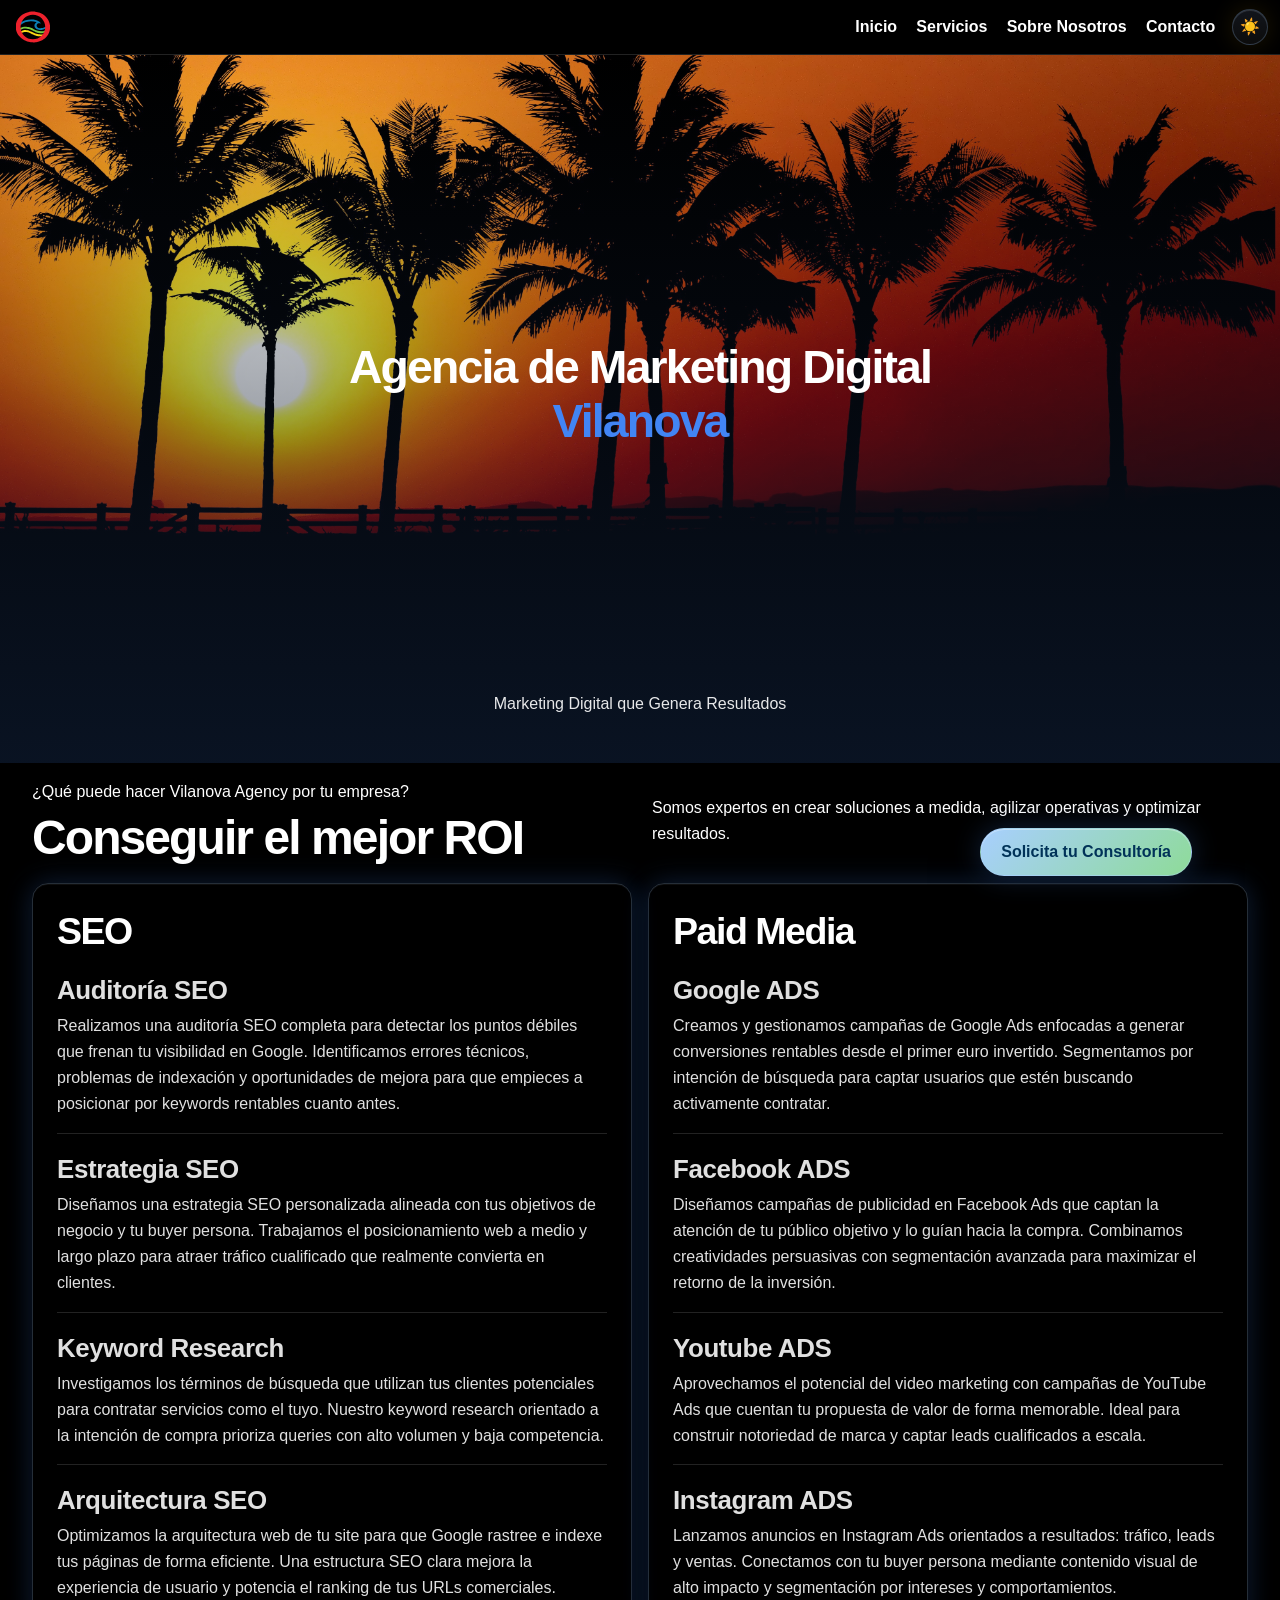
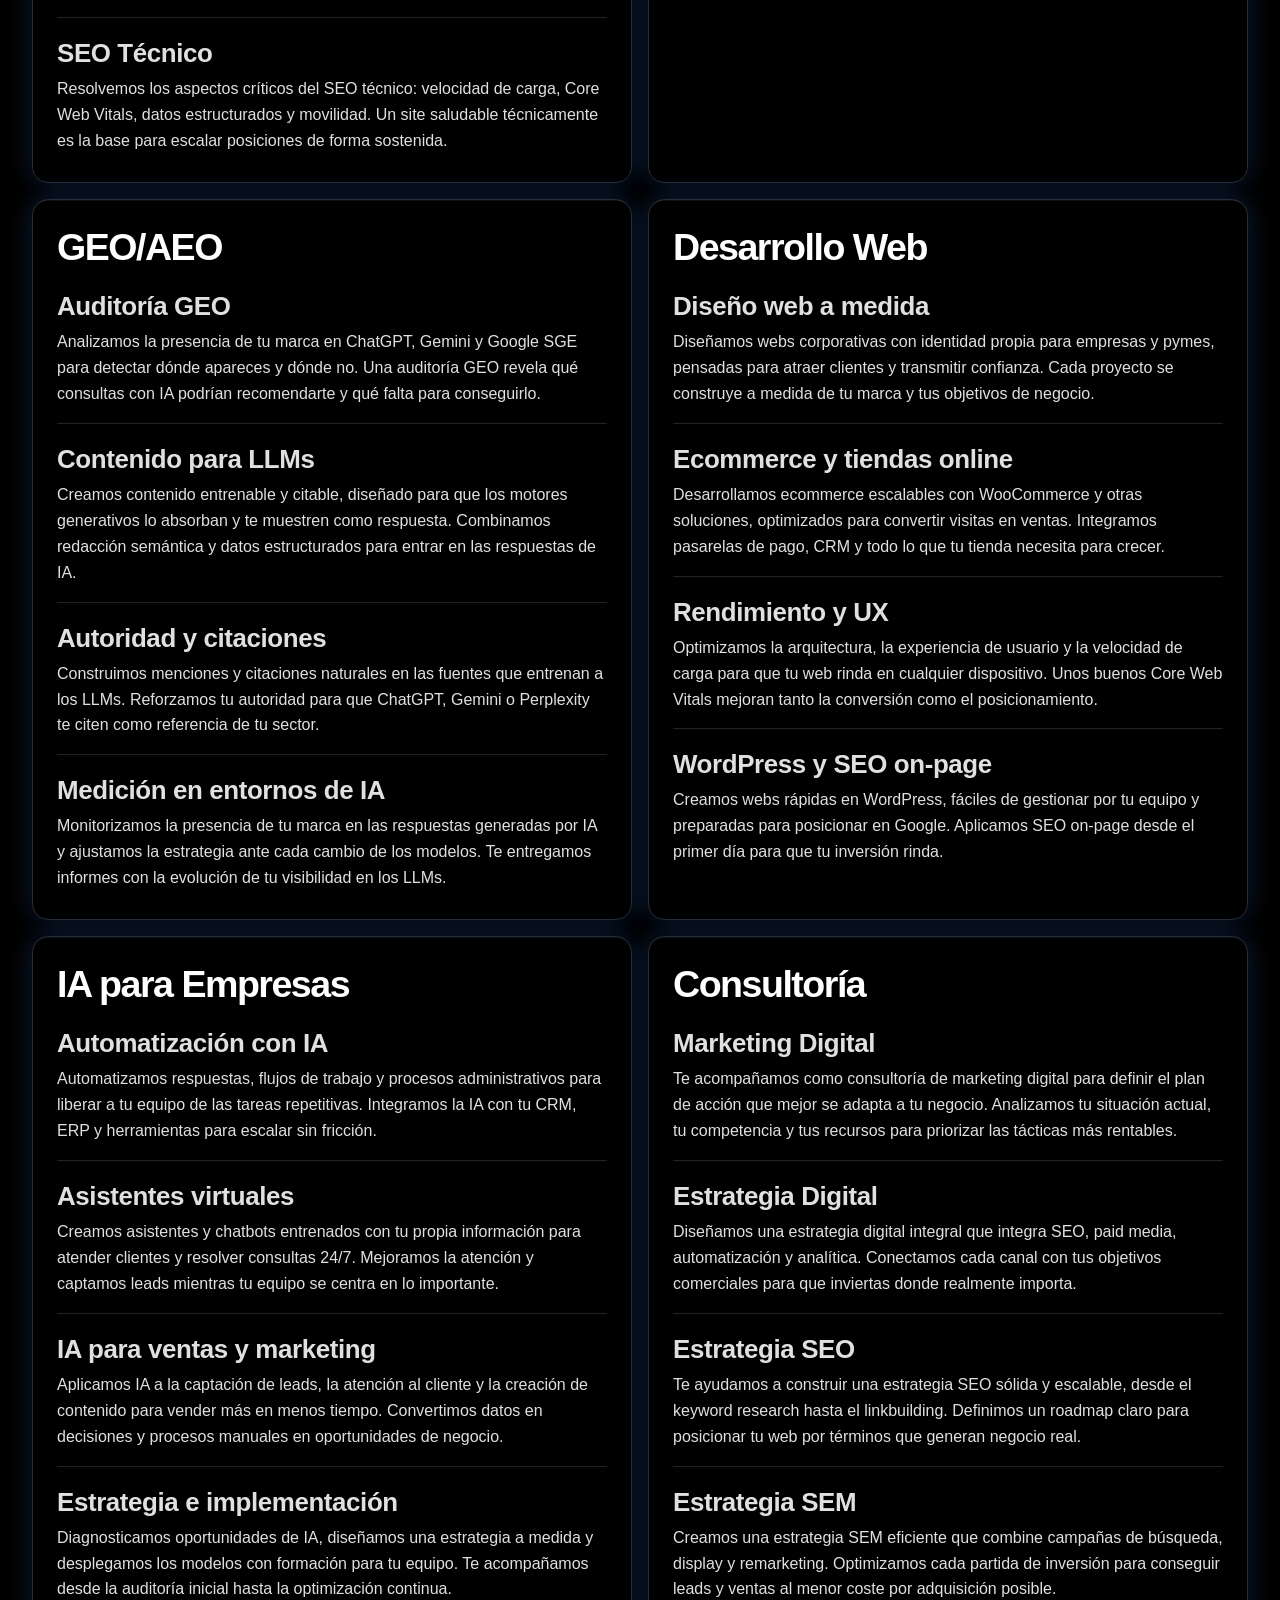
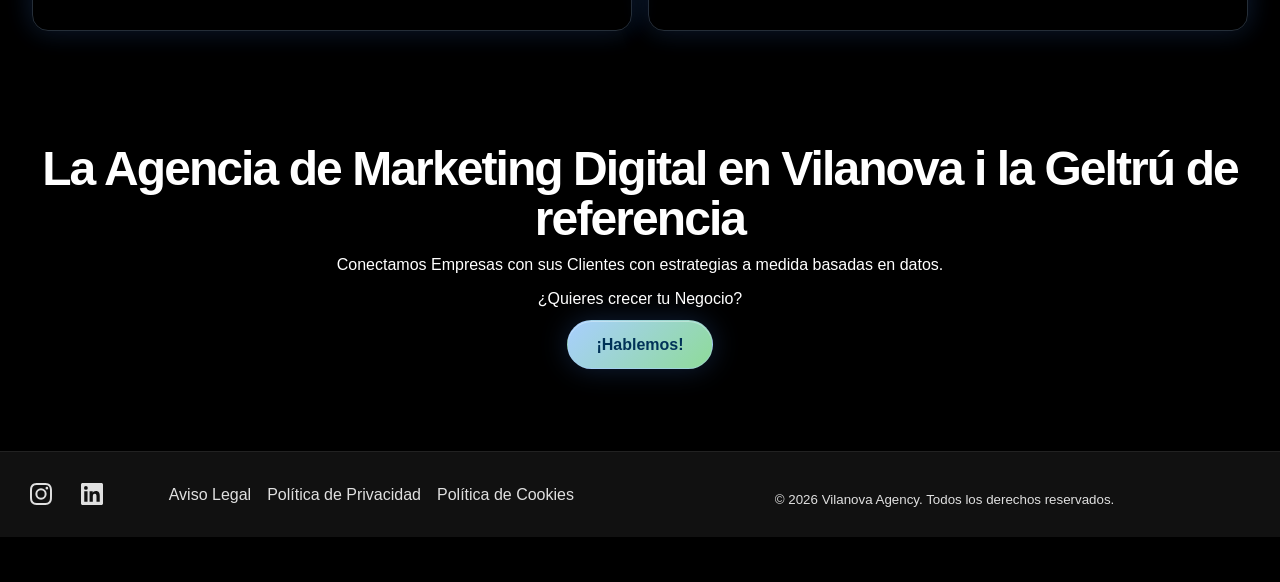
<file: index.html>
<!doctype html>
<html lang="es" data-theme="dark">
  <head>
    <meta charset="UTF-8" />
    <meta name="viewport" content="width=device-width, initial-scale=1.0" />
    <meta
      name="robots"
      content="index, follow, max-image-preview:large, max-snippet:-1, max-video-preview:-1"
    />
    <title>Agencia Digital en Vilanova i la Geltrú | Vilanova Agency</title>
    <meta
      name="description"
      content="Agencia de marketing digital en Vilanova i la Geltrú especializada en SEO, SEM, GEO/AEO, desarrollo web e IA para empresas locales del Garraf."
    />
    <link rel="canonical" href="index.html" />
    <meta
      property="og:title"
      content="Agencia Digital en Vilanova i la Geltrú | Vilanova Agency"
    />
    <meta
      property="og:description"
      content="Agencia de marketing digital en Vilanova i la Geltrú especializada en SEO, SEM, GEO/AEO, desarrollo web e IA para empresas locales del Garraf."
    />
    <meta property="og:type" content="website" />
    <meta property="og:site_name" content="Vilanova Agency" />
    <meta property="og:url" content="index.html" />
    <meta property="og:image" content="assets/img/layout/og-image.png" />
    <meta name="twitter:card" content="summary" />
    <meta
      name="twitter:title"
      content="Agencia Digital en Vilanova i la Geltrú | Vilanova Agency"
    />
    <meta
      name="twitter:description"
      content="Agencia de marketing digital en Vilanova i la Geltrú especializada en SEO, SEM, GEO/AEO, desarrollo web e IA para empresas locales del Garraf."
    />
    <script type="application/ld+json">
      {
        "@context": "https://schema.org",
        "@type": "Organization",
        "name": "Vilanova Agency",
        "url": "index.html",
        "logo": "logo_vilanova-agency.png",
        "description": "Agencia de marketing digital en Vilanova i la Geltrú especializada en SEO, SEM, GEO/AEO, desarrollo web e IA para empresas locales del Garraf.",
        "areaServed": [
          { "@type": "City", "name": "Vilanova i la Geltrú" },
          { "@type": "AdministrativeArea", "name": "Comarca del Garraf" }
        ],
        "email": "hola@vilanovaagency.com",
        "contactPoint": [
          {
            "@type": "ContactPoint",
            "telephone": "+34938141234",
            "contactType": "customer service"
          },
          {
            "@type": "ContactPoint",
            "telephone": "+34612345789",
            "contactType": "sales"
          }
        ],
        "sameAs": []
      }
    </script>
    <link rel="icon" href="assets/img/layout/favicon.svg" type="image/svg+xml">
    <link rel="icon" type="image/png" sizes="32x32" href="assets/img/layout/favicon-32x32.png">
    <link rel="icon" type="image/png" sizes="16x16" href="assets/img/layout/favicon-16x16.png">
    <link rel="apple-touch-icon" sizes="180x180" href="assets/img/layout/favicon-180x180.png"><script>
      (function () {
        try {
          var t = localStorage.getItem("vilanova-theme");
          if (t === "light" || t === "dark") {
            document.documentElement.setAttribute("data-theme", t);
          }
        } catch (e) {}
      })();
    </script>
    <link rel="stylesheet" href="css/style.css" />
  </head>

  <body>
    <a class="skip-link" href="#main-content">Saltar al contenido</a>
    <header>
      <a href="index.html" class="logo-link">
        <img src="assets/img/layout/favicon.svg" alt="Vilanova Agency" />
      </a>
      <button
        type="button"
        class="menu-toggle menu-icon"
        aria-label="Abrir menú"
        aria-expanded="false"
        aria-controls="main-nav"
      >
        ☰
      </button>
      <nav id="main-nav" aria-label="Menú principal">
        <ul>
          <li><a href="index.html" aria-current="page">Inicio</a></li>
          <li>
            <button
              type="button"
              class="nav-toggle"
              aria-expanded="false"
              aria-haspopup="true"
            >
              Servicios
            </button>
            <ul class="submenu">
              <li><a href="seo.html">SEO</a></li>
              <li><a href="sem.html">SEM</a></li>
              <li><a href="geo-aeo.html">GEO/AEO</a></li>
              <li><a href="desarrollo-web.html">Desarrollo Web</a></li>
              <li><a href="ia-empresas.html">IA para Empresas</a></li>
            </ul>
          </li>
          <li><a href="sobre-nosotros.html">Sobre Nosotros</a></li>
          <li><a href="contacto.html">Contacto</a></li>
        </ul>
      </nav>
      <button
        id="theme-toggle"
        class="theme-toggle"
        aria-label="Cambiar a tema claro"
        type="button"
      >
        ☀️
      </button>
    </header>
    <main id="main-content" tabindex="-1">
      <section class="hero-index">
        <h1 class="hero-title">
          Agencia de Marketing Digital <span class="vng">Vilanova</span>
        </h1>
        <p class="false-hero-title">Marketing Digital que Genera Resultados</p>
        <a href="contacto.html#formulario-contacto" class="btn hero-floating-cta"
          >Solicita tu Consultoría</a
        >
      </section>
      <section class="section-split">
        <div class="split-col">
          <p>¿Qué puede hacer Vilanova Agency por tu empresa?</p>
          <h2>Conseguir el mejor ROI</h2>
        </div>
        <div class="split-col">
          <p>
            Somos expertos en crear soluciones a medida, agilizar operativas y
            optimizar resultados.
          </p>
        </div>
      </section>
      <section class="services-index-card">
        <article class="seo-card card">
          <h2>
            <a href="seo.html">SEO</a>
          </h2>
          <ul>
            <li>
              <h3>Auditoría SEO</h3>
              <p>
                Realizamos una auditoría SEO completa para detectar los puntos
                débiles que frenan tu visibilidad en Google. Identificamos
                errores técnicos, problemas de indexación y oportunidades de
                mejora para que empieces a posicionar por keywords rentables
                cuanto antes.
              </p>
            </li>
            <li>
              <h3>Estrategia SEO</h3>
              <p>
                Diseñamos una estrategia SEO personalizada alineada con tus
                objetivos de negocio y tu buyer persona. Trabajamos el
                posicionamiento web a medio y largo plazo para atraer tráfico
                cualificado que realmente convierta en clientes.
              </p>
            </li>
            <li>
              <h3>Keyword Research</h3>
              <p>
                Investigamos los términos de búsqueda que utilizan tus clientes
                potenciales para contratar servicios como el tuyo. Nuestro
                keyword research orientado a la intención de compra prioriza
                queries con alto volumen y baja competencia.
              </p>
            </li>
            <li>
              <h3>Arquitectura SEO</h3>
              <p>
                Optimizamos la arquitectura web de tu site para que Google
                rastree e indexe tus páginas de forma eficiente. Una estructura
                SEO clara mejora la experiencia de usuario y potencia el ranking
                de tus URLs comerciales.
              </p>
            </li>
            <li>
              <h3>SEO Técnico</h3>
              <p>
                Resolvemos los aspectos críticos del SEO técnico: velocidad de
                carga, Core Web Vitals, datos estructurados y movilidad. Un site
                saludable técnicamente es la base para escalar posiciones de
                forma sostenida.
              </p>
            </li>
          </ul>
        </article>
        <article class="paid-card card">
          <h2>
            <a href="sem.html">Paid Media</a>
          </h2>
          <ul>
            <li>
              <h3>Google ADS</h3>
              <p>
                Creamos y gestionamos campañas de Google Ads enfocadas a generar
                conversiones rentables desde el primer euro invertido.
                Segmentamos por intención de búsqueda para captar usuarios que
                estén buscando activamente contratar.
              </p>
            </li>
            <li>
              <h3>Facebook ADS</h3>
              <p>
                Diseñamos campañas de publicidad en Facebook Ads que captan la
                atención de tu público objetivo y lo guían hacia la compra.
                Combinamos creatividades persuasivas con segmentación avanzada
                para maximizar el retorno de la inversión.
              </p>
            </li>
            <li>
              <h3>Youtube ADS</h3>
              <p>
                Aprovechamos el potencial del video marketing con campañas de
                YouTube Ads que cuentan tu propuesta de valor de forma
                memorable. Ideal para construir notoriedad de marca y captar
                leads cualificados a escala.
              </p>
            </li>
            <li>
              <h3>Instagram ADS</h3>
              <p>
                Lanzamos anuncios en Instagram Ads orientados a resultados:
                tráfico, leads y ventas. Conectamos con tu buyer persona
                mediante contenido visual de alto impacto y segmentación por
                intereses y comportamientos.
              </p>
            </li>
          </ul>
        </article>
        <article class="geo-card card">
          <h2>
            <a href="geo-aeo.html">GEO/AEO</a>
          </h2>
          <ul>
            <li>
              <h3>Auditoría GEO</h3>
              <p>
                Analizamos la presencia de tu marca en ChatGPT, Gemini y Google
                SGE para detectar dónde apareces y dónde no. Una auditoría GEO
                revela qué consultas con IA podrían recomendarte y qué falta
                para conseguirlo.
              </p>
            </li>
            <li>
              <h3>Contenido para LLMs</h3>
              <p>
                Creamos contenido entrenable y citable, diseñado para que los
                motores generativos lo absorban y te muestren como respuesta.
                Combinamos redacción semántica y datos estructurados para entrar
                en las respuestas de IA.
              </p>
            </li>
            <li>
              <h3>Autoridad y citaciones</h3>
              <p>
                Construimos menciones y citaciones naturales en las fuentes que
                entrenan a los LLMs. Reforzamos tu autoridad para que ChatGPT,
                Gemini o Perplexity te citen como referencia de tu sector.
              </p>
            </li>
            <li>
              <h3>Medición en entornos de IA</h3>
              <p>
                Monitorizamos la presencia de tu marca en las respuestas
                generadas por IA y ajustamos la estrategia ante cada cambio de
                los modelos. Te entregamos informes con la evolución de tu
                visibilidad en los LLMs.
              </p>
            </li>
          </ul>
        </article>
        <article class="web-card card">
          <h2>
            <a href="desarrollo-web.html">Desarrollo Web</a>
          </h2>
          <ul>
            <li>
              <h3>Diseño web a medida</h3>
              <p>
                Diseñamos webs corporativas con identidad propia para empresas y
                pymes, pensadas para atraer clientes y transmitir confianza.
                Cada proyecto se construye a medida de tu marca y tus objetivos
                de negocio.
              </p>
            </li>
            <li>
              <h3>Ecommerce y tiendas online</h3>
              <p>
                Desarrollamos ecommerce escalables con WooCommerce y otras
                soluciones, optimizados para convertir visitas en ventas.
                Integramos pasarelas de pago, CRM y todo lo que tu tienda
                necesita para crecer.
              </p>
            </li>
            <li>
              <h3>Rendimiento y UX</h3>
              <p>
                Optimizamos la arquitectura, la experiencia de usuario y la
                velocidad de carga para que tu web rinda en cualquier
                dispositivo. Unos buenos Core Web Vitals mejoran tanto la
                conversión como el posicionamiento.
              </p>
            </li>
            <li>
              <h3>WordPress y SEO on-page</h3>
              <p>
                Creamos webs rápidas en WordPress, fáciles de gestionar por tu
                equipo y preparadas para posicionar en Google. Aplicamos SEO
                on-page desde el primer día para que tu inversión rinda.
              </p>
            </li>
          </ul>
        </article>
        <article class="ia-card card">
          <h2>
            <a href="ia-empresas.html">IA para Empresas</a>
          </h2>
          <ul>
            <li>
              <h3>Automatización con IA</h3>
              <p>
                Automatizamos respuestas, flujos de trabajo y procesos
                administrativos para liberar a tu equipo de las tareas
                repetitivas. Integramos la IA con tu CRM, ERP y herramientas
                para escalar sin fricción.
              </p>
            </li>
            <li>
              <h3>Asistentes virtuales</h3>
              <p>
                Creamos asistentes y chatbots entrenados con tu propia
                información para atender clientes y resolver consultas 24/7.
                Mejoramos la atención y captamos leads mientras tu equipo se
                centra en lo importante.
              </p>
            </li>
            <li>
              <h3>IA para ventas y marketing</h3>
              <p>
                Aplicamos IA a la captación de leads, la atención al cliente y
                la creación de contenido para vender más en menos tiempo.
                Convertimos datos en decisiones y procesos manuales en
                oportunidades de negocio.
              </p>
            </li>
            <li>
              <h3>Estrategia e implementación</h3>
              <p>
                Diagnosticamos oportunidades de IA, diseñamos una estrategia a
                medida y desplegamos los modelos con formación para tu equipo.
                Te acompañamos desde la auditoría inicial hasta la optimización
                continua.
              </p>
            </li>
          </ul>
        </article>
        <article class="consulting-card card">
          <h2>
            <a href="contacto.html#formulario-contacto">Consultoría</a>
          </h2>
          <ul>
            <li>
              <h3>Marketing Digital</h3>
              <p>
                Te acompañamos como consultoría de marketing digital para
                definir el plan de acción que mejor se adapta a tu negocio.
                Analizamos tu situación actual, tu competencia y tus recursos
                para priorizar las tácticas más rentables.
              </p>
            </li>
            <li>
              <h3>Estrategia Digital</h3>
              <p>
                Diseñamos una estrategia digital integral que integra SEO, paid
                media, automatización y analítica. Conectamos cada canal con tus
                objetivos comerciales para que inviertas donde realmente
                importa.
              </p>
            </li>
            <li>
              <h3>Estrategia SEO</h3>
              <p>
                Te ayudamos a construir una estrategia SEO sólida y escalable,
                desde el keyword research hasta el linkbuilding. Definimos un
                roadmap claro para posicionar tu web por términos que generan
                negocio real.
              </p>
            </li>
            <li>
              <h3>Estrategia SEM</h3>
              <p>
                Creamos una estrategia SEM eficiente que combine campañas de
                búsqueda, display y remarketing. Optimizamos cada partida de
                inversión para conseguir leads y ventas al menor coste por
                adquisición posible.
              </p>
            </li>
          </ul>
        </article>
      </section>
      <section data-floating-cta-stop>
        <h2>
          La Agencia de Marketing Digital en Vilanova i la Geltrú de referencia
        </h2>
        <p>
          Conectamos Empresas con sus Clientes con estrategias a medida basadas
          en datos.
        </p>
        <p>¿Quieres crecer tu Negocio?</p>
        <a href="contacto.html#formulario-contacto" class="btn">¡Hablemos!</a>
      </section>
    </main>
    <footer>
      <nav aria-label="Social">
        <ul>
          <li>
            <a
              href="https://instagram.com" aria-label="Instagram"
              target="_blank"
              rel="noopener noreferrer"
              ><svg xmlns="http://www.w3.org/2000/svg" viewBox="0 0 24 24" width="22" height="22" fill="currentColor" aria-hidden="true"><path d="M12 2.163c3.204 0 3.584.012 4.85.07 3.252.148 4.771 1.691 4.919 4.919.058 1.265.069 1.645.069 4.849 0 3.205-.012 3.584-.069 4.849-.149 3.225-1.664 4.771-4.919 4.919-1.266.058-1.644.07-4.85.07-3.204 0-3.584-.012-4.849-.07-3.26-.149-4.771-1.699-4.919-4.92-.058-1.265-.07-1.644-.07-4.849 0-3.204.013-3.583.07-4.849.149-3.227 1.664-4.771 4.919-4.919 1.266-.057 1.645-.069 4.849-.069zM12 0C8.741 0 8.333.014 7.053.072 2.695.272.273 2.69.073 7.052.014 8.333 0 8.741 0 12c0 3.259.014 3.668.072 4.948.2 4.358 2.618 6.78 6.98 6.98C8.333 23.986 8.741 24 12 24c3.259 0 3.668-.014 4.948-.072 4.354-.2 6.782-2.618 6.979-6.98.059-1.28.073-1.689.073-4.948 0-3.259-.014-3.667-.072-4.947-.196-4.354-2.617-6.78-6.979-6.98C15.668.014 15.259 0 12 0zm0 5.838a6.162 6.162 0 100 12.324 6.162 6.162 0 000-12.324zM12 16a4 4 0 110-8 4 4 0 010 8zm6.406-11.845a1.44 1.44 0 100 2.881 1.44 1.44 0 000-2.881z"/></svg></a
            >
          </li>
          <li>
            <a
              href="https://linkedin.com" aria-label="LinkedIn"
              target="_blank"
              rel="noopener noreferrer"
              ><svg xmlns="http://www.w3.org/2000/svg" viewBox="0 0 24 24" width="22" height="22" fill="currentColor" aria-hidden="true"><path d="M20.447 20.452h-3.554v-5.569c0-1.328-.027-3.037-1.852-3.037-1.853 0-2.136 1.445-2.136 2.939v5.667H9.351V9h3.414v1.561h.046c.477-.9 1.637-1.85 3.37-1.85 3.601 0 4.267 2.37 4.267 5.455v6.286zM5.337 7.433a2.062 2.062 0 01-2.063-2.065 2.064 2.064 0 112.063 2.065zm1.782 13.019H3.555V9h3.564v11.452zM22.225 0H1.771C.792 0 0 .774 0 1.729v20.542C0 23.227.792 24 1.771 24h20.451C23.2 24 24 23.227 24 22.271V1.729C24 .774 23.2 0 22.222 0h.003z"/></svg></a
            >
          </li>
        </ul>
      </nav>
      <nav aria-label="Legal">
        <ul>
          <li><a href="aviso-legal.html">Aviso Legal</a></li>
          <li><a href="politica-privacidad.html">Política de Privacidad</a></li>
          <li><a href="politica-cookies.html">Política de Cookies</a></li>
        </ul>
      </nav>
      <p>
        <small
          >&copy <span id="year"></span> Vilanova Agency. Todos los derechos
          reservados.</small
        >
      </p>
    </footer>
    <script src="js/main.js"></script>
  </body>
</html>
</file>
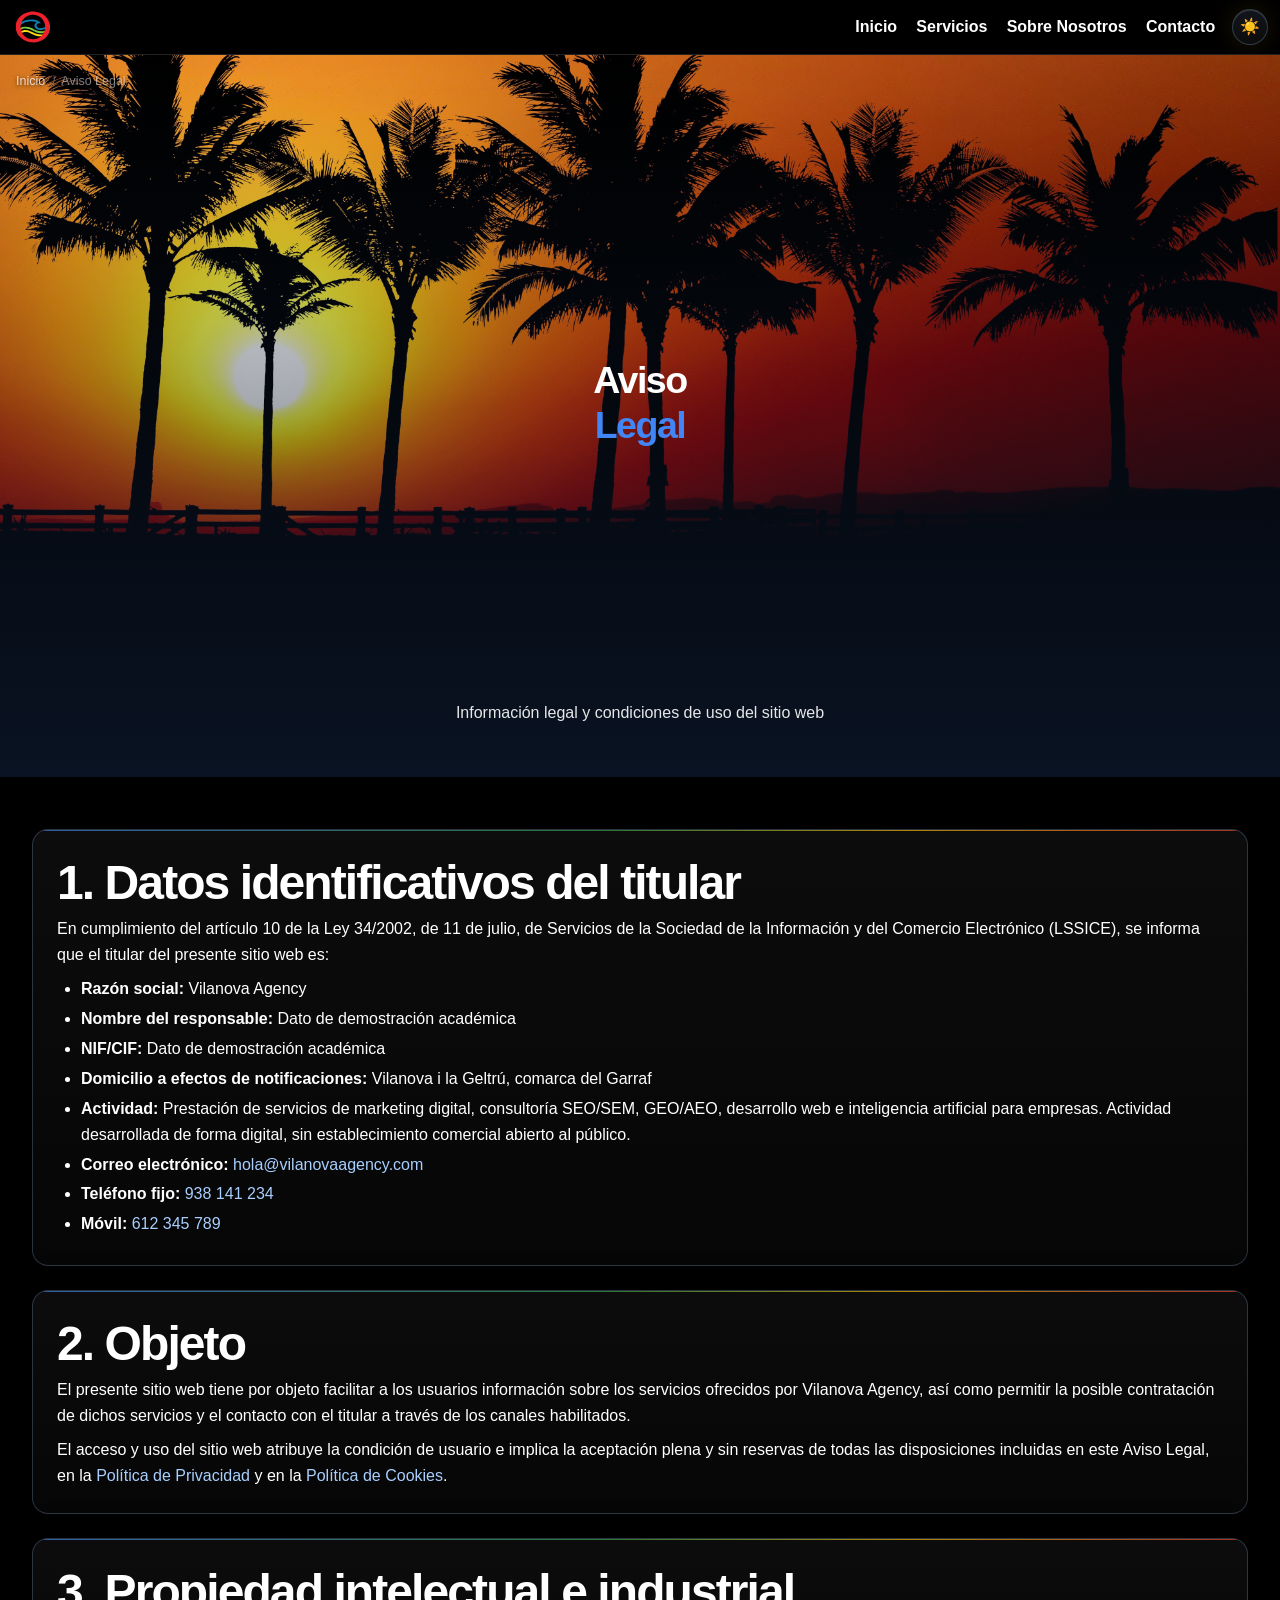
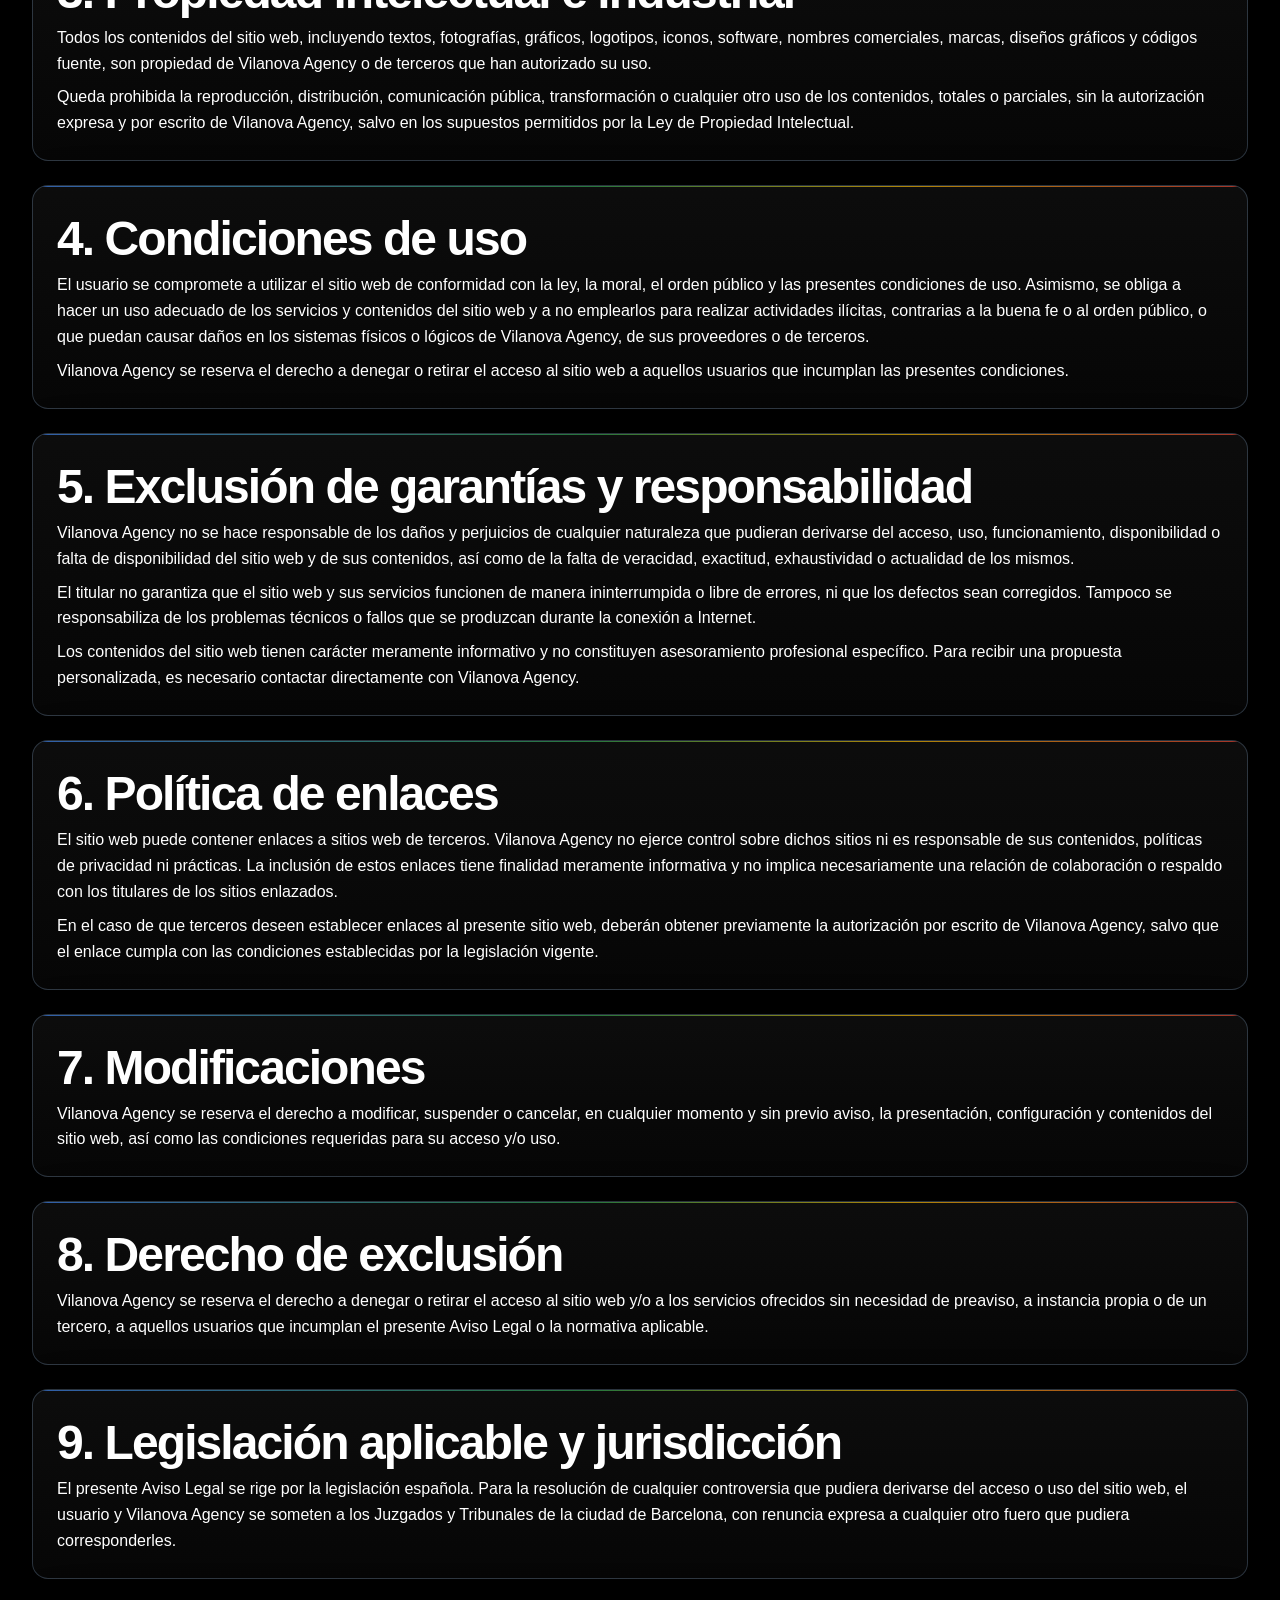
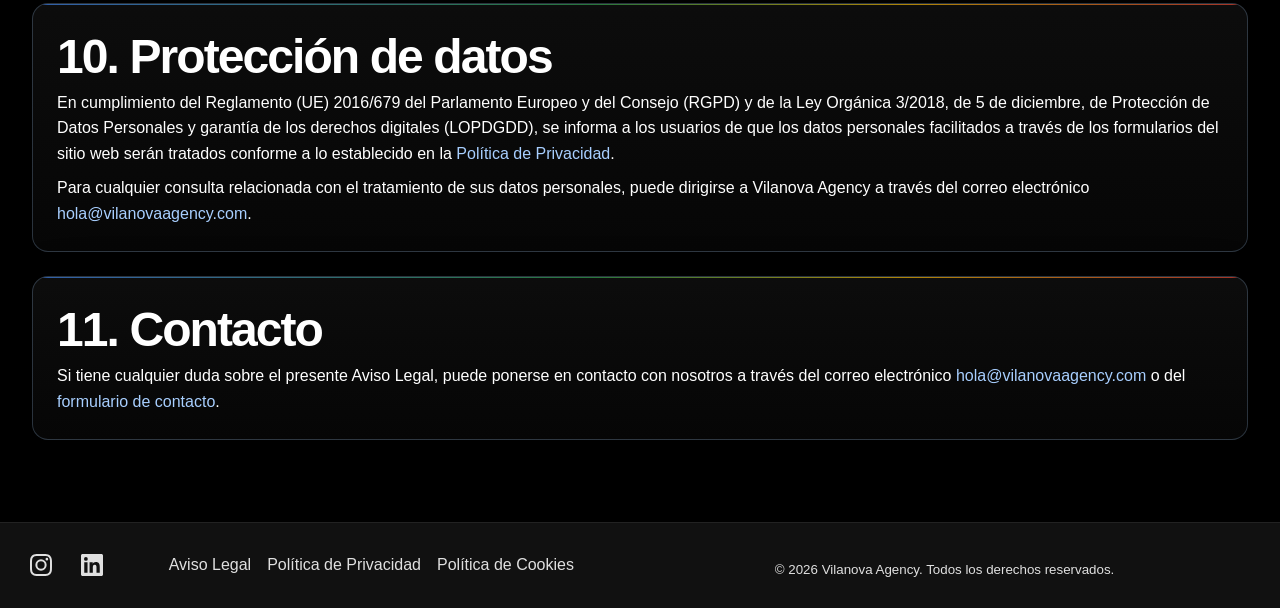
<file: aviso-legal.html>
<!DOCTYPE html>
<html lang="es" data-theme="dark">

<head>
  <meta charset="UTF-8">
  <meta name="viewport" content="width=device-width, initial-scale=1.0">
  <meta name='robots' content='index, follow, max-image-preview:large, max-snippet:-1, max-video-preview:-1' />
  <title>Aviso Legal | Vilanova Agency</title>
  <meta name="description"
    content="Aviso legal de Vilanova Agency. Información sobre el titular de la web, propiedad intelectual, condiciones de uso y legislación aplicable." />
  <link rel="canonical" href="aviso-legal.html">
  <meta property="og:title" content="Aviso Legal | Vilanova Agency">
  <meta property="og:description" content="Aviso legal de Vilanova Agency. Información sobre el titular de la web, propiedad intelectual, condiciones de uso y legislación aplicable.">
  <meta property="og:type" content="website">
  <meta property="og:site_name" content="Vilanova Agency">
  <meta property="og:url" content="aviso-legal.html">
  <meta property="og:image" content="assets/img/layout/og-image.png">
  <meta name="twitter:card" content="summary">
  <meta name="twitter:title" content="Aviso Legal | Vilanova Agency">
  <meta name="twitter:description" content="Aviso legal de Vilanova Agency. Información sobre el titular de la web, propiedad intelectual, condiciones de uso y legislación aplicable.">
    <link rel="icon" href="assets/img/layout/favicon.svg" type="image/svg+xml">
    <link rel="icon" type="image/png" sizes="32x32" href="assets/img/layout/favicon-32x32.png">
    <link rel="icon" type="image/png" sizes="16x16" href="assets/img/layout/favicon-16x16.png">
    <link rel="apple-touch-icon" sizes="180x180" href="assets/img/layout/favicon-180x180.png"><script>(function(){try{var t=localStorage.getItem('vilanova-theme');if(t==='light'||t==='dark'){document.documentElement.setAttribute('data-theme',t);}}catch(e){}})();</script>
  <link rel="stylesheet" href="css/style.css">
    <script type="application/ld+json">
      {"@context": "https://schema.org", "@type": "BreadcrumbList", "itemListElement": [{"@type": "ListItem", "position": 1, "name": "Inicio", "item": "index.html"}, {"@type": "ListItem", "position": 2, "name": "Aviso Legal", "item": "aviso-legal.html"}]}
    </script>
</head>

<body>
  <a class="skip-link" href="#main-content">Saltar al contenido</a>
  <header>
    <a href="index.html" class="logo-link">
      <img src="assets/img/layout/favicon.svg" alt="Vilanova Agency">
    </a>
    <button type="button" class="menu-toggle menu-icon" aria-label="Abrir menú" aria-expanded="false" aria-controls="main-nav">☰</button>
    <nav id="main-nav" aria-label="Menú principal">
      <ul>
        <li><a href="index.html">Inicio</a></li>
        <li><button type="button" class="nav-toggle" aria-expanded="false" aria-haspopup="true">Servicios</button>
          <ul class="submenu">
            <li><a href="seo.html">SEO</a></li>
            <li><a href="sem.html">SEM</a></li>
            <li><a href="geo-aeo.html">GEO/AEO</a></li>
            <li><a href="desarrollo-web.html">Desarrollo Web</a></li>
            <li><a href="ia-empresas.html">IA para Empresas</a></li>
          </ul>
        </li>
        <li><a href="sobre-nosotros.html">Sobre Nosotros</a></li>
        <li><a href="contacto.html">Contacto</a></li>
      </ul>
      </nav>
    <button id="theme-toggle" class="theme-toggle" aria-label="Cambiar a tema claro" type="button">☀️</button>

    </header>

  <main id="main-content" tabindex="-1" class="legal">
    <section class="hero-legal">
      <nav class="breadcrumb" aria-label="Migas de pan">
        <ul>
          <li><a href="index.html">Inicio</a></li>
          <li aria-current="page">Aviso Legal</li>
        </ul>
      </nav>

      <h1 class="hero-title">Aviso <span class="vng">Legal</span></h1>
      <p class="false-hero-title">Información legal y condiciones de uso del sitio web</p>
    </section>

    <section class="contenido-legal">
      <article class="content-block">
        <h2>1. Datos identificativos del titular</h2>
        <p>En cumplimiento del artículo 10 de la Ley 34/2002, de 11 de julio, de Servicios de la Sociedad de la
          Información y del Comercio Electrónico (LSSICE), se informa que el titular del presente sitio web es:</p>
        <ul>
          <li><strong>Razón social:</strong> Vilanova Agency</li>
          <li><strong>Nombre del responsable:</strong> Dato de demostración académica</li>
          <li><strong>NIF/CIF:</strong> Dato de demostración académica</li>
          <li><strong>Domicilio a efectos de notificaciones:</strong> Vilanova i la Geltrú, comarca del Garraf</li>
          <li><strong>Actividad:</strong> Prestación de servicios de marketing digital, consultoría SEO/SEM, GEO/AEO, desarrollo web e inteligencia artificial para empresas. Actividad desarrollada de forma digital, sin establecimiento comercial abierto al público.</li>
          <li><strong>Correo electrónico:</strong> <a href="mailto:hola@vilanovaagency.com">hola@vilanovaagency.com</a></li>
          <li><strong>Teléfono fijo:</strong> <a href="tel:+34938141234">938 141 234</a></li>
          <li><strong>Móvil:</strong> <a href="tel:+34612345789">612 345 789</a></li>
        </ul>
      </article>

      <article class="content-block">
        <h2>2. Objeto</h2>
        <p>El presente sitio web tiene por objeto facilitar a los usuarios información sobre los servicios ofrecidos por Vilanova Agency, así como permitir la posible contratación de dichos servicios y el contacto con el titular a través de los canales habilitados.</p>
        <p>El acceso y uso del sitio web atribuye la condición de usuario e implica la aceptación plena y sin reservas de todas las disposiciones incluidas en este Aviso Legal, en la <a href="politica-privacidad.html">Política de Privacidad</a> y en la <a href="politica-cookies.html">Política de Cookies</a>.</p>
      </article>

      <article class="content-block">
        <h2>3. Propiedad intelectual e industrial</h2>
        <p>Todos los contenidos del sitio web, incluyendo textos, fotografías, gráficos, logotipos, iconos, software, nombres comerciales, marcas, diseños gráficos y códigos fuente, son propiedad de Vilanova Agency o de terceros que han autorizado su uso.</p>
        <p>Queda prohibida la reproducción, distribución, comunicación pública, transformación o cualquier otro uso de los contenidos, totales o parciales, sin la autorización expresa y por escrito de Vilanova Agency, salvo en los supuestos permitidos por la Ley de Propiedad Intelectual.</p>
      </article>

      <article class="content-block">
        <h2>4. Condiciones de uso</h2>
        <p>El usuario se compromete a utilizar el sitio web de conformidad con la ley, la moral, el orden público y las presentes condiciones de uso. Asimismo, se obliga a hacer un uso adecuado de los servicios y contenidos del sitio web y a no emplearlos para realizar actividades ilícitas, contrarias a la buena fe o al orden público, o que puedan causar daños en los sistemas físicos o lógicos de Vilanova Agency, de sus proveedores o de terceros.</p>
        <p>Vilanova Agency se reserva el derecho a denegar o retirar el acceso al sitio web a aquellos usuarios que incumplan las presentes condiciones.</p>
      </article>

      <article class="content-block">
        <h2>5. Exclusión de garantías y responsabilidad</h2>
        <p>Vilanova Agency no se hace responsable de los daños y perjuicios de cualquier naturaleza que pudieran derivarse del acceso, uso, funcionamiento, disponibilidad o falta de disponibilidad del sitio web y de sus contenidos, así como de la falta de veracidad, exactitud, exhaustividad o actualidad de los mismos.</p>
        <p>El titular no garantiza que el sitio web y sus servicios funcionen de manera ininterrumpida o libre de errores, ni que los defectos sean corregidos. Tampoco se responsabiliza de los problemas técnicos o fallos que se produzcan durante la conexión a Internet.</p>
        <p>Los contenidos del sitio web tienen carácter meramente informativo y no constituyen asesoramiento profesional específico. Para recibir una propuesta personalizada, es necesario contactar directamente con Vilanova Agency.</p>
      </article>

      <article class="content-block">
        <h2>6. Política de enlaces</h2>
        <p>El sitio web puede contener enlaces a sitios web de terceros. Vilanova Agency no ejerce control sobre dichos sitios ni es responsable de sus contenidos, políticas de privacidad ni prácticas. La inclusión de estos enlaces tiene finalidad meramente informativa y no implica necesariamente una relación de colaboración o respaldo con los titulares de los sitios enlazados.</p>
        <p>En el caso de que terceros deseen establecer enlaces al presente sitio web, deberán obtener previamente la autorización por escrito de Vilanova Agency, salvo que el enlace cumpla con las condiciones establecidas por la legislación vigente.</p>
      </article>

      <article class="content-block">
        <h2>7. Modificaciones</h2>
        <p>Vilanova Agency se reserva el derecho a modificar, suspender o cancelar, en cualquier momento y sin previo aviso, la presentación, configuración y contenidos del sitio web, así como las condiciones requeridas para su acceso y/o uso.</p>
      </article>

      <article class="content-block">
        <h2>8. Derecho de exclusión</h2>
        <p>Vilanova Agency se reserva el derecho a denegar o retirar el acceso al sitio web y/o a los servicios ofrecidos sin necesidad de preaviso, a instancia propia o de un tercero, a aquellos usuarios que incumplan el presente Aviso Legal o la normativa aplicable.</p>
      </article>

      <article class="content-block">
        <h2>9. Legislación aplicable y jurisdicción</h2>
        <p>El presente Aviso Legal se rige por la legislación española. Para la resolución de cualquier controversia que pudiera derivarse del acceso o uso del sitio web, el usuario y Vilanova Agency se someten a los Juzgados y Tribunales de la ciudad de Barcelona, con renuncia expresa a cualquier otro fuero que pudiera corresponderles.</p>
      </article>

      <article class="content-block">
        <h2>10. Protección de datos</h2>
        <p>En cumplimiento del Reglamento (UE) 2016/679 del Parlamento Europeo y del Consejo (RGPD) y de la Ley Orgánica 3/2018, de 5 de diciembre, de Protección de Datos Personales y garantía de los derechos digitales (LOPDGDD), se informa a los usuarios de que los datos personales facilitados a través de los formularios del sitio web serán tratados conforme a lo establecido en la <a href="politica-privacidad.html">Política de Privacidad</a>.</p>
        <p>Para cualquier consulta relacionada con el tratamiento de sus datos personales, puede dirigirse a Vilanova Agency a través del correo electrónico <a href="mailto:hola@vilanovaagency.com">hola@vilanovaagency.com</a>.</p>
      </article>

      <article class="content-block">
        <h2>11. Contacto</h2>
        <p>Si tiene cualquier duda sobre el presente Aviso Legal, puede ponerse en contacto con nosotros a través del correo electrónico <a href="mailto:hola@vilanovaagency.com">hola@vilanovaagency.com</a> o del <a href="contacto.html#formulario-contacto">formulario de contacto</a>.</p>
      </article>
    </section>
  </main>

  <footer>
    <nav aria-label="Social">
      <ul>
        <li><a href="https://instagram.com" aria-label="Instagram" target="_blank" rel="noopener noreferrer"><svg xmlns="http://www.w3.org/2000/svg" viewBox="0 0 24 24" width="22" height="22" fill="currentColor" aria-hidden="true"><path d="M12 2.163c3.204 0 3.584.012 4.85.07 3.252.148 4.771 1.691 4.919 4.919.058 1.265.069 1.645.069 4.849 0 3.205-.012 3.584-.069 4.849-.149 3.225-1.664 4.771-4.919 4.919-1.266.058-1.644.07-4.85.07-3.204 0-3.584-.012-4.849-.07-3.26-.149-4.771-1.699-4.919-4.92-.058-1.265-.07-1.644-.07-4.849 0-3.204.013-3.583.07-4.849.149-3.227 1.664-4.771 4.919-4.919 1.266-.057 1.645-.069 4.849-.069zM12 0C8.741 0 8.333.014 7.053.072 2.695.272.273 2.69.073 7.052.014 8.333 0 8.741 0 12c0 3.259.014 3.668.072 4.948.2 4.358 2.618 6.78 6.98 6.98C8.333 23.986 8.741 24 12 24c3.259 0 3.668-.014 4.948-.072 4.354-.2 6.782-2.618 6.979-6.98.059-1.28.073-1.689.073-4.948 0-3.259-.014-3.667-.072-4.947-.196-4.354-2.617-6.78-6.979-6.98C15.668.014 15.259 0 12 0zm0 5.838a6.162 6.162 0 100 12.324 6.162 6.162 0 000-12.324zM12 16a4 4 0 110-8 4 4 0 010 8zm6.406-11.845a1.44 1.44 0 100 2.881 1.44 1.44 0 000-2.881z"/></svg></a></li>
        <li><a href="https://linkedin.com" aria-label="LinkedIn" target="_blank" rel="noopener noreferrer"><svg xmlns="http://www.w3.org/2000/svg" viewBox="0 0 24 24" width="22" height="22" fill="currentColor" aria-hidden="true"><path d="M20.447 20.452h-3.554v-5.569c0-1.328-.027-3.037-1.852-3.037-1.853 0-2.136 1.445-2.136 2.939v5.667H9.351V9h3.414v1.561h.046c.477-.9 1.637-1.85 3.37-1.85 3.601 0 4.267 2.37 4.267 5.455v6.286zM5.337 7.433a2.062 2.062 0 01-2.063-2.065 2.064 2.064 0 112.063 2.065zm1.782 13.019H3.555V9h3.564v11.452zM22.225 0H1.771C.792 0 0 .774 0 1.729v20.542C0 23.227.792 24 1.771 24h20.451C23.2 24 24 23.227 24 22.271V1.729C24 .774 23.2 0 22.222 0h.003z"/></svg></a></li>
      </ul>
    </nav>
    <nav aria-label="Legal">
      <ul>
        <li><a href="aviso-legal.html" aria-current="page">Aviso Legal</a></li>
        <li><a href="politica-privacidad.html">Política de Privacidad</a></li>
        <li><a href="politica-cookies.html">Política de Cookies</a></li>
      </ul>
    </nav>
    <p><small>&copy <span id="year"></span> Vilanova Agency. Todos los derechos reservados.</small></p>
  </footer>
  <script src="js/main.js"></script>
</body>

</html>
</file>
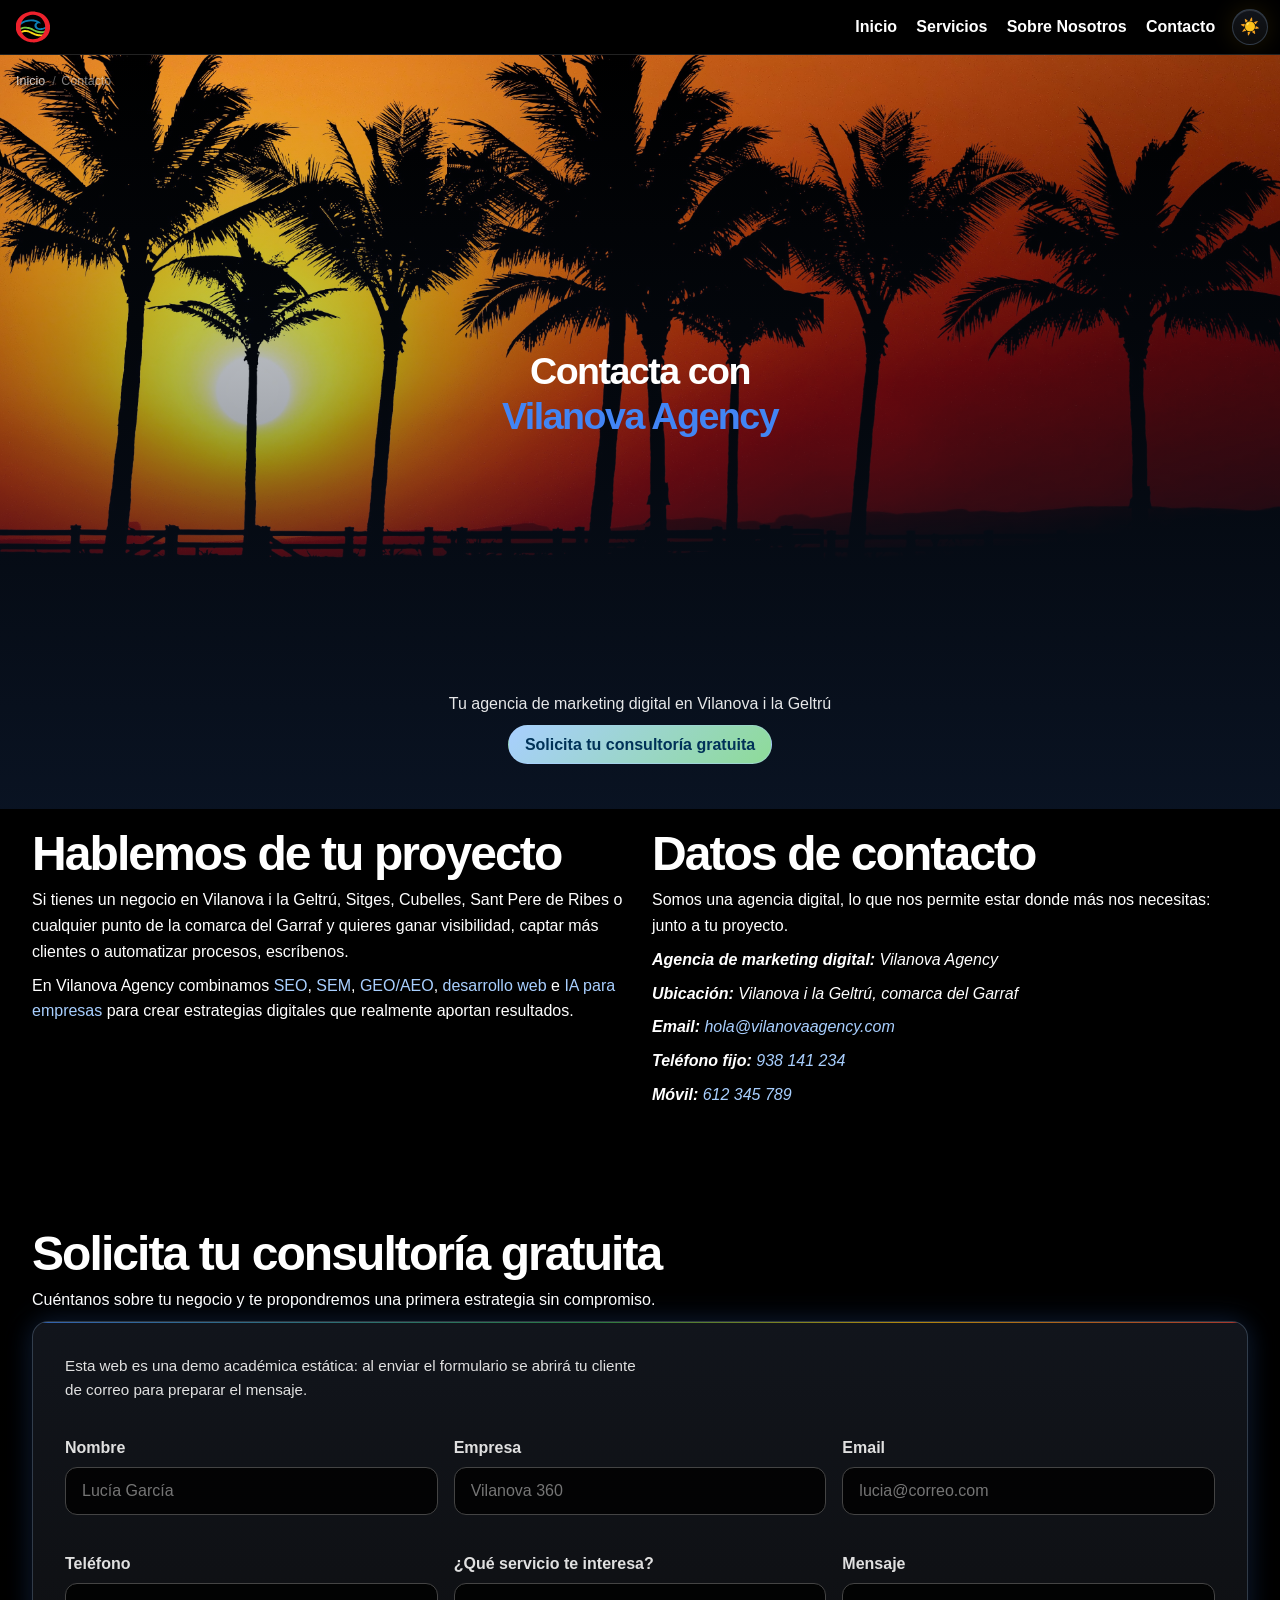
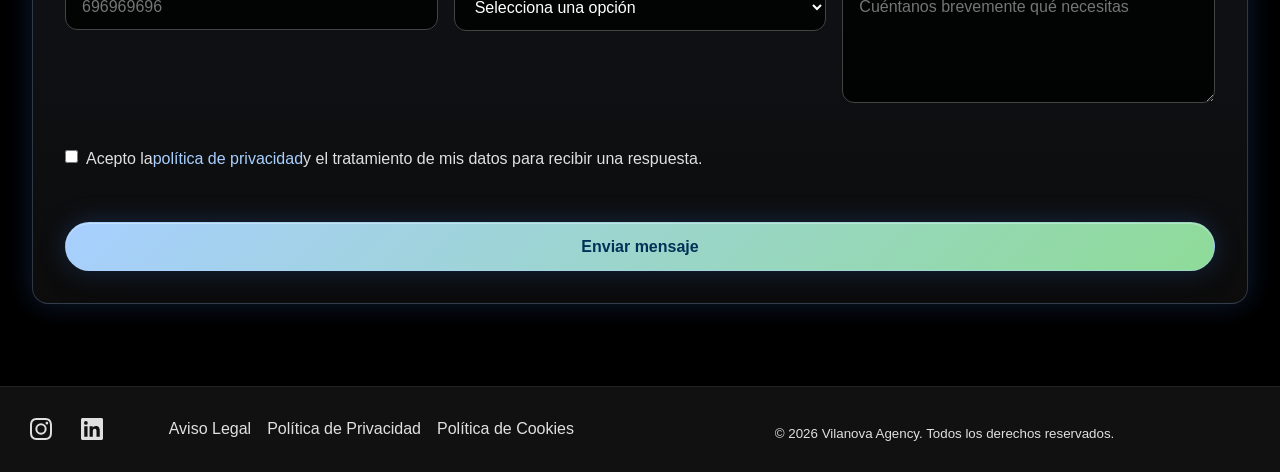
<file: contacto.html>
<!doctype html>
<html lang="es" data-theme="dark">
  <head>
    <meta charset="UTF-8" />
    <meta name="viewport" content="width=device-width, initial-scale=1.0" />
    <meta
      name="robots"
      content="index, follow, max-image-preview:large, max-snippet:-1, max-video-preview:-1"
    />
    <title>Contacto | Vilanova Agency</title>
    <meta
      name="description"
      content="Contacta con Vilanova Agency para SEO, SEM, GEO/AEO, desarrollo web e IA para empresas locales de Vilanova i la Geltrú y el Garraf."
    />
    <link rel="canonical" href="contacto.html" />
    <meta property="og:title" content="Contacto | Vilanova Agency" />
    <meta
      property="og:description"
      content="Contacta con Vilanova Agency para SEO, SEM, GEO/AEO, desarrollo web e IA para empresas locales de Vilanova i la Geltrú y el Garraf."
    />
    <meta property="og:type" content="website" />
    <meta property="og:site_name" content="Vilanova Agency" />
    <meta property="og:url" content="contacto.html" />
    <meta property="og:image" content="assets/img/layout/og-image.png" />
    <meta name="twitter:card" content="summary" />
    <meta name="twitter:title" content="Contacto | Vilanova Agency" />
    <meta
      name="twitter:description"
      content="Contacta con Vilanova Agency para SEO, SEM, GEO/AEO, desarrollo web e IA para empresas locales de Vilanova i la Geltrú y el Garraf."
    />
    <link rel="icon" href="assets/img/layout/favicon.svg" type="image/svg+xml">
    <link rel="icon" type="image/png" sizes="32x32" href="assets/img/layout/favicon-32x32.png">
    <link rel="icon" type="image/png" sizes="16x16" href="assets/img/layout/favicon-16x16.png">
    <link rel="apple-touch-icon" sizes="180x180" href="assets/img/layout/favicon-180x180.png"><script>
      (function () {
        try {
          var t = localStorage.getItem("vilanova-theme");
          if (t === "light" || t === "dark") {
            document.documentElement.setAttribute("data-theme", t);
          }
        } catch (e) {}
      })();
    </script>
    <link rel="stylesheet" href="css/style.css" />
    <script type="application/ld+json">
      {"@context": "https://schema.org", "@type": "BreadcrumbList", "itemListElement": [{"@type": "ListItem", "position": 1, "name": "Inicio", "item": "index.html"}, {"@type": "ListItem", "position": 2, "name": "Contacto", "item": "contacto.html"}]}
    </script>
  </head>

  <body>
    <a class="skip-link" href="#main-content">Saltar al contenido</a>
    <header>
      <a href="index.html" class="logo-link">
        <img src="assets/img/layout/favicon.svg" alt="Vilanova Agency" />
      </a>
      <button
        type="button"
        class="menu-toggle menu-icon"
        aria-label="Abrir menú"
        aria-expanded="false"
        aria-controls="main-nav"
      >
        ☰
      </button>
      <nav id="main-nav" aria-label="Menú principal">
        <ul>
          <li><a href="index.html">Inicio</a></li>
          <li>
            <button
              type="button"
              class="nav-toggle"
              aria-expanded="false"
              aria-haspopup="true"
            >
              Servicios
            </button>
            <ul class="submenu">
              <li><a href="seo.html">SEO</a></li>
              <li><a href="sem.html">SEM</a></li>
              <li><a href="geo-aeo.html">GEO/AEO</a></li>
              <li><a href="desarrollo-web.html">Desarrollo Web</a></li>
              <li><a href="ia-empresas.html">IA para Empresas</a></li>
            </ul>
          </li>
          <li><a href="sobre-nosotros.html">Sobre Nosotros</a></li>
          <li><a href="contacto.html" aria-current="page">Contacto</a></li>
        </ul>
      </nav>
      <button
        id="theme-toggle"
        class="theme-toggle"
        aria-label="Cambiar a tema claro"
        type="button"
      >
        ☀️
      </button>
    </header>

    <main id="main-content" tabindex="-1">
      <section class="hero-contacto">
        <nav class="breadcrumb" aria-label="Migas de pan">
          <ul>
            <li><a href="index.html">Inicio</a></li>
            <li aria-current="page">Contacto</li>
          </ul>
        </nav>

        <h1 class="hero-title">
          Contacta con
          <span class="vng">Vilanova Agency</span>
        </h1>
        <p class="false-hero-title">
          Tu agencia de marketing digital en Vilanova i la Geltrú
        </p>
        <a href="#formulario-contacto" class="btn hero-floating-cta"
          >Solicita tu consultoría gratuita</a
        >
      </section>

      <div class="section-split contacto-split">
        <div class="split-col">
          <section class="contacto-intro">
            <h2>Hablemos de tu proyecto</h2>
            <p>
              Si tienes un negocio en Vilanova i la Geltrú, Sitges, Cubelles,
              Sant Pere de Ribes o cualquier punto de la comarca del Garraf y
              quieres ganar visibilidad, captar más clientes o automatizar
              procesos, escríbenos.
            </p>
            <p>
              En Vilanova Agency combinamos <a href="seo.html">SEO</a>,
              <a href="sem.html">SEM</a>, <a href="geo-aeo.html">GEO/AEO</a>,
              <a href="desarrollo-web.html">desarrollo web</a> e
              <a href="ia-empresas.html">IA para empresas</a> para crear
              estrategias digitales que realmente aportan resultados.
            </p>
          </section>
        </div>
        <div class="split-col">
          <section class="contacto-info" id="contacto">
            <h2>Datos de contacto</h2>
            <p>
              Somos una agencia digital, lo que nos permite estar donde más nos
              necesitas: junto a tu proyecto.
            </p>

            <address>
              <p>
                <strong>Agencia de marketing digital:</strong> Vilanova Agency
              </p>
              <p>
                <strong>Ubicación:</strong> Vilanova i la Geltrú, comarca del
                Garraf
              </p>
              <p>
                <strong>Email:</strong>
                <a href="mailto:hola@vilanovaagency.com"
                  >hola@vilanovaagency.com</a
                >
              </p>
              <p>
                <strong>Teléfono fijo:</strong>
                <a href="tel:+34938141234">938 141 234</a>
              </p>
              <p>
                <strong>Móvil:</strong>
                <a href="tel:+34612345789">612 345 789</a>
              </p>
            </address>
          </section>
        </div>
      </div>

      <section class="formulario-contacto" id="formulario-contacto" data-floating-cta-stop>
        <h2>Solicita tu consultoría gratuita</h2>
        <p>
          Cuéntanos sobre tu negocio y te propondremos una primera estrategia
          sin compromiso.
        </p>

        <form
          action="mailto:hola@vilanovaagency.com"
          method="POST"
          enctype="text/plain"
        >
          <div class="form-field form-field--full">
            <p class="form-static-note">
              Esta web es una demo académica estática: al enviar el formulario
              se abrirá tu cliente de correo para preparar el mensaje.
            </p>
          </div>

          <div class="form-field">
            <label for="nombre">Nombre</label>
            <input
              type="text"
              id="nombre"
              name="nombre"
              placeholder="Lucía García"
              required
              minlength="3"
              maxlength="50"
              pattern="[A-Za-zÀ-ÖØ-öø-ÿĀ-ſ' -]{3,50}"
              aria-describedby="nombre-error"
            />
            <p class="form-error" id="nombre-error"></p>
          </div>

          <div class="form-field">
            <label for="empresa">Empresa</label>
            <input
              type="text"
              id="empresa"
              name="empresa"
              placeholder="Vilanova 360"
              required
              minlength="2"
              maxlength="20"
              pattern="[A-Za-zÀ-ÖØ-öø-ÿĀ-ſ0-9 .&amp;-]{2,20}"
              aria-describedby="empresa-error"
            />
            <p class="form-error" id="empresa-error"></p>
          </div>

          <div class="form-field">
            <label for="email">Email</label>
            <input
              type="email"
              id="email"
              name="email"
              placeholder="lucia@correo.com"
              required
              maxlength="80"
              pattern="[A-Za-z0-9._%+-]{3,64}@[A-Za-z0-9.-]+\.[A-Za-z]{2,}"
              aria-describedby="email-error"
            />
            <p class="form-error" id="email-error"></p>
          </div>

          <div class="form-field">
            <label for="telefono">Teléfono</label>
            <input
              type="tel"
              id="telefono"
              name="telefono"
              placeholder="696969696"
              required
              minlength="9"
              maxlength="9"
              pattern="[0-9]{9}"
              inputmode="numeric"
              aria-describedby="telefono-error"
            />
            <p class="form-error" id="telefono-error"></p>
          </div>

          <div class="form-field">
            <label for="servicio">¿Qué servicio te interesa?</label>
            <select id="servicio" name="servicio">
              <option value="">Selecciona una opción</option>
              <option value="seo">SEO</option>
              <option value="sem">SEM / Publicidad pagada</option>
              <option value="geo-aeo">GEO / AEO</option>
              <option value="desarrollo-web">Desarrollo web</option>
              <option value="ia-empresas">IA para empresas</option>
              <option value="consultoria">Consultoría integral</option>
            </select>
          </div>

          <div class="form-field">
            <label for="mensaje">Mensaje</label>
            <textarea
              id="mensaje"
              name="mensaje"
              rows="5"
              placeholder="Cuéntanos brevemente qué necesitas"
              required
              minlength="10"
              maxlength="500"
              aria-describedby="mensaje-error"
            ></textarea>
            <p class="form-error" id="mensaje-error"></p>
          </div>

          <div class="form-field form-field--full">
            <label class="privacy-field">
              <input
                type="checkbox"
                id="privacidad"
                name="privacidad"
                required
                aria-describedby="privacidad-error"
              />Acepto la
              <a href="politica-privacidad.html">política de privacidad</a> y el
              tratamiento de mis datos para recibir una respuesta.
            </label>
            <p class="form-error" id="privacidad-error"></p>
          </div>

          <div class="form-field form-field--full">
            <button type="submit">Enviar mensaje</button>
          </div>
        </form>
      </section>
    </main>

    <footer>
      <nav aria-label="Social">
        <ul>
          <li>
            <a
              href="https://instagram.com" aria-label="Instagram"
              target="_blank"
              rel="noopener noreferrer"
              ><svg xmlns="http://www.w3.org/2000/svg" viewBox="0 0 24 24" width="22" height="22" fill="currentColor" aria-hidden="true"><path d="M12 2.163c3.204 0 3.584.012 4.85.07 3.252.148 4.771 1.691 4.919 4.919.058 1.265.069 1.645.069 4.849 0 3.205-.012 3.584-.069 4.849-.149 3.225-1.664 4.771-4.919 4.919-1.266.058-1.644.07-4.85.07-3.204 0-3.584-.012-4.849-.07-3.26-.149-4.771-1.699-4.919-4.92-.058-1.265-.07-1.644-.07-4.849 0-3.204.013-3.583.07-4.849.149-3.227 1.664-4.771 4.919-4.919 1.266-.057 1.645-.069 4.849-.069zM12 0C8.741 0 8.333.014 7.053.072 2.695.272.273 2.69.073 7.052.014 8.333 0 8.741 0 12c0 3.259.014 3.668.072 4.948.2 4.358 2.618 6.78 6.98 6.98C8.333 23.986 8.741 24 12 24c3.259 0 3.668-.014 4.948-.072 4.354-.2 6.782-2.618 6.979-6.98.059-1.28.073-1.689.073-4.948 0-3.259-.014-3.667-.072-4.947-.196-4.354-2.617-6.78-6.979-6.98C15.668.014 15.259 0 12 0zm0 5.838a6.162 6.162 0 100 12.324 6.162 6.162 0 000-12.324zM12 16a4 4 0 110-8 4 4 0 010 8zm6.406-11.845a1.44 1.44 0 100 2.881 1.44 1.44 0 000-2.881z"/></svg></a
            >
          </li>
          <li>
            <a
              href="https://linkedin.com" aria-label="LinkedIn"
              target="_blank"
              rel="noopener noreferrer"
              ><svg xmlns="http://www.w3.org/2000/svg" viewBox="0 0 24 24" width="22" height="22" fill="currentColor" aria-hidden="true"><path d="M20.447 20.452h-3.554v-5.569c0-1.328-.027-3.037-1.852-3.037-1.853 0-2.136 1.445-2.136 2.939v5.667H9.351V9h3.414v1.561h.046c.477-.9 1.637-1.85 3.37-1.85 3.601 0 4.267 2.37 4.267 5.455v6.286zM5.337 7.433a2.062 2.062 0 01-2.063-2.065 2.064 2.064 0 112.063 2.065zm1.782 13.019H3.555V9h3.564v11.452zM22.225 0H1.771C.792 0 0 .774 0 1.729v20.542C0 23.227.792 24 1.771 24h20.451C23.2 24 24 23.227 24 22.271V1.729C24 .774 23.2 0 22.222 0h.003z"/></svg></a
            >
          </li>
        </ul>
      </nav>
      <nav aria-label="Legal">
        <ul>
          <li><a href="aviso-legal.html">Aviso Legal</a></li>
          <li><a href="politica-privacidad.html">Política de Privacidad</a></li>
          <li><a href="politica-cookies.html">Política de Cookies</a></li>
        </ul>
      </nav>
      <p>
        <small
          >&copy <span id="year"></span> Vilanova Agency. Todos los derechos
          reservados.</small
        >
      </p>
    </footer>
    <script src="js/main.js"></script>
  </body>
</html>
</file>
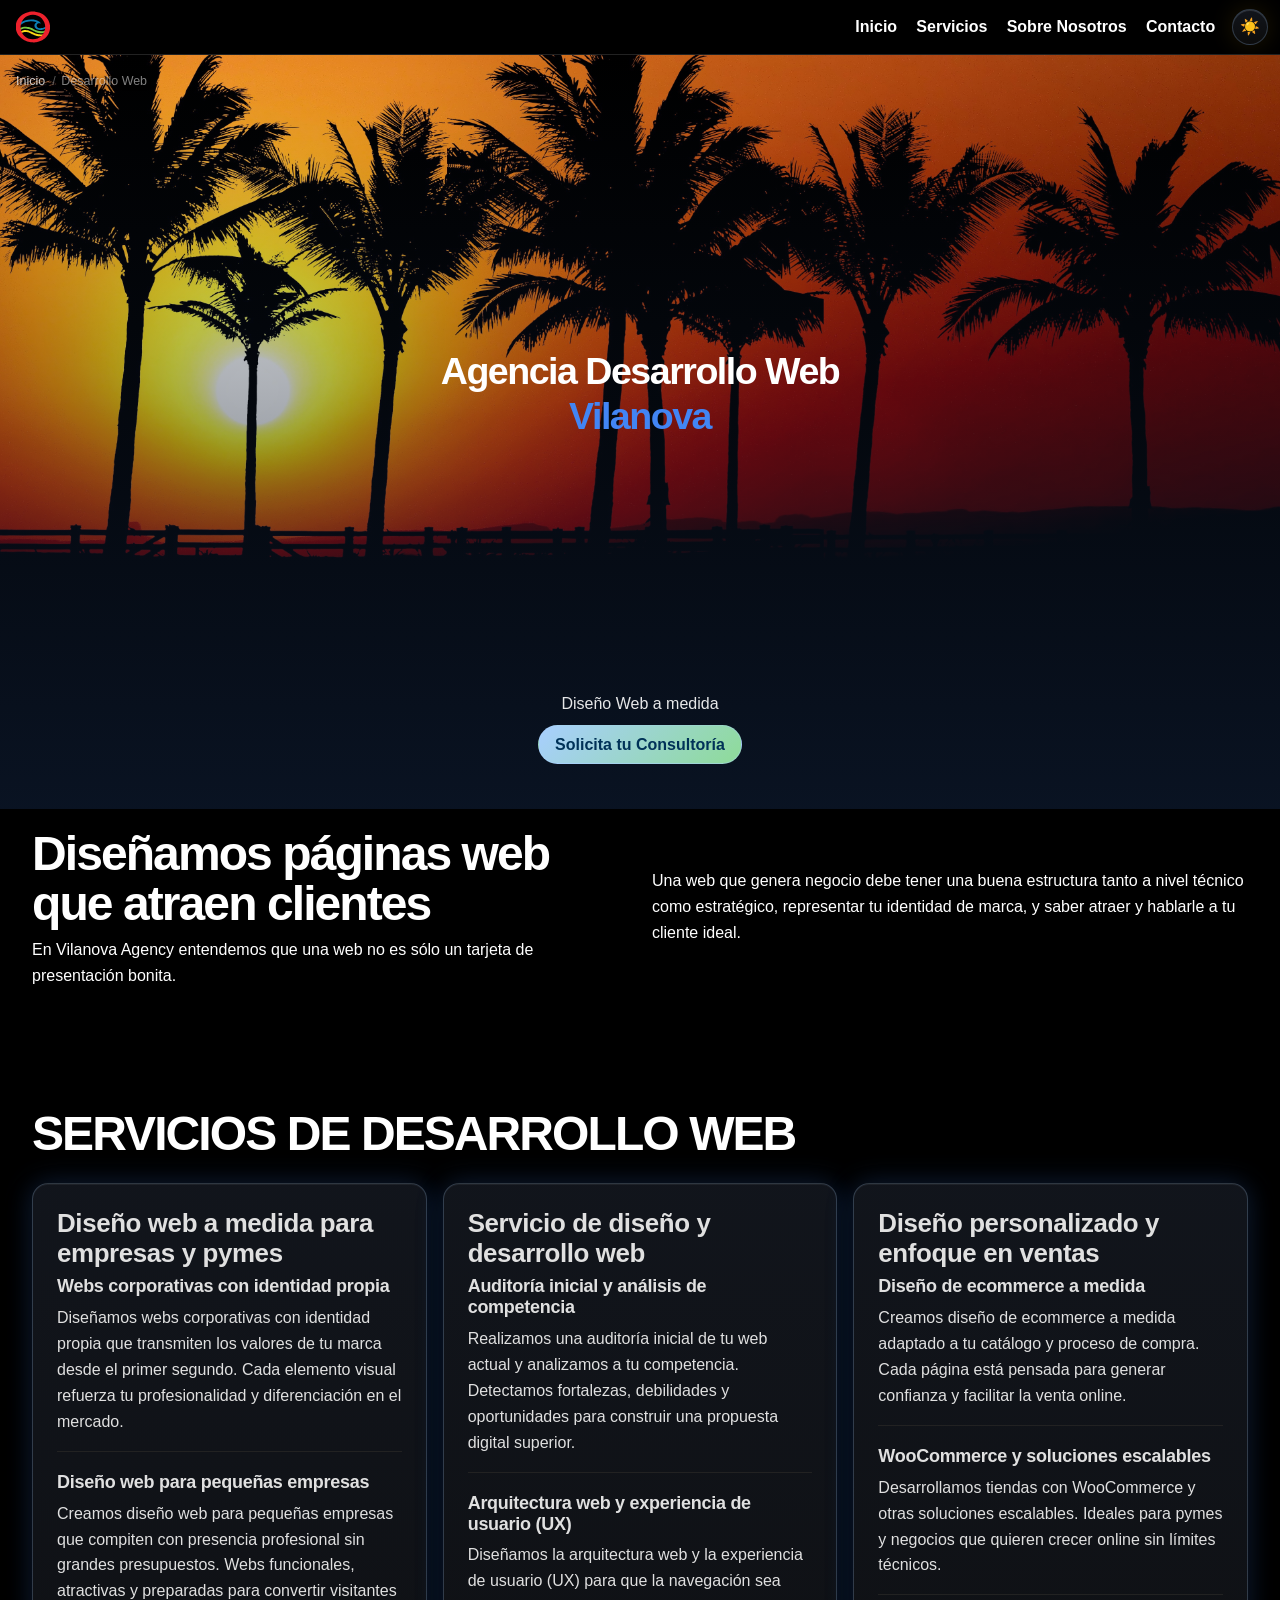
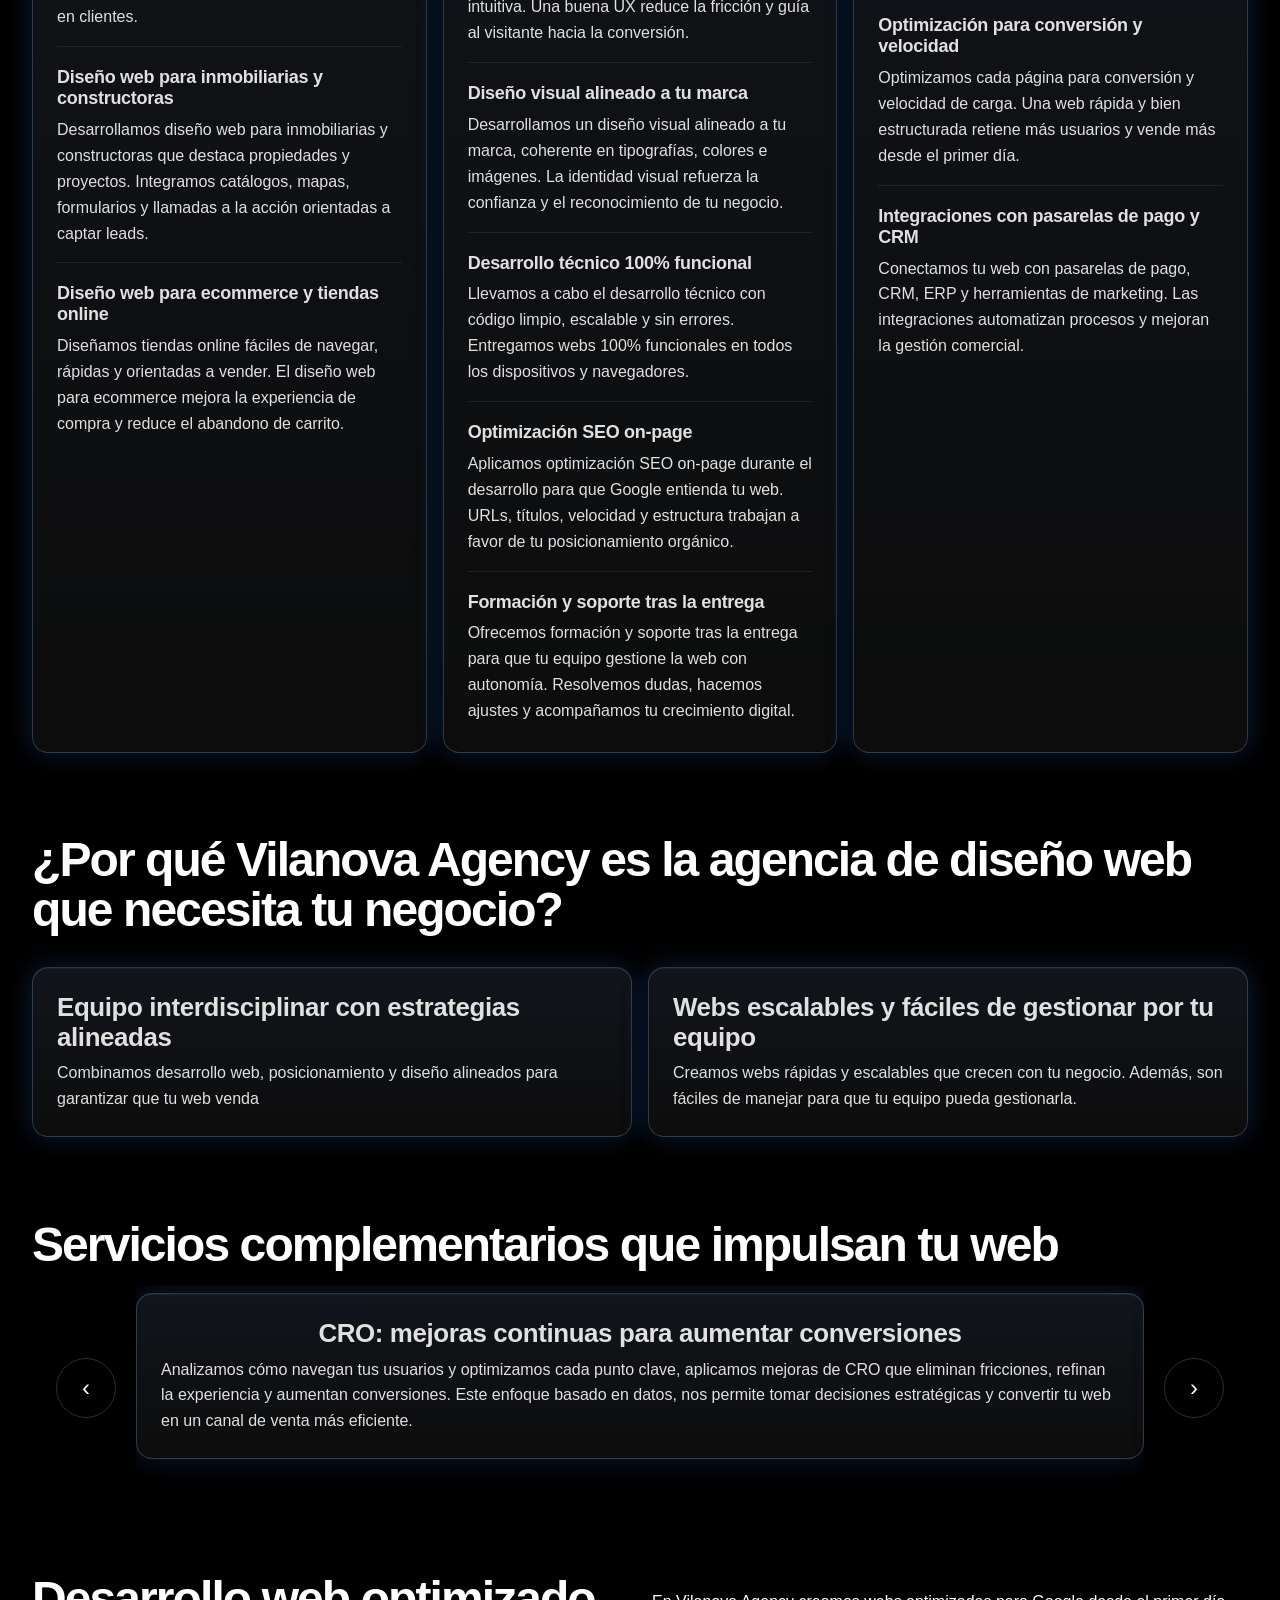
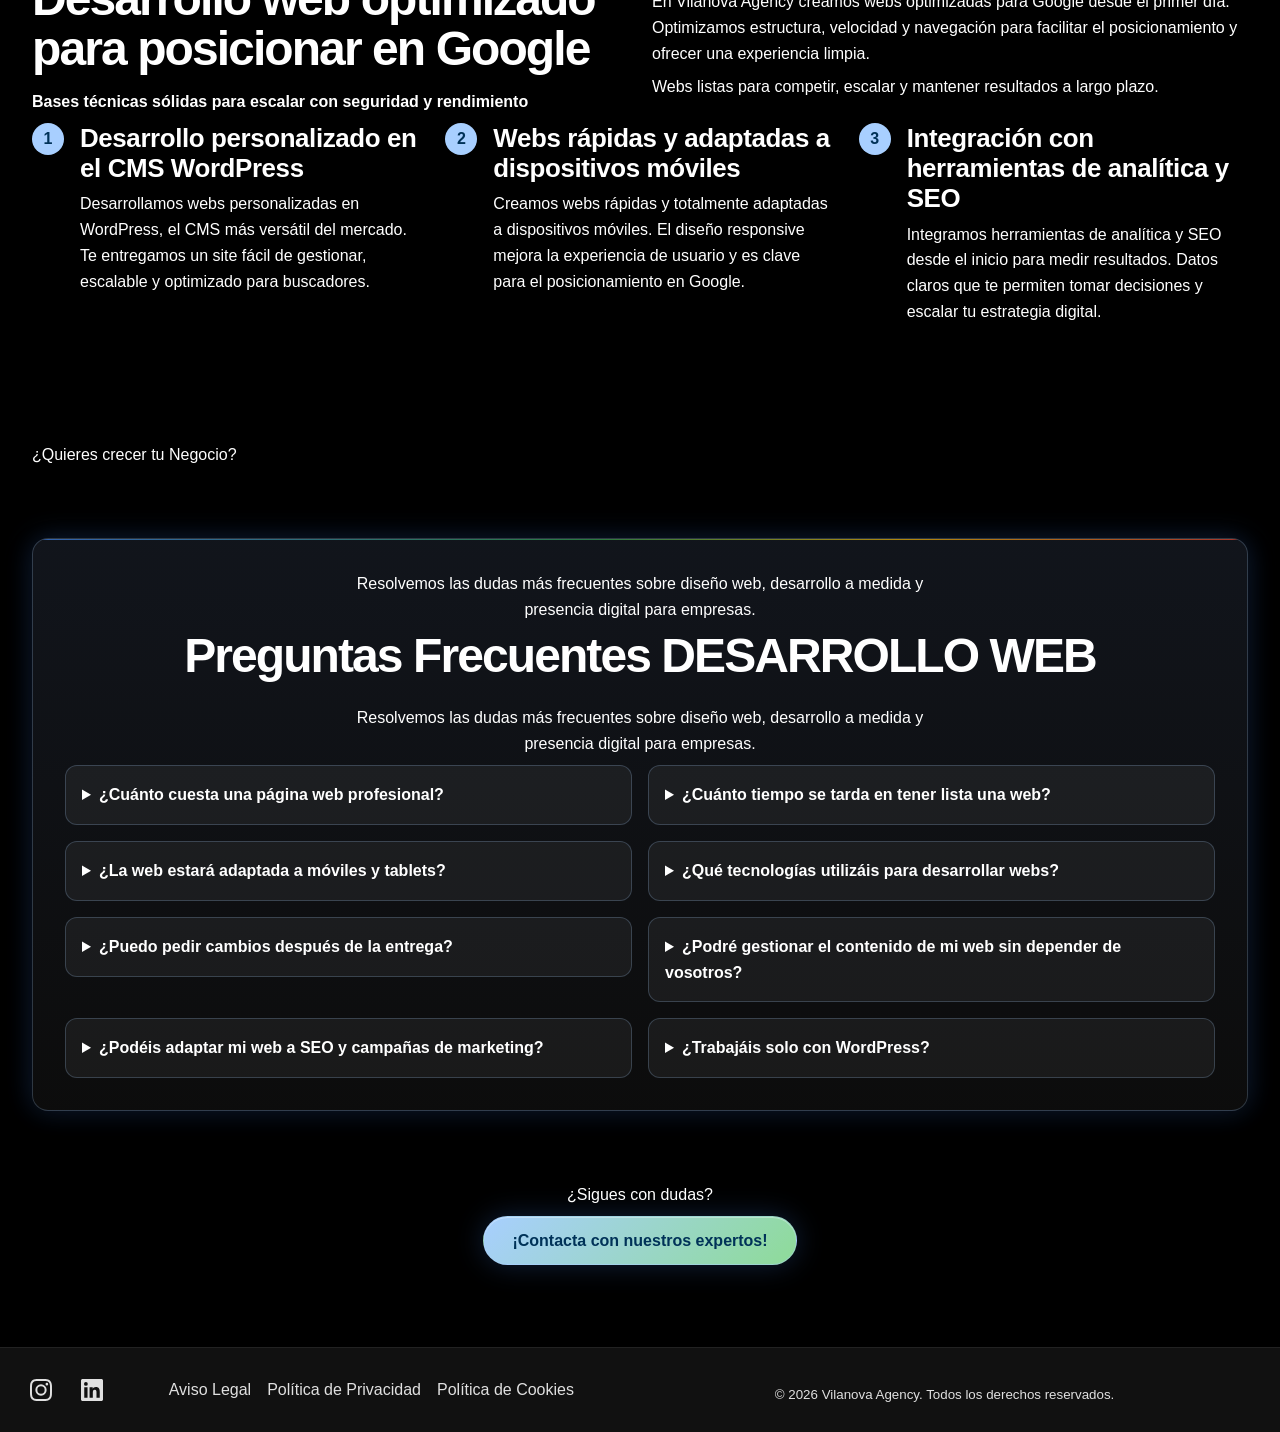
<file: desarrollo-web.html>
<!doctype html>
<html lang="es" data-theme="dark">
  <head>
    <meta charset="UTF-8" />
    <meta name="viewport" content="width=device-width, initial-scale=1.0" />
    <meta
      name="robots"
      content="index, follow, max-image-preview:large, max-snippet:-1, max-video-preview:-1"
    />
    <title>Desarrollo Web en Vilanova | Vilanova Agency</title>
    <meta
      name="description"
      content="Diseñamos webs corporativas y landing pages para empresas locales del Garraf, enfocadas en confianza, SEO, velocidad y conversión."
    />
    <link rel="canonical" href="desarrollo-web.html" />
    <meta
      property="og:title"
      content="Desarrollo Web en Vilanova | Vilanova Agency"
    />
    <meta
      property="og:description"
      content="Diseñamos webs corporativas y landing pages para empresas locales del Garraf, enfocadas en confianza, SEO, velocidad y conversión."
    />
    <meta property="og:type" content="website" />
    <meta property="og:site_name" content="Vilanova Agency" />
    <meta property="og:url" content="desarrollo-web.html" />
    <meta property="og:image" content="assets/img/layout/og-image.png" />
    <meta name="twitter:card" content="summary" />
    <meta
      name="twitter:title"
      content="Desarrollo Web en Vilanova | Vilanova Agency"
    />
    <meta
      name="twitter:description"
      content="Diseñamos webs corporativas y landing pages para empresas locales del Garraf, enfocadas en confianza, SEO, velocidad y conversión."
    />
    <link rel="icon" href="assets/img/layout/favicon.svg" type="image/svg+xml">
    <link rel="icon" type="image/png" sizes="32x32" href="assets/img/layout/favicon-32x32.png">
    <link rel="icon" type="image/png" sizes="16x16" href="assets/img/layout/favicon-16x16.png">
    <link rel="apple-touch-icon" sizes="180x180" href="assets/img/layout/favicon-180x180.png"><script>
      (function () {
        try {
          var t = localStorage.getItem("vilanova-theme");
          if (t === "light" || t === "dark") {
            document.documentElement.setAttribute("data-theme", t);
          }
        } catch (e) {}
      })();
    </script>
    <link rel="stylesheet" href="css/style.css" />
    <script type="application/ld+json">
      {"@context": "https://schema.org", "@type": "BreadcrumbList", "itemListElement": [{"@type": "ListItem", "position": 1, "name": "Inicio", "item": "index.html"}, {"@type": "ListItem", "position": 2, "name": "Desarrollo Web", "item": "desarrollo-web.html"}]}
    </script>
  </head>

  <body>
    <a class="skip-link" href="#main-content">Saltar al contenido</a>
    <header>
      <a href="index.html" class="logo-link">
        <img src="assets/img/layout/favicon.svg" alt="Vilanova Agency" />
      </a>
      <button
        type="button"
        class="menu-toggle menu-icon"
        aria-label="Abrir menú"
        aria-expanded="false"
        aria-controls="main-nav"
      >
        ☰
      </button>
      <nav id="main-nav" aria-label="Menú principal">
        <ul>
          <li><a href="index.html">Inicio</a></li>
          <li>
            <button
              type="button"
              class="nav-toggle"
              aria-expanded="false"
              aria-haspopup="true"
            >
              Servicios
            </button>
            <ul class="submenu">
              <li><a href="seo.html">SEO</a></li>
              <li><a href="sem.html">SEM</a></li>
              <li><a href="geo-aeo.html">GEO/AEO</a></li>
              <li>
                <a href="desarrollo-web.html" aria-current="page"
                  >Desarrollo Web</a
                >
              </li>
              <li><a href="ia-empresas.html">IA para Empresas</a></li>
            </ul>
          </li>
          <li><a href="sobre-nosotros.html">Sobre Nosotros</a></li>
          <li><a href="contacto.html">Contacto</a></li>
        </ul>
      </nav>
      <button
        id="theme-toggle"
        class="theme-toggle"
        aria-label="Cambiar a tema claro"
        type="button"
      >
        ☀️
      </button>
    </header>
    <main id="main-content" tabindex="-1">
      <section class="hero-desarrollo-web">
        <nav class="breadcrumb" aria-label="Migas de pan">
          <ul>
            <li><a href="index.html">Inicio</a></li>
            <li aria-current="page">Desarrollo Web</li>
          </ul>
        </nav>

        <h1 class="hero-title">
          Agencia Desarrollo Web <span class="vng">Vilanova</span>
        </h1>
        <p class="false-hero-title">Diseño Web a medida</p>
        <a href="contacto.html#formulario-contacto" class="btn hero-floating-cta"
          >Solicita tu Consultoría</a
        >
      </section>

      <section class="section-split">
        <div class="split-col">
          <h2>Diseñamos páginas web que atraen clientes</h2>
          <p>
            En Vilanova Agency entendemos que una web no es sólo un tarjeta de
            presentación bonita.
          </p>
        </div>
        <div class="split-col">
          <p>
            Una web que genera negocio debe tener una buena estructura tanto a
            nivel técnico como estratégico, representar tu identidad de marca, y
            saber atraer y hablarle a tu cliente ideal.
          </p>
        </div>
      </section>
      <section class="cards-3-col">
        <h2>SERVICIOS DE DESARROLLO WEB</h2>
        <article class="card">
          <h3>Diseño web a medida para empresas y pymes</h3>
          <ul>
            <li>
              <h4>Webs corporativas con identidad propia</h4>
              <p>
                Diseñamos webs corporativas con identidad propia que transmiten
                los valores de tu marca desde el primer segundo. Cada elemento
                visual refuerza tu profesionalidad y diferenciación en el
                mercado.
              </p>
            </li>
            <li>
              <h4>Diseño web para pequeñas empresas</h4>
              <p>
                Creamos diseño web para pequeñas empresas que compiten con
                presencia profesional sin grandes presupuestos. Webs
                funcionales, atractivas y preparadas para convertir visitantes
                en clientes.
              </p>
            </li>
            <li>
              <h4>Diseño web para inmobiliarias y constructoras</h4>
              <p>
                Desarrollamos diseño web para inmobiliarias y constructoras que
                destaca propiedades y proyectos. Integramos catálogos, mapas,
                formularios y llamadas a la acción orientadas a captar leads.
              </p>
            </li>
            <li>
              <h4>Diseño web para ecommerce y tiendas online</h4>
              <p>
                Diseñamos tiendas online fáciles de navegar, rápidas y
                orientadas a vender. El diseño web para ecommerce mejora la
                experiencia de compra y reduce el abandono de carrito.
              </p>
            </li>
          </ul>
        </article>

        <article class="card">
          <h3>Servicio de diseño y desarrollo web</h3>
          <ul>
            <li>
              <h4>Auditoría inicial y análisis de competencia</h4>
              <p>
                Realizamos una auditoría inicial de tu web actual y analizamos a
                tu competencia. Detectamos fortalezas, debilidades y
                oportunidades para construir una propuesta digital superior.
              </p>
            </li>
            <li>
              <h4>Arquitectura web y experiencia de usuario (UX)</h4>
              <p>
                Diseñamos la arquitectura web y la experiencia de usuario (UX)
                para que la navegación sea intuitiva. Una buena UX reduce la
                fricción y guía al visitante hacia la conversión.
              </p>
            </li>
            <li>
              <h4>Diseño visual alineado a tu marca</h4>
              <p>
                Desarrollamos un diseño visual alineado a tu marca, coherente en
                tipografías, colores e imágenes. La identidad visual refuerza la
                confianza y el reconocimiento de tu negocio.
              </p>
            </li>
            <li>
              <h4>Desarrollo técnico 100% funcional</h4>
              <p>
                Llevamos a cabo el desarrollo técnico con código limpio,
                escalable y sin errores. Entregamos webs 100% funcionales en
                todos los dispositivos y navegadores.
              </p>
            </li>
            <li>
              <h4>Optimización SEO on-page</h4>
              <p>
                Aplicamos optimización SEO on-page durante el desarrollo para
                que Google entienda tu web. URLs, títulos, velocidad y
                estructura trabajan a favor de tu posicionamiento orgánico.
              </p>
            </li>
            <li>
              <h4>Formación y soporte tras la entrega</h4>
              <p>
                Ofrecemos formación y soporte tras la entrega para que tu equipo
                gestione la web con autonomía. Resolvemos dudas, hacemos ajustes
                y acompañamos tu crecimiento digital.
              </p>
            </li>
          </ul>
        </article>

        <article class="card">
          <h3>Diseño personalizado y enfoque en ventas</h3>
          <ul>
            <li>
              <h4>Diseño de ecommerce a medida</h4>
              <p>
                Creamos diseño de ecommerce a medida adaptado a tu catálogo y
                proceso de compra. Cada página está pensada para generar
                confianza y facilitar la venta online.
              </p>
            </li>
            <li>
              <h4>WooCommerce y soluciones escalables</h4>
              <p>
                Desarrollamos tiendas con WooCommerce y otras soluciones
                escalables. Ideales para pymes y negocios que quieren crecer
                online sin límites técnicos.
              </p>
            </li>
            <li>
              <h4>Optimización para conversión y velocidad</h4>
              <p>
                Optimizamos cada página para conversión y velocidad de carga.
                Una web rápida y bien estructurada retiene más usuarios y vende
                más desde el primer día.
              </p>
            </li>
            <li>
              <h4>Integraciones con pasarelas de pago y CRM</h4>
              <p>
                Conectamos tu web con pasarelas de pago, CRM, ERP y herramientas
                de marketing. Las integraciones automatizan procesos y mejoran
                la gestión comercial.
              </p>
            </li>
          </ul>
        </article>
      </section>

      <section class="compact-heading-section">
        <h2>
          ¿Por qué Vilanova Agency es la agencia de diseño web que necesita tu
          negocio?
        </h2>
        <article class="card">
          <h3>Equipo interdisciplinar con estrategias alineadas</h3>
          <p>
            Combinamos desarrollo web, posicionamiento y diseño alineados para
            garantizar que tu web venda
          </p>
        </article>

        <article class="card">
          <h3>Webs escalables y fáciles de gestionar por tu equipo</h3>
          <p>
            Creamos webs rápidas y escalables que crecen con tu negocio. Además,
            son fáciles de manejar para que tu equipo pueda gestionarla.
          </p>
        </article>
      </section>

      <section class="compact-heading-section slider-section" aria-roledescription="carrusel" aria-label="Servicios complementarios que impulsan tu web">
        <h2>Servicios complementarios que impulsan tu web</h2>
        <div class="slider-wrapper">
          <div class="slider-track" role="list">
            <article class="card slider-slide" role="listitem" aria-label="Slide 1 de 4">
              <h3>CRO: mejoras continuas para aumentar conversiones</h3>
              <p>
                Analizamos cómo navegan tus usuarios y optimizamos cada punto clave,
                aplicamos mejoras de CRO que eliminan fricciones, refinan la
                experiencia y aumentan conversiones. Este enfoque basado en datos,
                nos permite tomar decisiones estratégicas y convertir tu web en un
                canal de venta más eficiente.
              </p>
            </article>

            <article class="card slider-slide" role="listitem" aria-label="Slide 2 de 4">
              <h3>Posicionamiento SEO para el diseño tu sitio web</h3>
              <p>
                Diseñamos webs con enfoque SEO desde el primer momento. Integramos
                arquitectura, contenido y rendimiento técnico para crear sitios que
                escalan con facilidad y que Google puede entender. Combinamos SEO y
                diseño web para construir páginas visibles para Google y fluidas
                para el usuario.
              </p>
            </article>

            <article class="card slider-slide" role="listitem" aria-label="Slide 3 de 4">
              <h3>Publicidad en Google y redes para atraer tráfico cualificado</h3>
              <p>
                Impulsamos tu negocio con campañas de pago diseñadas para atraer
                usuarios con intención real de compra. En Vilanova Agency entendemos
                que diseño y tráfico deben ir de la mano. Una web que convierte
                necesita visitas cualificadas, y las campañas necesitan una web
                lista para convertir. Al integrarlos potenciamos conversiones y
                aceleramos el retorno.
              </p>
            </article>

            <article class="card slider-slide" role="listitem" aria-label="Slide 4 de 4">
              <h3>Mantenimiento web y actualizaciones técnicas</h3>
              <p>
                Realizamos el mantenimiento para que tu web se mantenga segura,
                estable y en pleno rendimiento. Gestionamos actualizaciones, mejoras
                técnicas y monitorización continua para evitar problemas y
                garantizar que tu sitio siga creciendo. Tu web mantendrá la calidad
                que necesita para posicionar y seguir generando negocio.
              </p>
            </article>
          </div>
          <div class="slider-controls">
            <button type="button" class="slider-btn slider-prev" aria-label="Slide anterior">‹</button>
            <button type="button" class="slider-btn slider-next" aria-label="Slide siguiente">›</button>
          </div>
        </div>
      </section>

      <section class="compact-heading-section">
        <div class="section-split">
          <div class="split-col">
            <h2>Desarrollo web optimizado para posicionar en Google</h2>
            <p>
              <strong
                >Bases técnicas sólidas para escalar con seguridad y
                rendimiento</strong
              >
            </p>
          </div>
          <div class="split-col">
            <p>
              En Vilanova Agency creamos webs optimizadas para Google desde el
              primer día. Optimizamos estructura, velocidad y navegación para
              facilitar el posicionamiento y ofrecer una experiencia limpia.
            </p>
            <p>
              Webs listas para competir, escalar y mantener resultados a largo
              plazo.
            </p>
          </div>
        </div>
        <ol class="steps">
          <li class="li-card">
            <h3>Desarrollo personalizado en el CMS WordPress</h3>
            <p>
              Desarrollamos webs personalizadas en WordPress, el CMS más
              versátil del mercado. Te entregamos un site fácil de gestionar,
              escalable y optimizado para buscadores.
            </p>
          </li>

          <li class="li-card">
            <h3>Webs rápidas y adaptadas a dispositivos móviles</h3>
            <p>
              Creamos webs rápidas y totalmente adaptadas a dispositivos
              móviles. El diseño responsive mejora la experiencia de usuario y
              es clave para el posicionamiento en Google.
            </p>
          </li>

          <li class="li-card">
            <h3>Integración con herramientas de analítica y SEO</h3>
            <p>
              Integramos herramientas de analítica y SEO desde el inicio para
              medir resultados. Datos claros que te permiten tomar decisiones y
              escalar tu estrategia digital.
            </p>
          </li>
        </ol>
      </section>

      <section>
        <p>¿Quieres crecer tu Negocio?</p>
      </section>

      <section id="faqs-dev" class="faqs">
        <p>
          Resolvemos las dudas más frecuentes sobre diseño web, desarrollo a
          medida y presencia digital para empresas.
        </p>
        <h2>Preguntas Frecuentes DESARROLLO WEB</h2>
        <p>
          Resolvemos las dudas más frecuentes sobre diseño web, desarrollo a
          medida y presencia digital para empresas.
        </p>

        <div class="faq-grid">
          <details class="faqs-card">
            <summary>¿Cuánto cuesta una página web profesional?</summary>
            <p>
              El precio depende del tipo de web, páginas y funcionalidades. En
              Vilanova Agency hacemos presupuestos a medida para pymes y
              empresas de Vilanova i la Geltrú, sin sorpresas ni costes ocultos.
            </p>
          </details>

          <details class="faqs-card">
            <summary>¿Cuánto tiempo se tarda en tener lista una web?</summary>
            <p>
              Una web corporativa básica puede estar lista en 2 a 4 semanas.
              Proyectos más complejos, como tiendas online o diseño web a
              medida, pueden necesitar entre 6 y 10 semanas.
            </p>
          </details>

          <details class="faqs-card">
            <summary>¿La web estará adaptada a móviles y tablets?</summary>
            <p>
              Sí, desarrollamos webs responsive para que se vean correctamente
              en móviles, tablets y ordenadores. También cuidamos la velocidad,
              la navegación y la experiencia de usuario en cada dispositivo.
            </p>
          </details>

          <details class="faqs-card">
            <summary>¿Qué tecnologías utilizáis para desarrollar webs?</summary>
            <p>
              Trabajamos con WordPress, WooCommerce, HTML, CSS y JavaScript.
              Elegimos la tecnología que mejor se adapte a tus objetivos,
              presupuesto y escalabilidad.
            </p>
          </details>

          <details class="faqs-card">
            <summary>¿Puedo pedir cambios después de la entrega?</summary>
            <p>
              Sí, ofrecemos soporte y mantenimiento web tras la entrega. También
              puedes contratar revisiones puntuales para actualizar contenidos,
              imágenes o funcionalidades.
            </p>
          </details>

          <details class="faqs-card">
            <summary>
              ¿Podré gestionar el contenido de mi web sin depender de vosotros?
            </summary>
            <p>
              Sí, cuando el proyecto lo requiere preparamos la web para que
              puedas editar textos, imágenes, páginas o entradas de forma
              sencilla. Además, te explicamos cómo gestionarla sin
              complicaciones.
            </p>
          </details>

          <details class="faqs-card">
            <summary>
              ¿Podéis adaptar mi web a SEO y campañas de marketing?
            </summary>
            <p>
              Sí, diseñamos webs con SEO técnico desde el inicio y las
              preparamos para campañas de SEM, CRO y marketing digital. Así tu
              web no solo es bonita, también genera resultados.
            </p>
          </details>

          <details class="faqs-card">
            <summary>¿Trabajáis solo con WordPress?</summary>
            <p>
              No, aunque WordPress es una de nuestras opciones más demandadas.
              También desarrollamos webs a medida, tiendas online con
              WooCommerce y soluciones personalizadas según las necesidades de
              tu negocio.
            </p>
          </details>
        </div>
      </section>

      <section data-floating-cta-stop>
        <p>¿Sigues con dudas?</p>
        <a href="contacto.html#formulario-contacto" class="btn"
          >¡Contacta con nuestros expertos!</a
        >
      </section>
    </main>

    <footer>
      <nav aria-label="Social">
        <ul>
          <li>
            <a
              href="https://instagram.com" aria-label="Instagram"
              target="_blank"
              rel="noopener noreferrer"
              ><svg xmlns="http://www.w3.org/2000/svg" viewBox="0 0 24 24" width="22" height="22" fill="currentColor" aria-hidden="true"><path d="M12 2.163c3.204 0 3.584.012 4.85.07 3.252.148 4.771 1.691 4.919 4.919.058 1.265.069 1.645.069 4.849 0 3.205-.012 3.584-.069 4.849-.149 3.225-1.664 4.771-4.919 4.919-1.266.058-1.644.07-4.85.07-3.204 0-3.584-.012-4.849-.07-3.26-.149-4.771-1.699-4.919-4.92-.058-1.265-.07-1.644-.07-4.849 0-3.204.013-3.583.07-4.849.149-3.227 1.664-4.771 4.919-4.919 1.266-.057 1.645-.069 4.849-.069zM12 0C8.741 0 8.333.014 7.053.072 2.695.272.273 2.69.073 7.052.014 8.333 0 8.741 0 12c0 3.259.014 3.668.072 4.948.2 4.358 2.618 6.78 6.98 6.98C8.333 23.986 8.741 24 12 24c3.259 0 3.668-.014 4.948-.072 4.354-.2 6.782-2.618 6.979-6.98.059-1.28.073-1.689.073-4.948 0-3.259-.014-3.667-.072-4.947-.196-4.354-2.617-6.78-6.979-6.98C15.668.014 15.259 0 12 0zm0 5.838a6.162 6.162 0 100 12.324 6.162 6.162 0 000-12.324zM12 16a4 4 0 110-8 4 4 0 010 8zm6.406-11.845a1.44 1.44 0 100 2.881 1.44 1.44 0 000-2.881z"/></svg></a
            >
          </li>
          <li>
            <a
              href="https://linkedin.com" aria-label="LinkedIn"
              target="_blank"
              rel="noopener noreferrer"
              ><svg xmlns="http://www.w3.org/2000/svg" viewBox="0 0 24 24" width="22" height="22" fill="currentColor" aria-hidden="true"><path d="M20.447 20.452h-3.554v-5.569c0-1.328-.027-3.037-1.852-3.037-1.853 0-2.136 1.445-2.136 2.939v5.667H9.351V9h3.414v1.561h.046c.477-.9 1.637-1.85 3.37-1.85 3.601 0 4.267 2.37 4.267 5.455v6.286zM5.337 7.433a2.062 2.062 0 01-2.063-2.065 2.064 2.064 0 112.063 2.065zm1.782 13.019H3.555V9h3.564v11.452zM22.225 0H1.771C.792 0 0 .774 0 1.729v20.542C0 23.227.792 24 1.771 24h20.451C23.2 24 24 23.227 24 22.271V1.729C24 .774 23.2 0 22.222 0h.003z"/></svg></a
            >
          </li>
        </ul>
      </nav>
      <nav aria-label="Legal">
        <ul>
          <li><a href="aviso-legal.html">Aviso Legal</a></li>
          <li><a href="politica-privacidad.html">Política de Privacidad</a></li>
          <li><a href="politica-cookies.html">Política de Cookies</a></li>
        </ul>
      </nav>
      <p>
        <small
          >&copy <span id="year"></span> Vilanova Agency. Todos los derechos
          reservados.</small
        >
      </p>
    </footer>
    <script src="js/main.js"></script>
  </body>
</html>
</file>
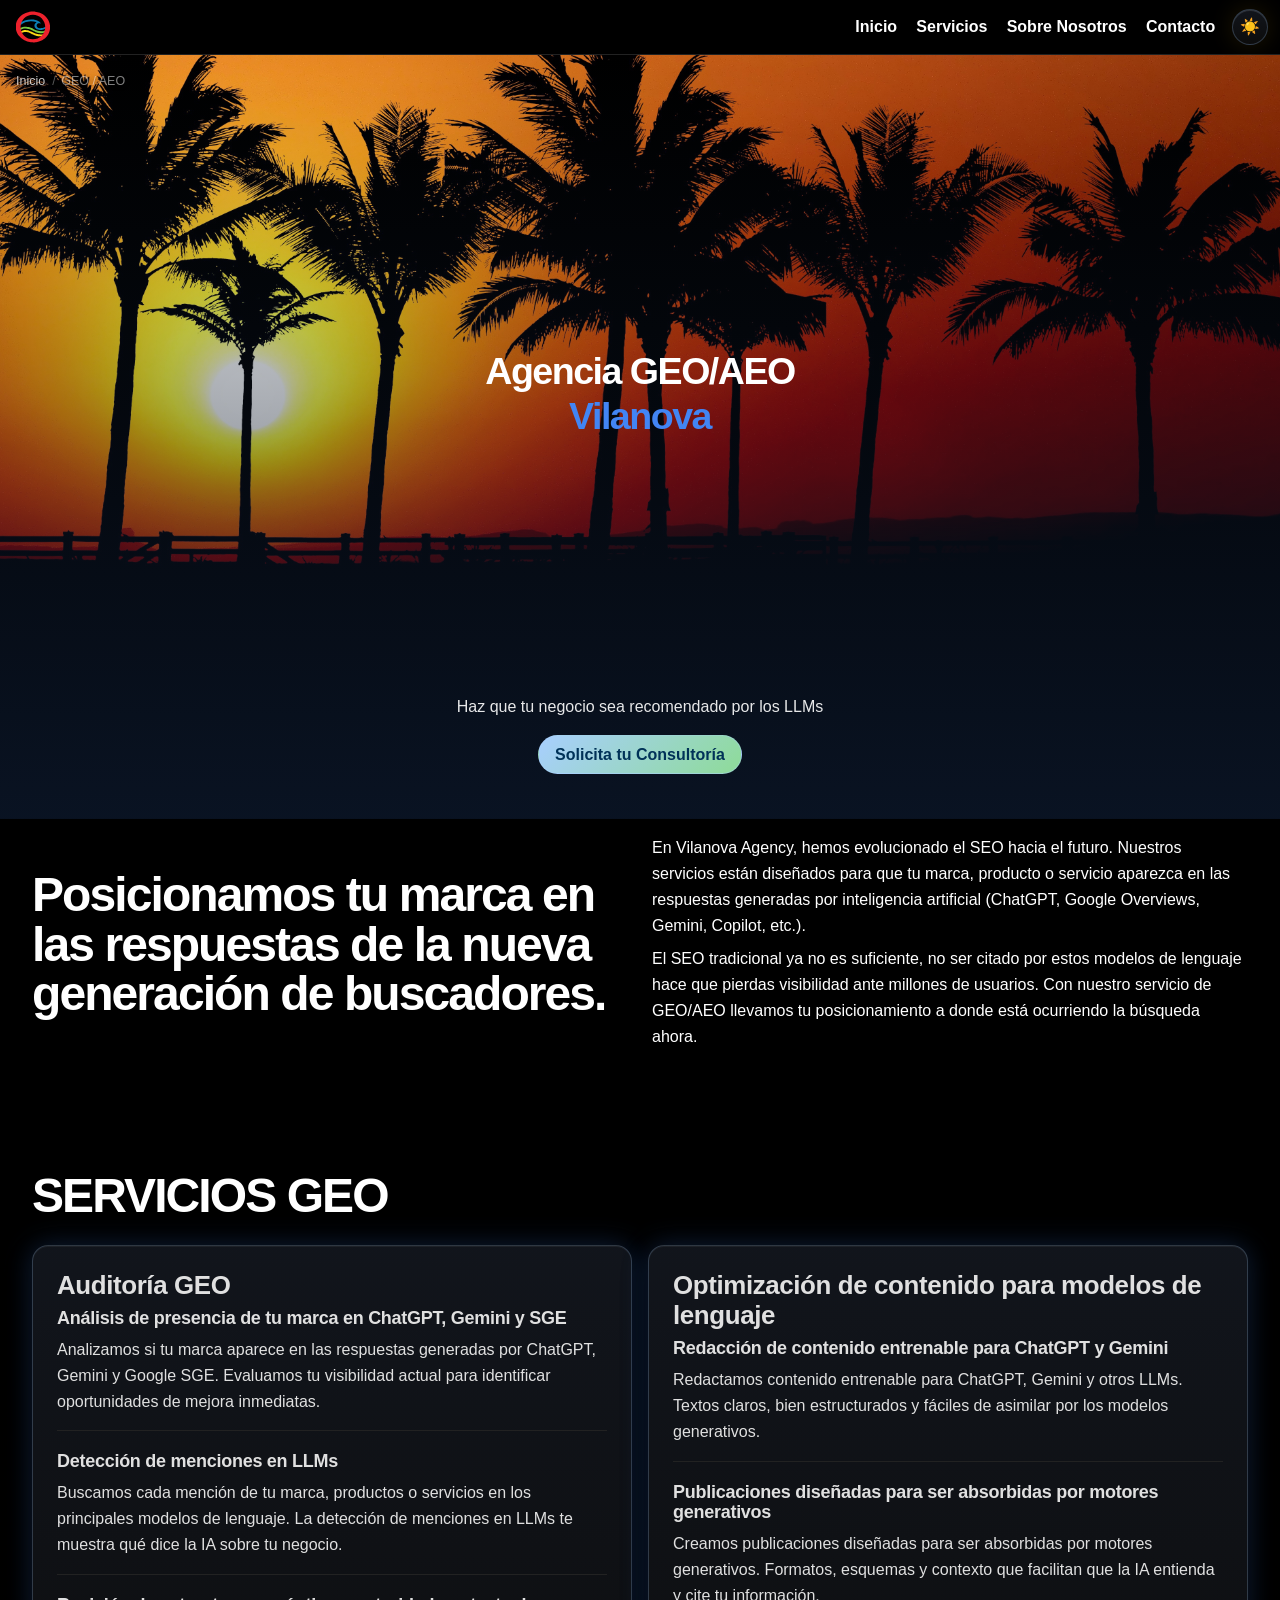
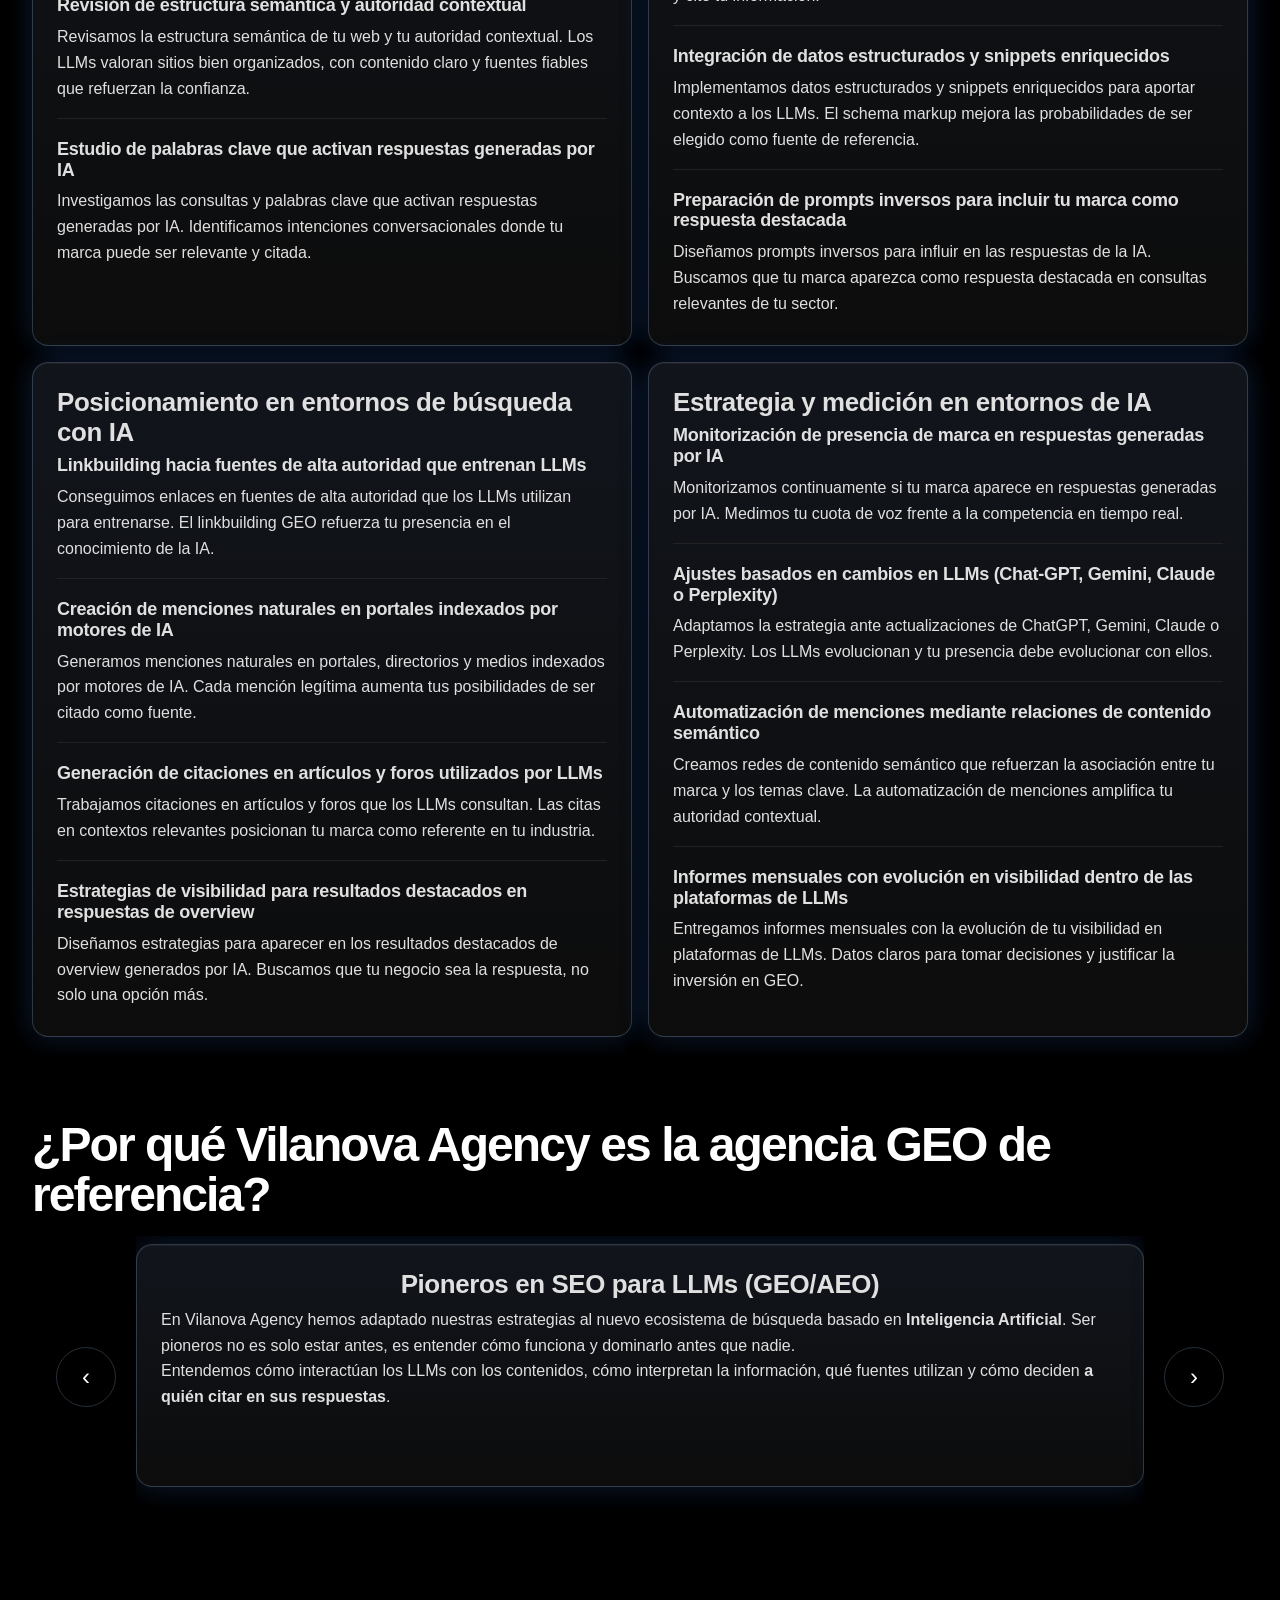
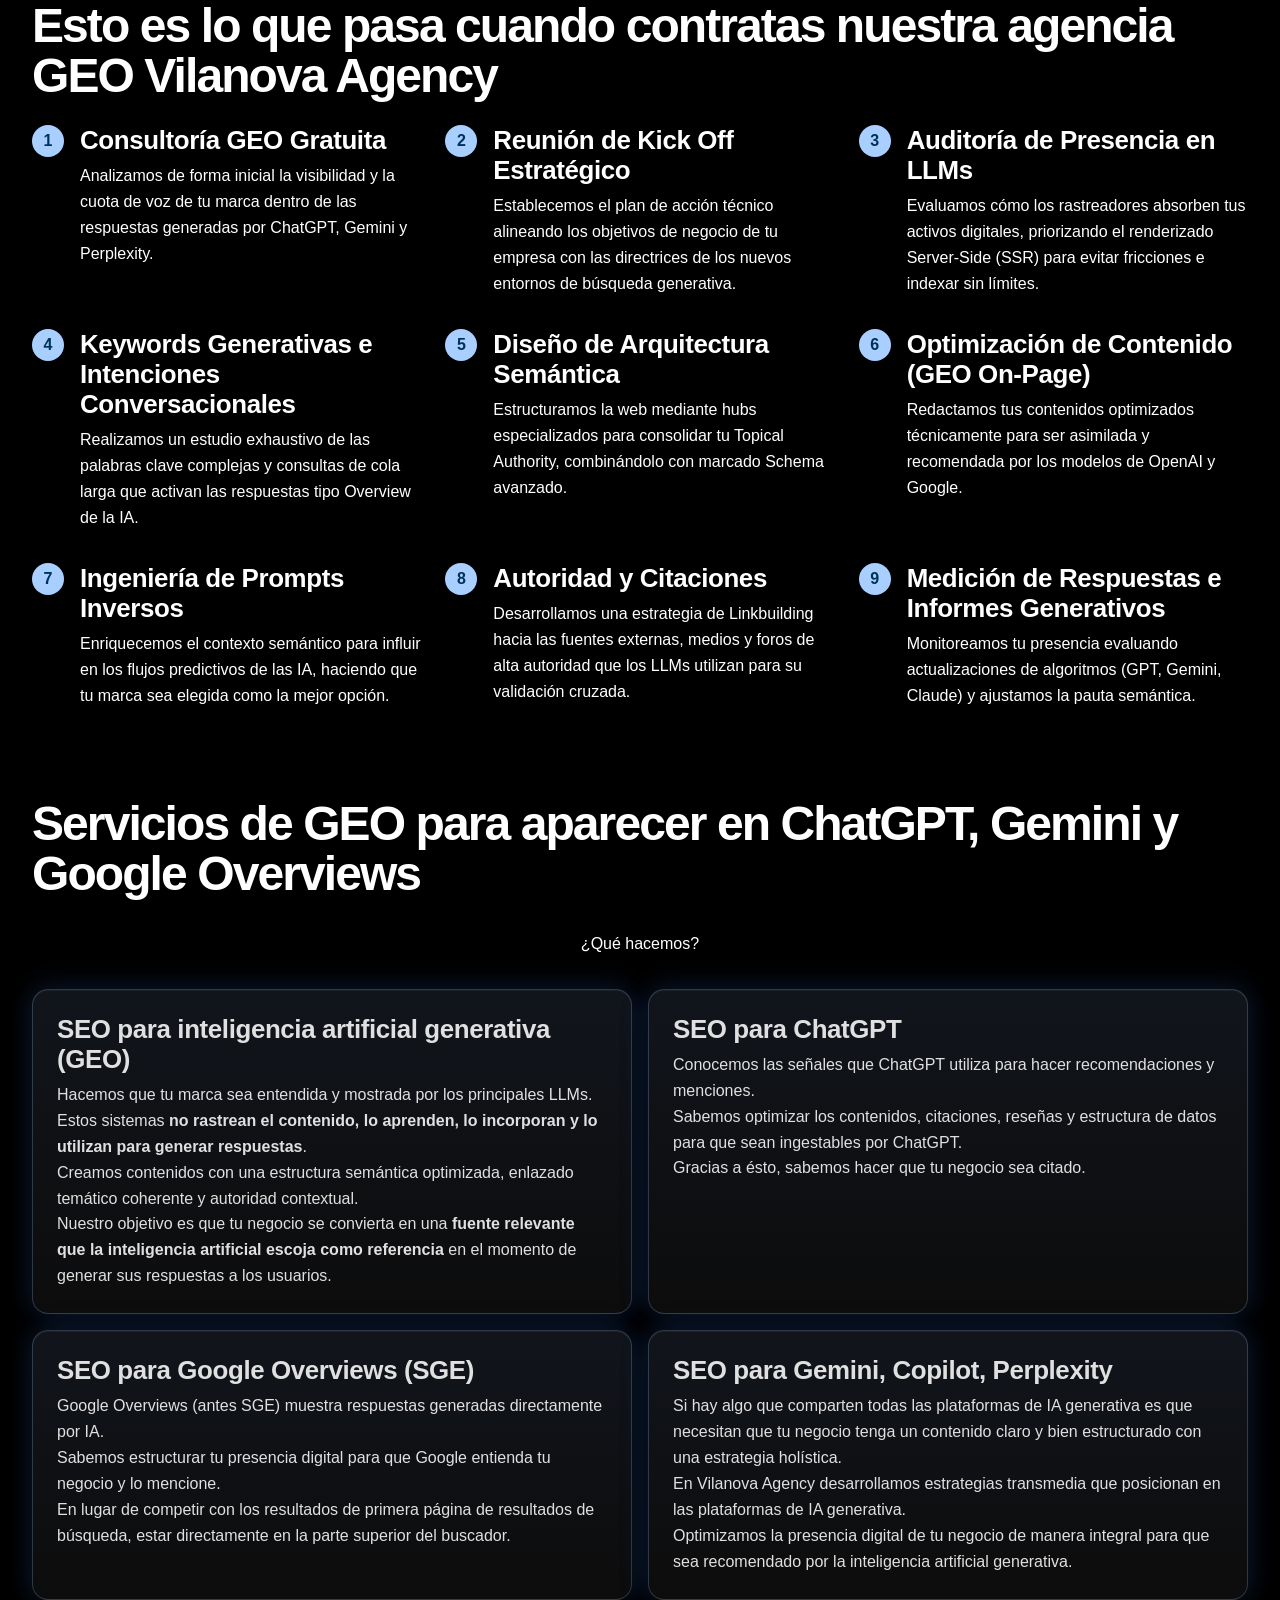
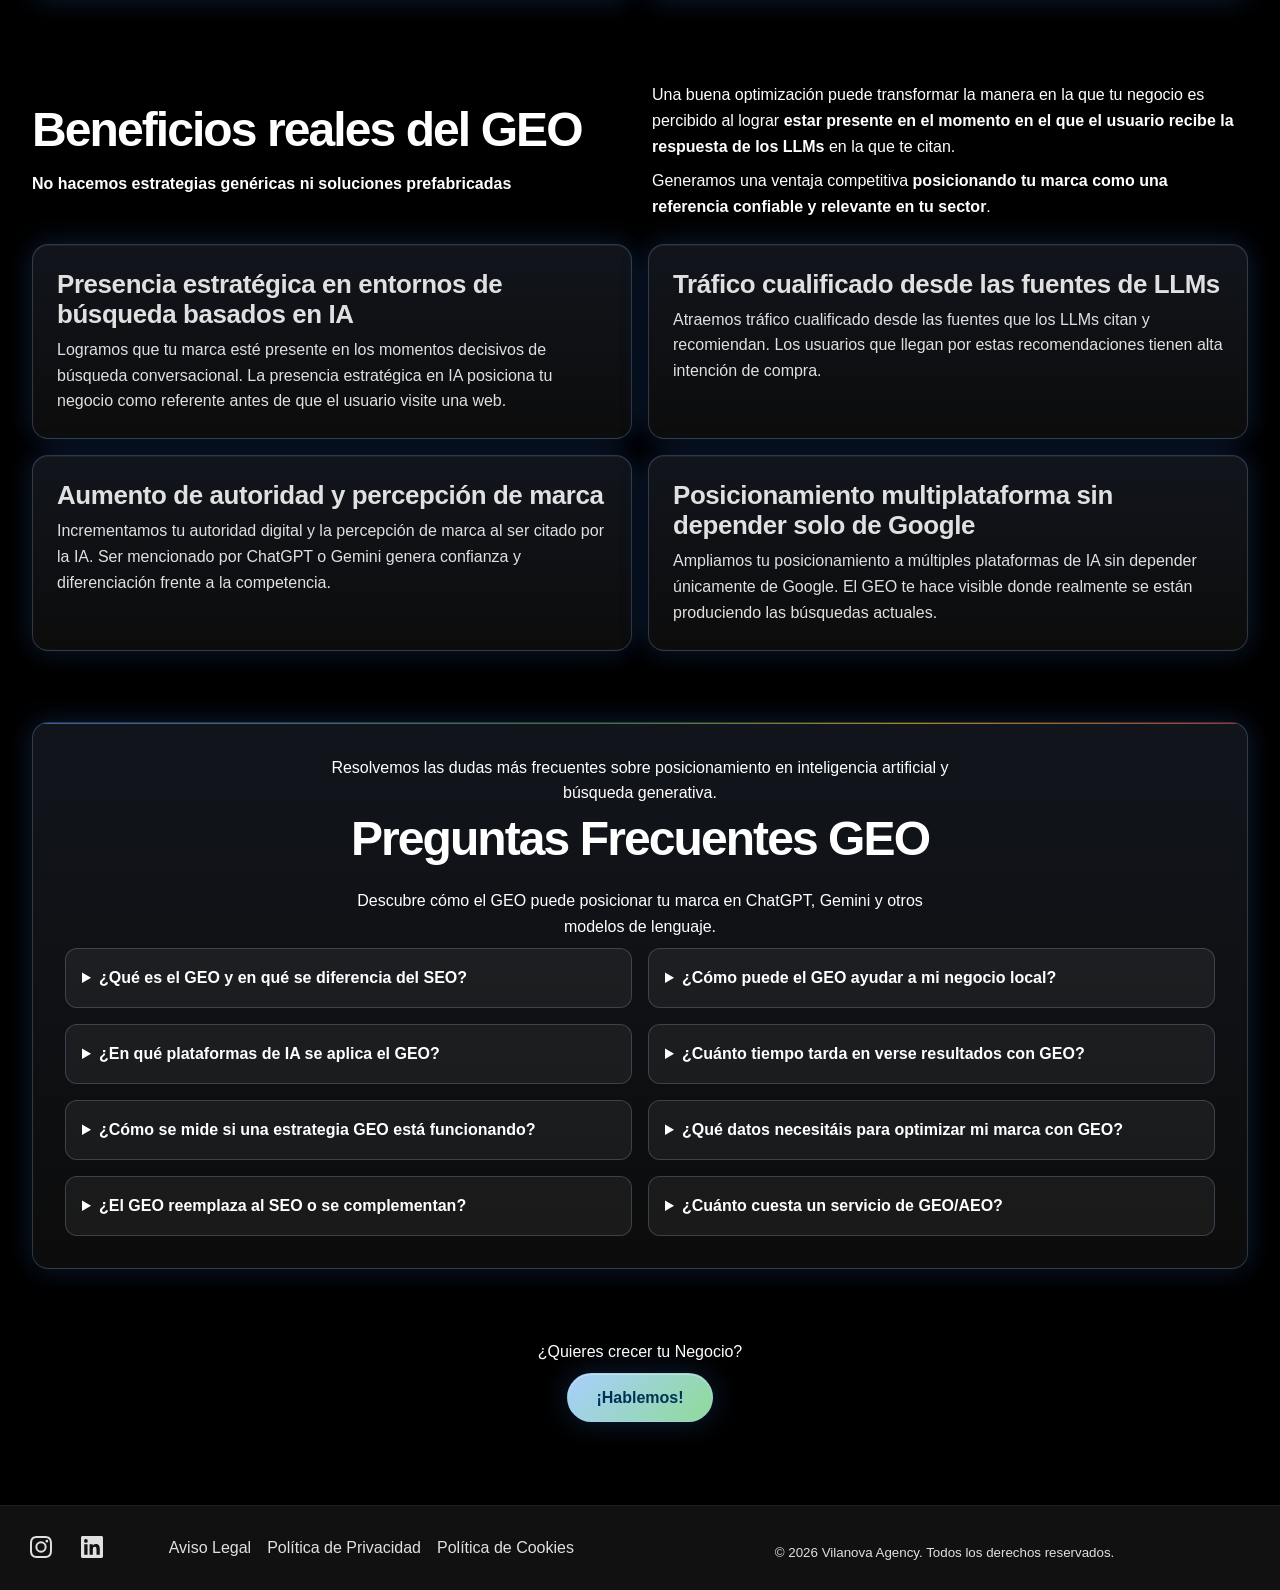
<file: geo-aeo.html>
<!doctype html>
<html lang="es" data-theme="dark">
  <head>
    <meta charset="UTF-8" />
    <meta name="viewport" content="width=device-width, initial-scale=1.0" />
    <meta
      name="robots"
      content="index, follow, max-image-preview:large, max-snippet:-1, max-video-preview:-1"
    />
    <title>Agencia GEO/AEO en Vilanova | Vilanova Agency</title>
    <meta
      name="description"
      content="Mejora la visibilidad de tu negocio en respuestas de IA, buscadores generativos y consultas locales con estrategias GEO/AEO para el Garraf."
    />
    <link rel="canonical" href="geo-aeo.html" />
    <meta
      property="og:title"
      content="Agencia GEO/AEO en Vilanova | Vilanova Agency"
    />
    <meta
      property="og:description"
      content="Mejora la visibilidad de tu negocio en respuestas de IA, buscadores generativos y consultas locales con estrategias GEO/AEO para el Garraf."
    />
    <meta property="og:type" content="website" />
    <meta property="og:site_name" content="Vilanova Agency" />
    <meta property="og:url" content="geo-aeo.html" />
    <meta property="og:image" content="assets/img/layout/og-image.png" />
    <meta name="twitter:card" content="summary" />
    <meta
      name="twitter:title"
      content="Agencia GEO/AEO en Vilanova | Vilanova Agency"
    />
    <meta
      name="twitter:description"
      content="Mejora la visibilidad de tu negocio en respuestas de IA, buscadores generativos y consultas locales con estrategias GEO/AEO para el Garraf."
    />
    <link rel="icon" href="assets/img/layout/favicon.svg" type="image/svg+xml">
    <link rel="icon" type="image/png" sizes="32x32" href="assets/img/layout/favicon-32x32.png">
    <link rel="icon" type="image/png" sizes="16x16" href="assets/img/layout/favicon-16x16.png">
    <link rel="apple-touch-icon" sizes="180x180" href="assets/img/layout/favicon-180x180.png"><script>
      (function () {
        try {
          var t = localStorage.getItem("vilanova-theme");
          if (t === "light" || t === "dark") {
            document.documentElement.setAttribute("data-theme", t);
          }
        } catch (e) {}
      })();
    </script>
    <link rel="stylesheet" href="css/style.css" />
    <script type="application/ld+json">
      {"@context": "https://schema.org", "@type": "BreadcrumbList", "itemListElement": [{"@type": "ListItem", "position": 1, "name": "Inicio", "item": "index.html"}, {"@type": "ListItem", "position": 2, "name": "GEO / AEO", "item": "geo-aeo.html"}]}
    </script>
  </head>

  <body>
    <a class="skip-link" href="#main-content">Saltar al contenido</a>
    <header>
      <a href="index.html" class="logo-link">
        <img src="assets/img/layout/favicon.svg" alt="Vilanova Agency" />
      </a>
      <button
        type="button"
        class="menu-toggle menu-icon"
        aria-label="Abrir menú"
        aria-expanded="false"
        aria-controls="main-nav"
      >
        ☰
      </button>
      <nav id="main-nav" aria-label="Menú principal">
        <ul>
          <li><a href="index.html">Inicio</a></li>
          <li>
            <button
              type="button"
              class="nav-toggle"
              aria-expanded="false"
              aria-haspopup="true"
            >
              Servicios
            </button>
            <ul class="submenu">
              <li><a href="seo.html">SEO</a></li>
              <li><a href="sem.html">SEM</a></li>
              <li><a href="geo-aeo.html" aria-current="page">GEO/AEO</a></li>
              <li><a href="desarrollo-web.html">Desarrollo Web</a></li>
              <li><a href="ia-empresas.html">IA para Empresas</a></li>
            </ul>
          </li>
          <li><a href="sobre-nosotros.html">Sobre Nosotros</a></li>
          <li><a href="contacto.html">Contacto</a></li>
        </ul>
      </nav>
      <button
        id="theme-toggle"
        class="theme-toggle"
        aria-label="Cambiar a tema claro"
        type="button"
      >
        ☀️
      </button>
    </header>
    <main id="main-content" tabindex="-1">
      <section class="hero-geo-aeo">
        <nav class="breadcrumb" aria-label="Migas de pan">
          <ul>
            <li><a href="index.html">Inicio</a></li>
            <li aria-current="page">GEO / AEO</li>
          </ul>
        </nav>

        <h1 class="hero-title">
          Agencia GEO/AEO <span class="vng">Vilanova</span>
        </h1>
        <p>Haz que tu negocio sea recomendado por los LLMs</p>
        <a href="contacto.html#formulario-contacto" class="btn hero-floating-cta"
          >Solicita tu Consultoría</a
        >
      </section>
      <section class="section-split">
        <div class="split-col">
          <h2>
            Posicionamos tu marca en las respuestas de la nueva generación de
            buscadores.
          </h2>
        </div>
        <div class="split-col">
          <p>
            En Vilanova Agency, hemos evolucionado el SEO hacia el futuro.
            Nuestros servicios están diseñados para que tu marca, producto o
            servicio aparezca en las respuestas generadas por inteligencia
            artificial (ChatGPT, Google Overviews, Gemini, Copilot, etc.).
          </p>
          <p>
            El SEO tradicional ya no es suficiente, no ser citado por estos
            modelos de lenguaje hace que pierdas visibilidad ante millones de
            usuarios. Con nuestro servicio de GEO/AEO llevamos tu
            posicionamiento a donde está ocurriendo la búsqueda ahora.
          </p>
        </div>
      </section>
      <section>
        <h2 class="services-title">SERVICIOS GEO</h2>
        <article class="card">
          <h3>Auditoría GEO</h3>
          <ul>
            <li>
              <h4>
                Análisis de presencia de tu marca en ChatGPT, Gemini y SGE
              </h4>
              <p>
                Analizamos si tu marca aparece en las respuestas generadas por
                ChatGPT, Gemini y Google SGE. Evaluamos tu visibilidad actual
                para identificar oportunidades de mejora inmediatas.
              </p>
            </li>
            <li>
              <h4>Detección de menciones en LLMs</h4>
              <p>
                Buscamos cada mención de tu marca, productos o servicios en los
                principales modelos de lenguaje. La detección de menciones en
                LLMs te muestra qué dice la IA sobre tu negocio.
              </p>
            </li>
            <li>
              <h4>Revisión de estructura semántica y autoridad contextual</h4>
              <p>
                Revisamos la estructura semántica de tu web y tu autoridad
                contextual. Los LLMs valoran sitios bien organizados, con
                contenido claro y fuentes fiables que refuerzan la confianza.
              </p>
            </li>
            <li>
              <h4>
                Estudio de palabras clave que activan respuestas generadas por
                IA
              </h4>
              <p>
                Investigamos las consultas y palabras clave que activan
                respuestas generadas por IA. Identificamos intenciones
                conversacionales donde tu marca puede ser relevante y citada.
              </p>
            </li>
          </ul>
        </article>

        <article class="card">
          <h3>Optimización de contenido para modelos de lenguaje</h3>
          <ul>
            <li>
              <h4>Redacción de contenido entrenable para ChatGPT y Gemini</h4>
              <p>
                Redactamos contenido entrenable para ChatGPT, Gemini y otros
                LLMs. Textos claros, bien estructurados y fáciles de asimilar
                por los modelos generativos.
              </p>
            </li>
            <li>
              <h4>
                Publicaciones diseñadas para ser absorbidas por motores
                generativos
              </h4>
              <p>
                Creamos publicaciones diseñadas para ser absorbidas por motores
                generativos. Formatos, esquemas y contexto que facilitan que la
                IA entienda y cite tu información.
              </p>
            </li>
            <li>
              <h4>
                Integración de datos estructurados y snippets enriquecidos
              </h4>
              <p>
                Implementamos datos estructurados y snippets enriquecidos para
                aportar contexto a los LLMs. El schema markup mejora las
                probabilidades de ser elegido como fuente de referencia.
              </p>
            </li>
            <li>
              <h4>
                Preparación de prompts inversos para incluir tu marca como
                respuesta destacada
              </h4>
              <p>
                Diseñamos prompts inversos para influir en las respuestas de la
                IA. Buscamos que tu marca aparezca como respuesta destacada en
                consultas relevantes de tu sector.
              </p>
            </li>
          </ul>
        </article>

        <article class="card">
          <h3>Posicionamiento en entornos de búsqueda con IA</h3>
          <ul>
            <li>
              <h4>
                Linkbuilding hacia fuentes de alta autoridad que entrenan LLMs
              </h4>
              <p>
                Conseguimos enlaces en fuentes de alta autoridad que los LLMs
                utilizan para entrenarse. El linkbuilding GEO refuerza tu
                presencia en el conocimiento de la IA.
              </p>
            </li>
            <li>
              <h4>
                Creación de menciones naturales en portales indexados por
                motores de IA
              </h4>
              <p>
                Generamos menciones naturales en portales, directorios y medios
                indexados por motores de IA. Cada mención legítima aumenta tus
                posibilidades de ser citado como fuente.
              </p>
            </li>
            <li>
              <h4>
                Generación de citaciones en artículos y foros utilizados por
                LLMs
              </h4>
              <p>
                Trabajamos citaciones en artículos y foros que los LLMs
                consultan. Las citas en contextos relevantes posicionan tu marca
                como referente en tu industria.
              </p>
            </li>
            <li>
              <h4>
                Estrategias de visibilidad para resultados destacados en
                respuestas de overview
              </h4>
              <p>
                Diseñamos estrategias para aparecer en los resultados destacados
                de overview generados por IA. Buscamos que tu negocio sea la
                respuesta, no solo una opción más.
              </p>
            </li>
          </ul>
        </article>

        <article class="card">
          <h3>Estrategia y medición en entornos de IA</h3>
          <ul>
            <li>
              <h4>
                Monitorización de presencia de marca en respuestas generadas por
                IA
              </h4>
              <p>
                Monitorizamos continuamente si tu marca aparece en respuestas
                generadas por IA. Medimos tu cuota de voz frente a la
                competencia en tiempo real.
              </p>
            </li>
            <li>
              <h4>
                Ajustes basados en cambios en LLMs (Chat-GPT, Gemini, Claude o
                Perplexity)
              </h4>
              <p>
                Adaptamos la estrategia ante actualizaciones de ChatGPT, Gemini,
                Claude o Perplexity. Los LLMs evolucionan y tu presencia debe
                evolucionar con ellos.
              </p>
            </li>
            <li>
              <h4>
                Automatización de menciones mediante relaciones de contenido
                semántico
              </h4>
              <p>
                Creamos redes de contenido semántico que refuerzan la asociación
                entre tu marca y los temas clave. La automatización de menciones
                amplifica tu autoridad contextual.
              </p>
            </li>
            <li>
              <h4>
                Informes mensuales con evolución en visibilidad dentro de las
                plataformas de LLMs
              </h4>
              <p>
                Entregamos informes mensuales con la evolución de tu visibilidad
                en plataformas de LLMs. Datos claros para tomar decisiones y
                justificar la inversión en GEO.
              </p>
            </li>
          </ul>
        </article>
      </section>

      <section class="compact-heading-section slider-section" aria-roledescription="carrusel" aria-label="Por qué Vilanova Agency es la agencia GEO de referencia">
        <h2>¿Por qué Vilanova Agency es la agencia GEO de referencia?</h2>
        <div class="slider-wrapper">
          <div class="slider-track" role="list">
            <article class="card slider-slide" role="listitem" aria-label="Slide 1 de 4">
              <h3>Pioneros en SEO para LLMs (GEO/AEO)</h3>
              <p>
                En Vilanova Agency hemos adaptado nuestras estrategias al nuevo
                ecosistema de búsqueda basado en
                <strong>Inteligencia Artificial</strong>. Ser pioneros no es solo
                estar antes, es entender cómo funciona y dominarlo antes que nadie.
              </p>
              <p>
                Entendemos cómo interactúan los LLMs con los contenidos, cómo
                interpretan la información, qué fuentes utilizan y cómo deciden
                <strong>a quién citar en sus respuestas</strong>.
              </p>
            </article>

            <article class="card slider-slide" role="listitem" aria-label="Slide 2 de 4">
              <h3>Expertos en visibilidad en ecosistemas de IA generativa</h3>
              <p>
                Cuando un usuario realiza una búsqueda en un LLM no espera encontrar
                una web sino
                <strong>una respuesta directa, confiable y actualizada</strong>. Si
                tu negocio aparece en esa respuesta, lo que has conseguido no es
                sólo una visita, has ganado autoridad
              </p>
              <p>
                En Vilanova Agency nos enfocamos en que
                <strong
                  >tu marca, producto o servicio estén presentes en las respuestas
                  generadas por IA</strong
                >.
              </p>
              <p>
                Somos expertos en la aplicación de técnicas de optimización
                semántica, contexto enriquecido, estructuras y enlazado de contenido
                que aumentan tus posibilidades de ser citado como fuente.
              </p>
              <p>No se trata de estar posicionado, se trata de ser la respuesta.</p>
            </article>

            <article class="card slider-slide" role="listitem" aria-label="Slide 3 de 4">
              <h3>Planes GEO personalizados según tipo de negocio.</h3>
              <p>Cada modelo de IA procesa el contenido de forma distinta.</p>
              <p>Por eso en Vilanova Agency no aplicamos estrategias genéricas.</p>
              <p>
                Analizamos tu tipo de producto o servicio, tu cliente ideal, y tu
                expertise, y diseñamos un plan GEO específico para aparecer en los
                entornos de IA generativa más relevantes para tu negocio
              </p>
              <p>
                Nuestro objetivo es que
                <strong
                  >la inteligencia artificial te entienda, te cite y te
                  recomiende</strong
                >.
              </p>
            </article>

            <article class="card slider-slide" role="listitem" aria-label="Slide 4 de 4">
              <h3>
                Enfoque en resultados: presencia en LLMs, no solo en buscadores.
              </h3>
              <p>
                En el SEO tradicional, las mediciones básicas son las impresiones,
                clics...
              </p>
              <p>Por eso en Vilanova Agency no aplicamos estrategias genéricas.</p>
              <p>
                En el GEO lo que importa es
                <strong>estar presente en las respuestas a sus búsquedas</strong>.
              </p>
              <p>
                Por eso no buscamos solo atraer visitas, sino hacer que tu marca sea
                vista como referente en las respuestas generadas por IA.
              </p>
            </article>
          </div>
          <div class="slider-controls">
            <button type="button" class="slider-btn slider-prev" aria-label="Slide anterior">‹</button>
            <button type="button" class="slider-btn slider-next" aria-label="Slide siguiente">›</button>
          </div>
        </div>
      </section>

      <section class="compact-heading-section">
        <h2>
          Esto es lo que pasa cuando contratas nuestra agencia GEO Vilanova
          Agency
        </h2>
        <ol class="steps">
          <li class="li-card">
            <h3>Consultoría GEO Gratuita</h3>
            <p>
              Analizamos de forma inicial la visibilidad y la cuota de voz de tu
              marca dentro de las respuestas generadas por ChatGPT, Gemini y
              Perplexity.
            </p>
          </li>

          <li class="li-card">
            <h3>Reunión de Kick Off Estratégico</h3>
            <p>
              Establecemos el plan de acción técnico alineando los objetivos de
              negocio de tu empresa con las directrices de los nuevos entornos
              de búsqueda generativa.
            </p>
          </li>

          <li class="li-card">
            <h3>Auditoría de Presencia en LLMs</h3>
            <p>
              Evaluamos cómo los rastreadores absorben tus activos digitales,
              priorizando el renderizado Server-Side (SSR) para evitar
              fricciones e indexar sin límites.
            </p>
          </li>

          <li class="li-card">
            <h3>Keywords Generativas e Intenciones Conversacionales</h3>
            <p>
              Realizamos un estudio exhaustivo de las palabras clave complejas y
              consultas de cola larga que activan las respuestas tipo Overview
              de la IA.
            </p>
          </li>

          <li class="li-card">
            <h3>Diseño de Arquitectura Semántica</h3>
            <p>
              Estructuramos la web mediante hubs especializados para consolidar
              tu Topical Authority, combinándolo con marcado Schema avanzado.
            </p>
          </li>

          <li class="li-card">
            <h3>Optimización de Contenido (GEO On-Page)</h3>
            <p>
              Redactamos tus contenidos optimizados técnicamente para ser
              asimilada y recomendada por los modelos de OpenAI y Google.
            </p>
          </li>

          <li class="li-card">
            <h3>Ingeniería de Prompts Inversos</h3>
            <p>
              Enriquecemos el contexto semántico para influir en los flujos
              predictivos de las IA, haciendo que tu marca sea elegida como la
              mejor opción.
            </p>
          </li>

          <li class="li-card">
            <h3>Autoridad y Citaciones</h3>
            <p>
              Desarrollamos una estrategia de Linkbuilding hacia las fuentes
              externas, medios y foros de alta autoridad que los LLMs utilizan
              para su validación cruzada.
            </p>
          </li>

          <li class="li-card">
            <h3>Medición de Respuestas e Informes Generativos</h3>
            <p>
              Monitoreamos tu presencia evaluando actualizaciones de algoritmos
              (GPT, Gemini, Claude) y ajustamos la pauta semántica.
            </p>
          </li>
        </ol>
      </section>

      <section class="compact-heading-section">
        <h2>
          Servicios de GEO para aparecer en ChatGPT, Gemini y Google Overviews
        </h2>
        <p class="section-intro">¿Qué hacemos?</p>
        <article class="card">
          <h3>SEO para inteligencia artificial generativa (GEO)</h3>
          <p>
            Hacemos que tu marca sea entendida y mostrada por los principales
            LLMs. Estos sistemas
            <strong
              >no rastrean el contenido, lo aprenden, lo incorporan y lo
              utilizan para generar respuestas</strong
            >.
          </p>
          <p>
            Creamos contenidos con una estructura semántica optimizada, enlazado
            temático coherente y autoridad contextual.
          </p>
          <p>
            Nuestro objetivo es que tu negocio se convierta en una
            <strong
              >fuente relevante que la inteligencia artificial escoja como
              referencia</strong
            >
            en el momento de generar sus respuestas a los usuarios.
          </p>
        </article>

        <article class="card">
          <h3>SEO para ChatGPT</h3>
          <p>
            Conocemos las señales que ChatGPT utiliza para hacer recomendaciones
            y menciones.
          </p>
          <p>
            Sabemos optimizar los contenidos, citaciones, reseñas y estructura
            de datos para que sean ingestables por ChatGPT.
          </p>
          <p>Gracias a ésto, sabemos hacer que tu negocio sea citado.</p>
        </article>

        <article class="card">
          <h3>SEO para Google Overviews (SGE)</h3>
          <p>
            Google Overviews (antes SGE) muestra respuestas generadas
            directamente por IA.
          </p>
          <p>
            Sabemos estructurar tu presencia digital para que Google entienda tu
            negocio y lo mencione.
          </p>
          <p>
            En lugar de competir con los resultados de primera página de
            resultados de búsqueda, estar directamente en la parte superior del
            buscador.
          </p>
        </article>

        <article class="card">
          <h3>SEO para Gemini, Copilot, Perplexity</h3>
          <p>
            Si hay algo que comparten todas las plataformas de IA generativa es
            que necesitan que tu negocio tenga un contenido claro y bien
            estructurado con una estrategia holística.
          </p>
          <p>
            En Vilanova Agency desarrollamos estrategias transmedia que
            posicionan en las plataformas de IA generativa.
          </p>
          <p>
            Optimizamos la presencia digital de tu negocio de manera integral
            para que sea recomendado por la inteligencia artificial generativa.
          </p>
        </article>
      </section>

      <section class="compact-heading-section">
        <div class="section-split">
          <div class="split-col">
            <h2>Beneficios reales del GEO</h2>
            <p>
              <strong
                >No hacemos estrategias genéricas ni soluciones
                prefabricadas</strong
              >
            </p>
          </div>
          <div class="split-col">
            <p>
              Una buena optimización puede transformar la manera en la que tu
              negocio es percibido al lograr
              <strong
                >estar presente en el momento en el que el usuario recibe la
                respuesta de los LLMs</strong
              >
              en la que te citan.
            </p>
            <p>
              Generamos una ventaja competitiva
              <strong
                >posicionando tu marca como una referencia confiable y relevante
                en tu sector</strong
              >.
            </p>
          </div>
        </div>
        <article class="card">
          <h3>Presencia estratégica en entornos de búsqueda basados en IA</h3>
          <p>
            Logramos que tu marca esté presente en los momentos decisivos de
            búsqueda conversacional. La presencia estratégica en IA posiciona tu
            negocio como referente antes de que el usuario visite una web.
          </p>
        </article>
        <article class="card">
          <h3>Tráfico cualificado desde las fuentes de LLMs</h3>
          <p>
            Atraemos tráfico cualificado desde las fuentes que los LLMs citan y
            recomiendan. Los usuarios que llegan por estas recomendaciones
            tienen alta intención de compra.
          </p>
        </article>
        <article class="card">
          <h3>Aumento de autoridad y percepción de marca</h3>
          <p>
            Incrementamos tu autoridad digital y la percepción de marca al ser
            citado por la IA. Ser mencionado por ChatGPT o Gemini genera
            confianza y diferenciación frente a la competencia.
          </p>
        </article>
        <article class="card">
          <h3>Posicionamiento multiplataforma sin depender solo de Google</h3>
          <p>
            Ampliamos tu posicionamiento a múltiples plataformas de IA sin
            depender únicamente de Google. El GEO te hace visible donde
            realmente se están produciendo las búsquedas actuales.
          </p>
        </article>
      </section>

      <section id="faqs-geo" class="faqs">
        <p>
          Resolvemos las dudas más frecuentes sobre posicionamiento en
          inteligencia artificial y búsqueda generativa.
        </p>
        <h2>Preguntas Frecuentes GEO</h2>
        <p>
          Descubre cómo el GEO puede posicionar tu marca en ChatGPT, Gemini y
          otros modelos de lenguaje.
        </p>

        <div class="faq-grid">
          <details class="faqs-card">
            <summary>¿Qué es el GEO y en qué se diferencia del SEO?</summary>
            <p>
              El SEO busca posicionar tu web en buscadores como Google, mientras
              que el GEO optimiza tu marca para que los modelos de lenguaje
              (ChatGPT, Gemini, Copilot) la citen y recomienden en sus
              respuestas.
            </p>
          </details>

          <details class="faqs-card">
            <summary>¿Cómo puede el GEO ayudar a mi negocio local?</summary>
            <p>
              Los usuarios preguntan a la IA por recomendaciones de negocios
              cercanos. Un buen GEO hace que tu empresa aparezca como opción
              relevante cuando alguien busca servicios en Vilanova i la Geltrú o
              tu zona.
            </p>
          </details>

          <details class="faqs-card">
            <summary>¿En qué plataformas de IA se aplica el GEO?</summary>
            <p>
              Trabajamos la visibilidad en ChatGPT, Gemini, Copilot, Perplexity
              y otros asistentes de IA, además de motores de búsqueda con
              respuestas generativas.
            </p>
          </details>

          <details class="faqs-card">
            <summary>¿Cuánto tiempo tarda en verse resultados con GEO?</summary>
            <p>
              Depende del sector y la autoridad actual de tu marca. Lo normal es
              empezar a observar mejoras en citaciones y visibilidad a partir de
              las 8-12 semanas de trabajo.
            </p>
          </details>

          <details class="faqs-card">
            <summary>¿Cómo se mide si una estrategia GEO está funcionando?</summary>
            <p>
              Medimos la presencia de tu marca en respuestas de IA, citaciones,
              recomendaciones, búsquedas de marca y tráfico cualificado. También
              revisamos qué fuentes mencionan tu negocio y cómo evoluciona tu
              autoridad digital.
            </p>
          </details>

          <details class="faqs-card">
            <summary>
              ¿Qué datos necesitáis para optimizar mi marca con GEO?
            </summary>
            <p>
              Analizamos tu web, perfiles digitales, reseñas, contenidos y datos
              estructurados. También revisamos cómo te mencionan otras fuentes
              para reforzar la autoridad de tu negocio.
            </p>
          </details>

          <details class="faqs-card">
            <summary>¿El GEO reemplaza al SEO o se complementan?</summary>
            <p>
              Se complementan. El SEO sigue siendo esencial para tu web, y el
              GEO añade una capa de optimización para que la IA te reconozca,
              cite y recomiende.
            </p>
          </details>

          <details class="faqs-card">
            <summary>¿Cuánto cuesta un servicio de GEO/AEO?</summary>
            <p>
              El precio varía según el tamaño de tu negocio y el alcance de la
              estrategia. Realizamos un diagnóstico inicial y te presentamos un
              presupuesto cerrado sin sorpresas.
            </p>
          </details>
        </div>
      </section>

      <section data-floating-cta-stop>
        <p>¿Quieres crecer tu Negocio?</p>
        <a href="contacto.html#formulario-contacto" class="btn">¡Hablemos!</a>
      </section>
    </main>

    <footer>
      <nav aria-label="Social">
        <ul>
          <li>
            <a
              href="https://instagram.com" aria-label="Instagram"
              target="_blank"
              rel="noopener noreferrer"
              ><svg xmlns="http://www.w3.org/2000/svg" viewBox="0 0 24 24" width="22" height="22" fill="currentColor" aria-hidden="true"><path d="M12 2.163c3.204 0 3.584.012 4.85.07 3.252.148 4.771 1.691 4.919 4.919.058 1.265.069 1.645.069 4.849 0 3.205-.012 3.584-.069 4.849-.149 3.225-1.664 4.771-4.919 4.919-1.266.058-1.644.07-4.85.07-3.204 0-3.584-.012-4.849-.07-3.26-.149-4.771-1.699-4.919-4.92-.058-1.265-.07-1.644-.07-4.849 0-3.204.013-3.583.07-4.849.149-3.227 1.664-4.771 4.919-4.919 1.266-.057 1.645-.069 4.849-.069zM12 0C8.741 0 8.333.014 7.053.072 2.695.272.273 2.69.073 7.052.014 8.333 0 8.741 0 12c0 3.259.014 3.668.072 4.948.2 4.358 2.618 6.78 6.98 6.98C8.333 23.986 8.741 24 12 24c3.259 0 3.668-.014 4.948-.072 4.354-.2 6.782-2.618 6.979-6.98.059-1.28.073-1.689.073-4.948 0-3.259-.014-3.667-.072-4.947-.196-4.354-2.617-6.78-6.979-6.98C15.668.014 15.259 0 12 0zm0 5.838a6.162 6.162 0 100 12.324 6.162 6.162 0 000-12.324zM12 16a4 4 0 110-8 4 4 0 010 8zm6.406-11.845a1.44 1.44 0 100 2.881 1.44 1.44 0 000-2.881z"/></svg></a
            >
          </li>
          <li>
            <a
              href="https://linkedin.com" aria-label="LinkedIn"
              target="_blank"
              rel="noopener noreferrer"
              ><svg xmlns="http://www.w3.org/2000/svg" viewBox="0 0 24 24" width="22" height="22" fill="currentColor" aria-hidden="true"><path d="M20.447 20.452h-3.554v-5.569c0-1.328-.027-3.037-1.852-3.037-1.853 0-2.136 1.445-2.136 2.939v5.667H9.351V9h3.414v1.561h.046c.477-.9 1.637-1.85 3.37-1.85 3.601 0 4.267 2.37 4.267 5.455v6.286zM5.337 7.433a2.062 2.062 0 01-2.063-2.065 2.064 2.064 0 112.063 2.065zm1.782 13.019H3.555V9h3.564v11.452zM22.225 0H1.771C.792 0 0 .774 0 1.729v20.542C0 23.227.792 24 1.771 24h20.451C23.2 24 24 23.227 24 22.271V1.729C24 .774 23.2 0 22.222 0h.003z"/></svg></a
            >
          </li>
        </ul>
      </nav>
      <nav aria-label="Legal">
        <ul>
          <li><a href="aviso-legal.html">Aviso Legal</a></li>
          <li><a href="politica-privacidad.html">Política de Privacidad</a></li>
          <li><a href="politica-cookies.html">Política de Cookies</a></li>
        </ul>
      </nav>
      <p>
        <small
          >&copy <span id="year"></span> Vilanova Agency. Todos los derechos
          reservados.</small
        >
      </p>
    </footer>
    <script src="js/main.js"></script>
  </body>
</html>
</file>
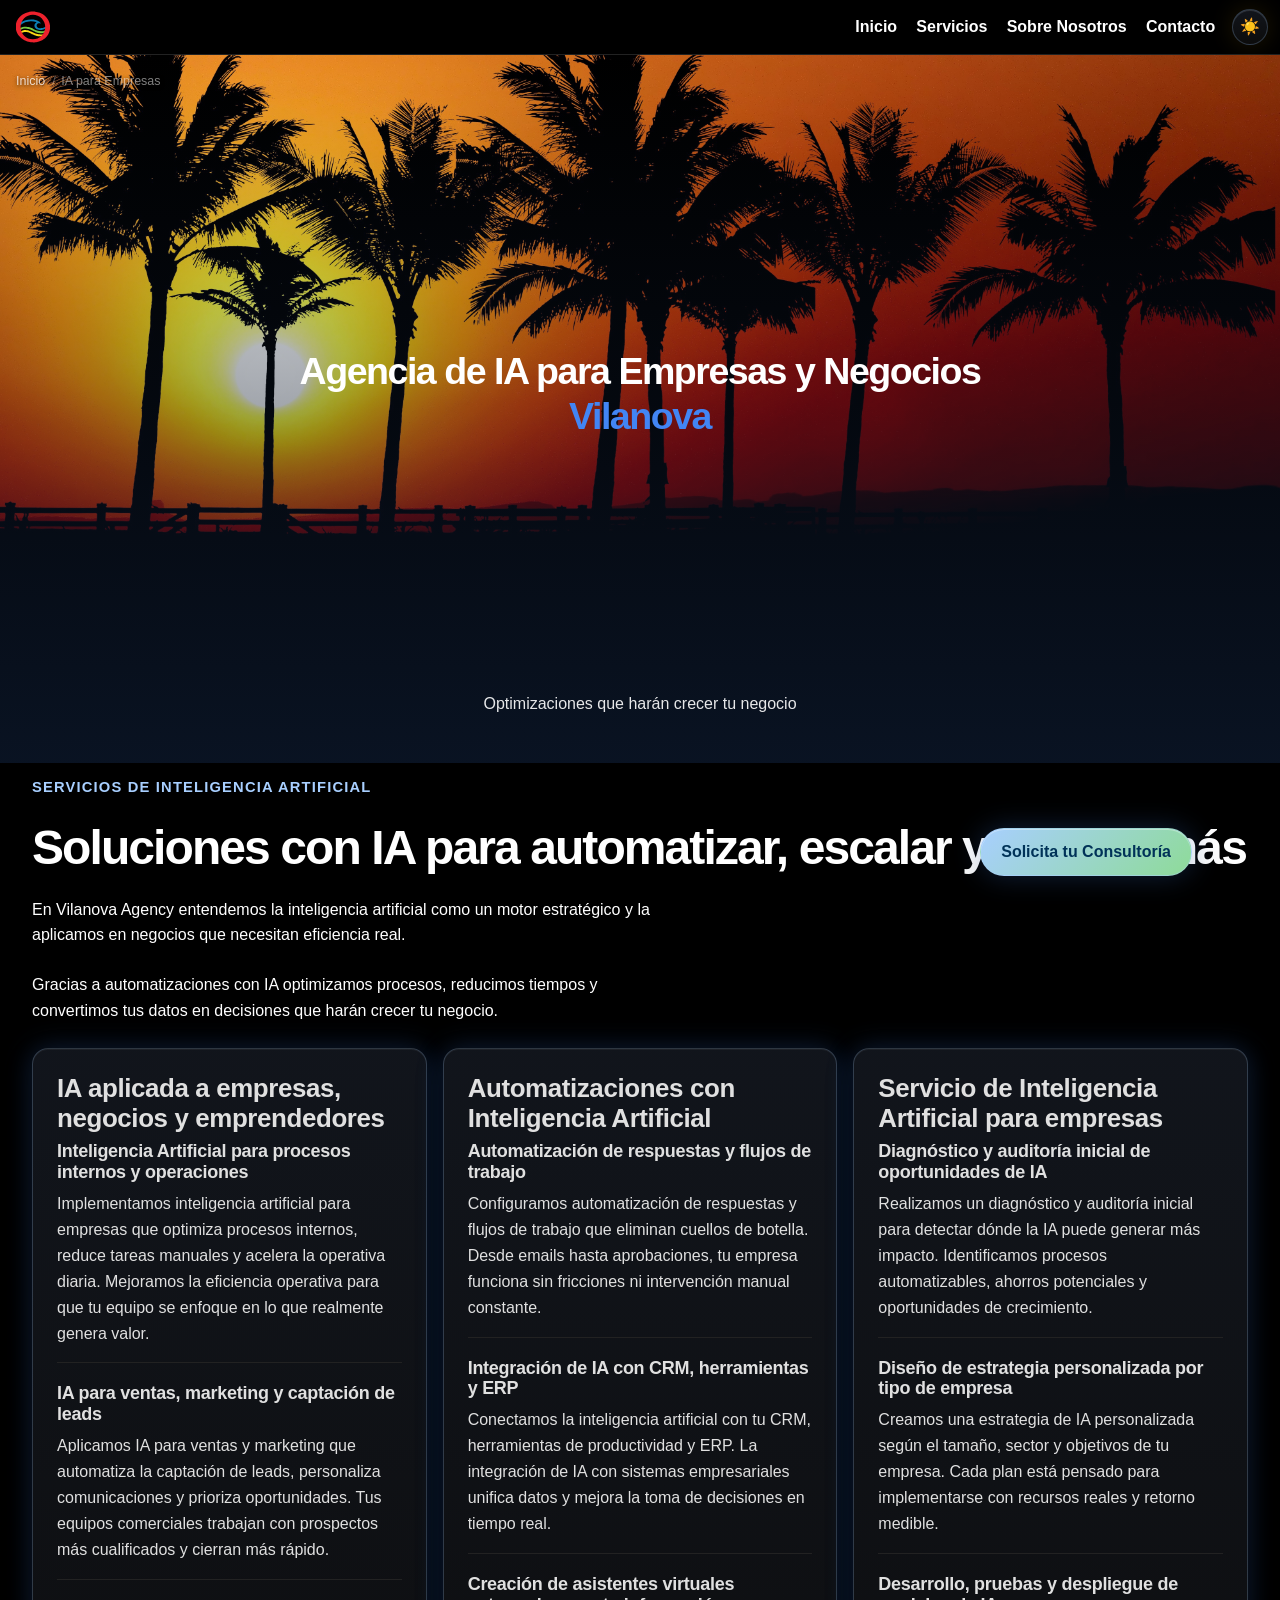
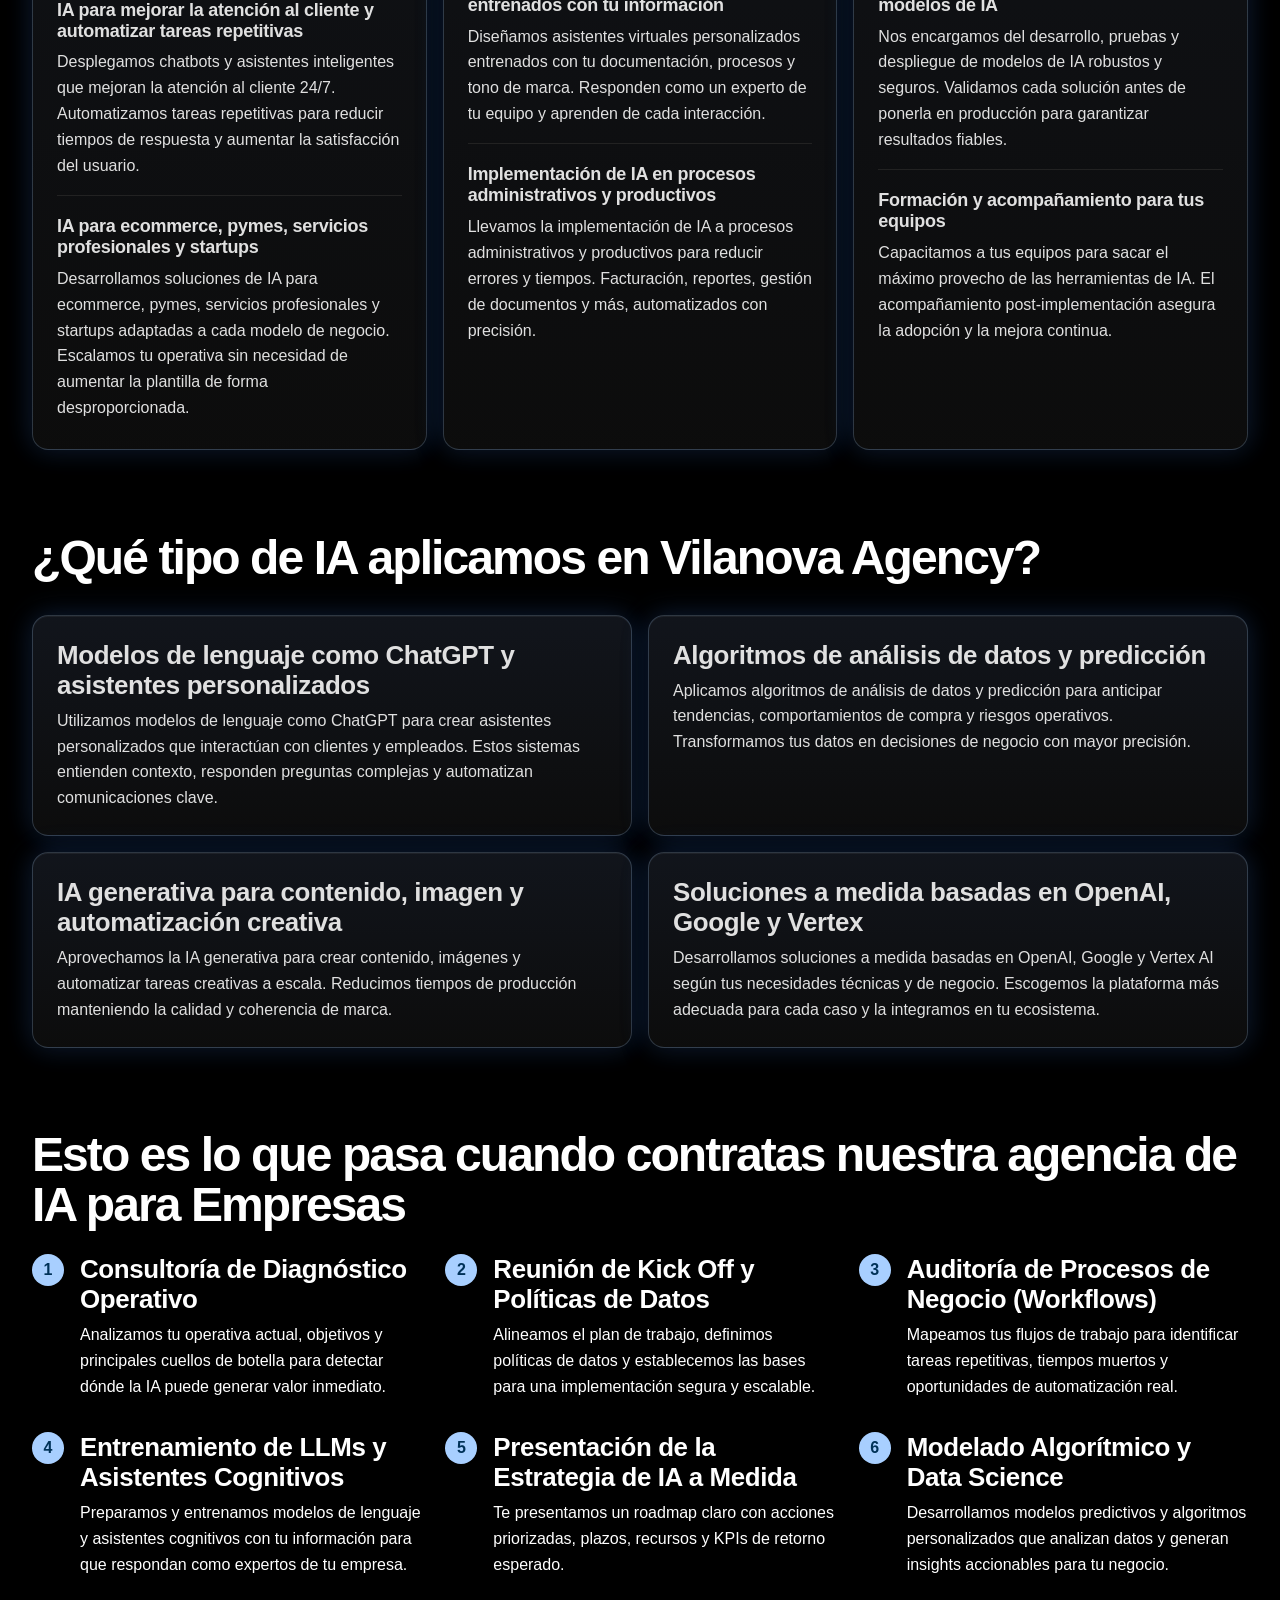
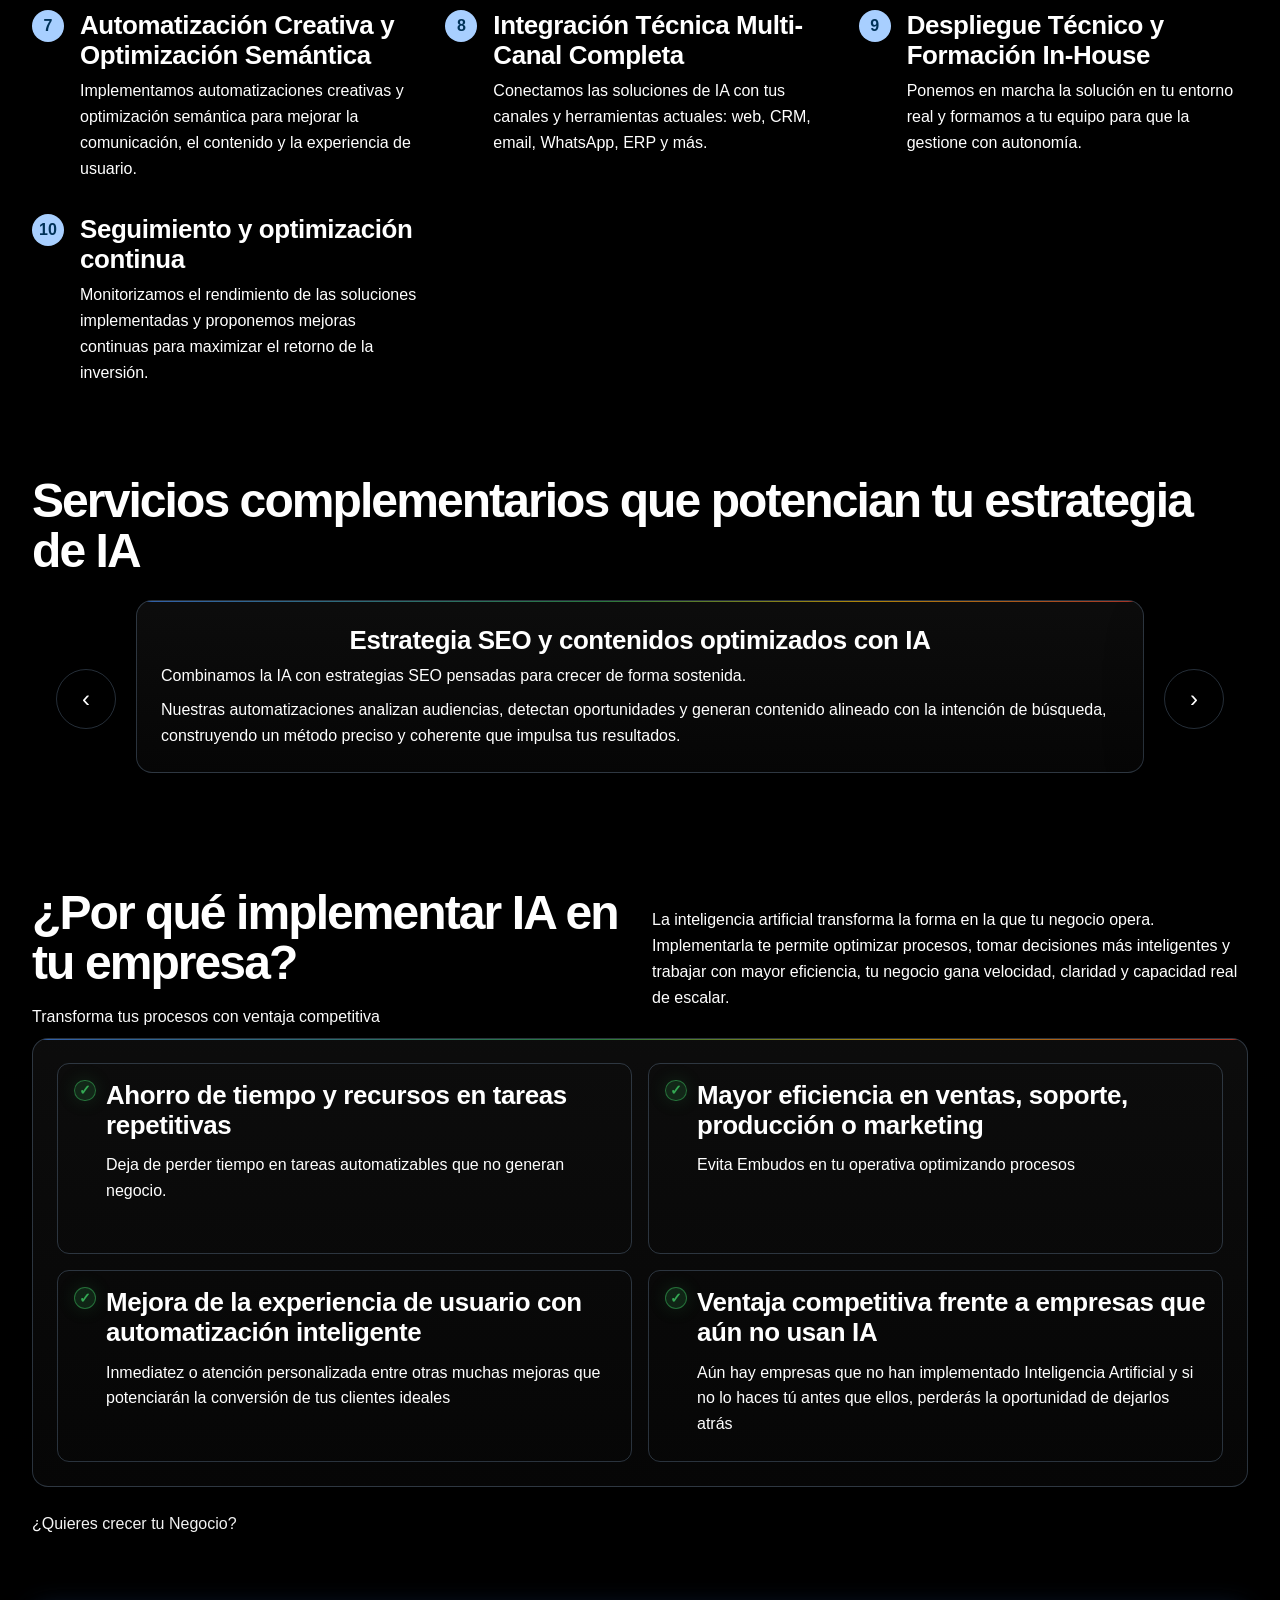
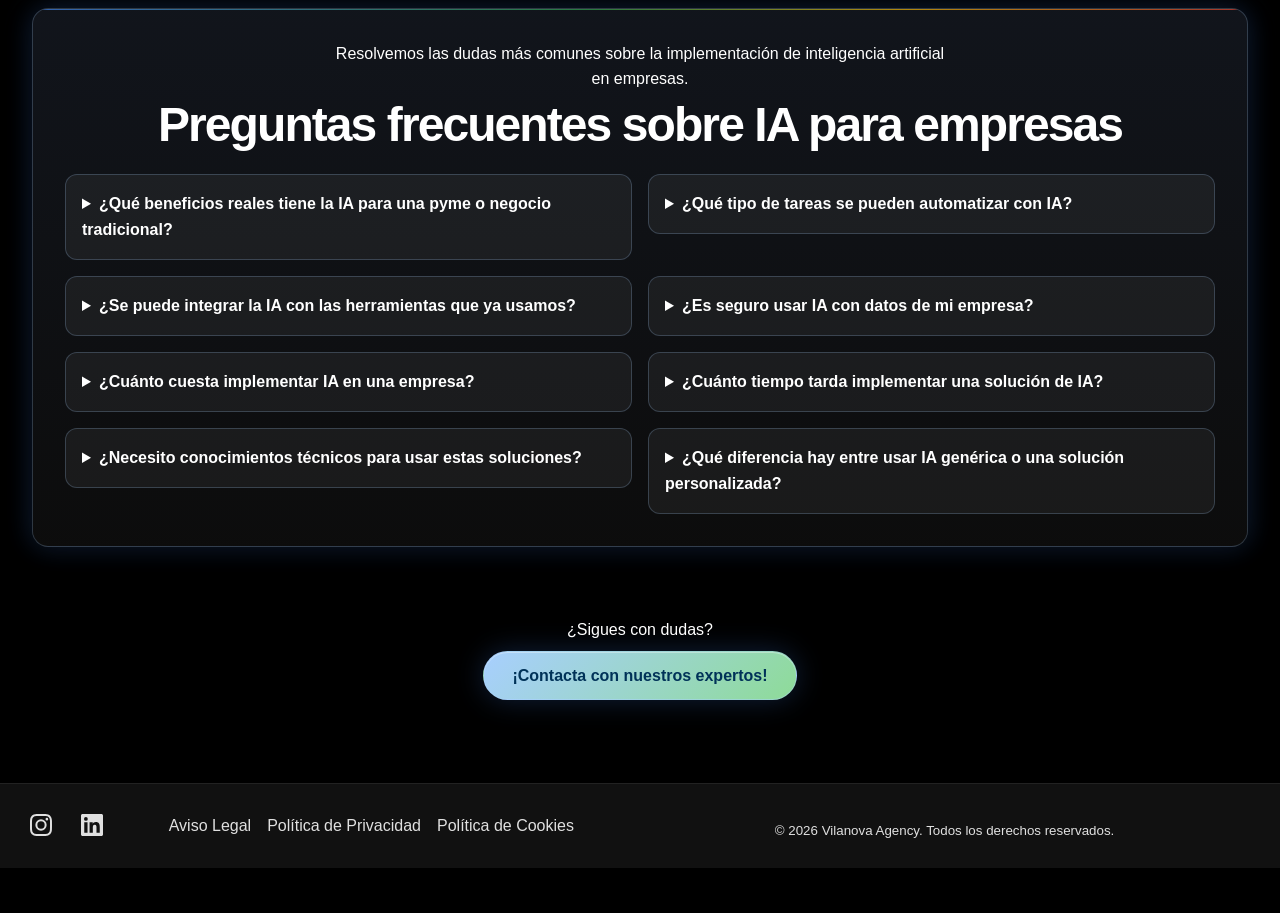
<file: ia-empresas.html>
<!doctype html>
<html lang="es" data-theme="dark">
  <head>
    <meta charset="UTF-8" />
    <meta name="viewport" content="width=device-width, initial-scale=1.0" />
    <meta
      name="robots"
      content="index, follow, max-image-preview:large, max-snippet:-1, max-video-preview:-1"
    />
    <title>IA para Empresas en Vilanova | Vilanova Agency</title>
    <meta
      name="description"
      content="Automatizamos procesos, integramos IA y creamos asistentes virtuales para empresas locales que quieren ahorrar tiempo y escalar operaciones."
    />
    <link rel="canonical" href="ia-empresas.html" />
    <meta
      property="og:title"
      content="IA para Empresas en Vilanova | Vilanova Agency"
    />
    <meta
      property="og:description"
      content="Automatizamos procesos, integramos IA y creamos asistentes virtuales para empresas locales que quieren ahorrar tiempo y escalar operaciones."
    />
    <meta property="og:type" content="website" />
    <meta property="og:site_name" content="Vilanova Agency" />
    <meta property="og:url" content="ia-empresas.html" />
    <meta property="og:image" content="assets/img/layout/og-image.png" />
    <meta name="twitter:card" content="summary" />
    <meta
      name="twitter:title"
      content="IA para Empresas en Vilanova | Vilanova Agency"
    />
    <meta
      name="twitter:description"
      content="Automatizamos procesos, integramos IA y creamos asistentes virtuales para empresas locales que quieren ahorrar tiempo y escalar operaciones."
    />
    <link rel="icon" href="assets/img/layout/favicon.svg" type="image/svg+xml">
    <link rel="icon" type="image/png" sizes="32x32" href="assets/img/layout/favicon-32x32.png">
    <link rel="icon" type="image/png" sizes="16x16" href="assets/img/layout/favicon-16x16.png">
    <link rel="apple-touch-icon" sizes="180x180" href="assets/img/layout/favicon-180x180.png"><script>
      (function () {
        try {
          var t = localStorage.getItem("vilanova-theme");
          if (t === "light" || t === "dark") {
            document.documentElement.setAttribute("data-theme", t);
          }
        } catch (e) {}
      })();
    </script>
    <link rel="stylesheet" href="css/style.css" />
    <script type="application/ld+json">
      {"@context": "https://schema.org", "@type": "BreadcrumbList", "itemListElement": [{"@type": "ListItem", "position": 1, "name": "Inicio", "item": "index.html"}, {"@type": "ListItem", "position": 2, "name": "IA para Empresas", "item": "ia-empresas.html"}]}
    </script>
  </head>

  <body>
    <a class="skip-link" href="#main-content">Saltar al contenido</a>
    <header>
      <a href="index.html" class="logo-link">
        <img src="assets/img/layout/favicon.svg" alt="Vilanova Agency" />
      </a>
      <button
        type="button"
        class="menu-toggle menu-icon"
        aria-label="Abrir menú"
        aria-expanded="false"
        aria-controls="main-nav"
      >
        ☰
      </button>
      <nav id="main-nav" aria-label="Menú principal">
        <ul>
          <li><a href="index.html">Inicio</a></li>
          <li>
            <button
              type="button"
              class="nav-toggle"
              aria-expanded="false"
              aria-haspopup="true"
            >
              Servicios
            </button>
            <ul class="submenu">
              <li><a href="seo.html">SEO</a></li>
              <li><a href="sem.html">SEM</a></li>
              <li><a href="geo-aeo.html">GEO/AEO</a></li>
              <li><a href="desarrollo-web.html">Desarrollo Web</a></li>
              <li>
                <a href="ia-empresas.html" aria-current="page"
                  >IA para Empresas</a
                >
              </li>
            </ul>
          </li>
          <li><a href="sobre-nosotros.html">Sobre Nosotros</a></li>
          <li><a href="contacto.html">Contacto</a></li>
        </ul>
      </nav>
      <button
        id="theme-toggle"
        class="theme-toggle"
        aria-label="Cambiar a tema claro"
        type="button"
      >
        ☀️
      </button>
    </header>
    <main id="main-content" tabindex="-1">
      <section class="hero-ai">
        <nav class="breadcrumb" aria-label="Migas de pan">
          <ul>
            <li><a href="index.html">Inicio</a></li>
            <li aria-current="page">IA para Empresas</li>
          </ul>
        </nav>

        <h1 class="hero-title">
          Agencia de IA para Empresas y Negocios
          <span class="vng">Vilanova</span>
        </h1>
        <p class="false-hero-title">
          Optimizaciones que harán crecer tu negocio
        </p>
        <a href="contacto.html#formulario-contacto" class="btn hero-floating-cta"
          >Solicita tu Consultoría</a
        >
      </section>
      <section class="cards-3-col">
        <p class="section-eyebrow">SERVICIOS DE INTELIGENCIA ARTIFICIAL</p>
        <h2>Soluciones con IA para automatizar, escalar y vender más</h2>
        <p>
          En Vilanova Agency entendemos la inteligencia artificial como un motor
          estratégico y la aplicamos en negocios que necesitan eficiencia real.
        </p>
        <p>
          Gracias a automatizaciones con IA optimizamos procesos, reducimos
          tiempos y convertimos tus datos en decisiones que harán crecer tu
          negocio.
        </p>
        <article class="card">
          <h3>IA aplicada a empresas, negocios y emprendedores</h3>
          <ul>
            <li>
              <h4>
                Inteligencia Artificial para procesos internos y operaciones
              </h4>
              <p>
                Implementamos inteligencia artificial para empresas que optimiza
                procesos internos, reduce tareas manuales y acelera la operativa
                diaria. Mejoramos la eficiencia operativa para que tu equipo se
                enfoque en lo que realmente genera valor.
              </p>
            </li>
            <li>
              <h4>IA para ventas, marketing y captación de leads</h4>
              <p>
                Aplicamos IA para ventas y marketing que automatiza la captación
                de leads, personaliza comunicaciones y prioriza oportunidades.
                Tus equipos comerciales trabajan con prospectos más cualificados
                y cierran más rápido.
              </p>
            </li>
            <li>
              <h4>
                IA para mejorar la atención al cliente y automatizar tareas
                repetitivas
              </h4>
              <p>
                Desplegamos chatbots y asistentes inteligentes que mejoran la
                atención al cliente 24/7. Automatizamos tareas repetitivas para
                reducir tiempos de respuesta y aumentar la satisfacción del
                usuario.
              </p>
            </li>
            <li>
              <h4>
                IA para ecommerce, pymes, servicios profesionales y startups
              </h4>
              <p>
                Desarrollamos soluciones de IA para ecommerce, pymes, servicios
                profesionales y startups adaptadas a cada modelo de negocio.
                Escalamos tu operativa sin necesidad de aumentar la plantilla de
                forma desproporcionada.
              </p>
            </li>
          </ul>
        </article>

        <article class="card">
          <h3>Automatizaciones con Inteligencia Artificial</h3>
          <ul>
            <li>
              <h4>Automatización de respuestas y flujos de trabajo</h4>
              <p>
                Configuramos automatización de respuestas y flujos de trabajo
                que eliminan cuellos de botella. Desde emails hasta
                aprobaciones, tu empresa funciona sin fricciones ni intervención
                manual constante.
              </p>
            </li>
            <li>
              <h4>Integración de IA con CRM, herramientas y ERP</h4>
              <p>
                Conectamos la inteligencia artificial con tu CRM, herramientas
                de productividad y ERP. La integración de IA con sistemas
                empresariales unifica datos y mejora la toma de decisiones en
                tiempo real.
              </p>
            </li>
            <li>
              <h4>
                Creación de asistentes virtuales entrenados con tu información
              </h4>
              <p>
                Diseñamos asistentes virtuales personalizados entrenados con tu
                documentación, procesos y tono de marca. Responden como un
                experto de tu equipo y aprenden de cada interacción.
              </p>
            </li>
            <li>
              <h4>
                Implementación de IA en procesos administrativos y productivos
              </h4>
              <p>
                Llevamos la implementación de IA a procesos administrativos y
                productivos para reducir errores y tiempos. Facturación,
                reportes, gestión de documentos y más, automatizados con
                precisión.
              </p>
            </li>
          </ul>
        </article>

        <article class="card">
          <h3>Servicio de Inteligencia Artificial para empresas</h3>
          <ul>
            <li>
              <h4>Diagnóstico y auditoría inicial de oportunidades de IA</h4>
              <p>
                Realizamos un diagnóstico y auditoría inicial para detectar
                dónde la IA puede generar más impacto. Identificamos procesos
                automatizables, ahorros potenciales y oportunidades de
                crecimiento.
              </p>
            </li>
            <li>
              <h4>Diseño de estrategia personalizada por tipo de empresa</h4>
              <p>
                Creamos una estrategia de IA personalizada según el tamaño,
                sector y objetivos de tu empresa. Cada plan está pensado para
                implementarse con recursos reales y retorno medible.
              </p>
            </li>
            <li>
              <h4>Desarrollo, pruebas y despliegue de modelos de IA</h4>
              <p>
                Nos encargamos del desarrollo, pruebas y despliegue de modelos
                de IA robustos y seguros. Validamos cada solución antes de
                ponerla en producción para garantizar resultados fiables.
              </p>
            </li>
            <li>
              <h4>Formación y acompañamiento para tus equipos</h4>
              <p>
                Capacitamos a tus equipos para sacar el máximo provecho de las
                herramientas de IA. El acompañamiento post-implementación
                asegura la adopción y la mejora continua.
              </p>
            </li>
          </ul>
        </article>
      </section>

      <section class="compact-heading-section">
        <h2>¿Qué tipo de IA aplicamos en Vilanova Agency?</h2>
        <article class="card">
          <h3>Modelos de lenguaje como ChatGPT y asistentes personalizados</h3>
          <p>
            Utilizamos modelos de lenguaje como ChatGPT para crear asistentes
            personalizados que interactúan con clientes y empleados. Estos
            sistemas entienden contexto, responden preguntas complejas y
            automatizan comunicaciones clave.
          </p>
        </article>

        <article class="card">
          <h3>Algoritmos de análisis de datos y predicción</h3>
          <p>
            Aplicamos algoritmos de análisis de datos y predicción para
            anticipar tendencias, comportamientos de compra y riesgos
            operativos. Transformamos tus datos en decisiones de negocio con
            mayor precisión.
          </p>
        </article>

        <article class="card">
          <h3>
            IA generativa para contenido, imagen y automatización creativa
          </h3>
          <p>
            Aprovechamos la IA generativa para crear contenido, imágenes y
            automatizar tareas creativas a escala. Reducimos tiempos de
            producción manteniendo la calidad y coherencia de marca.
          </p>
        </article>

        <article class="card">
          <h3>Soluciones a medida basadas en OpenAI, Google y Vertex</h3>
          <p>
            Desarrollamos soluciones a medida basadas en OpenAI, Google y Vertex
            AI según tus necesidades técnicas y de negocio. Escogemos la
            plataforma más adecuada para cada caso y la integramos en tu
            ecosistema.
          </p>
        </article>
      </section>

      <section class="compact-heading-section">
        <h2>
          Esto es lo que pasa cuando contratas nuestra agencia de IA para
          Empresas
        </h2>
        <ol class="steps">
          <li class="li-card">
            <h3>Consultoría de Diagnóstico Operativo</h3>
            <p>
              Analizamos tu operativa actual, objetivos y principales cuellos de
              botella para detectar dónde la IA puede generar valor inmediato.
            </p>
          </li>
          <li class="li-card">
            <h3>Reunión de Kick Off y Políticas de Datos</h3>
            <p>
              Alineamos el plan de trabajo, definimos políticas de datos y
              establecemos las bases para una implementación segura y escalable.
            </p>
          </li>
          <li class="li-card">
            <h3>Auditoría de Procesos de Negocio (Workflows)</h3>
            <p>
              Mapeamos tus flujos de trabajo para identificar tareas
              repetitivas, tiempos muertos y oportunidades de automatización
              real.
            </p>
          </li>
          <li class="li-card">
            <h3>Entrenamiento de LLMs y Asistentes Cognitivos</h3>
            <p>
              Preparamos y entrenamos modelos de lenguaje y asistentes
              cognitivos con tu información para que respondan como expertos de
              tu empresa.
            </p>
          </li>
          <li class="li-card">
            <h3>Presentación de la Estrategia de IA a Medida</h3>
            <p>
              Te presentamos un roadmap claro con acciones priorizadas, plazos,
              recursos y KPIs de retorno esperado.
            </p>
          </li>
          <li class="li-card">
            <h3>Modelado Algorítmico y Data Science</h3>
            <p>
              Desarrollamos modelos predictivos y algoritmos personalizados que
              analizan datos y generan insights accionables para tu negocio.
            </p>
          </li>
          <li class="li-card">
            <h3>Automatización Creativa y Optimización Semántica</h3>
            <p>
              Implementamos automatizaciones creativas y optimización semántica
              para mejorar la comunicación, el contenido y la experiencia de
              usuario.
            </p>
          </li>
          <li class="li-card">
            <h3>Integración Técnica Multi-Canal Completa</h3>
            <p>
              Conectamos las soluciones de IA con tus canales y herramientas
              actuales: web, CRM, email, WhatsApp, ERP y más.
            </p>
          </li>
          <li class="li-card">
            <h3>Despliegue Técnico y Formación In-House</h3>
            <p>
              Ponemos en marcha la solución en tu entorno real y formamos a tu
              equipo para que la gestione con autonomía.
            </p>
          </li>
          <li class="li-card">
            <h3>Seguimiento y optimización continua</h3>
            <p>
              Monitorizamos el rendimiento de las soluciones implementadas y
              proponemos mejoras continuas para maximizar el retorno de la
              inversión.
            </p>
          </li>
        </ol>
      </section>

      <section class="compact-heading-section slider-section" aria-roledescription="carrusel" aria-label="Servicios complementarios que potencian tu estrategia de IA">
        <h2>Servicios complementarios que potencian tu estrategia de IA</h2>
        <div class="slider-wrapper">
          <div class="slider-track" role="list">
            <article class="content-block slider-slide" role="listitem" aria-label="Slide 1 de 4">
              <h3>Estrategia SEO y contenidos optimizados con IA</h3>
              <p>
                Combinamos la IA con estrategias SEO pensadas para crecer de forma
                sostenida.
              </p>
              <p>
                Nuestras automatizaciones analizan audiencias, detectan
                oportunidades y generan contenido alineado con la intención de
                búsqueda, construyendo un método preciso y coherente que impulsa tus
                resultados.
              </p>
            </article>

            <article class="content-block slider-slide" role="listitem" aria-label="Slide 2 de 4">
              <h3>Diseño de landings y funnels automatizados</h3>
              <p class="wide">
                Diseñamos landings y funnels que nacen para convertir. Integramos
                automatizaciones con IA que adaptan mensajes, personalizan
                recorridos y mejoran cada interacción del usuario.
              </p>
              <p class="wide">
                Nuestro enfoque optimiza todos los puntos de contacto y te permite
                tomar decisiones basadas en comportamiento real.
              </p>
            </article>

            <article class="content-block slider-slide" role="listitem" aria-label="Slide 3 de 4">
              <h3>Automatización de campañas de email y WhatsApp</h3>
              <p class="wide">
                Desarrollamos sistemas basados en inteligencia artificial que
                permiten segmentar, personalizar y ajustar el timing sin esfuerzo
                manual.
              </p>
              <p class="wide">
                Gracias a esas automatizaciones, tus comunicaciones se vuelven más
                relevantes, mejoran la relación con el usuario y aumentan las
                conversiones.
              </p>
            </article>

            <article class="content-block slider-slide" role="listitem" aria-label="Slide 4 de 4">
              <h3>Análisis de datos para toma de decisiones</h3>
              <p class="wide">
                Nuestras automatizaciones con IA analizan métricas, identifican
                patrones y detectan oportunidades que suelen pasar desapercibidas.
              </p>
              <p class="wide">
                Construimos modelos que guían el crecimiento y te permiten avanzar
                con claridad, foco y una operativa mucho más sólida.
              </p>
            </article>
          </div>
          <div class="slider-controls">
            <button type="button" class="slider-btn slider-prev" aria-label="Slide anterior">‹</button>
            <button type="button" class="slider-btn slider-next" aria-label="Slide siguiente">›</button>
          </div>
        </div>
      </section>

      <section class="compact-heading-section">
        <div class="section-split">
          <div class="split-col">
            <h2>¿Por qué implementar IA en tu empresa?</h2>
            <p>Transforma tus procesos con ventaja competitiva</p>
          </div>
          <div class="split-col">
            <p>
              La inteligencia artificial transforma la forma en la que tu
              negocio opera. Implementarla te permite optimizar procesos, tomar
              decisiones más inteligentes y trabajar con mayor eficiencia, tu
              negocio gana velocidad, claridad y capacidad real de escalar.
            </p>
          </div>
        </div>
        <article class="content-block ai-benefits-block">
          <ul class="wide ai-benefits-list">
            <li>
              <h3>Ahorro de tiempo y recursos en tareas repetitivas</h3>
              <p class="wide">
                Deja de perder tiempo en tareas automatizables que no generan
                negocio.
              </p>
            </li>

            <li>
              <h3>
                Mayor eficiencia en ventas, soporte, producción o marketing
              </h3>
              <p class="wide">
                Evita Embudos en tu operativa optimizando procesos
              </p>
            </li>

            <li>
              <h3>
                Mejora de la experiencia de usuario con automatización
                inteligente
              </h3>
              <p class="wide">
                Inmediatez o atención personalizada entre otras muchas mejoras
                que potenciarán la conversión de tus clientes ideales
              </p>
            </li>

            <li>
              <h3>Ventaja competitiva frente a empresas que aún no usan IA</h3>
              <p class="wide">
                Aún hay empresas que no han implementado Inteligencia Artificial
                y si no lo haces tú antes que ellos, perderás la oportunidad de
                dejarlos atrás
              </p>
            </li>
          </ul>
        </article>
        <p>¿Quieres crecer tu Negocio?</p>
      </section>

      <section id="faqs-ia" class="faqs">
        <p>
          Resolvemos las dudas más comunes sobre la implementación de
          inteligencia artificial en empresas.
        </p>
        <h2>Preguntas frecuentes sobre IA para empresas</h2>

        <div class="faq-grid">
          <details class="faqs-card">
            <summary>
              ¿Qué beneficios reales tiene la IA para una pyme o negocio
              tradicional?
            </summary>
            <p>
              La IA permite automatizar tareas repetitivas, mejorar la
              eficiencia operativa y tomar decisiones más rápidas y precisas
              basadas en datos. Esto se traduce en ahorro de tiempo, reducción
              de errores y aumento directo de ventas y productividad.
            </p>
          </details>

          <details class="faqs-card">
            <summary>¿Qué tipo de tareas se pueden automatizar con IA?</summary>
            <p>
              Prácticamente cualquier proceso repetitivo o basado en reglas:
            </p>
            <ol>
              <li>Atención al cliente (chatbots, respuestas automáticas).</li>
              <li>Gestión de leads y ventas.</li>
              <li>Segmentación y campañas de marketing.</li>
              <li>Análisis de datos y predicciones.</li>
              <li>Procesos administrativos y operativos.</li>
              <li>Generación de contenido y documentación.</li>
            </ol>
          </details>

          <details class="faqs-card">
            <summary>
              ¿Se puede integrar la IA con las herramientas que ya usamos?
            </summary>
            <p>
              Sí, podemos conectar soluciones de IA con CRMs, formularios, hojas
              de cálculo, herramientas de email, plataformas de ventas o
              sistemas internos. La idea es automatizar procesos sin obligarte a
              cambiar toda tu forma de trabajar.
            </p>
          </details>

          <details class="faqs-card">
            <summary>¿Es seguro usar IA con datos de mi empresa?</summary>
            <p>
              Sí, siempre que se implemente con criterios de seguridad, permisos
              y control de datos. Analizamos qué información se puede usar, qué
              debe protegerse y cómo configurar la solución para reducir
              riesgos.
            </p>
          </details>

          <details class="faqs-card">
            <summary>¿Cuánto cuesta implementar IA en una empresa?</summary>
            <p>
              Depende del tipo de solución (asistentes personalizados,
              automatizaciones, integraciones, modelos de análisis o sistemas
              más avanzados), antes de estimar un coste, realizamos un
              diagnóstico para identificar qué procesos se pueden automatizar y
              qué retorno pueden generar.
            </p>
          </details>

          <details class="faqs-card">
            <summary>¿Cuánto tiempo tarda implementar una solución de IA?</summary>
            <p>
              Depende del alcance y de los procesos a automatizar. Algunas
              automatizaciones pueden estar listas en pocos días, mientras que
              soluciones más personalizadas requieren análisis, pruebas e
              integración progresiva.
            </p>
          </details>

          <details class="faqs-card">
            <summary>
              ¿Necesito conocimientos técnicos para usar estas soluciones?
            </summary>
            <p>
              Diseñamos sistemas que personas no técnicas puedan manejarlos sin
              complicaciones. Una vez implementados, funcionan de forma
              automática y os enseñamos a sacarles el máximo partido.
            </p>
          </details>

          <details class="faqs-card">
            <summary>
              ¿Qué diferencia hay entre usar IA genérica o una solución
              personalizada?
            </summary>
            <p>
              La IA genérica es útil pero limitada. No conoce tu negocio, no
              aprende de tus datos y suele ofrecer respuestas poco específicas,
              mientras que la IA personalizada se entrena con tu información,
              tus procesos y tu forma de trabajar, toma mejores decisiones,
              automatiza tareas y se integra con tus herramientas.
            </p>
          </details>
        </div>
      </section>

      <section data-floating-cta-stop>
        <p>¿Sigues con dudas?</p>
        <a href="contacto.html#formulario-contacto" class="btn"
          >¡Contacta con nuestros expertos!</a
        >
      </section>
    </main>

    <footer>
      <nav aria-label="Social">
        <ul>
          <li>
            <a
              href="https://instagram.com" aria-label="Instagram"
              target="_blank"
              rel="noopener noreferrer"
              ><svg xmlns="http://www.w3.org/2000/svg" viewBox="0 0 24 24" width="22" height="22" fill="currentColor" aria-hidden="true"><path d="M12 2.163c3.204 0 3.584.012 4.85.07 3.252.148 4.771 1.691 4.919 4.919.058 1.265.069 1.645.069 4.849 0 3.205-.012 3.584-.069 4.849-.149 3.225-1.664 4.771-4.919 4.919-1.266.058-1.644.07-4.85.07-3.204 0-3.584-.012-4.849-.07-3.26-.149-4.771-1.699-4.919-4.92-.058-1.265-.07-1.644-.07-4.849 0-3.204.013-3.583.07-4.849.149-3.227 1.664-4.771 4.919-4.919 1.266-.057 1.645-.069 4.849-.069zM12 0C8.741 0 8.333.014 7.053.072 2.695.272.273 2.69.073 7.052.014 8.333 0 8.741 0 12c0 3.259.014 3.668.072 4.948.2 4.358 2.618 6.78 6.98 6.98C8.333 23.986 8.741 24 12 24c3.259 0 3.668-.014 4.948-.072 4.354-.2 6.782-2.618 6.979-6.98.059-1.28.073-1.689.073-4.948 0-3.259-.014-3.667-.072-4.947-.196-4.354-2.617-6.78-6.979-6.98C15.668.014 15.259 0 12 0zm0 5.838a6.162 6.162 0 100 12.324 6.162 6.162 0 000-12.324zM12 16a4 4 0 110-8 4 4 0 010 8zm6.406-11.845a1.44 1.44 0 100 2.881 1.44 1.44 0 000-2.881z"/></svg></a
            >
          </li>
          <li>
            <a
              href="https://linkedin.com" aria-label="LinkedIn"
              target="_blank"
              rel="noopener noreferrer"
              ><svg xmlns="http://www.w3.org/2000/svg" viewBox="0 0 24 24" width="22" height="22" fill="currentColor" aria-hidden="true"><path d="M20.447 20.452h-3.554v-5.569c0-1.328-.027-3.037-1.852-3.037-1.853 0-2.136 1.445-2.136 2.939v5.667H9.351V9h3.414v1.561h.046c.477-.9 1.637-1.85 3.37-1.85 3.601 0 4.267 2.37 4.267 5.455v6.286zM5.337 7.433a2.062 2.062 0 01-2.063-2.065 2.064 2.064 0 112.063 2.065zm1.782 13.019H3.555V9h3.564v11.452zM22.225 0H1.771C.792 0 0 .774 0 1.729v20.542C0 23.227.792 24 1.771 24h20.451C23.2 24 24 23.227 24 22.271V1.729C24 .774 23.2 0 22.222 0h.003z"/></svg></a
            >
          </li>
        </ul>
      </nav>
      <nav aria-label="Legal">
        <ul>
          <li><a href="aviso-legal.html">Aviso Legal</a></li>
          <li><a href="politica-privacidad.html">Política de Privacidad</a></li>
          <li><a href="politica-cookies.html">Política de Cookies</a></li>
        </ul>
      </nav>
      <p>
        <small
          >&copy <span id="year"></span> Vilanova Agency. Todos los derechos
          reservados.</small
        >
      </p>
    </footer>
    <script src="js/main.js"></script>
  </body>
</html>
</file>
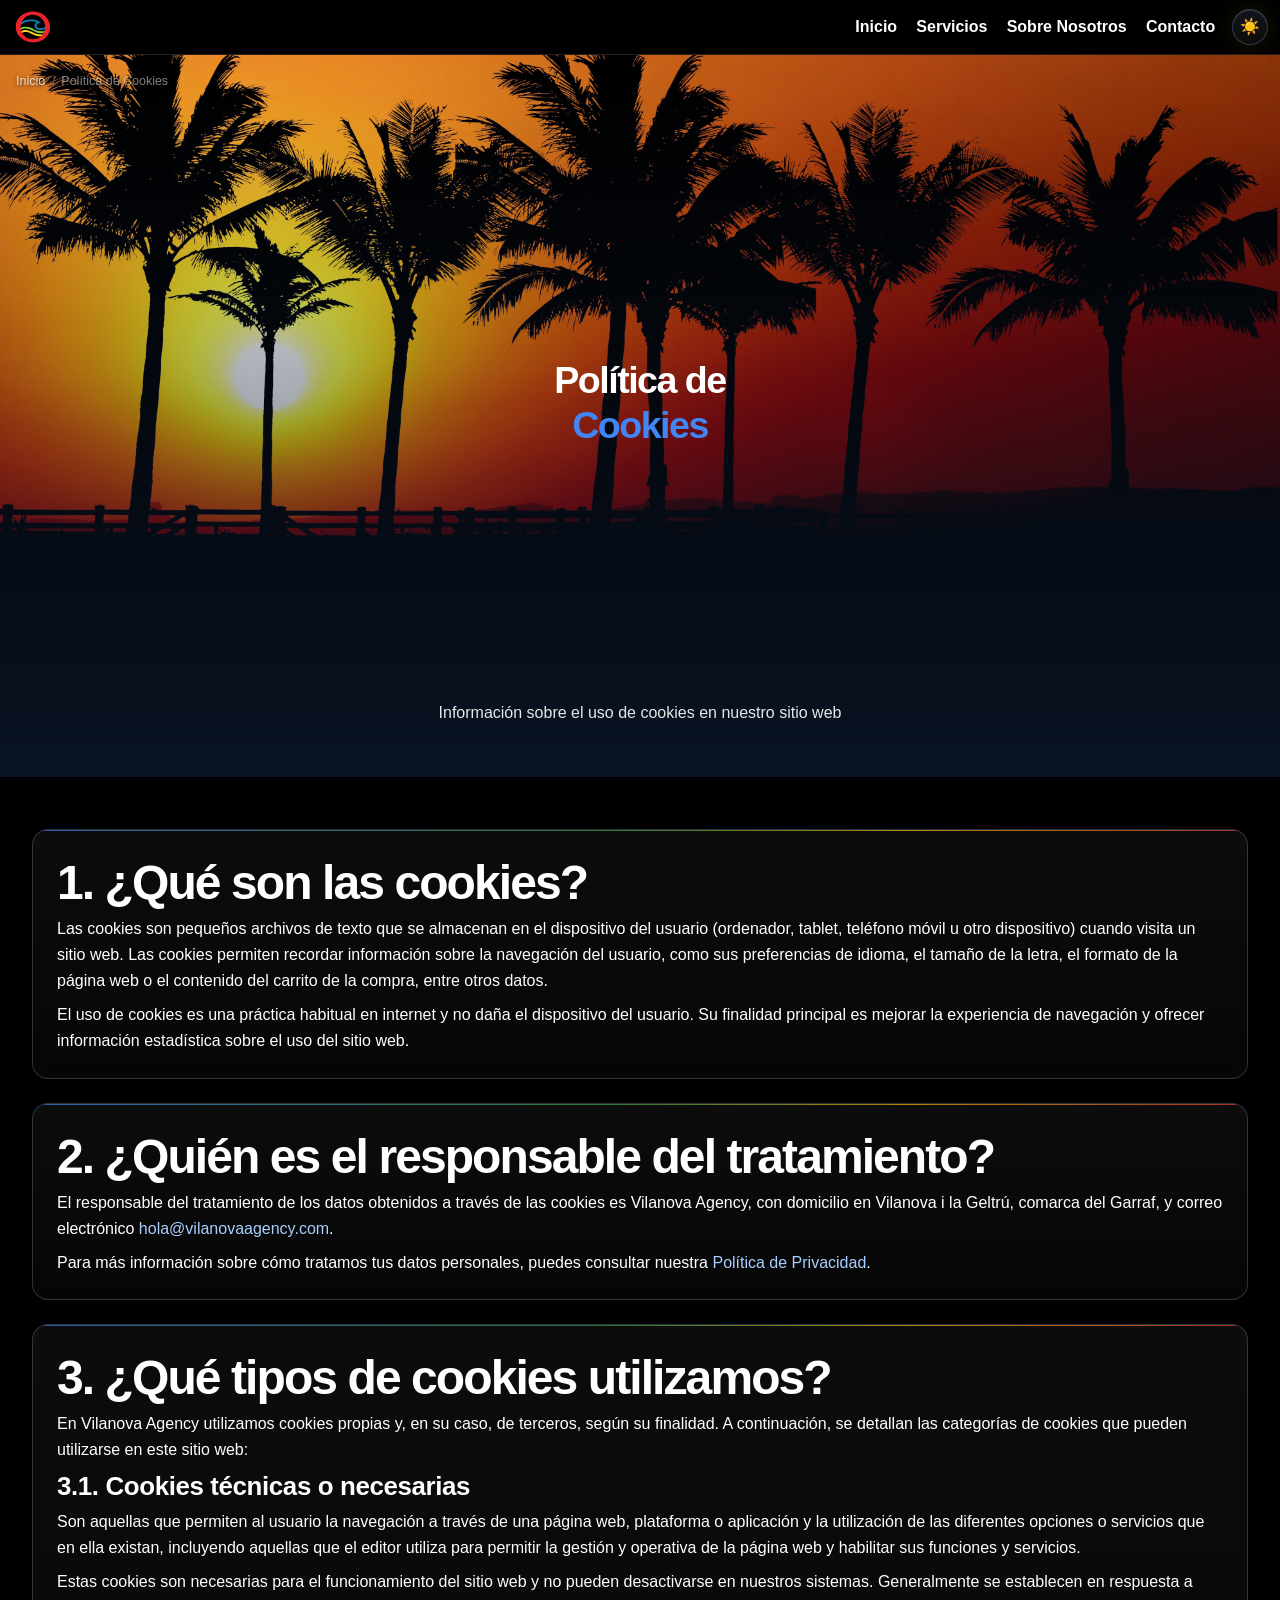
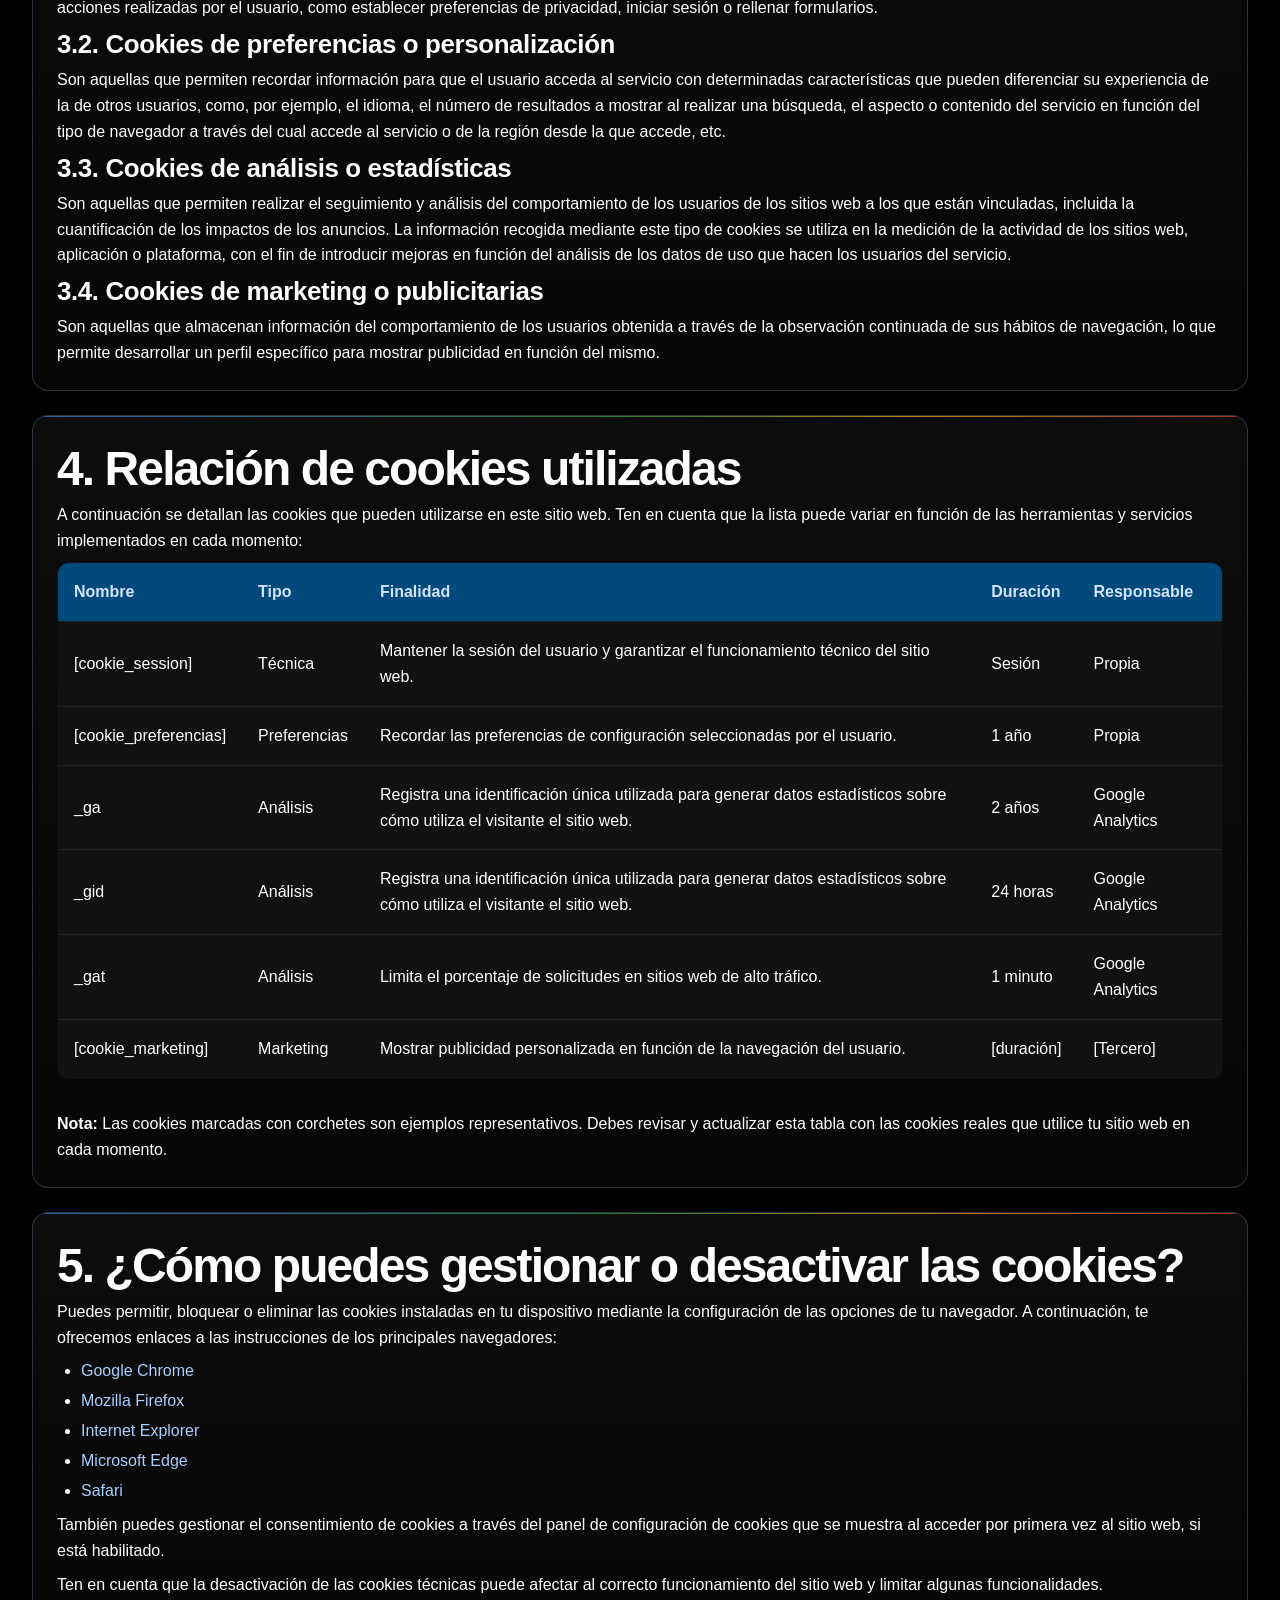
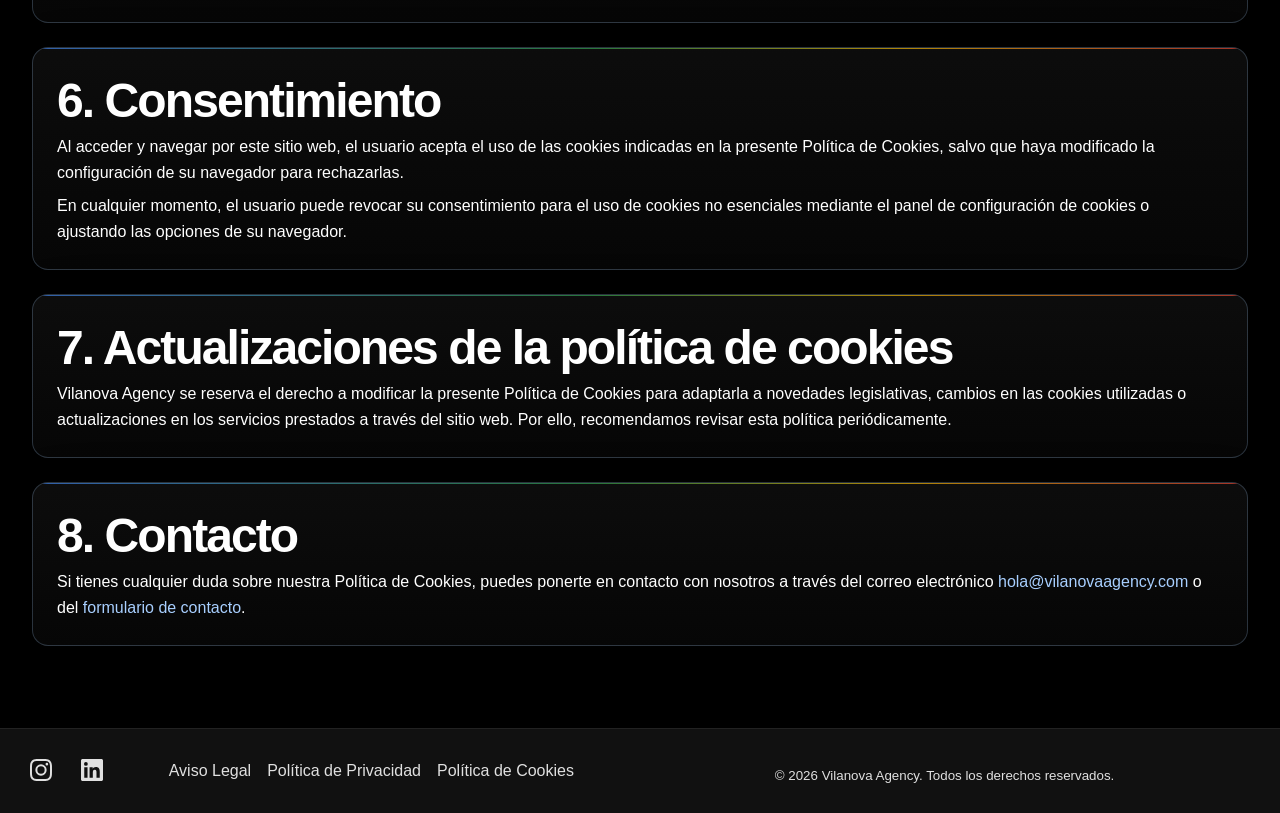
<file: politica-cookies.html>
<!DOCTYPE html>
<html lang="es" data-theme="dark">

<head>
  <meta charset="UTF-8">
  <meta name="viewport" content="width=device-width, initial-scale=1.0">
  <meta name='robots' content='index, follow, max-image-preview:large, max-snippet:-1, max-video-preview:-1' />
  <title>Política de Cookies | Vilanova Agency</title>
  <meta name="description"
    content="Política de cookies de Vilanova Agency. Información sobre qué cookies utilizamos, su finalidad y cómo gestionarlas." />
  <link rel="canonical" href="politica-cookies.html">
  <meta property="og:title" content="Política de Cookies | Vilanova Agency">
  <meta property="og:description" content="Política de cookies de Vilanova Agency. Información sobre qué cookies utilizamos, su finalidad y cómo gestionarlas.">
  <meta property="og:type" content="website">
  <meta property="og:site_name" content="Vilanova Agency">
  <meta property="og:url" content="politica-cookies.html">
  <meta property="og:image" content="assets/img/layout/og-image.png">
  <meta name="twitter:card" content="summary">
  <meta name="twitter:title" content="Política de Cookies | Vilanova Agency">
  <meta name="twitter:description" content="Política de cookies de Vilanova Agency. Información sobre qué cookies utilizamos, su finalidad y cómo gestionarlas.">
    <link rel="icon" href="assets/img/layout/favicon.svg" type="image/svg+xml">
    <link rel="icon" type="image/png" sizes="32x32" href="assets/img/layout/favicon-32x32.png">
    <link rel="icon" type="image/png" sizes="16x16" href="assets/img/layout/favicon-16x16.png">
    <link rel="apple-touch-icon" sizes="180x180" href="assets/img/layout/favicon-180x180.png"><script>(function(){try{var t=localStorage.getItem('vilanova-theme');if(t==='light'||t==='dark'){document.documentElement.setAttribute('data-theme',t);}}catch(e){}})();</script>
  <link rel="stylesheet" href="css/style.css">
    <script type="application/ld+json">
      {"@context": "https://schema.org", "@type": "BreadcrumbList", "itemListElement": [{"@type": "ListItem", "position": 1, "name": "Inicio", "item": "index.html"}, {"@type": "ListItem", "position": 2, "name": "Política de Cookies", "item": "politica-cookies.html"}]}
    </script>
</head>

<body>
  <a class="skip-link" href="#main-content">Saltar al contenido</a>
  <header>
    <a href="index.html" class="logo-link">
      <img src="assets/img/layout/favicon.svg" alt="Vilanova Agency">
    </a>
    <button type="button" class="menu-toggle menu-icon" aria-label="Abrir menú" aria-expanded="false" aria-controls="main-nav">☰</button>
    <nav id="main-nav" aria-label="Menú principal">
      <ul>
        <li><a href="index.html">Inicio</a></li>
        <li><button type="button" class="nav-toggle" aria-expanded="false" aria-haspopup="true">Servicios</button>
          <ul class="submenu">
            <li><a href="seo.html">SEO</a></li>
            <li><a href="sem.html">SEM</a></li>
            <li><a href="geo-aeo.html">GEO/AEO</a></li>
            <li><a href="desarrollo-web.html">Desarrollo Web</a></li>
            <li><a href="ia-empresas.html">IA para Empresas</a></li>
          </ul>
        </li>
        <li><a href="sobre-nosotros.html">Sobre Nosotros</a></li>
        <li><a href="contacto.html">Contacto</a></li>
      </ul>
      </nav>
    <button id="theme-toggle" class="theme-toggle" aria-label="Cambiar a tema claro" type="button">☀️</button>

    </header>

  <main id="main-content" tabindex="-1" class="legal">
    <section class="hero-cookies">
      <nav class="breadcrumb" aria-label="Migas de pan">
        <ul>
          <li><a href="index.html">Inicio</a></li>
          <li aria-current="page">Política de Cookies</li>
        </ul>
      </nav>

      <h1 class="hero-title">Política de <span class="vng">Cookies</span></h1>
      <p class="false-hero-title">Información sobre el uso de cookies en nuestro sitio web</p>
    </section>

    <section class="contenido-cookies">
      <article class="content-block">
        <h2>1. ¿Qué son las cookies?</h2>
        <p>Las cookies son pequeños archivos de texto que se almacenan en el dispositivo del usuario (ordenador, tablet, teléfono móvil u otro dispositivo) cuando visita un sitio web. Las cookies permiten recordar información sobre la navegación del usuario, como sus preferencias de idioma, el tamaño de la letra, el formato de la página web o el contenido del carrito de la compra, entre otros datos.</p>
        <p>El uso de cookies es una práctica habitual en internet y no daña el dispositivo del usuario. Su finalidad principal es mejorar la experiencia de navegación y ofrecer información estadística sobre el uso del sitio web.</p>
      </article>

      <article class="content-block">
        <h2>2. ¿Quién es el responsable del tratamiento?</h2>
        <p>El responsable del tratamiento de los datos obtenidos a través de las cookies es Vilanova Agency, con domicilio en Vilanova i la Geltrú, comarca del Garraf, y correo electrónico <a href="mailto:hola@vilanovaagency.com">hola@vilanovaagency.com</a>.</p>
        <p>Para más información sobre cómo tratamos tus datos personales, puedes consultar nuestra <a href="politica-privacidad.html">Política de Privacidad</a>.</p>
      </article>

      <article class="content-block">
        <h2>3. ¿Qué tipos de cookies utilizamos?</h2>
        <p>En Vilanova Agency utilizamos cookies propias y, en su caso, de terceros, según su finalidad. A continuación, se detallan las categorías de cookies que pueden utilizarse en este sitio web:</p>

        <h3>3.1. Cookies técnicas o necesarias</h3>
        <p>Son aquellas que permiten al usuario la navegación a través de una página web, plataforma o aplicación y la utilización de las diferentes opciones o servicios que en ella existan, incluyendo aquellas que el editor utiliza para permitir la gestión y operativa de la página web y habilitar sus funciones y servicios.</p>
        <p>Estas cookies son necesarias para el funcionamiento del sitio web y no pueden desactivarse en nuestros sistemas. Generalmente se establecen en respuesta a acciones realizadas por el usuario, como establecer preferencias de privacidad, iniciar sesión o rellenar formularios.</p>

        <h3>3.2. Cookies de preferencias o personalización</h3>
        <p>Son aquellas que permiten recordar información para que el usuario acceda al servicio con determinadas características que pueden diferenciar su experiencia de la de otros usuarios, como, por ejemplo, el idioma, el número de resultados a mostrar al realizar una búsqueda, el aspecto o contenido del servicio en función del tipo de navegador a través del cual accede al servicio o de la región desde la que accede, etc.</p>

        <h3>3.3. Cookies de análisis o estadísticas</h3>
        <p>Son aquellas que permiten realizar el seguimiento y análisis del comportamiento de los usuarios de los sitios web a los que están vinculadas, incluida la cuantificación de los impactos de los anuncios. La información recogida mediante este tipo de cookies se utiliza en la medición de la actividad de los sitios web, aplicación o plataforma, con el fin de introducir mejoras en función del análisis de los datos de uso que hacen los usuarios del servicio.</p>

        <h3>3.4. Cookies de marketing o publicitarias</h3>
        <p>Son aquellas que almacenan información del comportamiento de los usuarios obtenida a través de la observación continuada de sus hábitos de navegación, lo que permite desarrollar un perfil específico para mostrar publicidad en función del mismo.</p>
      </article>

      <article class="content-block">
        <h2>4. Relación de cookies utilizadas</h2>
        <p>A continuación se detallan las cookies que pueden utilizarse en este sitio web. Ten en cuenta que la lista puede variar en función de las herramientas y servicios implementados en cada momento:</p>

        <table>
          <thead>
            <tr>
              <th>Nombre</th>
              <th>Tipo</th>
              <th>Finalidad</th>
              <th>Duración</th>
              <th>Responsable</th>
            </tr>
          </thead>
          <tbody>
            <tr>
              <td>[cookie_session]</td>
              <td>Técnica</td>
              <td>Mantener la sesión del usuario y garantizar el funcionamiento técnico del sitio web.</td>
              <td>Sesión</td>
              <td>Propia</td>
            </tr>
            <tr>
              <td>[cookie_preferencias]</td>
              <td>Preferencias</td>
              <td>Recordar las preferencias de configuración seleccionadas por el usuario.</td>
              <td>1 año</td>
              <td>Propia</td>
            </tr>
            <tr>
              <td>_ga</td>
              <td>Análisis</td>
              <td>Registra una identificación única utilizada para generar datos estadísticos sobre cómo utiliza el
                visitante el sitio web.</td>
              <td>2 años</td>
              <td>Google Analytics</td>
            </tr>
            <tr>
              <td>_gid</td>
              <td>Análisis</td>
              <td>Registra una identificación única utilizada para generar datos estadísticos sobre cómo utiliza el
                visitante el sitio web.</td>
              <td>24 horas</td>
              <td>Google Analytics</td>
            </tr>
            <tr>
              <td>_gat</td>
              <td>Análisis</td>
              <td>Limita el porcentaje de solicitudes en sitios web de alto tráfico.</td>
              <td>1 minuto</td>
              <td>Google Analytics</td>
            </tr>
            <tr>
              <td>[cookie_marketing]</td>
              <td>Marketing</td>
              <td>Mostrar publicidad personalizada en función de la navegación del usuario.</td>
              <td>[duración]</td>
              <td>[Tercero]</td>
            </tr>
          </tbody>
        </table>

        <p><strong>Nota:</strong> Las cookies marcadas con corchetes son ejemplos representativos. Debes revisar y actualizar esta tabla con las cookies reales que utilice tu sitio web en cada momento.</p>
      </article>

      <article class="content-block">
        <h2>5. ¿Cómo puedes gestionar o desactivar las cookies?</h2>
        <p>Puedes permitir, bloquear o eliminar las cookies instaladas en tu dispositivo mediante la configuración de las opciones de tu navegador. A continuación, te ofrecemos enlaces a las instrucciones de los principales navegadores:</p>
        <ul>
          <li><a href="https://support.google.com/chrome/answer/95647?hl=es" target="_blank"
              rel="noopener noreferrer">Google Chrome</a></li>
          <li><a href="https://support.mozilla.org/es/kb/habilitar-y-deshabilitar-cookies-sitios-web-rastrear-preferencias"
              target="_blank" rel="noopener noreferrer">Mozilla Firefox</a></li>
          <li><a href="https://support.microsoft.com/es-es/help/17442/windows-internet-explorer-delete-manage-cookies"
              target="_blank" rel="noopener noreferrer">Internet Explorer</a></li>
          <li><a href="https://support.microsoft.com/es-es/microsoft-edge/eliminar-las-cookies-en-microsoft-edge-63947406-40ac-c3b8-57b9-2a946a29ae09"
              target="_blank" rel="noopener noreferrer">Microsoft Edge</a></li>
          <li><a href="https://support.apple.com/es-es/guide/safari/sfri11471/mac" target="_blank" rel="noopener noreferrer">Safari</a></li>
        </ul>
        <p>También puedes gestionar el consentimiento de cookies a través del panel de configuración de cookies que se muestra al acceder por primera vez al sitio web, si está habilitado.</p>
        <p>Ten en cuenta que la desactivación de las cookies técnicas puede afectar al correcto funcionamiento del sitio web y limitar algunas funcionalidades.</p>
      </article>

      <article class="content-block">
        <h2>6. Consentimiento</h2>
        <p>Al acceder y navegar por este sitio web, el usuario acepta el uso de las cookies indicadas en la presente Política de Cookies, salvo que haya modificado la configuración de su navegador para rechazarlas.</p>
        <p>En cualquier momento, el usuario puede revocar su consentimiento para el uso de cookies no esenciales mediante el panel de configuración de cookies o ajustando las opciones de su navegador.</p>
      </article>

      <article class="content-block">
        <h2>7. Actualizaciones de la política de cookies</h2>
        <p>Vilanova Agency se reserva el derecho a modificar la presente Política de Cookies para adaptarla a novedades legislativas, cambios en las cookies utilizadas o actualizaciones en los servicios prestados a través del sitio web. Por ello, recomendamos revisar esta política periódicamente.</p>
      </article>

      <article class="content-block">
        <h2>8. Contacto</h2>
        <p>Si tienes cualquier duda sobre nuestra Política de Cookies, puedes ponerte en contacto con nosotros a través del correo electrónico <a href="mailto:hola@vilanovaagency.com">hola@vilanovaagency.com</a> o del <a href="contacto.html#formulario-contacto">formulario de contacto</a>.</p>
      </article>
    </section>
  </main>

  <footer>
    <nav aria-label="Social">
      <ul>
        <li><a href="https://instagram.com" aria-label="Instagram" target="_blank" rel="noopener noreferrer"><svg xmlns="http://www.w3.org/2000/svg" viewBox="0 0 24 24" width="22" height="22" fill="currentColor" aria-hidden="true"><path d="M12 2.163c3.204 0 3.584.012 4.85.07 3.252.148 4.771 1.691 4.919 4.919.058 1.265.069 1.645.069 4.849 0 3.205-.012 3.584-.069 4.849-.149 3.225-1.664 4.771-4.919 4.919-1.266.058-1.644.07-4.85.07-3.204 0-3.584-.012-4.849-.07-3.26-.149-4.771-1.699-4.919-4.92-.058-1.265-.07-1.644-.07-4.849 0-3.204.013-3.583.07-4.849.149-3.227 1.664-4.771 4.919-4.919 1.266-.057 1.645-.069 4.849-.069zM12 0C8.741 0 8.333.014 7.053.072 2.695.272.273 2.69.073 7.052.014 8.333 0 8.741 0 12c0 3.259.014 3.668.072 4.948.2 4.358 2.618 6.78 6.98 6.98C8.333 23.986 8.741 24 12 24c3.259 0 3.668-.014 4.948-.072 4.354-.2 6.782-2.618 6.979-6.98.059-1.28.073-1.689.073-4.948 0-3.259-.014-3.667-.072-4.947-.196-4.354-2.617-6.78-6.979-6.98C15.668.014 15.259 0 12 0zm0 5.838a6.162 6.162 0 100 12.324 6.162 6.162 0 000-12.324zM12 16a4 4 0 110-8 4 4 0 010 8zm6.406-11.845a1.44 1.44 0 100 2.881 1.44 1.44 0 000-2.881z"/></svg></a></li>
        <li><a href="https://linkedin.com" aria-label="LinkedIn" target="_blank" rel="noopener noreferrer"><svg xmlns="http://www.w3.org/2000/svg" viewBox="0 0 24 24" width="22" height="22" fill="currentColor" aria-hidden="true"><path d="M20.447 20.452h-3.554v-5.569c0-1.328-.027-3.037-1.852-3.037-1.853 0-2.136 1.445-2.136 2.939v5.667H9.351V9h3.414v1.561h.046c.477-.9 1.637-1.85 3.37-1.85 3.601 0 4.267 2.37 4.267 5.455v6.286zM5.337 7.433a2.062 2.062 0 01-2.063-2.065 2.064 2.064 0 112.063 2.065zm1.782 13.019H3.555V9h3.564v11.452zM22.225 0H1.771C.792 0 0 .774 0 1.729v20.542C0 23.227.792 24 1.771 24h20.451C23.2 24 24 23.227 24 22.271V1.729C24 .774 23.2 0 22.222 0h.003z"/></svg></a></li>
      </ul>
    </nav>
    <nav aria-label="Legal">
      <ul>
        <li><a href="aviso-legal.html">Aviso Legal</a></li>
        <li><a href="politica-privacidad.html">Política de Privacidad</a></li>
        <li><a href="politica-cookies.html" aria-current="page">Política de Cookies</a></li>
      </ul>
    </nav>
    <p><small>&copy <span id="year"></span> Vilanova Agency. Todos los derechos reservados.</small></p>
  </footer>
  <script src="js/main.js"></script>
</body>

</html>
</file>
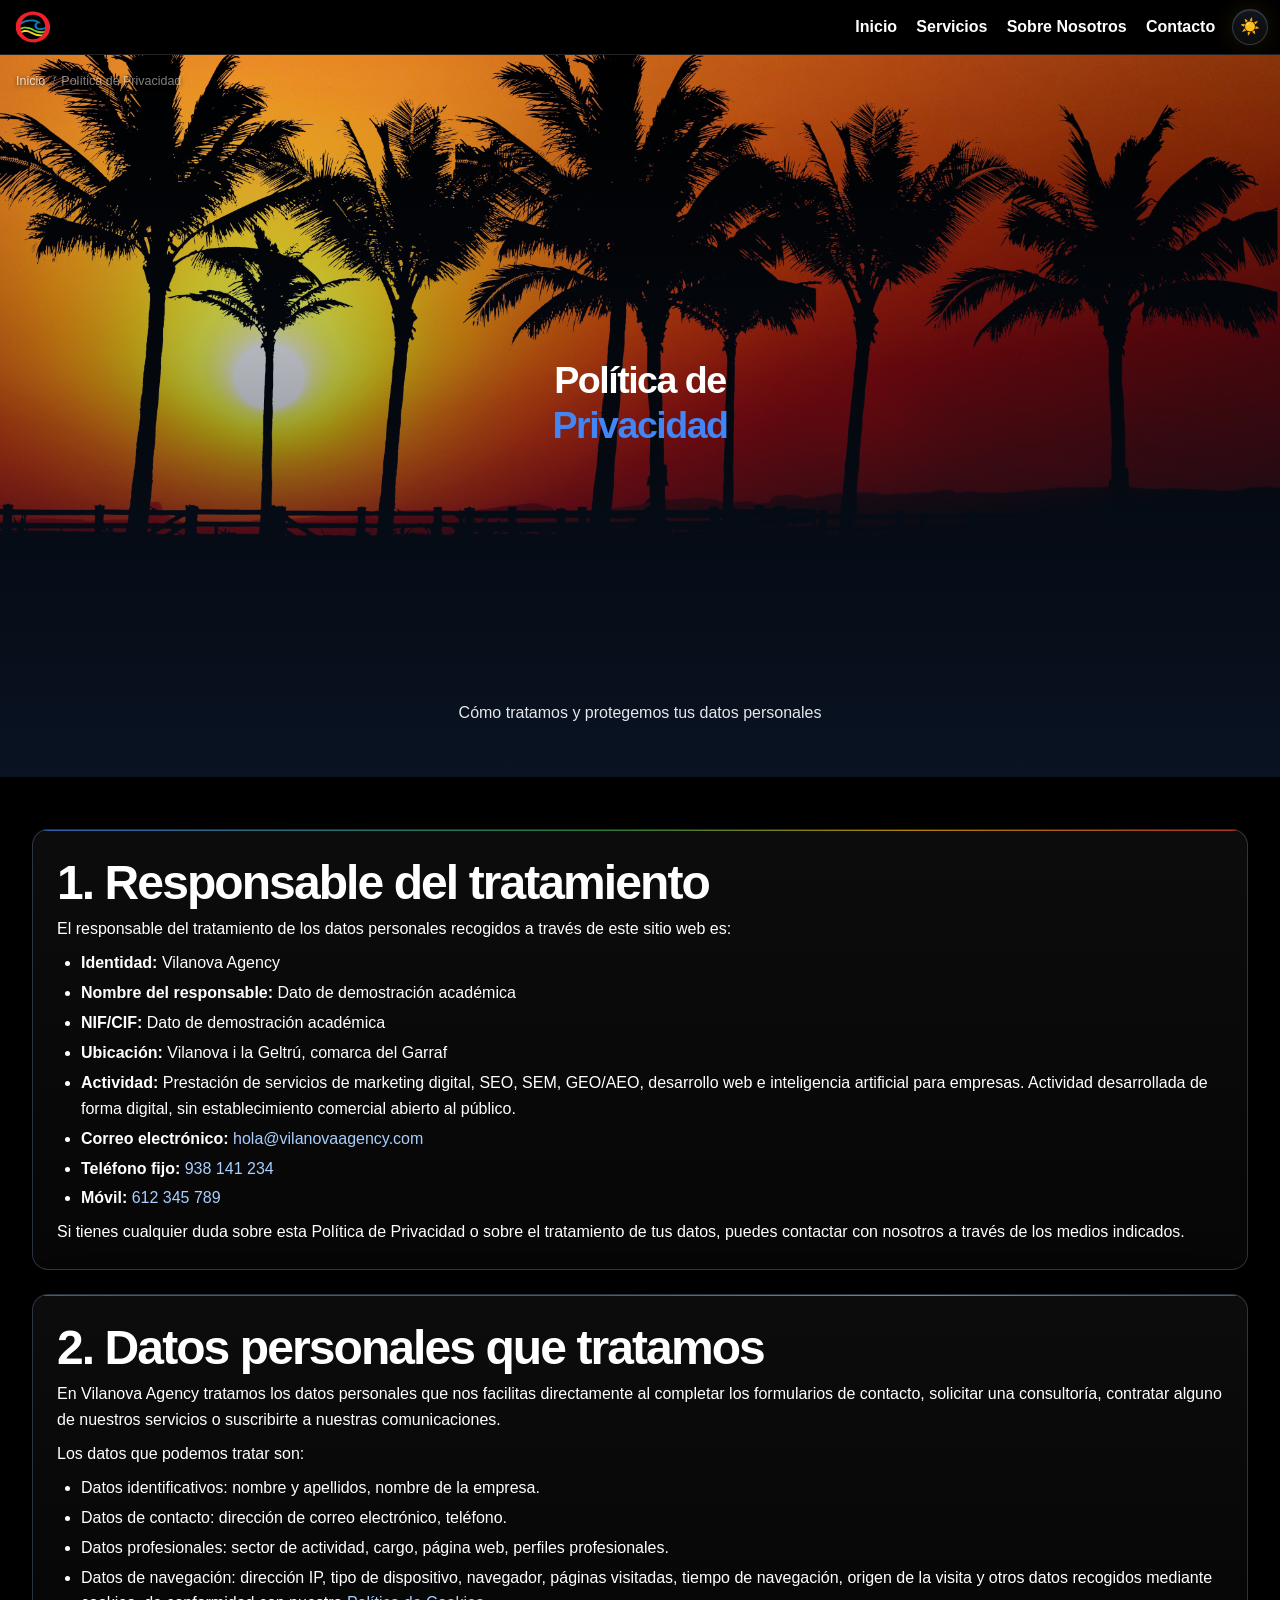
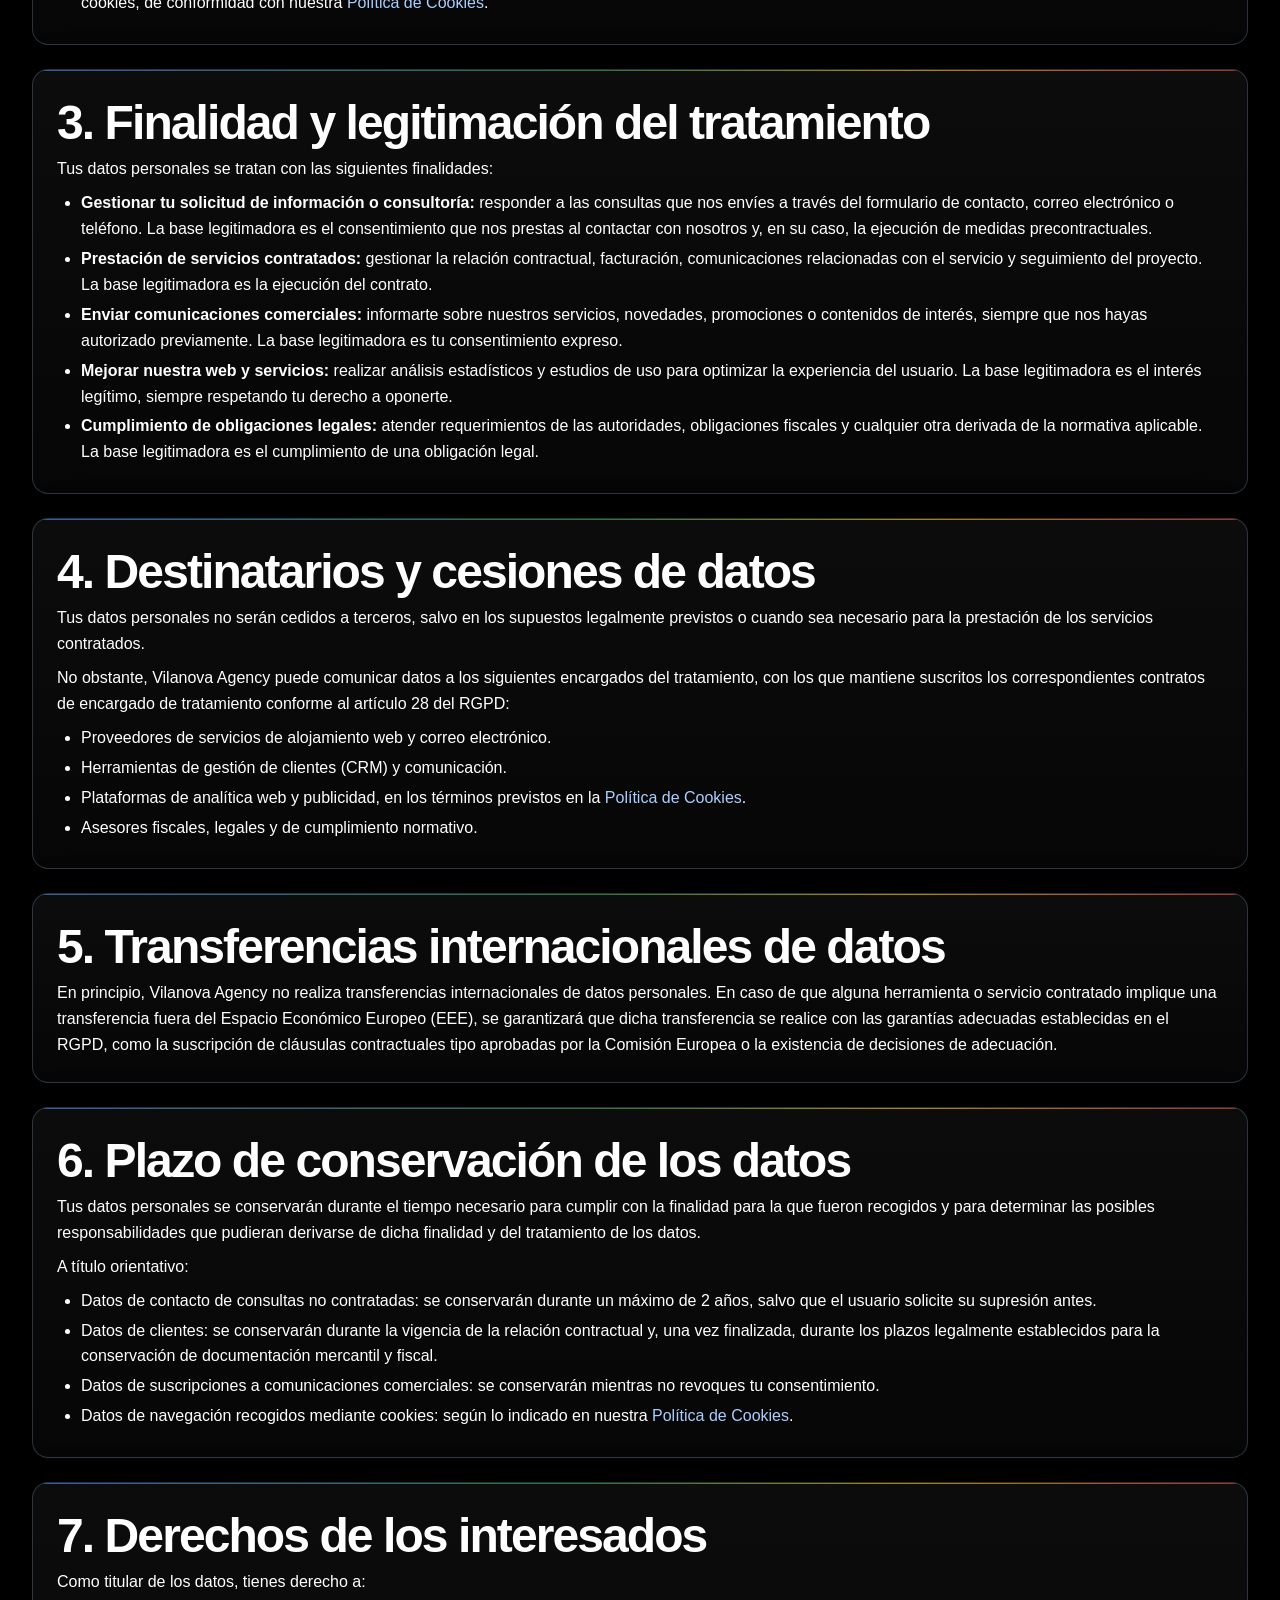
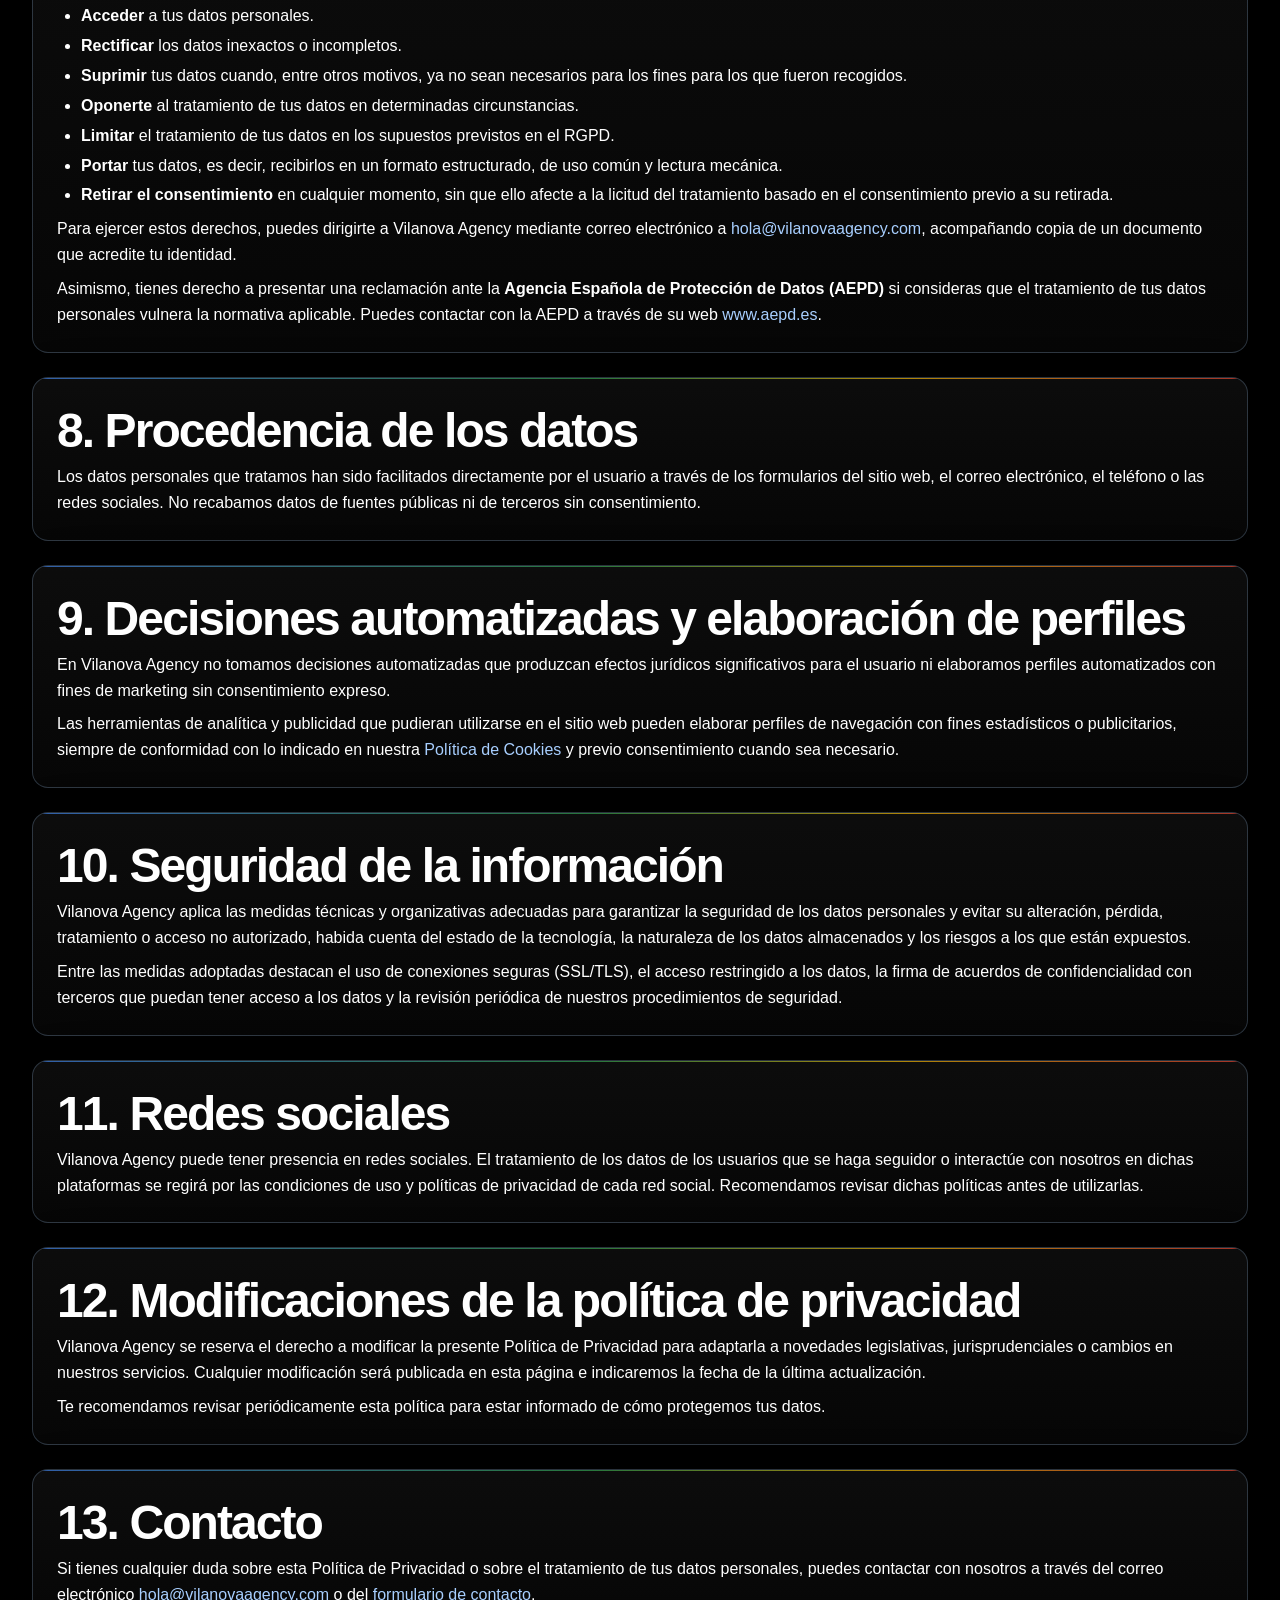
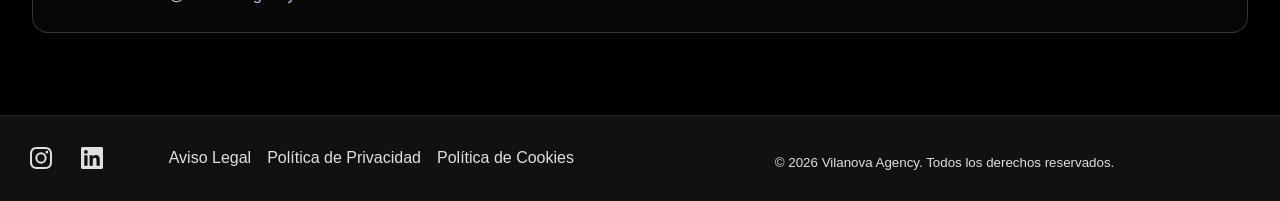
<file: politica-privacidad.html>
<!DOCTYPE html>
<html lang="es" data-theme="dark">

<head>
  <meta charset="UTF-8">
  <meta name="viewport" content="width=device-width, initial-scale=1.0">
  <meta name='robots' content='index, follow, max-image-preview:large, max-snippet:-1, max-video-preview:-1' />
  <title>Política de Privacidad | Vilanova Agency</title>
  <meta name="description"
    content="Política de privacidad de Vilanova Agency. Información sobre cómo tratamos tus datos personales de conformidad con el RGPD y la LOPDGDD." />
  <link rel="canonical" href="politica-privacidad.html">
  <meta property="og:title" content="Política de Privacidad | Vilanova Agency">
  <meta property="og:description" content="Política de privacidad de Vilanova Agency. Información sobre cómo tratamos tus datos personales de conformidad con el RGPD y la LOPDGDD.">
  <meta property="og:type" content="website">
  <meta property="og:site_name" content="Vilanova Agency">
  <meta property="og:url" content="politica-privacidad.html">
  <meta property="og:image" content="assets/img/layout/og-image.png">
  <meta name="twitter:card" content="summary">
  <meta name="twitter:title" content="Política de Privacidad | Vilanova Agency">
  <meta name="twitter:description" content="Política de privacidad de Vilanova Agency. Información sobre cómo tratamos tus datos personales de conformidad con el RGPD y la LOPDGDD.">
    <link rel="icon" href="assets/img/layout/favicon.svg" type="image/svg+xml">
    <link rel="icon" type="image/png" sizes="32x32" href="assets/img/layout/favicon-32x32.png">
    <link rel="icon" type="image/png" sizes="16x16" href="assets/img/layout/favicon-16x16.png">
    <link rel="apple-touch-icon" sizes="180x180" href="assets/img/layout/favicon-180x180.png"><script>(function(){try{var t=localStorage.getItem('vilanova-theme');if(t==='light'||t==='dark'){document.documentElement.setAttribute('data-theme',t);}}catch(e){}})();</script>
  <link rel="stylesheet" href="css/style.css">
    <script type="application/ld+json">
      {"@context": "https://schema.org", "@type": "BreadcrumbList", "itemListElement": [{"@type": "ListItem", "position": 1, "name": "Inicio", "item": "index.html"}, {"@type": "ListItem", "position": 2, "name": "Política de Privacidad", "item": "politica-privacidad.html"}]}
    </script>
</head>

<body>
  <a class="skip-link" href="#main-content">Saltar al contenido</a>
  <header>
    <a href="index.html" class="logo-link">
      <img src="assets/img/layout/favicon.svg" alt="Vilanova Agency">
    </a>
    <button type="button" class="menu-toggle menu-icon" aria-label="Abrir menú" aria-expanded="false" aria-controls="main-nav">☰</button>
    <nav id="main-nav" aria-label="Menú principal">
      <ul>
        <li><a href="index.html">Inicio</a></li>
        <li><button type="button" class="nav-toggle" aria-expanded="false" aria-haspopup="true">Servicios</button>
          <ul class="submenu">
            <li><a href="seo.html">SEO</a></li>
            <li><a href="sem.html">SEM</a></li>
            <li><a href="geo-aeo.html">GEO/AEO</a></li>
            <li><a href="desarrollo-web.html">Desarrollo Web</a></li>
            <li><a href="ia-empresas.html">IA para Empresas</a></li>
          </ul>
        </li>
        <li><a href="sobre-nosotros.html">Sobre Nosotros</a></li>
        <li><a href="contacto.html">Contacto</a></li>
      </ul>
      </nav>
    <button id="theme-toggle" class="theme-toggle" aria-label="Cambiar a tema claro" type="button">☀️</button>

    </header>

  <main id="main-content" tabindex="-1" class="legal">
    <section class="hero-privacidad">
      <nav class="breadcrumb" aria-label="Migas de pan">
        <ul>
          <li><a href="index.html">Inicio</a></li>
          <li aria-current="page">Política de Privacidad</li>
        </ul>
      </nav>

      <h1 class="hero-title">Política de <span class="vng">Privacidad</span></h1>
      <p class="false-hero-title">Cómo tratamos y protegemos tus datos personales</p>
    </section>

    <section class="contenido-privacidad">
      <article class="content-block">
        <h2>1. Responsable del tratamiento</h2>
        <p>El responsable del tratamiento de los datos personales recogidos a través de este sitio web es:</p>
        <ul>
          <li><strong>Identidad:</strong> Vilanova Agency</li>
          <li><strong>Nombre del responsable:</strong> Dato de demostración académica</li>
          <li><strong>NIF/CIF:</strong> Dato de demostración académica</li>
          <li><strong>Ubicación:</strong> Vilanova i la Geltrú, comarca del Garraf</li>
          <li><strong>Actividad:</strong> Prestación de servicios de marketing digital, SEO, SEM, GEO/AEO, desarrollo
            web e inteligencia artificial para empresas. Actividad desarrollada de forma digital, sin establecimiento
            comercial abierto al público.</li>
          <li><strong>Correo electrónico:</strong> <a
              href="mailto:hola@vilanovaagency.com">hola@vilanovaagency.com</a></li>
          <li><strong>Teléfono fijo:</strong> <a href="tel:+34938141234">938 141 234</a></li>
          <li><strong>Móvil:</strong> <a href="tel:+34612345789">612 345 789</a></li>
        </ul>
        <p>Si tienes cualquier duda sobre esta Política de Privacidad o sobre el tratamiento de tus datos, puedes
          contactar con nosotros a través de los medios indicados.</p>
      </article>

      <article class="content-block">
        <h2>2. Datos personales que tratamos</h2>
        <p>En Vilanova Agency tratamos los datos personales que nos facilitas directamente al completar los formularios
          de contacto, solicitar una consultoría, contratar alguno de nuestros servicios o suscribirte a nuestras
          comunicaciones.</p>
        <p>Los datos que podemos tratar son:</p>
        <ul>
          <li>Datos identificativos: nombre y apellidos, nombre de la empresa.</li>
          <li>Datos de contacto: dirección de correo electrónico, teléfono.</li>
          <li>Datos profesionales: sector de actividad, cargo, página web, perfiles profesionales.</li>
          <li>Datos de navegación: dirección IP, tipo de dispositivo, navegador, páginas visitadas, tiempo de navegación,
            origen de la visita y otros datos recogidos mediante cookies, de conformidad con nuestra <a
              href="politica-cookies.html">Política de Cookies</a>.</li>
        </ul>
      </article>

      <article class="content-block">
        <h2>3. Finalidad y legitimación del tratamiento</h2>
        <p>Tus datos personales se tratan con las siguientes finalidades:</p>
        <ul>
          <li><strong>Gestionar tu solicitud de información o consultoría:</strong> responder a las consultas que nos
            envíes a través del formulario de contacto, correo electrónico o teléfono. La base legitimadora es el
            consentimiento que nos prestas al contactar con nosotros y, en su caso, la ejecución de medidas precontractuales.
          </li>
          <li><strong>Prestación de servicios contratados:</strong> gestionar la relación contractual, facturación,
            comunicaciones relacionadas con el servicio y seguimiento del proyecto. La base legitimadora es la ejecución
            del contrato.</li>
          <li><strong>Enviar comunicaciones comerciales:</strong> informarte sobre nuestros servicios, novedades,
            promociones o contenidos de interés, siempre que nos hayas autorizado previamente. La base legitimadora es
            tu consentimiento expreso.</li>
          <li><strong>Mejorar nuestra web y servicios:</strong> realizar análisis estadísticos y estudios de uso para
            optimizar la experiencia del usuario. La base legitimadora es el interés legítimo, siempre respetando tu
            derecho a oponerte.</li>
          <li><strong>Cumplimiento de obligaciones legales:</strong> atender requerimientos de las autoridades,
            obligaciones fiscales y cualquier otra derivada de la normativa aplicable. La base legitimadora es el
            cumplimiento de una obligación legal.</li>
        </ul>
      </article>

      <article class="content-block">
        <h2>4. Destinatarios y cesiones de datos</h2>
        <p>Tus datos personales no serán cedidos a terceros, salvo en los supuestos legalmente previstos o cuando sea
          necesario para la prestación de los servicios contratados.</p>
        <p>No obstante, Vilanova Agency puede comunicar datos a los siguientes encargados del tratamiento, con los que
          mantiene suscritos los correspondientes contratos de encargado de tratamiento conforme al artículo 28 del RGPD:</p>
        <ul>
          <li>Proveedores de servicios de alojamiento web y correo electrónico.</li>
          <li>Herramientas de gestión de clientes (CRM) y comunicación.</li>
          <li>Plataformas de analítica web y publicidad, en los términos previstos en la <a
              href="politica-cookies.html">Política de Cookies</a>.</li>
          <li>Asesores fiscales, legales y de cumplimiento normativo.</li>
        </ul>
      </article>

      <article class="content-block">
        <h2>5. Transferencias internacionales de datos</h2>
        <p>En principio, Vilanova Agency no realiza transferencias internacionales de datos personales. En caso de que
          alguna herramienta o servicio contratado implique una transferencia fuera del Espacio Económico Europeo (EEE),
          se garantizará que dicha transferencia se realice con las garantías adecuadas establecidas en el RGPD, como la
          suscripción de cláusulas contractuales tipo aprobadas por la Comisión Europea o la existencia de decisiones de
          adecuación.</p>
      </article>

      <article class="content-block">
        <h2>6. Plazo de conservación de los datos</h2>
        <p>Tus datos personales se conservarán durante el tiempo necesario para cumplir con la finalidad para la que
          fueron recogidos y para determinar las posibles responsabilidades que pudieran derivarse de dicha finalidad y
          del tratamiento de los datos.</p>
        <p>A título orientativo:</p>
        <ul>
          <li>Datos de contacto de consultas no contratadas: se conservarán durante un máximo de 2 años, salvo que el
            usuario solicite su supresión antes.</li>
          <li>Datos de clientes: se conservarán durante la vigencia de la relación contractual y, una vez finalizada,
            durante los plazos legalmente establecidos para la conservación de documentación mercantil y fiscal.</li>
          <li>Datos de suscripciones a comunicaciones comerciales: se conservarán mientras no revoques tu consentimiento.
          </li>
          <li>Datos de navegación recogidos mediante cookies: según lo indicado en nuestra <a
               href="politica-cookies.html">Política de Cookies</a>.</li>
        </ul>
      </article>

      <article class="content-block">
        <h2>7. Derechos de los interesados</h2>
        <p>Como titular de los datos, tienes derecho a:</p>
        <ul>
          <li><strong>Acceder</strong> a tus datos personales.</li>
          <li><strong>Rectificar</strong> los datos inexactos o incompletos.</li>
          <li><strong>Suprimir</strong> tus datos cuando, entre otros motivos, ya no sean necesarios para los fines para
            los que fueron recogidos.</li>
          <li><strong>Oponerte</strong> al tratamiento de tus datos en determinadas circunstancias.</li>
          <li><strong>Limitar</strong> el tratamiento de tus datos en los supuestos previstos en el RGPD.</li>
          <li><strong>Portar</strong> tus datos, es decir, recibirlos en un formato estructurado, de uso común y lectura
            mecánica.</li>
          <li><strong>Retirar el consentimiento</strong> en cualquier momento, sin que ello afecte a la licitud del
            tratamiento basado en el consentimiento previo a su retirada.</li>
        </ul>
        <p>Para ejercer estos derechos, puedes dirigirte a Vilanova Agency mediante correo electrónico a <a
            href="mailto:hola@vilanovaagency.com">hola@vilanovaagency.com</a>, acompañando copia de un documento que acredite tu identidad.</p>
        <p>Asimismo, tienes derecho a presentar una reclamación ante la <strong>Agencia Española de Protección de Datos
            (AEPD)</strong> si consideras que el tratamiento de tus datos personales vulnera la normativa aplicable. Puedes
          contactar con la AEPD a través de su web <a href="https://www.aepd.es" target="_blank"
            rel="noopener noreferrer">www.aepd.es</a>.</p>
      </article>

      <article class="content-block">
        <h2>8. Procedencia de los datos</h2>
        <p>Los datos personales que tratamos han sido facilitados directamente por el usuario a través de los
          formularios del sitio web, el correo electrónico, el teléfono o las redes sociales. No recabamos datos de
          fuentes públicas ni de terceros sin consentimiento.</p>
      </article>

      <article class="content-block">
        <h2>9. Decisiones automatizadas y elaboración de perfiles</h2>
        <p>En Vilanova Agency no tomamos decisiones automatizadas que produzcan efectos jurídicos significativos para el
          usuario ni elaboramos perfiles automatizados con fines de marketing sin consentimiento expreso.</p>
        <p>Las herramientas de analítica y publicidad que pudieran utilizarse en el sitio web pueden elaborar perfiles
          de navegación con fines estadísticos o publicitarios, siempre de conformidad con lo indicado en nuestra <a
            href="politica-cookies.html">Política de Cookies</a> y previo consentimiento cuando sea necesario.</p>
      </article>

      <article class="content-block">
        <h2>10. Seguridad de la información</h2>
        <p>Vilanova Agency aplica las medidas técnicas y organizativas adecuadas para garantizar la seguridad de los
          datos personales y evitar su alteración, pérdida, tratamiento o acceso no autorizado, habida cuenta del estado
          de la tecnología, la naturaleza de los datos almacenados y los riesgos a los que están expuestos.</p>
        <p>Entre las medidas adoptadas destacan el uso de conexiones seguras (SSL/TLS), el acceso restringido a los
          datos, la firma de acuerdos de confidencialidad con terceros que puedan tener acceso a los datos y la revisión
          periódica de nuestros procedimientos de seguridad.</p>
      </article>

      <article class="content-block">
        <h2>11. Redes sociales</h2>
        <p>Vilanova Agency puede tener presencia en redes sociales. El tratamiento de los datos de los usuarios que se
          haga seguidor o interactúe con nosotros en dichas plataformas se regirá por las condiciones de uso y políticas
          de privacidad de cada red social. Recomendamos revisar dichas políticas antes de utilizarlas.</p>
      </article>

      <article class="content-block">
        <h2>12. Modificaciones de la política de privacidad</h2>
        <p>Vilanova Agency se reserva el derecho a modificar la presente Política de Privacidad para adaptarla a
          novedades legislativas, jurisprudenciales o cambios en nuestros servicios. Cualquier modificación será publicada
          en esta página e indicaremos la fecha de la última actualización.</p>
        <p>Te recomendamos revisar periódicamente esta política para estar informado de cómo protegemos tus datos.</p>
      </article>

      <article class="content-block">
        <h2>13. Contacto</h2>
        <p>Si tienes cualquier duda sobre esta Política de Privacidad o sobre el tratamiento de tus datos personales,
          puedes contactar con nosotros a través del correo electrónico <a
            href="mailto:hola@vilanovaagency.com">hola@vilanovaagency.com</a> o del <a
            href="contacto.html#formulario-contacto">formulario de contacto</a>.</p>
      </article>
    </section>
  </main>

  <footer>
    <nav aria-label="Social">
      <ul>
        <li><a href="https://instagram.com" aria-label="Instagram" target="_blank" rel="noopener noreferrer"><svg xmlns="http://www.w3.org/2000/svg" viewBox="0 0 24 24" width="22" height="22" fill="currentColor" aria-hidden="true"><path d="M12 2.163c3.204 0 3.584.012 4.85.07 3.252.148 4.771 1.691 4.919 4.919.058 1.265.069 1.645.069 4.849 0 3.205-.012 3.584-.069 4.849-.149 3.225-1.664 4.771-4.919 4.919-1.266.058-1.644.07-4.85.07-3.204 0-3.584-.012-4.849-.07-3.26-.149-4.771-1.699-4.919-4.92-.058-1.265-.07-1.644-.07-4.849 0-3.204.013-3.583.07-4.849.149-3.227 1.664-4.771 4.919-4.919 1.266-.057 1.645-.069 4.849-.069zM12 0C8.741 0 8.333.014 7.053.072 2.695.272.273 2.69.073 7.052.014 8.333 0 8.741 0 12c0 3.259.014 3.668.072 4.948.2 4.358 2.618 6.78 6.98 6.98C8.333 23.986 8.741 24 12 24c3.259 0 3.668-.014 4.948-.072 4.354-.2 6.782-2.618 6.979-6.98.059-1.28.073-1.689.073-4.948 0-3.259-.014-3.667-.072-4.947-.196-4.354-2.617-6.78-6.979-6.98C15.668.014 15.259 0 12 0zm0 5.838a6.162 6.162 0 100 12.324 6.162 6.162 0 000-12.324zM12 16a4 4 0 110-8 4 4 0 010 8zm6.406-11.845a1.44 1.44 0 100 2.881 1.44 1.44 0 000-2.881z"/></svg></a></li>
        <li><a href="https://linkedin.com" aria-label="LinkedIn" target="_blank" rel="noopener noreferrer"><svg xmlns="http://www.w3.org/2000/svg" viewBox="0 0 24 24" width="22" height="22" fill="currentColor" aria-hidden="true"><path d="M20.447 20.452h-3.554v-5.569c0-1.328-.027-3.037-1.852-3.037-1.853 0-2.136 1.445-2.136 2.939v5.667H9.351V9h3.414v1.561h.046c.477-.9 1.637-1.85 3.37-1.85 3.601 0 4.267 2.37 4.267 5.455v6.286zM5.337 7.433a2.062 2.062 0 01-2.063-2.065 2.064 2.064 0 112.063 2.065zm1.782 13.019H3.555V9h3.564v11.452zM22.225 0H1.771C.792 0 0 .774 0 1.729v20.542C0 23.227.792 24 1.771 24h20.451C23.2 24 24 23.227 24 22.271V1.729C24 .774 23.2 0 22.222 0h.003z"/></svg></a></li>
      </ul>
    </nav>
    <nav aria-label="Legal">
      <ul>
        <li><a href="aviso-legal.html">Aviso Legal</a></li>
        <li><a href="politica-privacidad.html" aria-current="page">Política de Privacidad</a></li>
        <li><a href="politica-cookies.html">Política de Cookies</a></li>
      </ul>
    </nav>
    <p><small>&copy <span id="year"></span> Vilanova Agency. Todos los derechos reservados.</small></p>
  </footer>
  <script src="js/main.js"></script>
</body>

</html>
</file>
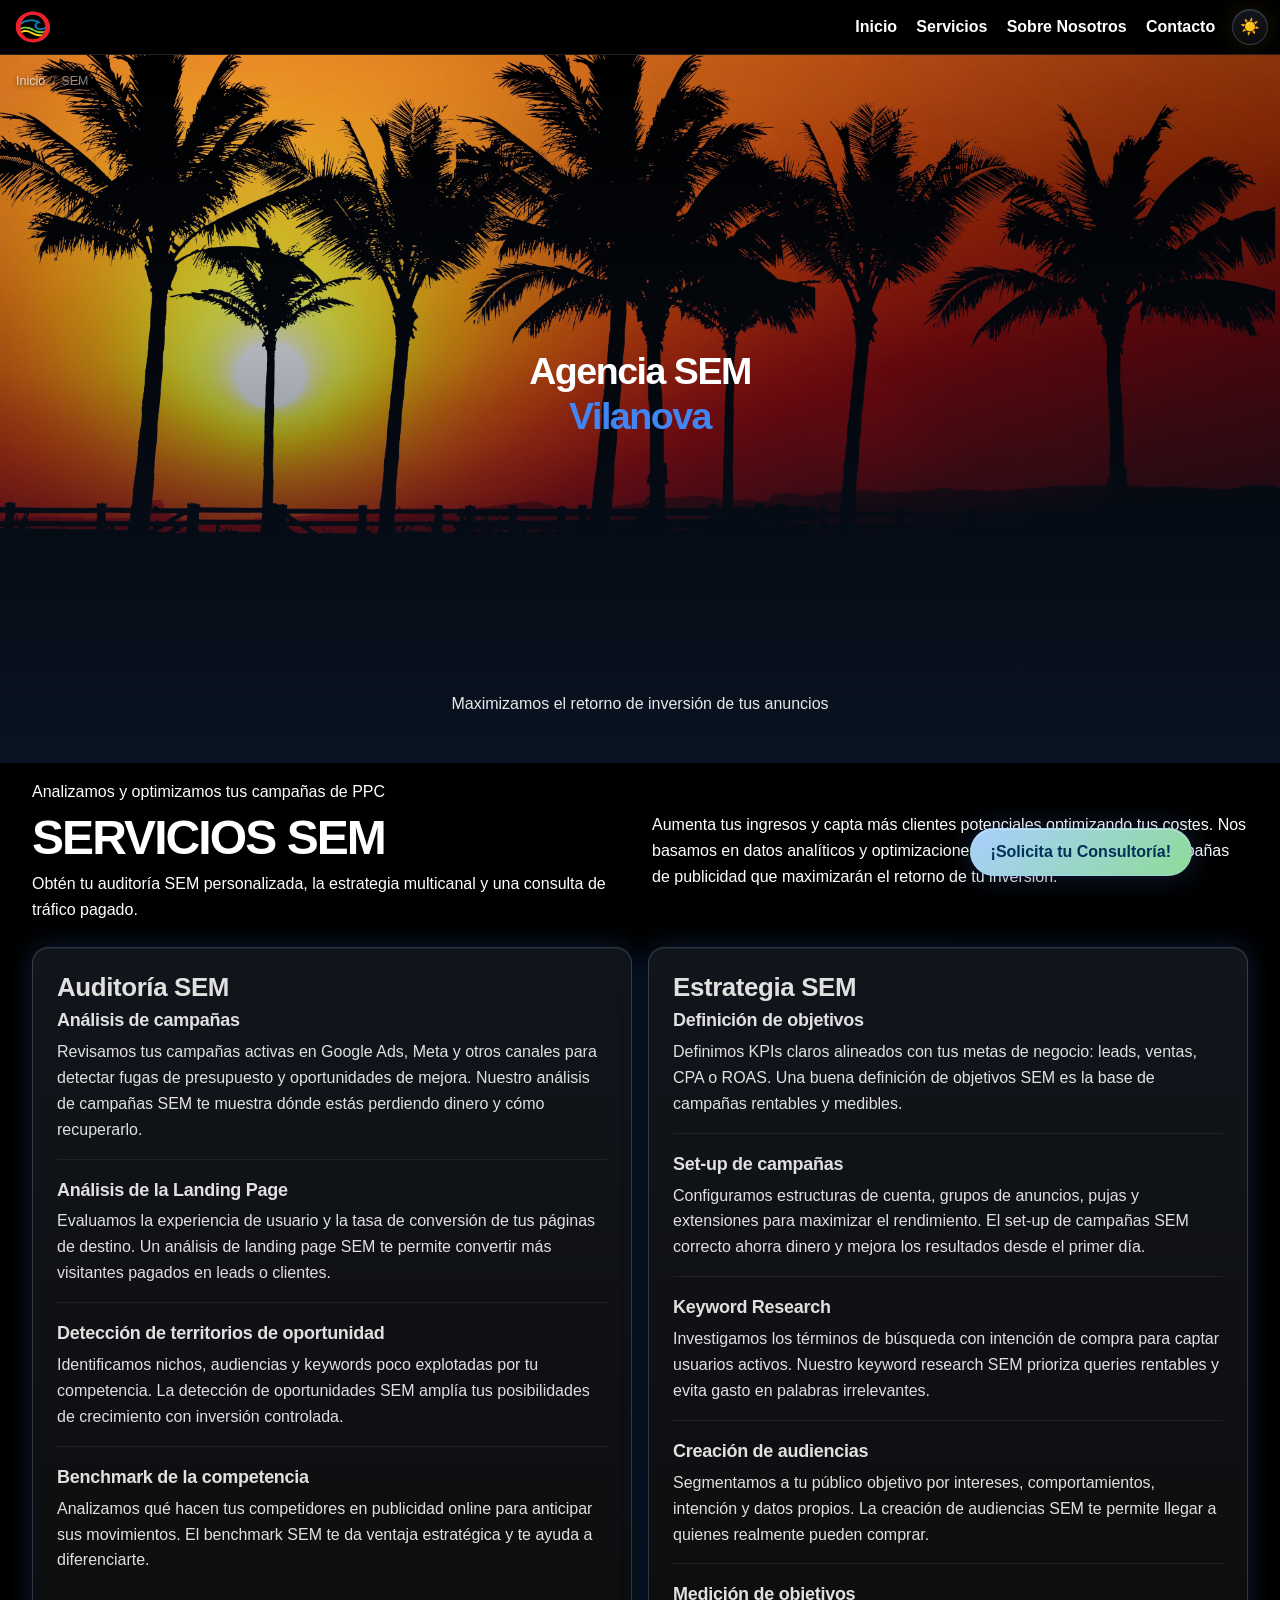
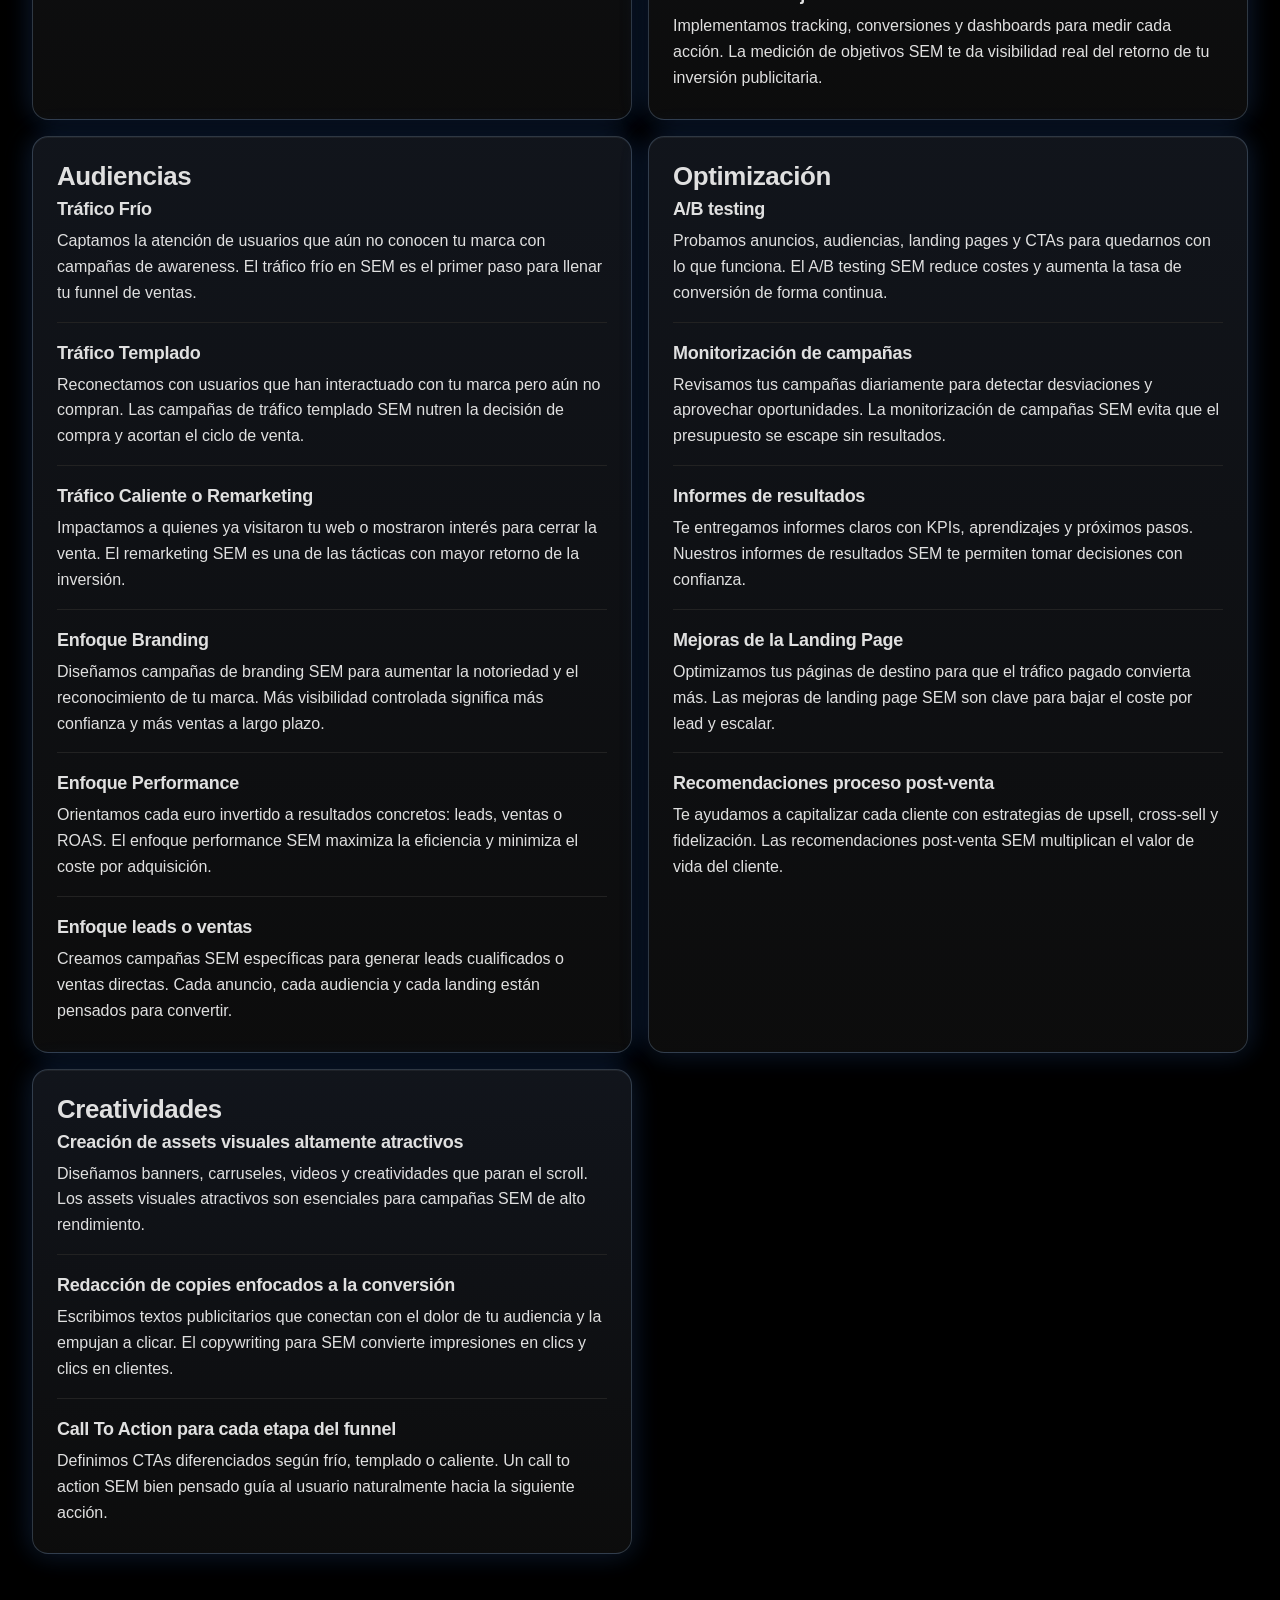
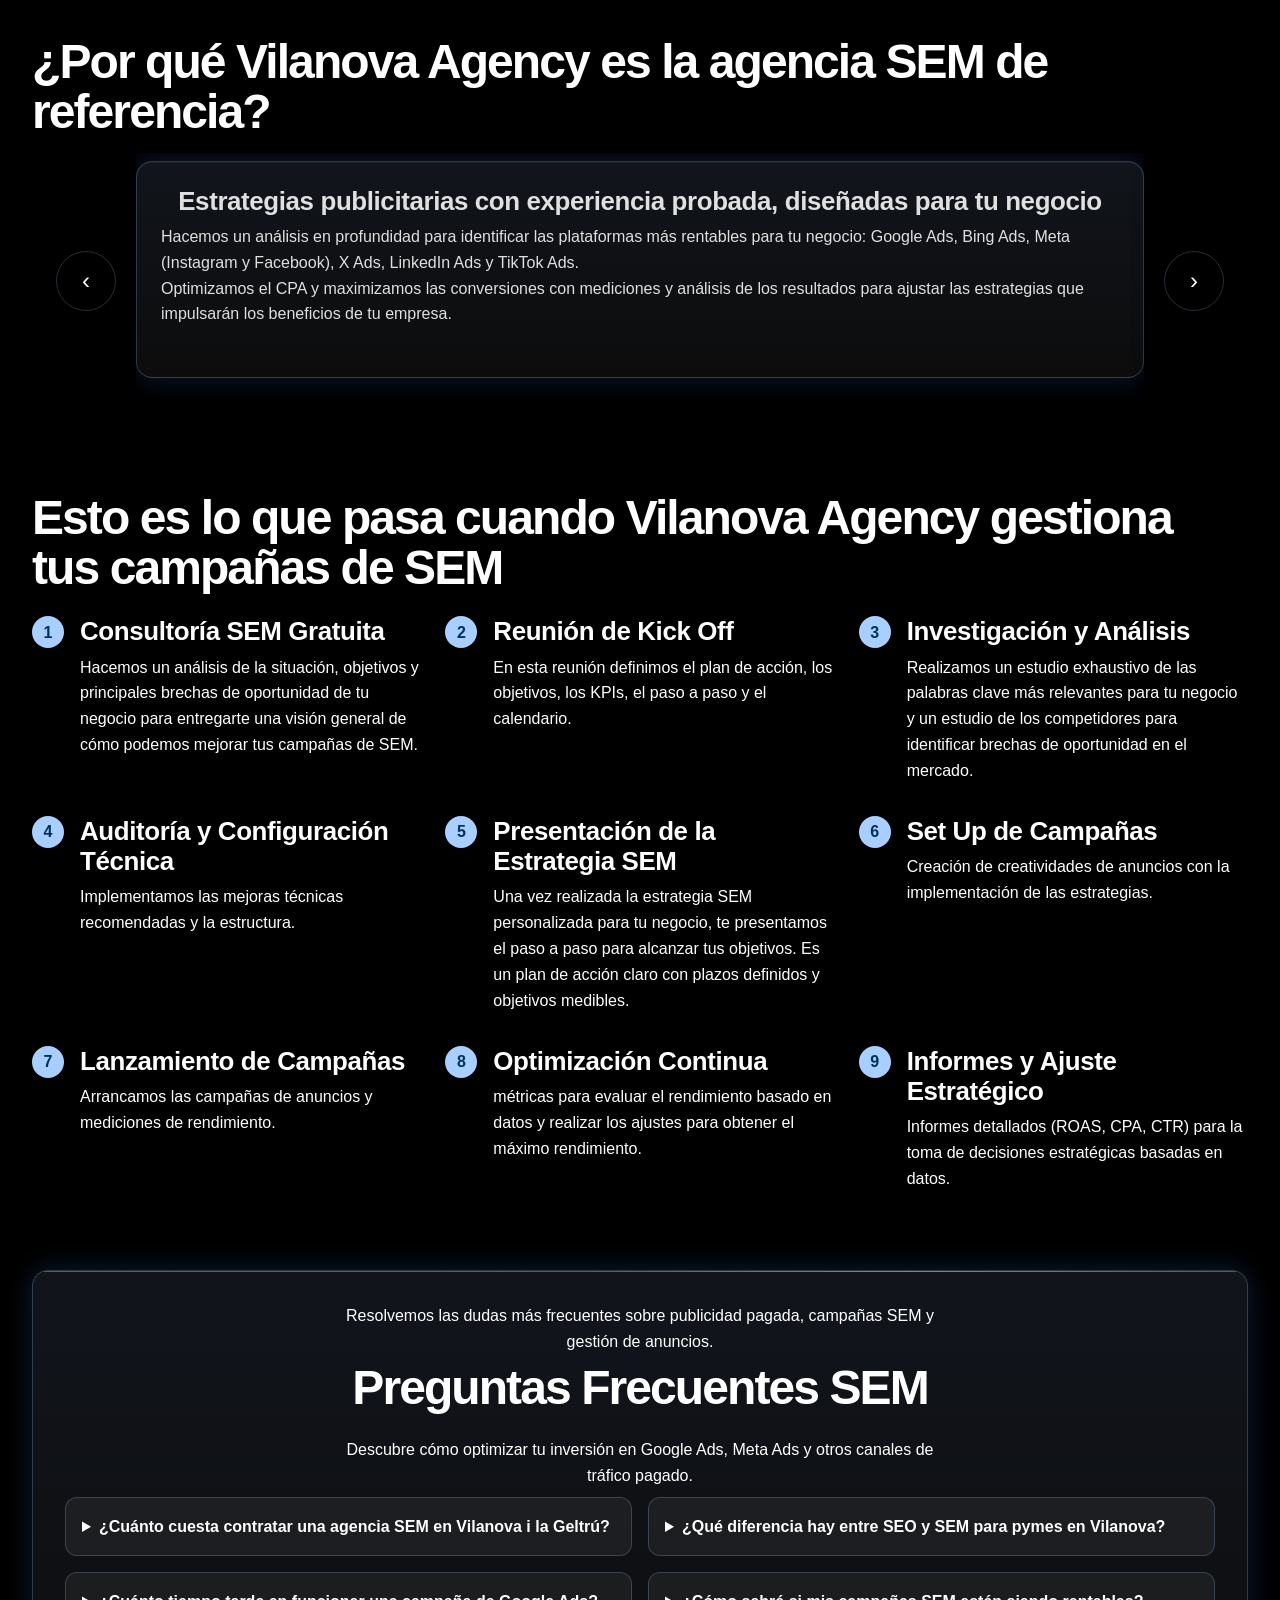
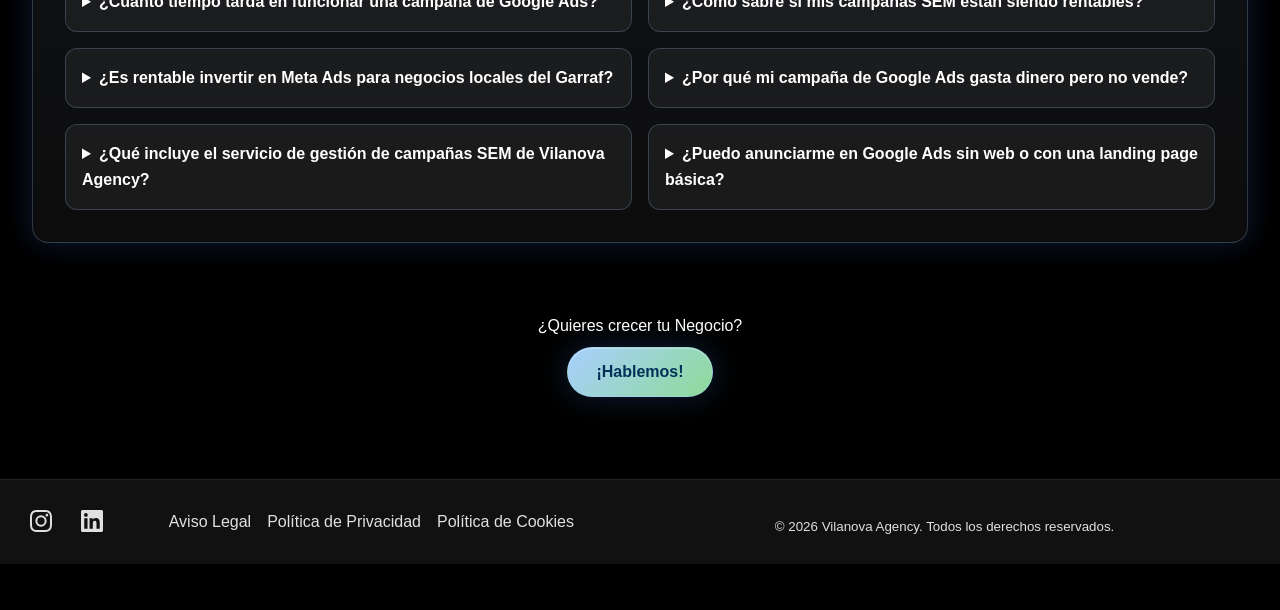
<file: sem.html>
<!doctype html>
<html lang="es" data-theme="dark">
  <head>
    <meta charset="UTF-8" />
    <meta name="viewport" content="width=device-width, initial-scale=1.0" />
    <meta
      name="robots"
      content="index, follow, max-image-preview:large, max-snippet:-1, max-video-preview:-1"
    />
    <title>Agencia SEM en Vilanova | Vilanova Agency</title>
    <meta
      name="description"
      content="Gestionamos campañas SEM y Paid Media en Google, Meta y TikTok para captar leads, optimizar CPA y mejorar la rentabilidad publicitaria."
    />
    <link rel="canonical" href="sem.html" />
    <meta
      property="og:title"
      content="Agencia SEM en Vilanova | Vilanova Agency"
    />
    <meta
      property="og:description"
      content="Gestionamos campañas SEM y Paid Media en Google, Meta y TikTok para captar leads, optimizar CPA y mejorar la rentabilidad publicitaria."
    />
    <meta property="og:type" content="website" />
    <meta property="og:site_name" content="Vilanova Agency" />
    <meta property="og:url" content="sem.html" />
    <meta property="og:image" content="assets/img/layout/og-image.png" />
    <meta name="twitter:card" content="summary" />
    <meta
      name="twitter:title"
      content="Agencia SEM en Vilanova | Vilanova Agency"
    />
    <meta
      name="twitter:description"
      content="Gestionamos campañas SEM y Paid Media en Google, Meta y TikTok para captar leads, optimizar CPA y mejorar la rentabilidad publicitaria."
    />
    <link rel="icon" href="assets/img/layout/favicon.svg" type="image/svg+xml">
    <link rel="icon" type="image/png" sizes="32x32" href="assets/img/layout/favicon-32x32.png">
    <link rel="icon" type="image/png" sizes="16x16" href="assets/img/layout/favicon-16x16.png">
    <link rel="apple-touch-icon" sizes="180x180" href="assets/img/layout/favicon-180x180.png"><script>
      (function () {
        try {
          var t = localStorage.getItem("vilanova-theme");
          if (t === "light" || t === "dark") {
            document.documentElement.setAttribute("data-theme", t);
          }
        } catch (e) {}
      })();
    </script>
    <link rel="stylesheet" href="css/style.css" />
    <script type="application/ld+json">
      {"@context": "https://schema.org", "@type": "BreadcrumbList", "itemListElement": [{"@type": "ListItem", "position": 1, "name": "Inicio", "item": "index.html"}, {"@type": "ListItem", "position": 2, "name": "SEM", "item": "sem.html"}]}
    </script>
  </head>

  <body>
    <a class="skip-link" href="#main-content">Saltar al contenido</a>
    <header>
      <a href="index.html" class="logo-link">
        <img src="assets/img/layout/favicon.svg" alt="Vilanova Agency" />
      </a>
      <button
        type="button"
        class="menu-toggle menu-icon"
        aria-label="Abrir menú"
        aria-expanded="false"
        aria-controls="main-nav"
      >
        ☰
      </button>
      <nav id="main-nav" aria-label="Menú principal">
        <ul>
          <li><a href="index.html">Inicio</a></li>
          <li>
            <button
              type="button"
              class="nav-toggle"
              aria-expanded="false"
              aria-haspopup="true"
            >
              Servicios
            </button>
            <ul class="submenu">
              <li><a href="seo.html">SEO</a></li>
              <li><a href="sem.html" aria-current="page">SEM</a></li>
              <li><a href="geo-aeo.html">GEO/AEO</a></li>
              <li><a href="desarrollo-web.html">Desarrollo Web</a></li>
              <li><a href="ia-empresas.html">IA para Empresas</a></li>
            </ul>
          </li>
          <li><a href="sobre-nosotros.html">Sobre Nosotros</a></li>
          <li><a href="contacto.html">Contacto</a></li>
        </ul>
      </nav>
      <button
        id="theme-toggle"
        class="theme-toggle"
        aria-label="Cambiar a tema claro"
        type="button"
      >
        ☀️
      </button>
    </header>
    <main id="main-content" tabindex="-1">
      <section class="hero-sem">
        <nav class="breadcrumb" aria-label="Migas de pan">
          <ul>
            <li><a href="index.html">Inicio</a></li>
            <li aria-current="page">SEM</li>
          </ul>
        </nav>

        <h1 class="hero-title">
          Agencia SEM <span class="vng">Vilanova</span>
        </h1>
        <p class="false-hero-title">
          Maximizamos el retorno de inversión de tus anuncios
        </p>
        <a href="contacto.html#formulario-contacto" class="btn hero-floating-cta"
          >¡Solicita tu Consultoría!</a
        >
      </section>
      <section>
        <div class="section-split">
          <div class="split-col">
            <p class="false-services-title">
              Analizamos y optimizamos tus campañas de PPC
            </p>
            <h2 class="services-title">SERVICIOS SEM</h2>
            <p>
              Obtén tu auditoría SEM personalizada, la estrategia multicanal y
              una consulta de tráfico pagado.
            </p>
          </div>
          <div class="split-col">
            <p>
              Aumenta tus ingresos y capta más clientes potenciales optimizando
              tus costes. Nos basamos en datos analíticos y optimizaciones
              estratégicas, diseñando campañas de publicidad que maximizarán el
              retorno de tu inversión.
            </p>
          </div>
        </div>
        <article class="card">
          <h3>Auditoría SEM</h3>
          <ul>
            <li>
              <h4>Análisis de campañas</h4>
              <p>
                Revisamos tus campañas activas en Google Ads, Meta y otros
                canales para detectar fugas de presupuesto y oportunidades de
                mejora. Nuestro análisis de campañas SEM te muestra dónde estás
                perdiendo dinero y cómo recuperarlo.
              </p>
            </li>
            <li>
              <h4>Análisis de la Landing Page</h4>
              <p>
                Evaluamos la experiencia de usuario y la tasa de conversión de
                tus páginas de destino. Un análisis de landing page SEM te
                permite convertir más visitantes pagados en leads o clientes.
              </p>
            </li>
            <li>
              <h4>Detección de territorios de oportunidad</h4>
              <p>
                Identificamos nichos, audiencias y keywords poco explotadas por
                tu competencia. La detección de oportunidades SEM amplía tus
                posibilidades de crecimiento con inversión controlada.
              </p>
            </li>
            <li>
              <h4>Benchmark de la competencia</h4>
              <p>
                Analizamos qué hacen tus competidores en publicidad online para
                anticipar sus movimientos. El benchmark SEM te da ventaja
                estratégica y te ayuda a diferenciarte.
              </p>
            </li>
          </ul>
        </article>

        <article class="card">
          <h3>Estrategia SEM</h3>
          <ul>
            <li>
              <h4>Definición de objetivos</h4>
              <p>
                Definimos KPIs claros alineados con tus metas de negocio: leads,
                ventas, CPA o ROAS. Una buena definición de objetivos SEM es la
                base de campañas rentables y medibles.
              </p>
            </li>
            <li>
              <h4>Set-up de campañas</h4>
              <p>
                Configuramos estructuras de cuenta, grupos de anuncios, pujas y
                extensiones para maximizar el rendimiento. El set-up de campañas
                SEM correcto ahorra dinero y mejora los resultados desde el
                primer día.
              </p>
            </li>
            <li>
              <h4>Keyword Research</h4>
              <p>
                Investigamos los términos de búsqueda con intención de compra
                para captar usuarios activos. Nuestro keyword research SEM
                prioriza queries rentables y evita gasto en palabras
                irrelevantes.
              </p>
            </li>
            <li>
              <h4>Creación de audiencias</h4>
              <p>
                Segmentamos a tu público objetivo por intereses,
                comportamientos, intención y datos propios. La creación de
                audiencias SEM te permite llegar a quienes realmente pueden
                comprar.
              </p>
            </li>
            <li>
              <h4>Medición de objetivos</h4>
              <p>
                Implementamos tracking, conversiones y dashboards para medir
                cada acción. La medición de objetivos SEM te da visibilidad real
                del retorno de tu inversión publicitaria.
              </p>
            </li>
          </ul>
        </article>

        <article class="card">
          <h3>Audiencias</h3>
          <ul>
            <li>
              <h4>Tráfico Frío</h4>
              <p>
                Captamos la atención de usuarios que aún no conocen tu marca con
                campañas de awareness. El tráfico frío en SEM es el primer paso
                para llenar tu funnel de ventas.
              </p>
            </li>
            <li>
              <h4>Tráfico Templado</h4>
              <p>
                Reconectamos con usuarios que han interactuado con tu marca pero
                aún no compran. Las campañas de tráfico templado SEM nutren la
                decisión de compra y acortan el ciclo de venta.
              </p>
            </li>
            <li>
              <h4>Tráfico Caliente o Remarketing</h4>
              <p>
                Impactamos a quienes ya visitaron tu web o mostraron interés
                para cerrar la venta. El remarketing SEM es una de las tácticas
                con mayor retorno de la inversión.
              </p>
            </li>
            <li>
              <h4>Enfoque Branding</h4>
              <p>
                Diseñamos campañas de branding SEM para aumentar la notoriedad y
                el reconocimiento de tu marca. Más visibilidad controlada
                significa más confianza y más ventas a largo plazo.
              </p>
            </li>
            <li>
              <h4>Enfoque Performance</h4>
              <p>
                Orientamos cada euro invertido a resultados concretos: leads,
                ventas o ROAS. El enfoque performance SEM maximiza la eficiencia
                y minimiza el coste por adquisición.
              </p>
            </li>
            <li>
              <h4>Enfoque leads o ventas</h4>
              <p>
                Creamos campañas SEM específicas para generar leads cualificados
                o ventas directas. Cada anuncio, cada audiencia y cada landing
                están pensados para convertir.
              </p>
            </li>
          </ul>
        </article>

        <article class="card">
          <h3>Optimización</h3>
          <ul>
            <li>
              <h4>A/B testing</h4>
              <p>
                Probamos anuncios, audiencias, landing pages y CTAs para
                quedarnos con lo que funciona. El A/B testing SEM reduce costes
                y aumenta la tasa de conversión de forma continua.
              </p>
            </li>
            <li>
              <h4>Monitorización de campañas</h4>
              <p>
                Revisamos tus campañas diariamente para detectar desviaciones y
                aprovechar oportunidades. La monitorización de campañas SEM
                evita que el presupuesto se escape sin resultados.
              </p>
            </li>
            <li>
              <h4>Informes de resultados</h4>
              <p>
                Te entregamos informes claros con KPIs, aprendizajes y próximos
                pasos. Nuestros informes de resultados SEM te permiten tomar
                decisiones con confianza.
              </p>
            </li>
            <li>
              <h4>Mejoras de la Landing Page</h4>
              <p>
                Optimizamos tus páginas de destino para que el tráfico pagado
                convierta más. Las mejoras de landing page SEM son clave para
                bajar el coste por lead y escalar.
              </p>
            </li>
            <li>
              <h4>Recomendaciones proceso post-venta</h4>
              <p>
                Te ayudamos a capitalizar cada cliente con estrategias de
                upsell, cross-sell y fidelización. Las recomendaciones
                post-venta SEM multiplican el valor de vida del cliente.
              </p>
            </li>
          </ul>
        </article>

        <article class="card">
          <h3>Creatividades</h3>
          <ul>
            <li>
              <h4>Creación de assets visuales altamente atractivos</h4>
              <p>
                Diseñamos banners, carruseles, videos y creatividades que paran
                el scroll. Los assets visuales atractivos son esenciales para
                campañas SEM de alto rendimiento.
              </p>
            </li>
            <li>
              <h4>Redacción de copies enfocados a la conversión</h4>
              <p>
                Escribimos textos publicitarios que conectan con el dolor de tu
                audiencia y la empujan a clicar. El copywriting para SEM
                convierte impresiones en clics y clics en clientes.
              </p>
            </li>
            <li>
              <h4>Call To Action para cada etapa del funnel</h4>
              <p>
                Definimos CTAs diferenciados según frío, templado o caliente. Un
                call to action SEM bien pensado guía al usuario naturalmente
                hacia la siguiente acción.
              </p>
            </li>
          </ul>
        </article>
      </section>

      <section class="cards-3-col compact-heading-section slider-section" aria-roledescription="carrusel" aria-label="Por qué Vilanova Agency es la agencia SEM de referencia">
        <h2>¿Por qué Vilanova Agency es la agencia SEM de referencia?</h2>
        <div class="slider-wrapper">
          <div class="slider-track" role="list">
            <article class="card slider-slide" role="listitem" aria-label="Slide 1 de 3">
              <h3>
                Estrategias publicitarias con experiencia probada, diseñadas para tu
                negocio
              </h3>
              <p>
                Hacemos un análisis en profundidad para identificar las plataformas
                más rentables para tu negocio: Google Ads, Bing Ads, Meta (Instagram
                y Facebook), X Ads, LinkedIn Ads y TikTok Ads.
              </p>
              <p>
                Optimizamos el CPA y maximizamos las conversiones con mediciones y
                análisis de los resultados para ajustar las estrategias que
                impulsarán los beneficios de tu empresa.
              </p>
            </article>

            <article class="card slider-slide" role="listitem" aria-label="Slide 2 de 3">
              <h3>Conecta con tus clientes y haz que te encuentren.</h3>
              <p>
                Somos expertos en identificar a tu público objetivo y crear
                conexiones productivas.
              </p>
              <p>¿Cómo lo hacemos?</p>
              <p>
                Mediante una investigación exhaustiva, diseño de campañas SEM
                enfocadas que ofrecen resultados efectivos y medibles, adaptados a
                los recursos y objetivos de tu negocio. Tu éxito es nuestro
                compromiso.
              </p>
            </article>

            <article class="card slider-slide" role="listitem" aria-label="Slide 3 de 3">
              <h3>Atraemos tráfico que convierte en clientes reales</h3>
              <p>
                Diseñamos estrategias para captar a personas realmente interesadas
                en tu producto o servicio, maximizando resultados con el menor coste
                posible.
              </p>
              <p>
                Nos enfocamos en optimizar el ROI, asegurándonos que los visitantes
                se conviertan en una oportunidad de venta real.
              </p>
              <p>
                Realizamos un seguimiento analítico detallado que permite ajustar y
                mejorar las campañas y páginas de aterrizaje para garantizar
                resultados.
              </p>
            </article>
          </div>
          <div class="slider-controls">
            <button type="button" class="slider-btn slider-prev" aria-label="Slide anterior">‹</button>
            <button type="button" class="slider-btn slider-next" aria-label="Slide siguiente">›</button>
          </div>
        </div>
      </section>

      <section class="compact-heading-section">
        <h2>
          Esto es lo que pasa cuando Vilanova Agency gestiona tus campañas de
          SEM
        </h2>
        <ol class="steps">
          <li class="li-card">
            <h3>Consultoría SEM Gratuita</h3>
            <p>
              Hacemos un análisis de la situación, objetivos y principales
              brechas de oportunidad de tu negocio para entregarte una visión
              general de cómo podemos mejorar tus campañas de SEM.
            </p>
          </li>

          <li class="li-card">
            <h3>Reunión de Kick Off</h3>
            <p>
              En esta reunión definimos el plan de acción, los objetivos, los
              KPIs, el paso a paso y el calendario.
            </p>
          </li>

          <li class="li-card">
            <h3>Investigación y Análisis</h3>
            <p>
              Realizamos un estudio exhaustivo de las palabras clave más
              relevantes para tu negocio y un estudio de los competidores para
              identificar brechas de oportunidad en el mercado.
            </p>
          </li>

          <li class="li-card">
            <h3>Auditoría y Configuración Técnica</h3>
            <p>
              Implementamos las mejoras técnicas recomendadas y la estructura.
            </p>
          </li>

          <li class="li-card">
            <h3>Presentación de la Estrategia SEM</h3>
            <p>
              Una vez realizada la estrategia SEM personalizada para tu negocio,
              te presentamos el paso a paso para alcanzar tus objetivos. Es un
              plan de acción claro con plazos definidos y objetivos medibles.
            </p>
          </li>

          <li class="li-card">
            <h3>Set Up de Campañas</h3>
            <p>
              Creación de creatividades de anuncios con la implementación de las
              estrategias.
            </p>
          </li>

          <li class="li-card">
            <h3>Lanzamiento de Campañas</h3>
            <p>
              Arrancamos las campañas de anuncios y mediciones de rendimiento.
            </p>
          </li>

          <li class="li-card">
            <h3>Optimización Continua</h3>
            <p>
              métricas para evaluar el rendimiento basado en datos y realizar
              los ajustes para obtener el máximo rendimiento.
            </p>
          </li>

          <li class="li-card">
            <h3>Informes y Ajuste Estratégico</h3>
            <p>
              Informes detallados (ROAS, CPA, CTR) para la toma de decisiones
              estratégicas basadas en datos.
            </p>
          </li>
        </ol>
      </section>

      <section id="faqs-sem" class="faqs">
        <p>
          Resolvemos las dudas más frecuentes sobre publicidad pagada, campañas
          SEM y gestión de anuncios.
        </p>
        <h2>Preguntas Frecuentes SEM</h2>
        <p>
          Descubre cómo optimizar tu inversión en Google Ads, Meta Ads y otros
          canales de tráfico pagado.
        </p>

        <div class="faq-grid">
          <details class="faqs-card">
            <summary>
              ¿Cuánto cuesta contratar una agencia SEM en Vilanova i la Geltrú?
            </summary>
            <p>
              Depende del presupuesto de anuncios y de la complejidad de la
              campaña. En Vilanova Agency diseñamos planes SEM flexibles para
              pymes del Garraf, sin permanencia ni costes ocultos.
            </p>
          </details>

          <details class="faqs-card">
            <summary>
              ¿Qué diferencia hay entre SEO y SEM para pymes en Vilanova?
            </summary>
            <p>
              El SEM genera visitas inmediatas mediante anuncios de pago por
              clic, mientras que el SEO consigue tráfico orgánico a medio plazo.
              Ambos se complementan para captar más clientes en Vilanova i la
              Geltrú.
            </p>
          </details>

          <details class="faqs-card">
            <summary>
              ¿Cuánto tiempo tarda en funcionar una campaña de Google Ads?
            </summary>
            <p>
              Una campaña de Google Ads bien configurada puede empezar a dar
              resultados desde el primer día, aunque optimizamos métricas como
              CPA y ROAS durante las primeras semanas.
            </p>
          </details>

          <details class="faqs-card">
            <summary>
              ¿Cómo sabré si mis campañas SEM están siendo rentables?
            </summary>
            <p>
              Configuramos el seguimiento de conversiones y analizamos métricas
              como CPA, ROAS, CTR y coste por lead. Así sabrás qué campañas
              generan resultados reales y dónde conviene ajustar la inversión.
            </p>
          </details>

          <details class="faqs-card">
            <summary>
              ¿Es rentable invertir en Meta Ads para negocios locales del
              Garraf?
            </summary>
            <p>
              Sí, si el público objetivo está en Instagram o Facebook. Los Meta
              Ads permiten segmentar por ubicación, intereses y comportamientos,
              lo que es ideal para negocios de Vilanova y la comarca del Garraf.
            </p>
          </details>

          <details class="faqs-card">
            <summary>
              ¿Por qué mi campaña de Google Ads gasta dinero pero no vende?
            </summary>
            <p>
              Suele deberse a palabras clave poco rentables, landing pages
              lentas o anuncios poco atractivos. Auditamos tu cuenta de Google
              Ads para reducir costes y mejorar conversiones.
            </p>
          </details>

          <details class="faqs-card">
            <summary>
              ¿Qué incluye el servicio de gestión de campañas SEM de Vilanova
              Agency?
            </summary>
            <p>
              Incluye auditoría inicial, creación de anuncios, configuración de
              conversiones, optimización de pujas, informes periódicos y mejora
              continua de landing pages.
            </p>
          </details>

          <details class="faqs-card">
            <summary>
              ¿Puedo anunciarme en Google Ads sin web o con una landing page
              básica?
            </summary>
            <p>
              Sí, aunque recomendamos una landing page optimizada para
              conversiones. También podemos diseñar una página específica para
              tu campaña de SEM en Vilanova.
            </p>
          </details>
        </div>
      </section>
      <section data-floating-cta-stop>
        <p>¿Quieres crecer tu Negocio?</p>
        <a href="contacto.html#formulario-contacto" class="btn">¡Hablemos!</a>
      </section>
    </main>

    <footer>
      <nav aria-label="Social">
        <ul>
          <li>
            <a
              href="https://instagram.com" aria-label="Instagram"
              target="_blank"
              rel="noopener noreferrer"
              ><svg xmlns="http://www.w3.org/2000/svg" viewBox="0 0 24 24" width="22" height="22" fill="currentColor" aria-hidden="true"><path d="M12 2.163c3.204 0 3.584.012 4.85.07 3.252.148 4.771 1.691 4.919 4.919.058 1.265.069 1.645.069 4.849 0 3.205-.012 3.584-.069 4.849-.149 3.225-1.664 4.771-4.919 4.919-1.266.058-1.644.07-4.85.07-3.204 0-3.584-.012-4.849-.07-3.26-.149-4.771-1.699-4.919-4.92-.058-1.265-.07-1.644-.07-4.849 0-3.204.013-3.583.07-4.849.149-3.227 1.664-4.771 4.919-4.919 1.266-.057 1.645-.069 4.849-.069zM12 0C8.741 0 8.333.014 7.053.072 2.695.272.273 2.69.073 7.052.014 8.333 0 8.741 0 12c0 3.259.014 3.668.072 4.948.2 4.358 2.618 6.78 6.98 6.98C8.333 23.986 8.741 24 12 24c3.259 0 3.668-.014 4.948-.072 4.354-.2 6.782-2.618 6.979-6.98.059-1.28.073-1.689.073-4.948 0-3.259-.014-3.667-.072-4.947-.196-4.354-2.617-6.78-6.979-6.98C15.668.014 15.259 0 12 0zm0 5.838a6.162 6.162 0 100 12.324 6.162 6.162 0 000-12.324zM12 16a4 4 0 110-8 4 4 0 010 8zm6.406-11.845a1.44 1.44 0 100 2.881 1.44 1.44 0 000-2.881z"/></svg></a
            >
          </li>
          <li>
            <a
              href="https://linkedin.com" aria-label="LinkedIn"
              target="_blank"
              rel="noopener noreferrer"
              ><svg xmlns="http://www.w3.org/2000/svg" viewBox="0 0 24 24" width="22" height="22" fill="currentColor" aria-hidden="true"><path d="M20.447 20.452h-3.554v-5.569c0-1.328-.027-3.037-1.852-3.037-1.853 0-2.136 1.445-2.136 2.939v5.667H9.351V9h3.414v1.561h.046c.477-.9 1.637-1.85 3.37-1.85 3.601 0 4.267 2.37 4.267 5.455v6.286zM5.337 7.433a2.062 2.062 0 01-2.063-2.065 2.064 2.064 0 112.063 2.065zm1.782 13.019H3.555V9h3.564v11.452zM22.225 0H1.771C.792 0 0 .774 0 1.729v20.542C0 23.227.792 24 1.771 24h20.451C23.2 24 24 23.227 24 22.271V1.729C24 .774 23.2 0 22.222 0h.003z"/></svg></a
            >
          </li>
        </ul>
      </nav>
      <nav aria-label="Legal">
        <ul>
          <li><a href="aviso-legal.html">Aviso Legal</a></li>
          <li><a href="politica-privacidad.html">Política de Privacidad</a></li>
          <li><a href="politica-cookies.html">Política de Cookies</a></li>
        </ul>
      </nav>
      <p>
        <small
          >&copy <span id="year"></span> Vilanova Agency. Todos los derechos
          reservados.</small
        >
      </p>
    </footer>
    <script src="js/main.js"></script>
  </body>
</html>
</file>
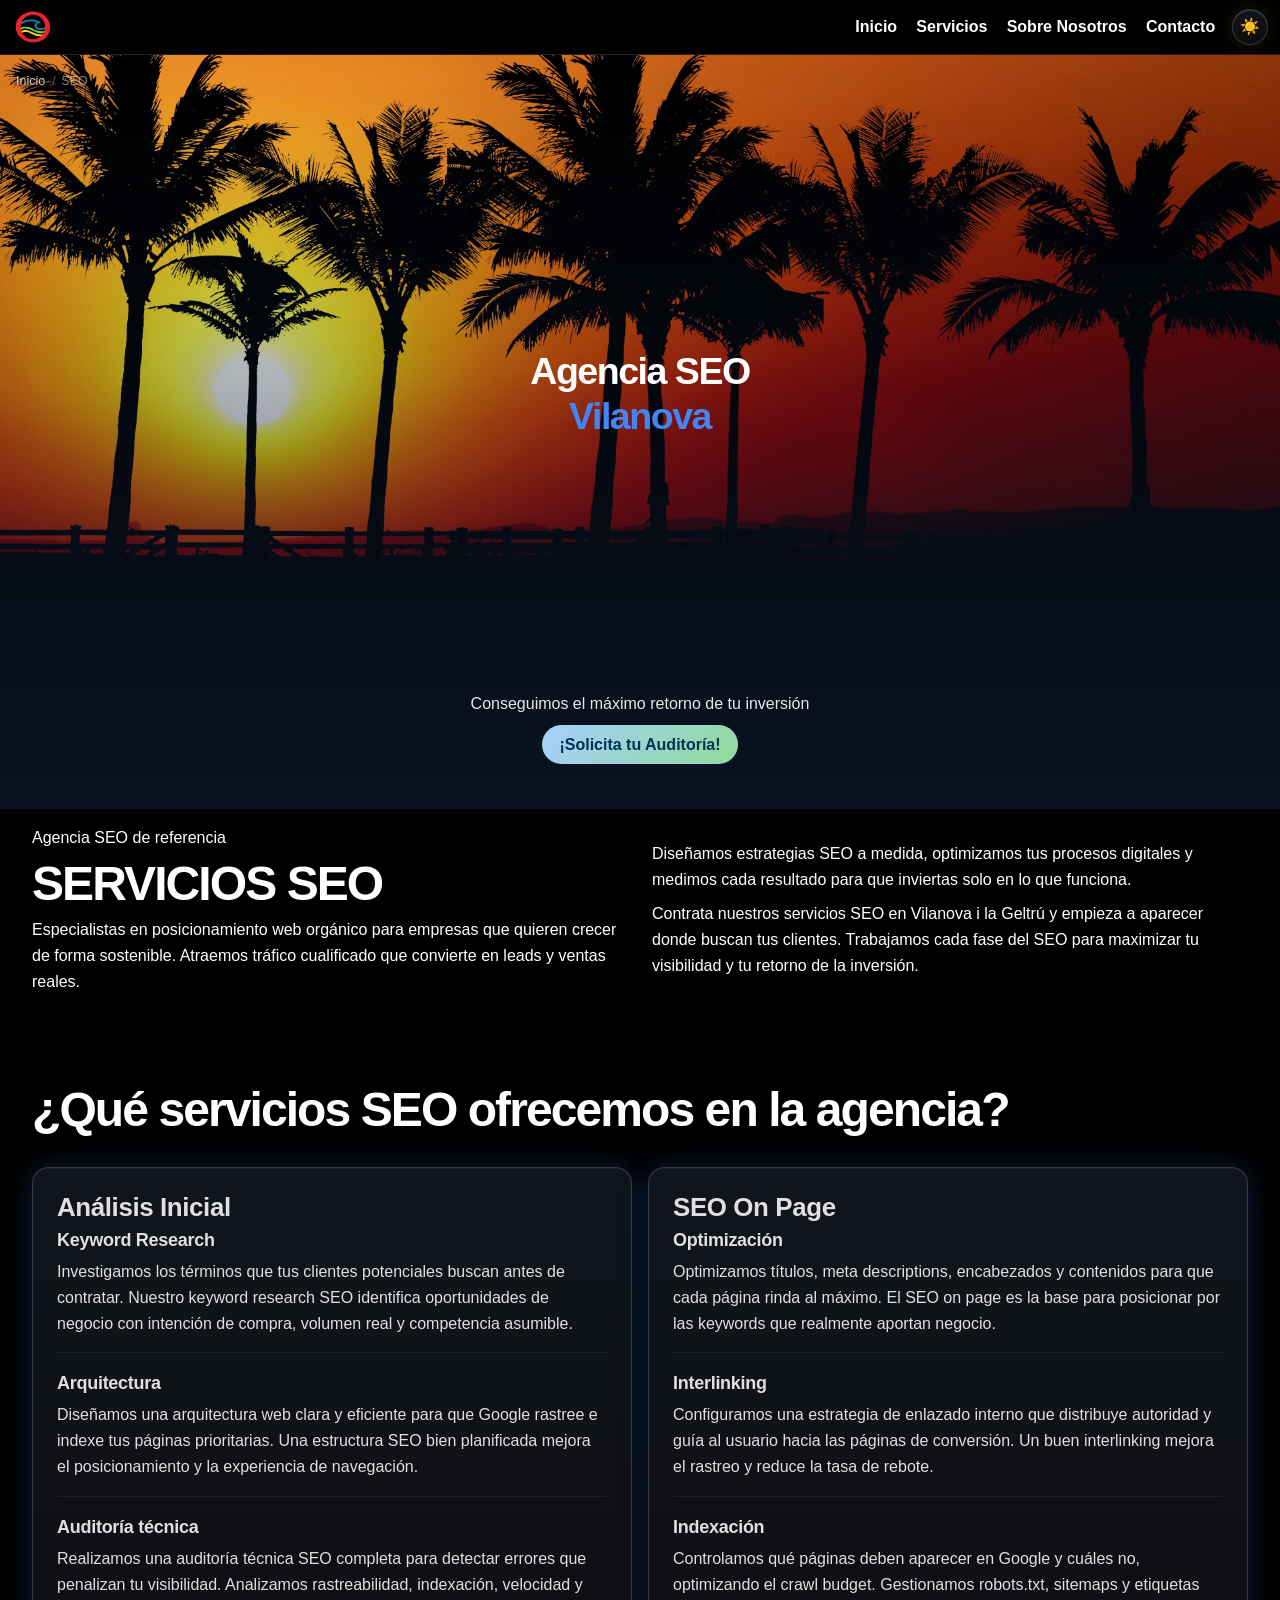
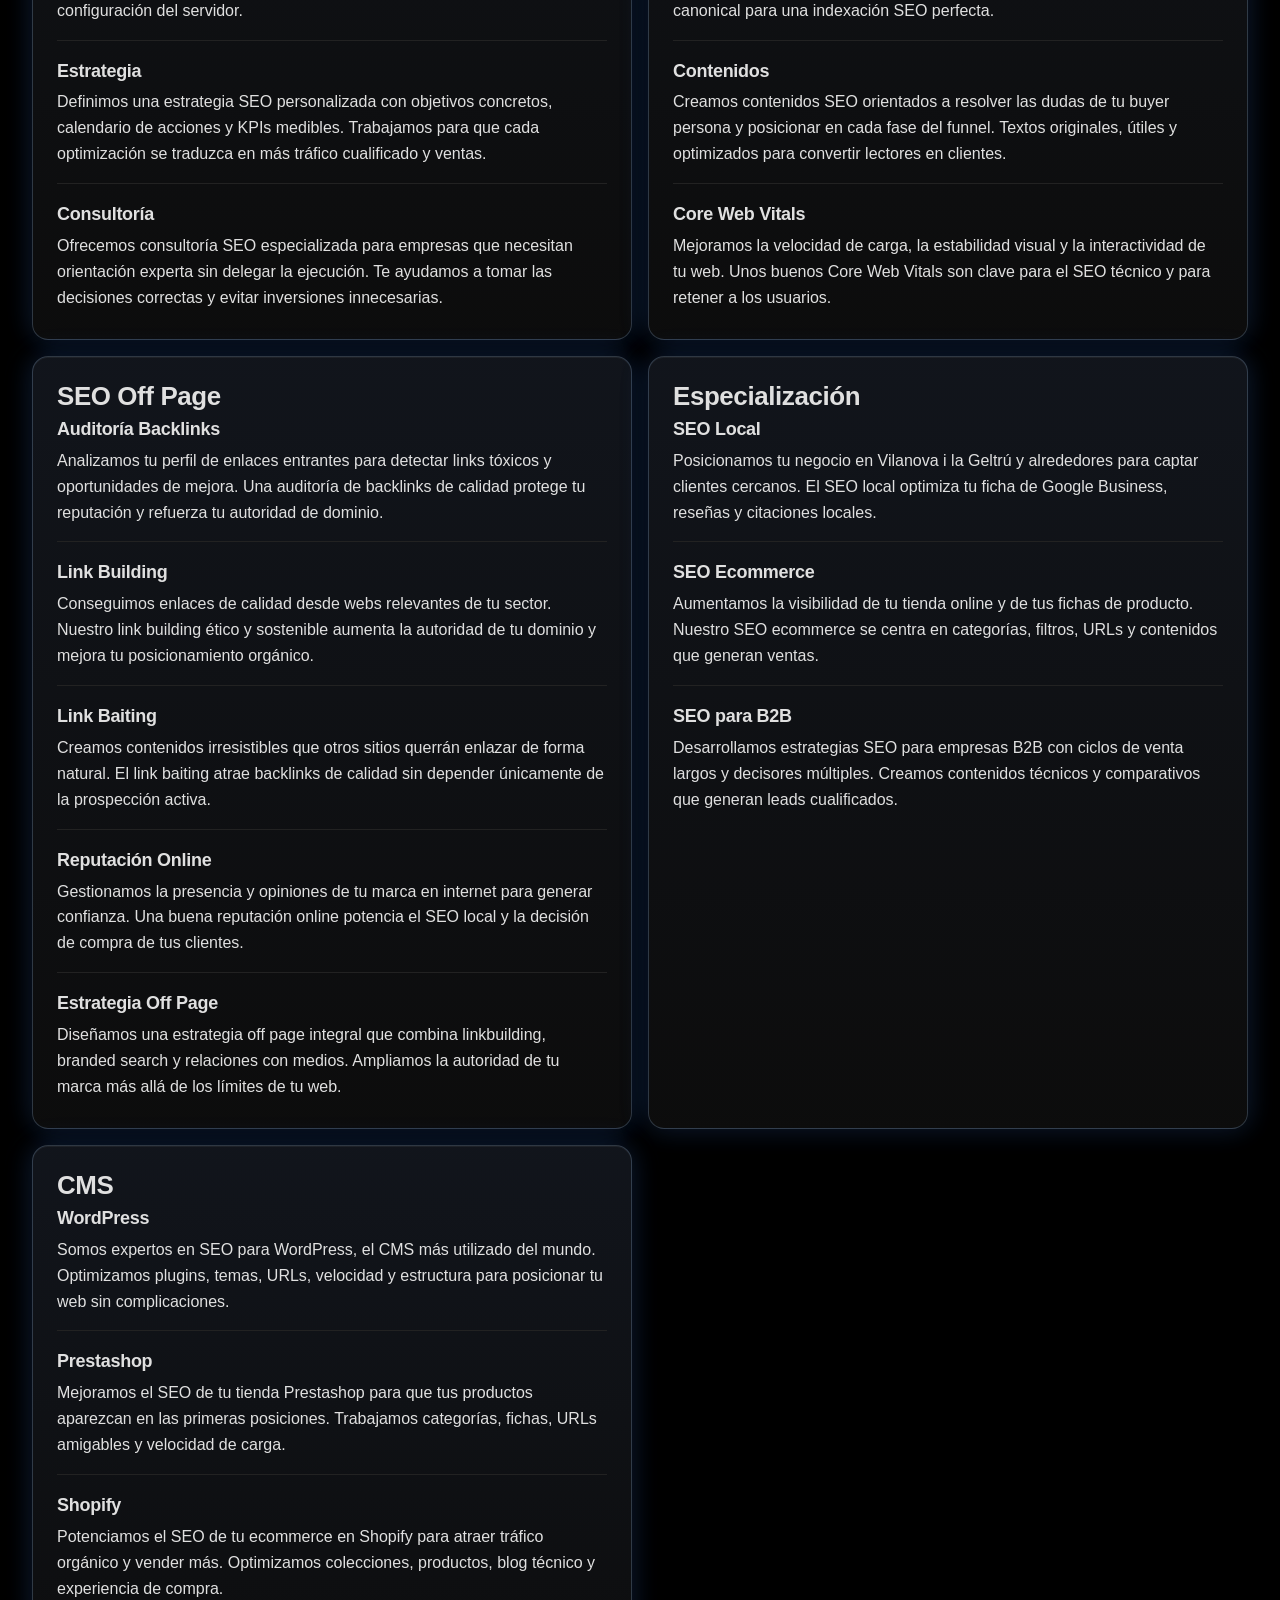
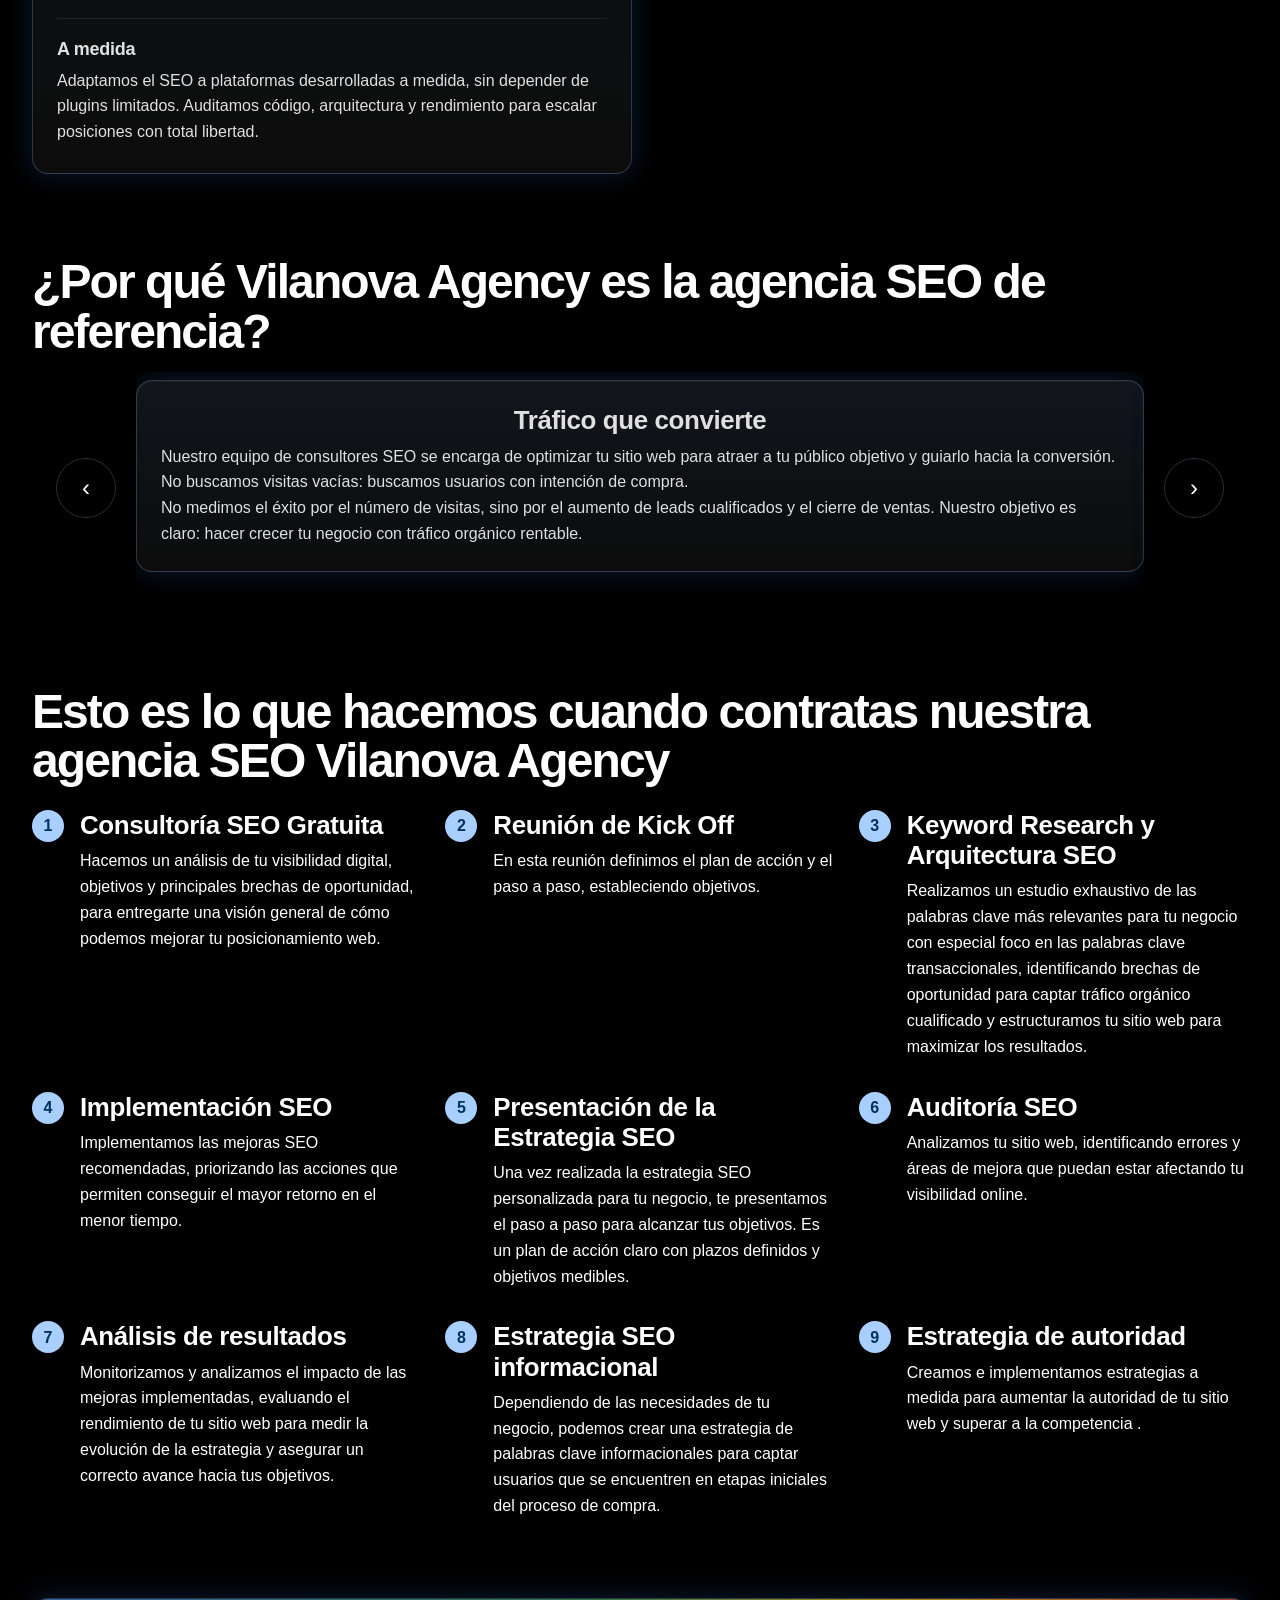
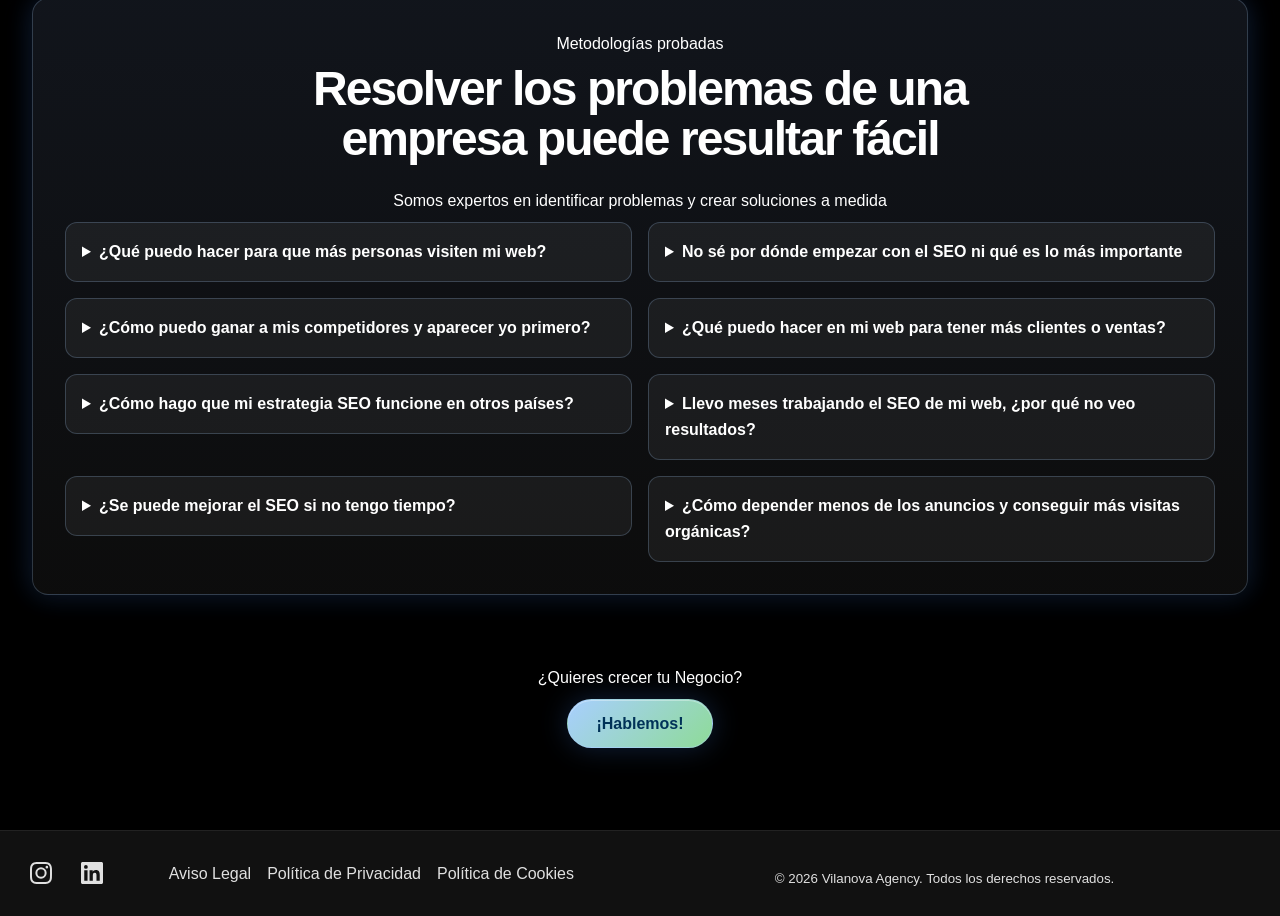
<file: seo.html>
<!DOCTYPE html>
<html lang="es" data-theme="dark">

<head>
  <meta charset="UTF-8">
  <meta name="viewport" content="width=device-width, initial-scale=1.0">
  <meta name='robots' content='index, follow, max-image-preview:large, max-snippet:-1, max-video-preview:-1' />
  <title>Agencia SEO en Vilanova i la Geltrú | Vilanova Agency</title>
  <meta name="description"
    content="Servicios SEO en Vilanova i la Geltrú para mejorar tu posicionamiento web, atraer tráfico cualificado y maximizar el retorno de la inversión." />
  <link rel="canonical" href="seo.html">
  <meta property="og:title" content="Agencia SEO en Vilanova i la Geltrú | Vilanova Agency">
  <meta property="og:description" content="Servicios SEO en Vilanova i la Geltrú para mejorar tu posicionamiento web, atraer tráfico cualificado y maximizar el retorno de la inversión.">
  <meta property="og:type" content="website">
  <meta property="og:site_name" content="Vilanova Agency">
  <meta property="og:url" content="seo.html">
  <meta property="og:image" content="assets/img/layout/og-image.png">
  <meta name="twitter:card" content="summary">
  <meta name="twitter:title" content="Agencia SEO en Vilanova i la Geltrú | Vilanova Agency">
  <meta name="twitter:description" content="Servicios SEO en Vilanova i la Geltrú para mejorar tu posicionamiento web, atraer tráfico cualificado y maximizar el retorno de la inversión.">
    <link rel="icon" href="assets/img/layout/favicon.svg" type="image/svg+xml">
    <link rel="icon" type="image/png" sizes="32x32" href="assets/img/layout/favicon-32x32.png">
    <link rel="icon" type="image/png" sizes="16x16" href="assets/img/layout/favicon-16x16.png">
    <link rel="apple-touch-icon" sizes="180x180" href="assets/img/layout/favicon-180x180.png"><script>(function(){try{var t=localStorage.getItem('vilanova-theme');if(t==='light'||t==='dark'){document.documentElement.setAttribute('data-theme',t);}}catch(e){}})();</script>
  <link rel="stylesheet" href="css/style.css">
    <script type="application/ld+json">
      {"@context": "https://schema.org", "@type": "BreadcrumbList", "itemListElement": [{"@type": "ListItem", "position": 1, "name": "Inicio", "item": "index.html"}, {"@type": "ListItem", "position": 2, "name": "SEO", "item": "seo.html"}]}
    </script>
</head>

<body>
  <a class="skip-link" href="#main-content">Saltar al contenido</a>
  <header>
    <a href="index.html" class="logo-link">
      <img src="assets/img/layout/favicon.svg" alt="Vilanova Agency">
    </a>
    <button type="button" class="menu-toggle menu-icon" aria-label="Abrir menú" aria-expanded="false" aria-controls="main-nav">☰</button>
    <nav id="main-nav" aria-label="Menú principal">
      <ul>
        <li><a href="index.html">Inicio</a></li>
        <li><button type="button" class="nav-toggle" aria-expanded="false" aria-haspopup="true">Servicios</button>
          <ul class="submenu">
            <li><a href="seo.html" aria-current="page">SEO</a></li>
            <li><a href="sem.html">SEM</a></li>
            <li><a href="geo-aeo.html">GEO/AEO</a></li>
            <li><a href="desarrollo-web.html">Desarrollo Web</a></li>
            <li><a href="ia-empresas.html">IA para Empresas</a></li>
          </ul>
        </li>
        <li><a href="sobre-nosotros.html">Sobre Nosotros</a></li>
        <li><a href="contacto.html">Contacto</a></li>
      </ul>
      </nav>
    <button id="theme-toggle" class="theme-toggle" aria-label="Cambiar a tema claro" type="button">☀️</button>

    </header>

  <main id="main-content" tabindex="-1">
  <section class="hero-seo">
    <nav class="breadcrumb" aria-label="Migas de pan">
      <ul>
        <li><a href="index.html">Inicio</a></li>
        <li aria-current="page">SEO</li>
      </ul>
    </nav>

    <h1 class="hero-title">Agencia SEO <span class="vng">Vilanova</span></h1>
    <p class="false-hero-title">Conseguimos el máximo retorno de tu inversión</p>
        <a href="contacto.html#formulario-contacto" class="btn hero-floating-cta">¡Solicita tu Auditoría!</a>
  </section>

  <section class="section-split">
    <div class="split-col">
      <p class="false-services-title">Agencia SEO de referencia</p>
      <h2 class="services-title">SERVICIOS SEO</h2>
      <p>Especialistas en posicionamiento web orgánico para empresas que quieren crecer de forma sostenible. Atraemos tráfico cualificado que convierte en leads y ventas reales.</p>
    </div>
    <div class="split-col">
      <p>Diseñamos estrategias SEO a medida, optimizamos tus procesos digitales y medimos cada resultado para que inviertas solo en lo que funciona.</p>
      <p>Contrata nuestros servicios SEO en Vilanova i la Geltrú y empieza a aparecer donde buscan tus clientes. Trabajamos cada fase del SEO para maximizar tu visibilidad y tu retorno de la inversión.</p>
    </div>
  </section>
  <section class="compact-heading-section">
    <h2>¿Qué servicios SEO ofrecemos en la agencia?</h2>
    <article class="card">
      <h3>Análisis Inicial</h3>
      <ul>
        <li>
          <h4>Keyword Research</h4>
          <p>Investigamos los términos que tus clientes potenciales buscan antes de contratar. Nuestro keyword research SEO identifica oportunidades de negocio con intención de compra, volumen real y competencia asumible.</p>
        </li>
        <li>
          <h4>Arquitectura</h4>
          <p>Diseñamos una arquitectura web clara y eficiente para que Google rastree e indexe tus páginas prioritarias. Una estructura SEO bien planificada mejora el posicionamiento y la experiencia de navegación.</p>
        </li>
        <li>
          <h4>Auditoría técnica</h4>
          <p>Realizamos una auditoría técnica SEO completa para detectar errores que penalizan tu visibilidad. Analizamos rastreabilidad, indexación, velocidad y configuración del servidor.</p>
        </li>
        <li>
          <h4>Estrategia</h4>
          <p>Definimos una estrategia SEO personalizada con objetivos concretos, calendario de acciones y KPIs medibles. Trabajamos para que cada optimización se traduzca en más tráfico cualificado y ventas.</p>
        </li>
        <li>
          <h4>Consultoría</h4>
          <p>Ofrecemos consultoría SEO especializada para empresas que necesitan orientación experta sin delegar la ejecución. Te ayudamos a tomar las decisiones correctas y evitar inversiones innecesarias.</p>
        </li>
      </ul>
    </article>
    <article class="card">
      <h3>SEO On Page</h3>
      <ul>
        <li>
          <h4>Optimización</h4>
          <p>Optimizamos títulos, meta descriptions, encabezados y contenidos para que cada página rinda al máximo. El SEO on page es la base para posicionar por las keywords que realmente aportan negocio.</p>
        </li>
        <li>
          <h4>Interlinking</h4>
          <p>Configuramos una estrategia de enlazado interno que distribuye autoridad y guía al usuario hacia las páginas de conversión. Un buen interlinking mejora el rastreo y reduce la tasa de rebote.</p>
        </li>
        <li>
          <h4>Indexación</h4>
          <p>Controlamos qué páginas deben aparecer en Google y cuáles no, optimizando el crawl budget. Gestionamos robots.txt, sitemaps y etiquetas canonical para una indexación SEO perfecta.</p>
        </li>
        <li>
          <h4>Contenidos</h4>
          <p>Creamos contenidos SEO orientados a resolver las dudas de tu buyer persona y posicionar en cada fase del funnel. Textos originales, útiles y optimizados para convertir lectores en clientes.</p>
        </li>
        <li>
          <h4>Core Web Vitals</h4>
          <p>Mejoramos la velocidad de carga, la estabilidad visual y la interactividad de tu web. Unos buenos Core Web Vitals son clave para el SEO técnico y para retener a los usuarios.</p>
        </li>
      </ul>
    </article>
    <article class="card">
      <h3>SEO Off Page</h3>
      <ul>
        <li>
          <h4>Auditoría Backlinks</h4>
          <p>Analizamos tu perfil de enlaces entrantes para detectar links tóxicos y oportunidades de mejora. Una auditoría de backlinks de calidad protege tu reputación y refuerza tu autoridad de dominio.</p>
        </li>
        <li>
          <h4>Link Building</h4>
          <p>Conseguimos enlaces de calidad desde webs relevantes de tu sector. Nuestro link building ético y sostenible aumenta la autoridad de tu dominio y mejora tu posicionamiento orgánico.</p>
        </li>
        <li>
          <h4>Link Baiting</h4>
          <p>Creamos contenidos irresistibles que otros sitios querrán enlazar de forma natural. El link baiting atrae backlinks de calidad sin depender únicamente de la prospección activa.</p>
        </li>
        <li>
          <h4>Reputación Online</h4>
          <p>Gestionamos la presencia y opiniones de tu marca en internet para generar confianza. Una buena reputación online potencia el SEO local y la decisión de compra de tus clientes.</p>
        </li>
        <li>
          <h4>Estrategia Off Page</h4>
          <p>Diseñamos una estrategia off page integral que combina linkbuilding, branded search y relaciones con medios. Ampliamos la autoridad de tu marca más allá de los límites de tu web.</p>
        </li>
      </ul>
    </article>
    <article class="card">
      <h3>Especialización</h3>
      <ul>
        <li>
          <h4>SEO Local</h4>
          <p>Posicionamos tu negocio en Vilanova i la Geltrú y alrededores para captar clientes cercanos. El SEO local optimiza tu ficha de Google Business, reseñas y citaciones locales.</p>
        </li>
        <li>
          <h4>SEO Ecommerce</h4>
          <p>Aumentamos la visibilidad de tu tienda online y de tus fichas de producto. Nuestro SEO ecommerce se centra en categorías, filtros, URLs y contenidos que generan ventas.</p>
        </li>
        <li>
          <h4>SEO para B2B</h4>
          <p>Desarrollamos estrategias SEO para empresas B2B con ciclos de venta largos y decisores múltiples. Creamos contenidos técnicos y comparativos que generan leads cualificados.</p>
        </li>
      </ul>
    </article>
    <article class="card">
      <h3>CMS</h3>
      <ul>
        <li>
          <h4>WordPress</h4>
          <p>Somos expertos en SEO para WordPress, el CMS más utilizado del mundo. Optimizamos plugins, temas, URLs, velocidad y estructura para posicionar tu web sin complicaciones.</p>
        </li>
        <li>
          <h4>Prestashop</h4>
          <p>Mejoramos el SEO de tu tienda Prestashop para que tus productos aparezcan en las primeras posiciones. Trabajamos categorías, fichas, URLs amigables y velocidad de carga.</p>
        </li>
        <li>
          <h4>Shopify</h4>
          <p>Potenciamos el SEO de tu ecommerce en Shopify para atraer tráfico orgánico y vender más. Optimizamos colecciones, productos, blog técnico y experiencia de compra.</p>
        </li>
        <li>
          <h4>A medida</h4>
          <p>Adaptamos el SEO a plataformas desarrolladas a medida, sin depender de plugins limitados. Auditamos código, arquitectura y rendimiento para escalar posiciones con total libertad.</p>
        </li>
      </ul>
    </article>
  </section>
  <section class="compact-heading-section slider-section" aria-roledescription="carrusel" aria-label="Por qué Vilanova Agency es la agencia SEO de referencia">
    <h2>¿Por qué Vilanova Agency es la agencia SEO de referencia?</h2>
    <div class="slider-wrapper">
      <div class="slider-track" role="list">
        <article class="card slider-slide" role="listitem" aria-label="Slide 1 de 4">
          <h3>Tráfico que convierte</h3>
          <p>Nuestro equipo de consultores SEO se encarga de optimizar tu sitio web para atraer a tu público objetivo y guiarlo hacia la conversión. No buscamos visitas vacías: buscamos usuarios con intención de compra.</p>
          <p>No medimos el éxito por el número de visitas, sino por el aumento de leads cualificados y el cierre de ventas. Nuestro objetivo es claro: hacer crecer tu negocio con tráfico orgánico rentable.</p>
        </article>

        <article class="card slider-slide" role="listitem" aria-label="Slide 2 de 4">
          <h3>Estrategias SEO a medida</h3>
          <p>El SEO de calidad va mucho más allá de comprar enlaces, publicar contenidos o sacar informes automáticos. Requiere una estrategia SEO personalizada adaptada a tu sector, competencia y objetivos comerciales.</p>
          <p>Estudiamos cada negocio y priorizamos las acciones con mayor retorno de la inversión en SEO. Cada paso está pensado para generar resultados medibles en el menor tiempo posible.</p>
        </article>

        <article class="card slider-slide" role="listitem" aria-label="Slide 3 de 4">
          <h3>Medir, analizar y mejorar</h3>
          <p>Hacemos análisis SEO en profundidad para tomar decisiones estratégicas basadas en datos reales, no en intuiciones. La medición continua nos permite ajustar la estrategia y acelerar los resultados.</p>
          <p>Optimizamos los KPIs que realmente importan: tráfico cualificado, leads, conversiones y ventas. Creamos estrategias SEO orientadas a generar un impacto directo en los resultados de tu negocio.</p>
        </article>

        <article class="card slider-slide" role="listitem" aria-label="Slide 4 de 4">
          <h3>Equipo SEO experto</h3>
          <p>Contar con un equipo SEO experto es una ventaja competitiva que marca la diferencia entre un negocio estancado y uno que crece de forma constante. Nosotros aplicamos metodología, experiencia y herramientas profesionales.</p>
          <p>Ofrecemos un servicio SEO holístico que integra técnica, contenido, autoridad y analítica. Estrategias integrales pensadas para posicionar tu web y conseguir resultados reales a largo plazo.</p>
        </article>
      </div>
      <div class="slider-controls">
        <button type="button" class="slider-btn slider-prev" aria-label="Slide anterior">‹</button>
        <button type="button" class="slider-btn slider-next" aria-label="Slide siguiente">›</button>
      </div>
    </div>
  </section>

  <section class="compact-heading-section">
    <h2>Esto es lo que hacemos cuando contratas nuestra agencia SEO Vilanova Agency</h2>
    <ol class="steps">
      <li class="li-card">
        <h3>Consultoría SEO Gratuita</h3>
        <p>Hacemos un análisis de tu visibilidad digital, objetivos y principales brechas de oportunidad, para
          entregarte una visión general de cómo podemos mejorar tu posicionamiento web.</p>
      </li>
      <li class="li-card">
        <h3>Reunión de Kick Off</h3>
        <p>En esta reunión definimos el plan de acción y el paso a paso, estableciendo objetivos.</p>
      </li>
      <li class="li-card">
        <h3>Keyword Research y Arquitectura SEO</h3>
        <p>Realizamos un estudio exhaustivo de las palabras clave más relevantes para tu negocio con especial foco en
          las palabras clave transaccionales, identificando brechas de oportunidad para captar tráfico orgánico
          cualificado y estructuramos tu sitio web para maximizar los resultados.</p>
      </li>
      <li class="li-card">
        <h3>Implementación SEO</h3>
        <p>Implementamos las mejoras SEO recomendadas, priorizando las acciones que permiten conseguir el mayor retorno
          en el menor tiempo.</p>
      </li>
      <li class="li-card">
        <h3>Presentación de la Estrategia SEO</h3>
        <p>Una vez realizada la estrategia SEO personalizada para tu negocio, te presentamos el paso a paso para
          alcanzar tus objetivos. Es un plan de acción claro con plazos definidos y objetivos medibles.</p>
      </li>
      <li class="li-card">
        <h3>Auditoría SEO</h3>
        <p>Analizamos tu sitio web, identificando errores y áreas de mejora que puedan estar afectando tu visibilidad
          online.</p>
      </li>
      <li class="li-card">
        <h3>Análisis de resultados</h3>
        <p>Monitorizamos y analizamos el impacto de las mejoras implementadas, evaluando el rendimiento de tu sitio web
          para medir la evolución de la estrategia y asegurar un correcto avance hacia tus objetivos.</p>
      </li>
      <li class="li-card">
        <h3>Estrategia SEO informacional</h3>
        <p>Dependiendo de las necesidades de tu negocio, podemos crear una estrategia de palabras clave informacionales
          para captar usuarios que se encuentren en etapas iniciales del proceso de compra.</p>
      </li>
      <li class="li-card">
        <h3>Estrategia de autoridad</h3>
        <p>Creamos e implementamos estrategias a medida para aumentar la autoridad de tu sitio web y superar a la
          competencia .</p>
      </li>
    </ol>
  </section>

  <section id="faqs-seo" class="faqs">
    <p>Metodologías probadas</p>
    <h2>Resolver los problemas de una empresa puede resultar fácil</h2>
    <p>Somos expertos en identificar problemas y crear soluciones a medida</p>

    <div class="faq-grid">
      <details class="faqs-card">
        <summary>¿Qué puedo hacer para que más personas visiten mi web?</summary>
        <p>Optimizar el SEO, corregir problemas y mejorar el contenido</p>
      </details>

      <details class="faqs-card">
        <summary>No sé por dónde empezar con el SEO ni qué es lo más importante</summary>
        <p>Una Auditoría SEO y una estrategia clara hacen posible un paso a paso hacia tus objetivos</p>
      </details>

      <details class="faqs-card">
        <summary>¿Cómo puedo ganar a mis competidores y aparecer yo primero?</summary>
        <p>Identificando sus fortalezas y dificultades y trabajando una estrategia integral para superarlos</p>
      </details>

      <details class="faqs-card">
        <summary>¿Qué puedo hacer en mi web para tener más clientes o ventas?</summary>
        <p>Optimizando el diseño web, mejorando el contenido y analizando</p>
      </details>

      <details class="faqs-card">
        <summary>¿Cómo hago que mi estrategia SEO funcione en otros países?</summary>
        <p>Adapta tu estrategia SEO con contenido localizado y palabras clave específicas de cada región</p>
      </details>

      <details class="faqs-card">
        <summary>Llevo meses trabajando el SEO de mi web, ¿por qué no veo resultados?</summary>
        <p>Revisa la estrategia (para identificar qué está fallando) y reajustarla</p>
      </details>

      <details class="faqs-card">
        <summary>¿Se puede mejorar el SEO si no tengo tiempo?</summary>
        <p>Si no tienes tiempo, puedes externalizarlo, En Vilanova Agency nos encargamos de la ejecución, reporting y obtención de tus objetivos</p>
      </details>

      <details class="faqs-card">
        <summary>¿Cómo depender menos de los anuncios y conseguir más visitas orgánicas?</summary>
        <p>Construyendo un sistema SEO holístico y estratégico para conseguir tráfico orgánico cualificado y disparar las conversiones haciendo efecto "bola de nieve"</p>
      </details>
    </div>
</section>

  <section data-floating-cta-stop>
    <p>¿Quieres crecer tu Negocio?</p>
    <a href="contacto.html#formulario-contacto" class="btn">¡Hablemos!</a>
  </section>

  </main>

  <footer>
    <nav aria-label="Social">
      <ul>
        <li><a href="https://instagram.com" aria-label="Instagram" target="_blank" rel="noopener noreferrer"><svg xmlns="http://www.w3.org/2000/svg" viewBox="0 0 24 24" width="22" height="22" fill="currentColor" aria-hidden="true"><path d="M12 2.163c3.204 0 3.584.012 4.85.07 3.252.148 4.771 1.691 4.919 4.919.058 1.265.069 1.645.069 4.849 0 3.205-.012 3.584-.069 4.849-.149 3.225-1.664 4.771-4.919 4.919-1.266.058-1.644.07-4.85.07-3.204 0-3.584-.012-4.849-.07-3.26-.149-4.771-1.699-4.919-4.92-.058-1.265-.07-1.644-.07-4.849 0-3.204.013-3.583.07-4.849.149-3.227 1.664-4.771 4.919-4.919 1.266-.057 1.645-.069 4.849-.069zM12 0C8.741 0 8.333.014 7.053.072 2.695.272.273 2.69.073 7.052.014 8.333 0 8.741 0 12c0 3.259.014 3.668.072 4.948.2 4.358 2.618 6.78 6.98 6.98C8.333 23.986 8.741 24 12 24c3.259 0 3.668-.014 4.948-.072 4.354-.2 6.782-2.618 6.979-6.98.059-1.28.073-1.689.073-4.948 0-3.259-.014-3.667-.072-4.947-.196-4.354-2.617-6.78-6.979-6.98C15.668.014 15.259 0 12 0zm0 5.838a6.162 6.162 0 100 12.324 6.162 6.162 0 000-12.324zM12 16a4 4 0 110-8 4 4 0 010 8zm6.406-11.845a1.44 1.44 0 100 2.881 1.44 1.44 0 000-2.881z"/></svg></a></li>
        <li><a href="https://linkedin.com" aria-label="LinkedIn" target="_blank" rel="noopener noreferrer"><svg xmlns="http://www.w3.org/2000/svg" viewBox="0 0 24 24" width="22" height="22" fill="currentColor" aria-hidden="true"><path d="M20.447 20.452h-3.554v-5.569c0-1.328-.027-3.037-1.852-3.037-1.853 0-2.136 1.445-2.136 2.939v5.667H9.351V9h3.414v1.561h.046c.477-.9 1.637-1.85 3.37-1.85 3.601 0 4.267 2.37 4.267 5.455v6.286zM5.337 7.433a2.062 2.062 0 01-2.063-2.065 2.064 2.064 0 112.063 2.065zm1.782 13.019H3.555V9h3.564v11.452zM22.225 0H1.771C.792 0 0 .774 0 1.729v20.542C0 23.227.792 24 1.771 24h20.451C23.2 24 24 23.227 24 22.271V1.729C24 .774 23.2 0 22.222 0h.003z"/></svg></a></li>
      </ul>
    </nav>
    <nav aria-label="Legal">
      <ul>
        <li><a href="aviso-legal.html">Aviso Legal</a></li>
        <li><a href="politica-privacidad.html">Política de Privacidad</a></li>
        <li><a href="politica-cookies.html">Política de Cookies</a></li>
      </ul>
    </nav>
    <p><small>&copy <span id="year"></span> Vilanova Agency. Todos los derechos reservados.</small></p>
  </footer>
  <script src="js/main.js"></script>
</body>

</html>
</file>
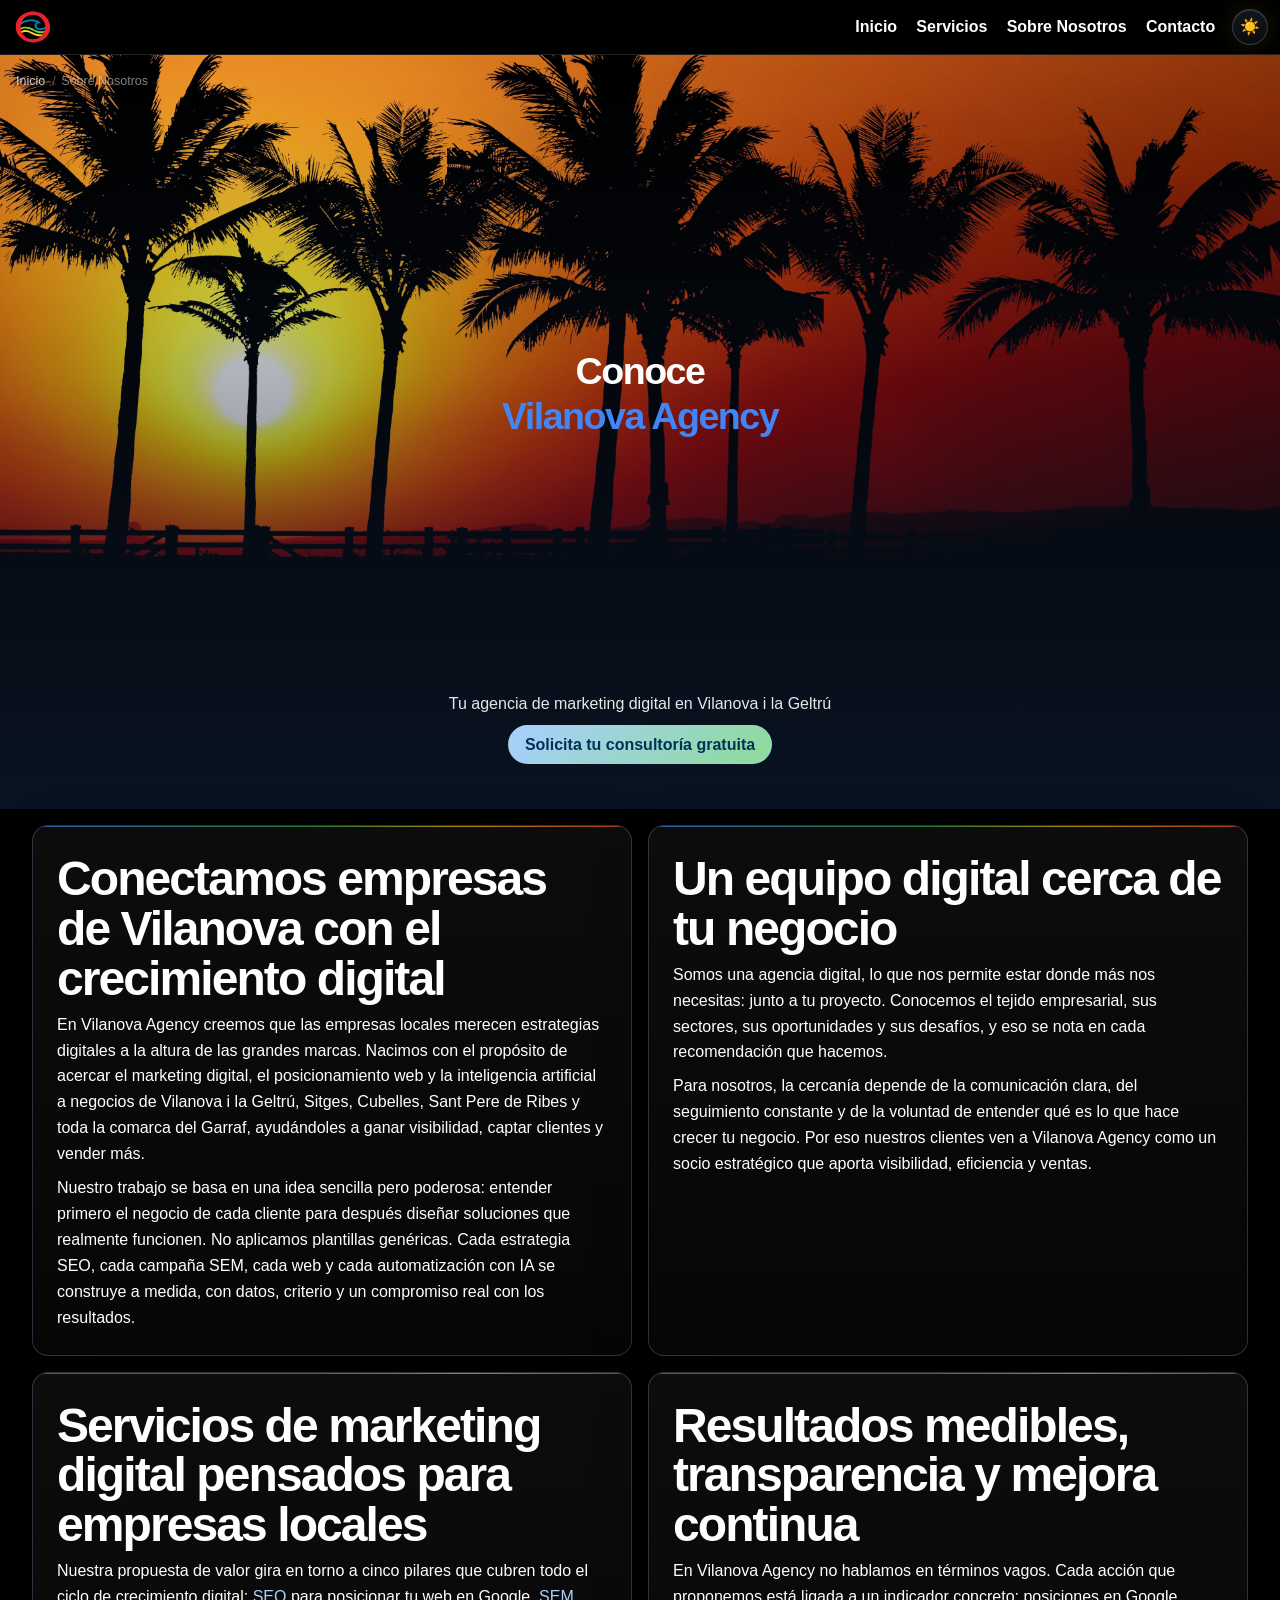
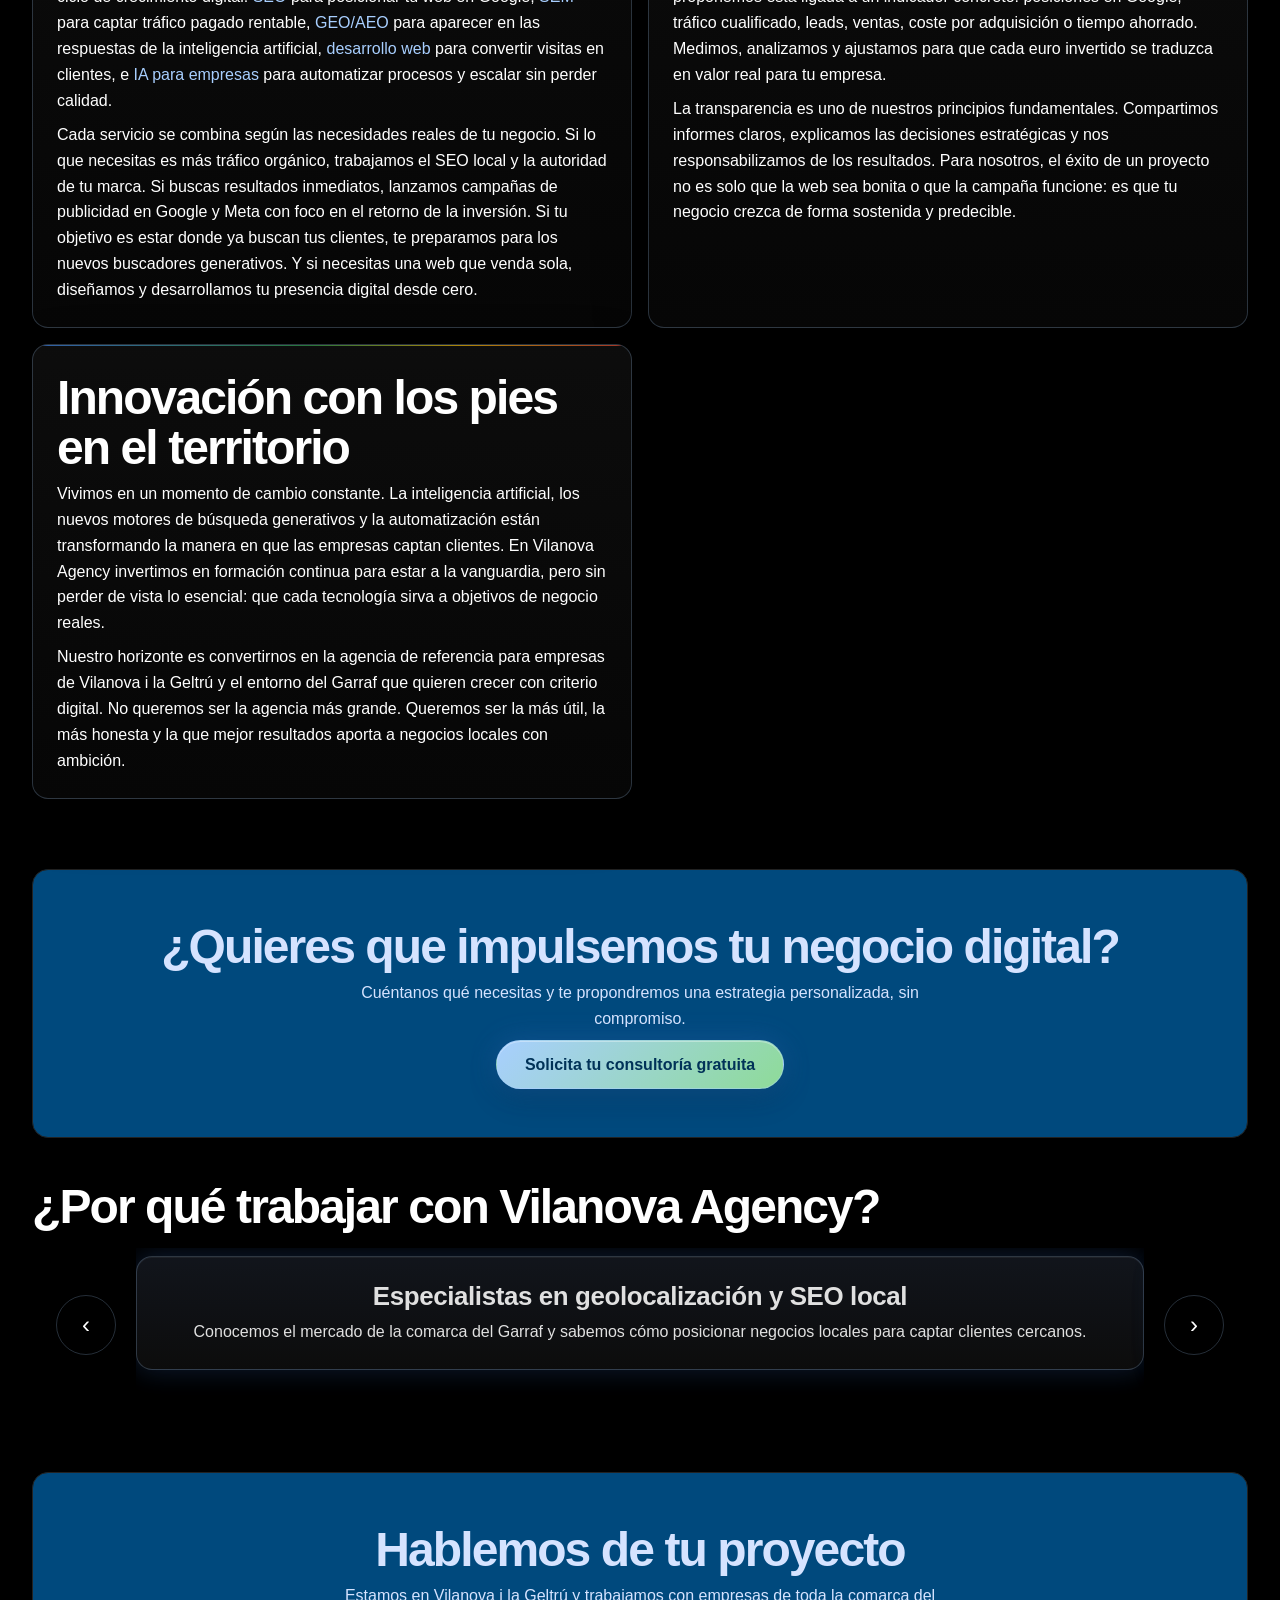
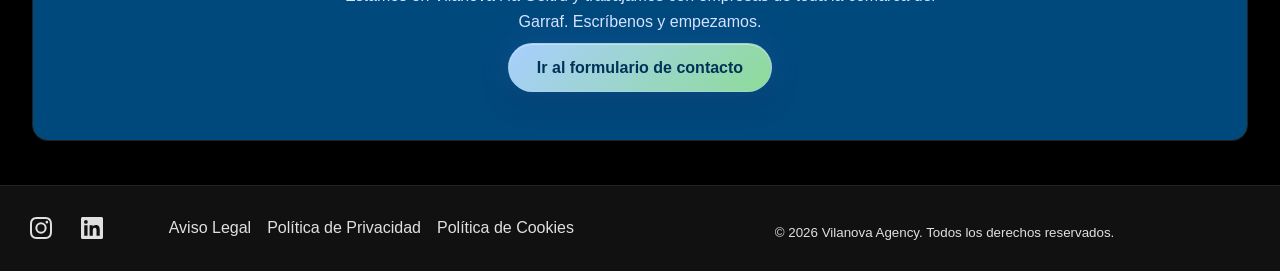
<file: sobre-nosotros.html>
<!doctype html>
<html lang="es" data-theme="dark">
  <head>
    <meta charset="UTF-8" />
    <meta name="viewport" content="width=device-width, initial-scale=1.0" />
    <meta
      name="robots"
      content="index, follow, max-image-preview:large, max-snippet:-1, max-video-preview:-1"
    />
    <title>Sobre Vilanova Agency | Agencia Digital en Vilanova</title>
    <meta
      name="description"
      content="Conoce Vilanova Agency, agencia digital en Vilanova i la Geltrú especializada en SEO, SEM, GEO/AEO, desarrollo web e IA para empresas locales."
    />
    <link rel="canonical" href="sobre-nosotros.html" />
    <meta
      property="og:title"
      content="Sobre Vilanova Agency | Agencia Digital en Vilanova"
    />
    <meta
      property="og:description"
      content="Conoce Vilanova Agency, agencia digital en Vilanova i la Geltrú especializada en SEO, SEM, GEO/AEO, desarrollo web e IA para empresas locales."
    />
    <meta property="og:type" content="website" />
    <meta property="og:site_name" content="Vilanova Agency" />
    <meta property="og:url" content="sobre-nosotros.html" />
    <meta property="og:image" content="assets/img/layout/og-image.png" />
    <meta name="twitter:card" content="summary" />
    <meta
      name="twitter:title"
      content="Sobre Vilanova Agency | Agencia Digital en Vilanova"
    />
    <meta
      name="twitter:description"
      content="Conoce Vilanova Agency, agencia digital en Vilanova i la Geltrú especializada en SEO, SEM, GEO/AEO, desarrollo web e IA para empresas locales."
    />
    <link rel="icon" href="assets/img/layout/favicon.svg" type="image/svg+xml">
    <link rel="icon" type="image/png" sizes="32x32" href="assets/img/layout/favicon-32x32.png">
    <link rel="icon" type="image/png" sizes="16x16" href="assets/img/layout/favicon-16x16.png">
    <link rel="apple-touch-icon" sizes="180x180" href="assets/img/layout/favicon-180x180.png"><script>
      (function () {
        try {
          var t = localStorage.getItem("vilanova-theme");
          if (t === "light" || t === "dark") {
            document.documentElement.setAttribute("data-theme", t);
          }
        } catch (e) {}
      })();
    </script>
    <link rel="stylesheet" href="css/style.css" />
    <script type="application/ld+json">
      {"@context": "https://schema.org", "@type": "BreadcrumbList", "itemListElement": [{"@type": "ListItem", "position": 1, "name": "Inicio", "item": "index.html"}, {"@type": "ListItem", "position": 2, "name": "Sobre Nosotros", "item": "sobre-nosotros.html"}]}
    </script>
  </head>

  <body>
    <a class="skip-link" href="#main-content">Saltar al contenido</a>
    <header>
      <a href="index.html" class="logo-link">
        <img src="assets/img/layout/favicon.svg" alt="Vilanova Agency" />
      </a>
      <button
        type="button"
        class="menu-toggle menu-icon"
        aria-label="Abrir menú"
        aria-expanded="false"
        aria-controls="main-nav"
      >
        ☰
      </button>
      <nav id="main-nav" aria-label="Menú principal">
        <ul>
          <li><a href="index.html">Inicio</a></li>
          <li>
            <button
              type="button"
              class="nav-toggle"
              aria-expanded="false"
              aria-haspopup="true"
            >
              Servicios
            </button>
            <ul class="submenu">
              <li><a href="seo.html">SEO</a></li>
              <li><a href="sem.html">SEM</a></li>
              <li><a href="geo-aeo.html">GEO/AEO</a></li>
              <li><a href="desarrollo-web.html">Desarrollo Web</a></li>
              <li><a href="ia-empresas.html">IA para Empresas</a></li>
            </ul>
          </li>
          <li>
            <a href="sobre-nosotros.html" aria-current="page">Sobre Nosotros</a>
          </li>
          <li><a href="contacto.html">Contacto</a></li>
        </ul>
      </nav>
      <button
        id="theme-toggle"
        class="theme-toggle"
        aria-label="Cambiar a tema claro"
        type="button"
      >
        ☀️
      </button>
    </header>

    <main id="main-content" tabindex="-1">
      <section class="hero-sobre-nosotros">
        <nav class="breadcrumb" aria-label="Migas de pan">
          <ul>
            <li><a href="index.html">Inicio</a></li>
            <li aria-current="page">Sobre Nosotros</li>
          </ul>
        </nav>

        <h1 class="hero-title">
          Conoce
          <span class="vng">Vilanova Agency</span>
        </h1>
        <p class="false-hero-title">
          Tu agencia de marketing digital en Vilanova i la Geltrú
        </p>
        <a href="contacto.html#formulario-contacto" class="btn hero-floating-cta"
          >Solicita tu consultoría gratuita</a
        >
      </section>

      <section class="presentacion-agencia">
        <article class="content-block">
          <h2>Conectamos empresas de Vilanova con el crecimiento digital</h2>
          <p>
            En Vilanova Agency creemos que las empresas locales merecen
            estrategias digitales a la altura de las grandes marcas. Nacimos con
            el propósito de acercar el marketing digital, el posicionamiento web
            y la inteligencia artificial a negocios de Vilanova i la Geltrú,
            Sitges, Cubelles, Sant Pere de Ribes y toda la comarca del Garraf,
            ayudándoles a ganar visibilidad, captar clientes y vender más.
          </p>
          <p>
            Nuestro trabajo se basa en una idea sencilla pero poderosa: entender
            primero el negocio de cada cliente para después diseñar soluciones
            que realmente funcionen. No aplicamos plantillas genéricas. Cada
            estrategia SEO, cada campaña SEM, cada web y cada automatización con
            IA se construye a medida, con datos, criterio y un compromiso real
            con los resultados.
          </p>
        </article>

        <article class="content-block">
          <h2>Un equipo digital cerca de tu negocio</h2>
          <p>
            Somos una agencia digital, lo que nos permite estar donde más nos
            necesitas: junto a tu proyecto. Conocemos el tejido empresarial, sus
            sectores, sus oportunidades y sus desafíos, y eso se nota en cada
            recomendación que hacemos.
          </p>
          <p>
            Para nosotros, la cercanía depende de la comunicación clara, del
            seguimiento constante y de la voluntad de entender qué es lo que
            hace crecer tu negocio. Por eso nuestros clientes ven a Vilanova
            Agency como un socio estratégico que aporta visibilidad, eficiencia
            y ventas.
          </p>
        </article>

        <article class="content-block">
          <h2>Servicios de marketing digital pensados para empresas locales</h2>
          <p>
            Nuestra propuesta de valor gira en torno a cinco pilares que cubren
            todo el ciclo de crecimiento digital:
            <a href="seo.html">SEO</a> para posicionar tu web en Google,
            <a href="sem.html">SEM</a> para captar tráfico pagado rentable,
            <a href="geo-aeo.html">GEO/AEO</a> para aparecer en las respuestas
            de la inteligencia artificial,
            <a href="desarrollo-web.html">desarrollo web</a> para convertir
            visitas en clientes, e
            <a href="ia-empresas.html">IA para empresas</a> para automatizar
            procesos y escalar sin perder calidad.
          </p>
          <p>
            Cada servicio se combina según las necesidades reales de tu negocio.
            Si lo que necesitas es más tráfico orgánico, trabajamos el SEO local
            y la autoridad de tu marca. Si buscas resultados inmediatos,
            lanzamos campañas de publicidad en Google y Meta con foco en el
            retorno de la inversión. Si tu objetivo es estar donde ya buscan tus
            clientes, te preparamos para los nuevos buscadores generativos. Y si
            necesitas una web que venda sola, diseñamos y desarrollamos tu
            presencia digital desde cero.
          </p>
        </article>

        <article class="content-block">
          <h2>Resultados medibles, transparencia y mejora continua</h2>
          <p>
            En Vilanova Agency no hablamos en términos vagos. Cada acción que
            proponemos está ligada a un indicador concreto: posiciones en
            Google, tráfico cualificado, leads, ventas, coste por adquisición o
            tiempo ahorrado. Medimos, analizamos y ajustamos para que cada euro
            invertido se traduzca en valor real para tu empresa.
          </p>
          <p>
            La transparencia es uno de nuestros principios fundamentales.
            Compartimos informes claros, explicamos las decisiones estratégicas
            y nos responsabilizamos de los resultados. Para nosotros, el éxito
            de un proyecto no es solo que la web sea bonita o que la campaña
            funcione: es que tu negocio crezca de forma sostenida y predecible.
          </p>
        </article>

        <article class="content-block">
          <h2>Innovación con los pies en el territorio</h2>
          <p>
            Vivimos en un momento de cambio constante. La inteligencia
            artificial, los nuevos motores de búsqueda generativos y la
            automatización están transformando la manera en que las empresas
            captan clientes. En Vilanova Agency invertimos en formación continua
            para estar a la vanguardia, pero sin perder de vista lo esencial:
            que cada tecnología sirva a objetivos de negocio reales.
          </p>
          <p>
            Nuestro horizonte es convertirnos en la agencia de referencia para
            empresas de Vilanova i la Geltrú y el entorno del Garraf que quieren
            crecer con criterio digital. No queremos ser la agencia más grande.
            Queremos ser la más útil, la más honesta y la que mejor resultados
            aporta a negocios locales con ambición.
          </p>
        </article>
      </section>

      <section class="cta-contacto">
        <h2>¿Quieres que impulsemos tu negocio digital?</h2>
        <p>
          Cuéntanos qué necesitas y te propondremos una estrategia
          personalizada, sin compromiso.
        </p>
        <a href="contacto.html#formulario-contacto" class="btn"
          >Solicita tu consultoría gratuita</a
        >
      </section>

      <section class="por-que-elegirnos compact-heading-section slider-section" aria-roledescription="carrusel" aria-label="¿Por qué trabajar con Vilanova Agency?">
        <h2>¿Por qué trabajar con Vilanova Agency?</h2>
        <div class="slider-wrapper">
          <div class="slider-track" role="list">
            <article class="card slider-slide" role="listitem" aria-label="Slide 1 de 4">
              <h3>Especialistas en geolocalización y SEO local</h3>
              <p class="wide">
                Conocemos el mercado de la comarca del Garraf y sabemos cómo
                posicionar negocios locales para captar clientes cercanos.
              </p>
            </article>

            <article class="card slider-slide" role="listitem" aria-label="Slide 2 de 4">
              <h3>Estrategias integradas, no servicios sueltos</h3>
              <p class="wide">
                Combinamos SEO, SEM, GEO/AEO, desarrollo web e IA según lo que tu
                empresa necesita en cada momento.
              </p>
            </article>

            <article class="card slider-slide" role="listitem" aria-label="Slide 3 de 4">
              <h3>Enfoque en resultados de negocio</h3>
              <p class="wide">
                No medimos éxitos por visitas ni likes. Medimos leads, ventas,
                rentabilidad y crecimiento real.
              </p>
            </article>

            <article class="card slider-slide" role="listitem" aria-label="Slide 4 de 4">
              <h3>Comunicación cercana y sin intermediarios</h3>
              <p class="wide">
                Trabajas directamente con especialistas que entienden tu proyecto
                y te acompañan en cada fase.
              </p>
            </article>
          </div>
          <div class="slider-controls">
            <button type="button" class="slider-btn slider-prev" aria-label="Slide anterior">‹</button>
            <button type="button" class="slider-btn slider-next" aria-label="Slide siguiente">›</button>
          </div>
        </div>
      </section>

      <section class="cta-contacto-final" data-floating-cta-stop>
        <h2>Hablemos de tu proyecto</h2>
        <p>
          Estamos en Vilanova i la Geltrú y trabajamos con empresas de toda la
          comarca del Garraf. Escríbenos y empezamos.
        </p>
        <a href="contacto.html#formulario-contacto" class="btn"
          >Ir al formulario de contacto</a
        >
      </section>
    </main>

    <footer>
      <nav aria-label="Social">
        <ul>
          <li>
            <a
              href="https://instagram.com" aria-label="Instagram"
              target="_blank"
              rel="noopener noreferrer"
              ><svg xmlns="http://www.w3.org/2000/svg" viewBox="0 0 24 24" width="22" height="22" fill="currentColor" aria-hidden="true"><path d="M12 2.163c3.204 0 3.584.012 4.85.07 3.252.148 4.771 1.691 4.919 4.919.058 1.265.069 1.645.069 4.849 0 3.205-.012 3.584-.069 4.849-.149 3.225-1.664 4.771-4.919 4.919-1.266.058-1.644.07-4.85.07-3.204 0-3.584-.012-4.849-.07-3.26-.149-4.771-1.699-4.919-4.92-.058-1.265-.07-1.644-.07-4.849 0-3.204.013-3.583.07-4.849.149-3.227 1.664-4.771 4.919-4.919 1.266-.057 1.645-.069 4.849-.069zM12 0C8.741 0 8.333.014 7.053.072 2.695.272.273 2.69.073 7.052.014 8.333 0 8.741 0 12c0 3.259.014 3.668.072 4.948.2 4.358 2.618 6.78 6.98 6.98C8.333 23.986 8.741 24 12 24c3.259 0 3.668-.014 4.948-.072 4.354-.2 6.782-2.618 6.979-6.98.059-1.28.073-1.689.073-4.948 0-3.259-.014-3.667-.072-4.947-.196-4.354-2.617-6.78-6.979-6.98C15.668.014 15.259 0 12 0zm0 5.838a6.162 6.162 0 100 12.324 6.162 6.162 0 000-12.324zM12 16a4 4 0 110-8 4 4 0 010 8zm6.406-11.845a1.44 1.44 0 100 2.881 1.44 1.44 0 000-2.881z"/></svg></a
            >
          </li>
          <li>
            <a
              href="https://linkedin.com" aria-label="LinkedIn"
              target="_blank"
              rel="noopener noreferrer"
              ><svg xmlns="http://www.w3.org/2000/svg" viewBox="0 0 24 24" width="22" height="22" fill="currentColor" aria-hidden="true"><path d="M20.447 20.452h-3.554v-5.569c0-1.328-.027-3.037-1.852-3.037-1.853 0-2.136 1.445-2.136 2.939v5.667H9.351V9h3.414v1.561h.046c.477-.9 1.637-1.85 3.37-1.85 3.601 0 4.267 2.37 4.267 5.455v6.286zM5.337 7.433a2.062 2.062 0 01-2.063-2.065 2.064 2.064 0 112.063 2.065zm1.782 13.019H3.555V9h3.564v11.452zM22.225 0H1.771C.792 0 0 .774 0 1.729v20.542C0 23.227.792 24 1.771 24h20.451C23.2 24 24 23.227 24 22.271V1.729C24 .774 23.2 0 22.222 0h.003z"/></svg></a
            >
          </li>
        </ul>
      </nav>
      <nav aria-label="Legal">
        <ul>
          <li><a href="aviso-legal.html">Aviso Legal</a></li>
          <li><a href="politica-privacidad.html">Política de Privacidad</a></li>
          <li><a href="politica-cookies.html">Política de Cookies</a></li>
        </ul>
      </nav>
      <p>
        <small
          >&copy <span id="year"></span> Vilanova Agency. Todos los derechos
          reservados.</small
        >
      </p>
    </footer>
    <script src="js/main.js"></script>
  </body>
</html>
</file>
<file: css/style.css>
/* ==========================================
   VILANOVA AGENCY - SISTEMA DE DISEÑO
   Basado en Material Design 3 y la identidad
   cuatricromática de la marca.
   ========================================== */

/* ---------- 1. RESET Y BASE ---------- */
*,
*::before,
*::after {
	box-sizing: border-box;
	margin: 0;
	padding: 0;
}

html {
	scroll-behavior: smooth;
	font-size: 16px;
	overflow-y: scroll;
}

body {
	font-family: "Segoe UI", Roboto, Helvetica, Arial, sans-serif;
	line-height: 1.62;
	background-color: var(--sys-color-surface);
	color: var(--sys-color-on-surface);
	text-rendering: optimizeLegibility;
	-webkit-font-smoothing: antialiased;
	transition:
		background-color var(--sys-motion-duration) var(--sys-motion-easing),
		color var(--sys-motion-duration) var(--sys-motion-easing);
}

img {
	max-width: 100%;
	height: auto;
	display: block;
}

a {
	color: var(--sys-color-primary);
	text-decoration: none;
	text-underline-offset: 0.18em;
	transition:
		color 200ms ease,
		background-color 200ms ease,
		box-shadow 200ms ease;
}

a:hover,
a:focus {
	color: var(--sys-color-on-primary-container);
	text-decoration: underline;
}

a:focus-visible {
	outline: 3px solid var(--sys-color-tertiary);
	outline-offset: 3px;
	border-radius: var(--radius-sm);
}

/* La lectura larga queda alineada a la izquierda; los bloques promocionales centran explícitamente. */
h1,
h2,
h3,
h4,
h5,
h6,
p,
li {
	text-align: left;
}

[class^="hero-"],
.cta-contacto,
.cta-contacto-final,
footer,
section:has(> .btn):not(:has(> article.card)) {
	text-align: center;
}

/* ---------- SKIP LINK (ACCESIBILIDAD) ---------- */
.skip-link {
	position: absolute;
	top: 0;
	left: 0;
	z-index: 1000;
	margin: var(--space-sm);
	padding: 0.6rem 1rem;
	background-color: var(--sys-color-primary);
	color: var(--sys-color-on-primary);
	border-radius: var(--radius-md);
	font-weight: 600;
	transform: translateY(-150%);
	transition: transform var(--sys-motion-duration-fast) var(--sys-motion-easing);
}

.skip-link:focus {
	transform: translateY(0);
	outline: 3px solid var(--sys-color-tertiary);
	outline-offset: 2px;
}

main:focus {
	outline: none;
}

/* ---------- BOTÓN SUBIR ---------- */
.back-to-top {
	position: fixed;
	bottom: var(--space-lg);
	right: var(--space-lg);
	z-index: 200;
	width: 48px;
	height: 48px;
	display: flex;
	align-items: center;
	justify-content: center;
	background-color: var(--sys-color-primary);
	color: var(--sys-color-on-primary);
	border: none;
	border-radius: var(--radius-full);
	box-shadow: 0 4px 12px rgba(0, 0, 0, 0.25);
	cursor: pointer;
	opacity: 0;
	visibility: hidden;
	transform: translateY(16px);
	transition:
		opacity 200ms ease,
		visibility 200ms ease,
		transform 200ms ease,
		background-color 200ms ease;
}

.back-to-top.visible {
	opacity: 1;
	visibility: visible;
	transform: translateY(0);
}

.back-to-top:hover,
.back-to-top:focus {
	background-color: var(--sys-color-primary-container);
	color: var(--sys-color-on-primary-container);
}

body.floating-cta-active .back-to-top.visible {
	bottom: calc(var(--space-md) + env(safe-area-inset-bottom) + 64px);
}

/* ---------- SCROLLBAR PERSONALIZADA ---------- */
::-webkit-scrollbar {
	width: 10px;
	height: 10px;
}

::-webkit-scrollbar-track {
	background: var(--sys-color-surface-container-low);
}

::-webkit-scrollbar-thumb {
	background: var(--sys-color-primary);
	border-radius: var(--radius-sm);
	border: 2px solid var(--sys-color-surface-container-low);
}

::-webkit-scrollbar-thumb:hover {
	background: var(--sys-color-primary-container);
}

html {
	scrollbar-width: thin;
	scrollbar-color: var(--sys-color-primary)
		var(--sys-color-surface-container-low);
}

/* ---------- 2. TOKENS GLOBALES (IDENTIDAD) ---------- */
:root {
	/* Colores base de marca */
	--global-brand-blue: #4285f4;
	--global-brand-red: #ea4335;
	--global-brand-yellow: #fbbc05;
	--global-brand-green: #34a853;

	/* Paleta tonal azul */
	--global-palette-blue-0: #000000;
	--global-palette-blue-10: #001d36;
	--global-palette-blue-20: #003258;
	--global-palette-blue-30: #00497d;
	--global-palette-blue-40: #1963a4;
	--global-palette-blue-50: #3a7dc0;
	--global-palette-blue-60: #5897dd;
	--global-palette-blue-70: #77b2fa;
	--global-palette-blue-80: #a8cfff;
	--global-palette-blue-90: #d5e3ff;
	--global-palette-blue-95: #eef0ff;
	--global-palette-blue-99: #fffbff;
	--global-palette-blue-100: #ffffff;

	/* Paleta tonal verde */
	--global-palette-green-0: #000000;
	--global-palette-green-10: #00210c;
	--global-palette-green-20: #003917;
	--global-palette-green-30: #005224;
	--global-palette-green-40: #106d36;
	--global-palette-green-50: #32874d;
	--global-palette-green-60: #52a265;
	--global-palette-green-70: #70be7e;
	--global-palette-green-80: #8edb98;
	--global-palette-green-90: #b8f7c3;
	--global-palette-green-95: #c9ffd3;
	--global-palette-green-99: #f5fff3;
	--global-palette-green-100: #ffffff;

	/* Paleta tonal rojo */
	--global-palette-red-0: #000000;
	--global-palette-red-10: #410001;
	--global-palette-red-20: #680003;
	--global-palette-red-30: #930006;
	--global-palette-red-40: #ba1a1a;
	--global-palette-red-50: #dd3730;
	--global-palette-red-60: #ff5449;
	--global-palette-red-70: #ff897d;
	--global-palette-red-80: #ffb4ab;
	--global-palette-red-90: #ffdad6;
	--global-palette-red-95: #ffedea;
	--global-palette-red-99: #fffbff;
	--global-palette-red-100: #ffffff;

	/* Paleta tonal amarillo */
	--global-palette-yellow-0: #000000;
	--global-palette-yellow-10: #1f1b00;
	--global-palette-yellow-20: #363100;
	--global-palette-yellow-30: #4f4800;
	--global-palette-yellow-40: #696013;
	--global-palette-yellow-50: #84792c;
	--global-palette-yellow-60: #9f9343;
	--global-palette-yellow-70: #bbae5d;
	--global-palette-yellow-80: #d7c976;
	--global-palette-yellow-90: #f5e690;
	--global-palette-yellow-95: #fff49f;
	--global-palette-yellow-99: #fffbff;
	--global-palette-yellow-100: #ffffff;

	/* Paleta tonal neutral */
	--global-palette-neutral-0: #000000;
	--global-palette-neutral-10: #1c1b1f;
	--global-palette-neutral-20: #313033;
	--global-palette-neutral-30: #484649;
	--global-palette-neutral-40: #605d62;
	--global-palette-neutral-50: #787579;
	--global-palette-neutral-60: #939094;
	--global-palette-neutral-70: #aeaaae;
	--global-palette-neutral-80: #c9c5ca;
	--global-palette-neutral-90: #e6e1e5;
	--global-palette-neutral-95: #f4eff4;
	--global-palette-neutral-99: #fffbfe;
	--global-palette-neutral-100: #ffffff;

	/* Paleta tonal neutral-variant */
	--global-palette-neutral-variant-0: #000000;
	--global-palette-neutral-variant-10: #1d1a22;
	--global-palette-neutral-variant-20: #322f37;
	--global-palette-neutral-variant-30: #49454f;
	--global-palette-neutral-variant-40: #615d67;
	--global-palette-neutral-variant-50: #7a757f;
	--global-palette-neutral-variant-60: #948f99;
	--global-palette-neutral-variant-70: #afa9b4;
	--global-palette-neutral-variant-80: #cac4d0;
	--global-palette-neutral-variant-90: #e7e0ec;
	--global-palette-neutral-variant-95: #f5eef7;
	--global-palette-neutral-variant-99: #fffbfe;
	--global-palette-neutral-variant-100: #ffffff;

	/* Movimiento */
	--sys-motion-duration-fast: 160ms;
	--sys-motion-duration: 260ms;
	--sys-motion-duration-slow: 420ms;
	--sys-motion-easing: cubic-bezier(0.2, 0, 0, 1);
	--sys-motion-easing-emphasized: cubic-bezier(0.16, 1, 0.3, 1);

	/* Espaciado */
	--space-xs: 0.25rem;
	--space-sm: 0.5rem;
	--space-md: 1rem;
	--space-lg: 1.5rem;
	--space-xl: 2rem;
	--space-xxl: 3rem;

	/* Layout */
	--layout-max-width: 1320px;
	--layout-readable-width: 70ch;

	/* Tipografía */
	--font-title: "Segoe UI", Roboto, Helvetica, Arial, sans-serif;
	--font-body: "Segoe UI", Roboto, Helvetica, Arial, sans-serif;

	/* Bordes */
	--radius-sm: 8px;
	--radius-md: 12px;
	--radius-lg: 16px;
	--radius-xl: 28px;
	--radius-full: 100px;

	/* Superficies, bordes y elevación */
	--sys-surface-glass: rgba(17, 17, 17, 0.72);
	--sys-surface-glass-strong: rgba(20, 24, 32, 0.86);
	--sys-surface-elevated: rgba(255, 255, 255, 0.055);
	--sys-border-signal: rgba(168, 207, 255, 0.22);
	--sys-border-signal-strong: rgba(168, 207, 255, 0.38);
	--sys-gradient-signal: linear-gradient(
		135deg,
		var(--global-brand-blue),
		var(--global-brand-green) 46%,
		var(--global-brand-yellow) 72%,
		var(--global-brand-red)
	);
	--sys-gradient-primary: linear-gradient(
		135deg,
		var(--global-palette-blue-80),
		var(--global-palette-green-80)
	);
	--sys-color-on-button-gradient: var(--global-palette-blue-20);
	--sys-glow-primary: 0 0 28px rgba(66, 133, 244, 0.24);
	--sys-glow-secondary: 0 0 26px rgba(52, 168, 83, 0.18);
	--sys-glow-warm: 0 0 24px rgba(251, 188, 5, 0.12);
	--sys-command-surface: rgba(7, 10, 16, 0.68);
	--sys-command-panel: rgba(12, 16, 26, 0.84);
	--sys-signal-grid: rgba(168, 207, 255, 0.095);
	--sys-signal-grid-strong: rgba(168, 207, 255, 0.18);
	--elevation-1: 0 10px 30px rgba(0, 0, 0, 0.18);
	--elevation-2: 0 22px 58px rgba(0, 0, 0, 0.28);
	--elevation-soft: 0 18px 60px rgba(0, 0, 0, 0.2);
	--elevation-focus:
		0 0 0 3px var(--sys-color-primary-container),
		0 0 0 6px rgba(168, 207, 255, 0.18);
}

/* ---------- 3. TOKENS SEMÁNTICOS - TEMA OSCURO (POR DEFECTO) ---------- */
:root,
[data-theme="dark"] {
	--sys-color-primary: var(--global-palette-blue-80);
	--sys-color-on-primary: var(--global-palette-blue-20);
	--sys-color-primary-container: var(--global-palette-blue-30);
	--sys-color-on-primary-container: var(--global-palette-blue-90);

	--sys-color-secondary: var(--global-palette-green-80);
	--sys-color-on-secondary: var(--global-palette-green-20);
	--sys-color-secondary-container: var(--global-palette-green-30);
	--sys-color-on-secondary-container: var(--global-palette-green-90);

	--sys-color-tertiary: var(--global-palette-yellow-80);
	--sys-color-on-tertiary: var(--global-palette-yellow-20);
	--sys-color-tertiary-container: var(--global-palette-yellow-30);
	--sys-color-on-tertiary-container: var(--global-palette-yellow-90);

	--sys-color-error: var(--global-palette-red-80);
	--sys-color-on-error: var(--global-palette-red-20);
	--sys-color-error-container: var(--global-palette-red-30);
	--sys-color-on-error-container: var(--global-palette-red-90);

	--sys-color-surface: #000000;
	--sys-color-on-surface: #ffffff;
	--sys-color-surface-variant: #111111;
	--sys-color-on-surface-variant: #e0e0e0;
	--sys-color-outline: #444444;
	--sys-color-outline-variant: #222222;
}

/* ---------- 4. TOKENS SEMÁNTICOS - TEMA CLARO ---------- */
[data-theme="light"] {
	--sys-color-primary: var(--global-palette-blue-40);
	--sys-color-on-primary: var(--global-palette-blue-100);
	--sys-color-primary-container: var(--global-palette-blue-90);
	--sys-color-on-primary-container: var(--global-palette-blue-10);

	--sys-color-secondary: var(--global-palette-green-40);
	--sys-color-on-secondary: var(--global-palette-green-100);
	--sys-color-secondary-container: var(--global-palette-green-90);
	--sys-color-on-secondary-container: var(--global-palette-green-10);

	--sys-color-tertiary: var(--global-palette-yellow-40);
	--sys-color-on-tertiary: var(--global-palette-yellow-100);
	--sys-color-tertiary-container: var(--global-palette-yellow-90);
	--sys-color-on-tertiary-container: var(--global-palette-yellow-10);

	--sys-color-error: var(--global-palette-red-40);
	--sys-color-on-error: var(--global-palette-red-100);
	--sys-color-error-container: var(--global-palette-red-90);
	--sys-color-on-error-container: var(--global-palette-red-10);

	--sys-color-surface: #ffffff;
	--sys-color-on-surface: #000000;
	--sys-color-surface-variant: #f5f5f5;
	--sys-color-on-surface-variant: #333333;
	--sys-color-outline: #cccccc;
	--sys-color-outline-variant: #eeeeee;
	--sys-surface-glass: rgba(255, 255, 255, 0.78);
	--sys-surface-glass-strong: rgba(255, 255, 255, 0.92);
	--sys-surface-elevated: rgba(255, 255, 255, 0.68);
	--sys-border-signal: rgba(25, 99, 164, 0.18);
	--sys-border-signal-strong: rgba(25, 99, 164, 0.32);
	--sys-command-surface: rgba(255, 255, 255, 0.72);
	--sys-command-panel: rgba(255, 255, 255, 0.9);
	--sys-signal-grid: rgba(25, 99, 164, 0.105);
	--sys-signal-grid-strong: rgba(25, 99, 164, 0.18);
	--sys-color-on-button-gradient: var(--global-palette-blue-10);
	--sys-glow-primary: 0 0 26px rgba(66, 133, 244, 0.16);
	--sys-glow-secondary: 0 0 24px rgba(52, 168, 83, 0.12);
	--sys-glow-warm: 0 0 22px rgba(251, 188, 5, 0.1);
}

/* ---------- 5. TIPOGRAFÍA ---------- */
h1,
h2,
h3,
h4,
h5,
h6 {
	font-family: var(--font-title);
	font-weight: 750;
	line-height: 1.04;
	color: var(--sys-color-on-surface);
	letter-spacing: -0.04em;
	margin: 0 0 var(--space-sm);
	max-width: none;
}

h1 {
	font-size: clamp(2.75rem, 7vw, 5.8rem);
}
h2 {
	font-size: clamp(1.85rem, 4.2vw, 3rem);
}
h3 {
	font-size: clamp(1.25rem, 2.4vw, 1.62rem);
}
h4 {
	font-size: 1.125rem;
}

h2 {
	margin-top: var(--space-xs);
}

h3,
h4 {
	letter-spacing: -0.015em;
	line-height: 1.16;
	margin-bottom: var(--space-sm);
}

p {
	margin: 0 0 var(--space-sm);
	max-width: var(--layout-readable-width);
}

ul,
ol {
	margin-left: var(--space-lg);
	margin-bottom: var(--space-sm);
}

li {
	margin-bottom: 0.25rem;
}

section > p,
section > ul,
section > ol,
section > address,
section > table,
section > form {
	max-width: 72ch;
}

section > h1,
section > h2,
section > h3,
section > h4,
section > h5,
section > h6,
section > p,
section > ul,
section > ol,
section > address,
section > table,
section > form {
	margin-left: 0;
	margin-right: 0;
}

[class^="hero-"] > *,
.cta-contacto > *,
.cta-contacto-final > *,
section:has(> .btn):not(:has(> article.card)) > * {
	margin-left: auto;
	margin-right: auto;
}

[class^="hero-"] h1,
[class^="hero-"] h2,
[class^="hero-"] h3,
[class^="hero-"] p,
.cta-contacto h2,
.cta-contacto p,
.cta-contacto-final h2,
.cta-contacto-final p,
section:has(> .btn):not(:has(> article.card)) h2,
section:has(> .btn):not(:has(> article.card)) p {
	text-align: center;
}

/* ---------- 6. LAYOUT ---------- */
main {
	width: 100%;
	max-width: var(--layout-max-width);
	margin: 0 auto;
	padding: 0 var(--space-md) 0.5rem;
}

section {
	margin-bottom: clamp(1.25rem, 3vw, 2.5rem);
	padding: clamp(1.25rem, 3vw, 2.5rem) 0;
}

section > :last-child,
.content-block > :last-child,
.card > :last-child,
form > :last-child {
	margin-bottom: 0;
}

/* ---------- 7. HEADER Y NAVEGACIÓN (MOBILE FIRST) ---------- */
header {
	background: var(--sys-color-surface);
	border: 0;
	border-bottom: 1px solid var(--sys-color-outline-variant);
	border-radius: 0;
	padding: 0.35rem var(--space-sm);
	display: flex;
	flex-wrap: wrap;
	justify-content: space-between;
	align-items: center;
	gap: var(--space-sm);
	position: sticky;
	top: 0;
	width: 100%;
	margin: 0 auto;
	z-index: 100;
	box-shadow: none;
}

header .logo-link {
	flex: 0 0 auto;
	border-radius: var(--radius-full);
	padding: 0.1rem;
}

header .logo-link img {
	max-height: 38px;
	width: auto;
	filter: none;
}

/* Botón hamburguesa */
.menu-icon {
	display: flex;
	align-items: center;
	justify-content: center;
	width: 36px;
	height: 36px;
	background: linear-gradient(
		180deg,
		var(--sys-surface-glass-strong),
		var(--sys-surface-glass)
	);
	border: 1px solid var(--sys-border-signal);
	border-radius: var(--radius-lg);
	color: var(--sys-color-on-surface);
	font-size: 1.2rem;
	line-height: 1;
	padding: 0;
	cursor: pointer;
	order: 2;
	box-shadow:
		inset 0 1px 0 rgba(255, 255, 255, 0.12),
		var(--sys-glow-primary);
	transition:
		transform var(--sys-motion-duration) var(--sys-motion-easing),
		border-color var(--sys-motion-duration) var(--sys-motion-easing),
		box-shadow var(--sys-motion-duration) var(--sys-motion-easing);
}

.menu-icon:hover {
	background: linear-gradient(
		180deg,
		var(--sys-color-primary-container),
		var(--sys-surface-glass)
	);
	color: var(--sys-color-on-primary-container);
	transform: translateY(-1px);
	border-color: var(--sys-border-signal-strong);
}

.menu-icon:focus-visible {
	outline: 3px solid var(--sys-color-tertiary);
	outline-offset: 3px;
}

.theme-toggle {
	background: linear-gradient(
		180deg,
		var(--sys-surface-glass-strong),
		var(--sys-surface-glass)
	);
	color: var(--sys-color-on-surface);
	border: 1px solid var(--sys-border-signal);
	border-radius: var(--radius-full);
	width: 36px;
	height: 36px;
	padding: 0;
	display: flex;
	align-items: center;
	justify-content: center;
	font-size: 1rem;
	cursor: pointer;
	order: 3;
	box-shadow:
		inset 0 1px 0 rgba(255, 255, 255, 0.12),
		var(--sys-glow-warm);
	transition:
		background-color var(--sys-motion-duration) var(--sys-motion-easing),
		transform var(--sys-motion-duration) var(--sys-motion-easing),
		border-color var(--sys-motion-duration) var(--sys-motion-easing),
		box-shadow var(--sys-motion-duration) var(--sys-motion-easing);
}

.theme-toggle:hover {
	background-color: var(--sys-color-primary-container);
	transform: scale(1.05);
	border-color: var(--sys-border-signal-strong);
	box-shadow:
		inset 0 1px 0 rgba(255, 255, 255, 0.18),
		var(--sys-glow-primary),
		var(--sys-glow-warm);
}

.theme-toggle:focus-visible {
	outline: 3px solid var(--sys-color-tertiary);
	outline-offset: 3px;
}

header nav {
	display: none;
	width: 100%;
	order: 4;
}

header nav.open {
	display: block;
	background: var(--sys-color-surface);
	border: 1px solid var(--sys-border-signal);
	border-radius: var(--radius-xl);
	padding: 0.25rem;
	box-shadow: none;
}

header nav ul {
	list-style: none;
	display: flex;
	flex-direction: column;
	gap: 0.15rem;
	margin: 0;
	padding: 0.2rem 0 0;
	align-items: flex-start;
}

header nav li {
	margin: 0;
	width: 100%;
}

header nav a,
header nav .nav-toggle {
	color: var(--sys-color-on-surface);
	font-weight: 600;
	display: block;
	padding: 0.45rem 0.65rem;
	border-radius: var(--radius-full);
	position: relative;
	overflow: hidden;
	transition:
		color var(--sys-motion-duration) var(--sys-motion-easing),
		background-color var(--sys-motion-duration) var(--sys-motion-easing),
		box-shadow var(--sys-motion-duration) var(--sys-motion-easing),
		transform var(--sys-motion-duration) var(--sys-motion-easing);
}

header nav a::after,
header nav .nav-toggle::after {
	content: "";
	position: absolute;
	left: 1rem;
	right: 1rem;
	bottom: 0.4rem;
	height: 2px;
	background: var(--sys-gradient-signal);
	border-radius: var(--radius-full);
	opacity: 0;
	transform: scaleX(0.32);
	transform-origin: center;
	transition:
		opacity var(--sys-motion-duration) var(--sys-motion-easing),
		transform var(--sys-motion-duration) var(--sys-motion-easing);
}

header nav .nav-toggle {
	background: transparent;
	border: none;
	font-family: inherit;
	font-size: inherit;
	cursor: pointer;
	text-align: left;
	width: 100%;
}

header nav a:hover,
header nav a:focus-visible,
header nav .nav-toggle:hover,
header nav .nav-toggle:focus-visible {
	background-color: color-mix(
		in srgb,
		var(--sys-color-primary-container) 52%,
		transparent
	);
	color: var(--sys-color-primary);
	box-shadow:
		inset 0 0 0 1px var(--sys-border-signal),
		var(--sys-glow-primary);
	transform: translateY(-1px);
	text-decoration: none;
}

header nav a:hover::after,
header nav a:focus-visible::after,
header nav .nav-toggle:hover::after,
header nav .nav-toggle:focus-visible::after,
header nav li.open > .nav-toggle::after {
	opacity: 1;
	transform: scaleX(1);
}

header nav .nav-toggle:focus-visible {
	outline: 3px solid var(--sys-color-tertiary);
	outline-offset: 3px;
}

.submenu {
	display: none;
	flex-direction: column;
	gap: var(--space-xs);
	padding: var(--space-sm);
	margin-top: var(--space-xs);
	background: var(--sys-color-surface-variant);
	border: 1px solid var(--sys-border-signal);
	border-radius: var(--radius-lg);
	box-shadow:
		inset 0 1px 0 rgba(255, 255, 255, 0.12),
		var(--elevation-1),
		var(--sys-glow-primary);
}

.submenu a {
	font-weight: 400;
	padding: var(--space-sm);
}

/* El submenu se controla por JS (.open) o hover */
header nav li.open > .submenu,
header nav li:hover > .submenu {
	display: flex;
}

/* ---------- 8. HERO (MOBILE FIRST) ---------- */
[class^="hero-"] {
	position: relative;
	text-align: center;
	display: flex;
	flex-direction: column;
	justify-content: center;
	align-items: center;
	gap: 0.4rem;
	width: 100vw;
	margin-inline: calc(50% - 50vw);
	padding: 0.9rem max(var(--space-md), calc((100vw - var(--layout-max-width)) / 2 + var(--space-md)));
	background-color: #0b1628;
	background-image:
		linear-gradient(to bottom, transparent 0%, rgba(11, 22, 40, 0.42) 55%, rgba(11, 22, 40, 0.86) 100%),
		url('../assets/img/layout/background-hero.webp');
	background-size: auto, cover;
	background-position: center, center top;
	background-repeat: no-repeat;
	margin-bottom: 0.75rem;
	border: 0;
	border-radius: 0;
	box-shadow: none;
	overflow: visible;
}

[class^="hero-"]:not(.hero-legal):not(.hero-privacidad):not(.hero-cookies) {
	min-block-size: clamp(22.5rem, calc(60svh + 0.5rem), 35.5rem);
	padding-block: clamp(1.75rem, 4.5svh, 3.25rem);
	margin-bottom: 0;
}

.hero-title {
	font-size: clamp(1.35rem, 3.4vw, 2.35rem);
	margin-bottom: 0;
	color: #ffffff;
	max-width: min(38ch, 100%);
	text-wrap: balance;
	background: transparent;
}

.vng {
	color: var(--global-brand-blue);
	background: none;
	background-clip: border-box;
	-webkit-background-clip: border-box;
	filter: none;
}

[class^="hero-"]:not(.hero-legal):not(.hero-privacidad):not(.hero-cookies) .vng {
	display: block;
}

[class^="hero-"]:not(.hero-legal):not(.hero-privacidad):not(.hero-cookies) + section {
	padding-top: clamp(0.5rem, 1.25vw, 1rem);
	margin-top: 0;
}

.compact-heading-section {
	padding-top: clamp(0.35rem, 1vw, 0.75rem);
}

.compact-heading-section > h2,
.compact-heading-section > .section-split:first-child h2 {
	margin-top: 0;
	margin-bottom: clamp(0.75rem, 1.5vw, 1rem);
}

section:has(> .steps) > h2,
section:has(> .faq-grid) > h2,
.faqs > h2 {
	margin-bottom: clamp(1rem, 2vw, 1.5rem);
}

section:has(> .faq-grid) > p,
section:has(> .faq-grid) > h2 {
	margin-left: auto;
	margin-right: auto;
	text-align: center;
}

section:has(> .faq-grid) > p {
	max-width: var(--layout-readable-width);
}

section:has(> .faq-grid) > h2 {
	width: 100%;
	text-wrap: balance;
}

.section-eyebrow {
	margin-bottom: 0.35rem;
	color: var(--sys-color-primary);
	font-size: clamp(0.78rem, 1.2vw, 0.92rem);
	font-weight: 750;
	letter-spacing: 0.08em;
	line-height: 1.2;
	text-transform: uppercase;
}

.section-intro {
	max-width: var(--layout-readable-width);
	margin-inline: auto;
	margin-bottom: clamp(0.75rem, 1.5vw, 1rem);
	text-align: center;
}

.hero-contacto + .section-split > .split-col > section:first-child {
	padding-top: clamp(0.5rem, 1.25vw, 1rem);
	margin-top: 0;
}

.false-hero-title {
	font-size: clamp(0.85rem, 1.4vw, 1rem);
	line-height: 1.25;
	color: rgba(255, 255, 255, 0.88);
	max-width: 42rem;
	margin-bottom: 0.25rem;
	text-wrap: balance;
}

[class^="hero-"] > p,
[class^="hero-"] p {
	color: rgba(255, 255, 255, 0.9);
}

[class^="hero-"] .btn {
	position: relative;
	z-index: 1;
	padding: 9px 16px;
	box-shadow: none;
}

.hero-legal,
.hero-privacidad,
.hero-cookies {
	padding-block: clamp(2.5rem, 6svh, 4rem);
}

.hero-legal .hero-title,
.hero-privacidad .hero-title,
.hero-cookies .hero-title {
	max-width: min(15ch, 100%);
}

/* ---------- 9. MIGAS DE PAN ---------- */
.breadcrumb {
	position: absolute;
	top: var(--space-md);
	left: 0;
	right: 0;
	padding-inline: max(var(--space-md), calc((100vw - var(--layout-max-width)) / 2 + var(--space-md)));
	z-index: 2;
	text-align: left;
}

.breadcrumb ul {
	display: flex;
	flex-wrap: wrap;
	align-items: center;
	gap: 0.2rem 0.1rem;
	list-style: none;
	margin: 0;
	padding: 0;
	font-size: 0.78rem;
	font-weight: 500;
	text-shadow: 0 1px 4px rgba(0, 0, 0, 0.65);
}

.breadcrumb li {
	list-style: none;
}
.breadcrumb li + li::before {
	content: '/';
	color: rgba(255, 255, 255, 0.35);
	margin-inline: 0.35rem;
}

.breadcrumb a {
	color: rgba(255, 255, 255, 0.78);
	text-decoration: none;
	transition: color 150ms ease;
}

.breadcrumb a:hover {
	color: #ffffff;
	text-decoration: underline;
}

.breadcrumb [aria-current="page"] {
	color: rgba(255, 255, 255, 0.5);
}

/* Estado fijo al hacer scroll */
.breadcrumb--sticky {
	position: fixed;
	top: 0;
	left: 0;
	right: 0;
	z-index: 500;
	padding-block: 0.55rem;
	background: rgba(11, 22, 40, 0.88);
	backdrop-filter: blur(10px);
	-webkit-backdrop-filter: blur(10px);
	border-bottom: 1px solid var(--sys-border-signal);
	box-shadow: 0 2px 10px rgba(0, 0, 0, 0.35);
}

/* ---------- 10. BOTONES ---------- */
.btn,
button[type="submit"] {
	background: var(--sys-gradient-primary);
	color: var(--sys-color-on-button-gradient);
	border: 1px solid var(--sys-border-signal-strong);
	display: inline-block;
	padding: 14px 28px;
	border-radius: var(--radius-full);
	font-size: 1rem;
	font-weight: 750;
	line-height: 1.2;
	text-align: center;
	cursor: pointer;
	box-shadow:
		inset 0 1px 0 rgba(255, 255, 255, 0.34),
		var(--sys-glow-primary),
		var(--elevation-1);
	transition:
		transform var(--sys-motion-duration) var(--sys-motion-easing),
		box-shadow var(--sys-motion-duration) var(--sys-motion-easing),
		border-color var(--sys-motion-duration) var(--sys-motion-easing),
		filter var(--sys-motion-duration) var(--sys-motion-easing);
}

.btn:hover,
button[type="submit"]:hover {
	color: var(--sys-color-on-button-gradient);
	text-decoration: none;
	transform: translateY(-2px);
	border-color: var(--sys-color-primary);
	box-shadow:
		inset 0 1px 0 rgba(255, 255, 255, 0.42),
		var(--sys-glow-primary),
		var(--sys-glow-secondary),
		var(--elevation-2);
	filter: saturate(1.08);
}

.btn:focus-visible,
button[type="submit"]:focus-visible {
	outline: 3px solid var(--sys-color-tertiary);
	outline-offset: 3px;
}

.hero-floating-cta.is-floating {
	position: fixed;
	left: 50%;
	bottom: calc(var(--space-md) + env(safe-area-inset-bottom));
	z-index: 190;
	display: inline-flex;
	align-items: center;
	justify-content: center;
	width: min(calc(100vw - 2rem), 22rem);
	min-height: 48px;
	padding-inline: 1.25rem;
	opacity: 0;
	visibility: visible;
	pointer-events: auto;
	transform: translate(-50%, 18px);
	box-shadow:
		inset 0 1px 0 rgba(255, 255, 255, 0.34),
		var(--sys-glow-primary),
		var(--elevation-2);
	transition:
		opacity var(--sys-motion-duration) var(--sys-motion-easing),
		visibility var(--sys-motion-duration) var(--sys-motion-easing),
		transform var(--sys-motion-duration) var(--sys-motion-easing),
		box-shadow var(--sys-motion-duration) var(--sys-motion-easing),
		border-color var(--sys-motion-duration) var(--sys-motion-easing),
		filter var(--sys-motion-duration) var(--sys-motion-easing);
}

.hero-floating-cta.is-floating.is-visible {
	opacity: 1;
	transform: translate(-50%, 0);
}

.hero-floating-cta.is-floating.is-visible:hover,
.hero-floating-cta.is-floating.is-visible:focus {
	transform: translate(-50%, -2px);
}

button[type="submit"] {
	margin-top: var(--space-md);
	width: 100%;
}

/* ---------- 10. TARJETAS Y ARTÍCULOS ---------- */
.card {
	position: relative;
	overflow: hidden;
	background: linear-gradient(
		180deg,
		var(--sys-surface-glass-strong),
		var(--sys-surface-glass)
	);
	color: var(--sys-color-on-surface-variant);
	border-radius: var(--radius-lg);
	padding: var(--space-lg);
	margin-bottom: var(--space-lg);
	border: 1px solid var(--sys-border-signal);
	box-shadow:
		inset 0 1px 0 rgba(255, 255, 255, 0.055),
		var(--elevation-1),
		var(--sys-glow-primary);
	transition:
		transform var(--sys-motion-duration) var(--sys-motion-easing),
		box-shadow var(--sys-motion-duration) var(--sys-motion-easing),
		border-color var(--sys-motion-duration) var(--sys-motion-easing);
}

.content-block::before,
form::before,
.faqs::before {
	content: "";
	position: absolute;
	inset: 0 0 auto;
	height: 1px;
	background: var(--sys-gradient-signal);
	opacity: 0.68;
	pointer-events: none;
}

.card:hover {
	transform: translateY(-2px);
	border-color: var(--sys-border-signal-strong);
	box-shadow:
		inset 0 1px 0 rgba(255, 255, 255, 0.08),
		var(--elevation-2),
		var(--sys-glow-primary),
		var(--sys-glow-secondary);
}

.card h3,
.card h4 {
	color: var(--sys-color-on-surface-variant);
}

.card h2,
.card h3,
.card h4 {
	max-width: none;
}

.card h2 {
	margin-bottom: var(--space-lg);
}

.card h2 a {
	color: var(--sys-color-on-surface);
}

.card h2 a:hover,
.card h2 a:focus-visible {
	color: var(--sys-color-primary);
}

.card ul {
	list-style: none;
	margin-left: 0;
	margin-bottom: 0;
}

.card li {
	padding: var(--space-md) 0;
	border-bottom: 1px solid var(--sys-color-outline-variant);
}

.card li:first-child {
	padding-top: 0;
}

.card li:last-child {
	border-bottom: none;
	padding-bottom: 0;
}

.card p {
	color: var(--sys-color-on-surface-variant);
	margin-bottom: 0;
}

.content-block {
	position: relative;
	overflow: hidden;
	padding: clamp(1rem, 2vw, 1.5rem);
	margin-bottom: var(--space-lg);
	background: linear-gradient(
		180deg,
		var(--sys-surface-glass),
		rgba(255, 255, 255, 0.025)
	);
	border: 1px solid var(--sys-border-signal);
	border-radius: var(--radius-lg);
	box-shadow: var(--elevation-soft);
}

.content-block h2,
.content-block h3,
.content-block h4,
.content-block p,
.content-block li {
	text-align: left;
}

.content-block p,
.content-block ul,
.content-block ol {
	max-width: 72ch;
}

.ai-benefits-block {
	width: 100%;
	max-width: none;
}

.ai-benefits-block .ai-benefits-list {
	display: grid;
	grid-template-columns: 1fr;
	gap: var(--space-md);
	align-items: stretch;
	list-style: none;
	width: 100%;
	max-width: none;
	margin-left: 0;
	padding-left: 0;
}

.ai-benefits-list > li {
	position: relative;
	display: flex;
	flex-direction: column;
	justify-content: flex-start;
	gap: var(--space-xs);
	list-style: none;
	width: 100%;
	height: 100%;
	margin-bottom: 0;
	padding: var(--space-md) var(--space-md) var(--space-md) calc(var(--space-md) + 2rem);
	background: color-mix(
		in srgb,
		var(--sys-color-surface-container-low) 72%,
		transparent
	);
	border: 1px solid var(--sys-border-signal);
	border-radius: var(--radius-md);
}

.ai-benefits-list > li::marker {
	content: "";
}

.ai-benefits-list > li::before {
	content: "✓";
	position: absolute;
	top: var(--space-md);
	left: var(--space-md);
	display: inline-flex;
	align-items: center;
	justify-content: center;
	width: 1.35rem;
	height: 1.35rem;
	background: color-mix(in srgb, var(--global-brand-green) 18%, transparent);
	border: 1px solid color-mix(in srgb, var(--global-brand-green) 58%, transparent);
	border-radius: var(--radius-full);
	color: var(--global-brand-green);
	font-size: 0.9rem;
	font-weight: 800;
	line-height: 1;
	box-shadow: 0 0 18px color-mix(in srgb, var(--global-brand-green) 18%, transparent);
}

.ai-benefits-list > li h3,
.ai-benefits-list > li p {
	width: 100%;
	max-width: none;
}

@media (min-width: 900px) {
	.ai-benefits-block .ai-benefits-list {
		grid-template-columns: repeat(2, minmax(0, 1fr));
		grid-auto-rows: 1fr;
	}
}

/* ---------- SLIDER / CARRUSEL DE TARJETAS ---------- */
.slider-section {
	overflow: hidden;
}

.slider-wrapper {
	position: relative;
	width: 100%;
	padding: 0 calc(52px + var(--space-md));
}

.slider-track {
	display: flex;
	gap: var(--space-md);
	overflow-x: hidden;
	scroll-behavior: smooth;
	scroll-snap-type: x mandatory;
	-webkit-overflow-scrolling: touch;
	padding: var(--space-sm) 0;
}

.slider-slide {
	flex: 0 0 100%;
	min-width: 0;
	max-width: none;
	scroll-snap-align: start;
	scroll-snap-stop: always;
}

.slider-slide h3 {
	text-align: center;
	max-width: none;
}

.slider-slide p {
	max-width: none;
}

.por-que-elegirnos .slider-slide p {
	text-align: center;
}

.slider-controls {
	position: absolute;
	top: 50%;
	left: var(--space-sm);
	right: var(--space-sm);
	display: flex;
	justify-content: space-between;
	align-items: center;
	pointer-events: none;
	transform: translateY(-50%);
	z-index: 10;
}

.slider-btn {
	width: 44px;
	height: 44px;
	display: inline-flex;
	align-items: center;
	justify-content: center;
	border: 1px solid var(--sys-border-signal);
	border-radius: var(--radius-full);
	background: var(--sys-color-surface-container-low);
	color: var(--sys-color-on-surface);
	font-size: 1.5rem;
	line-height: 1;
	cursor: pointer;
	pointer-events: auto;
	transition:
		background-color 200ms ease,
		color 200ms ease,
		transform 200ms ease,
		box-shadow 200ms ease;
}

.slider-btn:hover,
.slider-btn:focus-visible {
	background: var(--sys-color-primary-container);
	color: var(--sys-color-on-primary-container);
	transform: translateY(-2px);
	box-shadow: var(--sys-glow-primary);
	outline: 3px solid var(--sys-color-tertiary);
	outline-offset: 2px;
}

@media (min-width: 900px) {
	.slider-wrapper {
		padding: 0 calc(64px + var(--space-lg));
	}

	.slider-controls {
		left: var(--space-md);
		right: var(--space-md);
	}

	.slider-btn {
		width: 52px;
		height: 52px;
	}
}

@media (min-width: 1200px) {
	.slider-wrapper {
		padding: 0 calc(72px + var(--space-xl));
	}

	.slider-controls {
		left: var(--space-lg);
		right: var(--space-lg);
	}

	.slider-btn {
		width: 60px;
		height: 60px;
	}
}

@media (prefers-reduced-motion: reduce) {
	.slider-track {
		scroll-behavior: auto;
	}
}

/* ---------- 11. LISTAS DE PROCESOS ---------- */
ol {
	list-style: none;
	margin-left: 0;
	counter-reset: paso;
}

ol li {
	position: relative;
	padding-left: 3rem;
	margin-bottom: var(--space-lg);
}

ol li::before {
	counter-increment: paso;
	content: counter(paso);
	position: absolute;
	left: 0;
	top: 0;
	width: 2rem;
	height: 2rem;
	background-color: var(--sys-color-primary);
	color: var(--sys-color-on-primary);
	border-radius: 50%;
	display: flex;
	align-items: center;
	justify-content: center;
	font-weight: 700;
}

/* ---------- 12. FORMULARIOS ---------- */
form {
	position: relative;
	overflow: hidden;
	background: linear-gradient(
		180deg,
		var(--sys-surface-glass-strong),
		var(--sys-surface-glass)
	);
	padding: var(--space-xl);
	border-radius: var(--radius-lg);
	border: 1px solid var(--sys-border-signal);
	box-shadow: var(--elevation-1), var(--sys-glow-primary);
}

label {
	display: block;
	margin-bottom: 0.4rem;
	font-weight: 600;
	color: var(--sys-color-on-surface-variant);
}

input[type="text"],
input[type="email"],
input[type="tel"],
input[type="url"],
select,
textarea {
	width: 100%;
	padding: 0.85rem 1rem;
	margin-bottom: var(--space-sm);
	border: 1px solid var(--sys-color-outline);
	border-radius: var(--radius-md);
	background-color: color-mix(
		in srgb,
		var(--sys-color-surface) 84%,
		transparent
	);
	color: var(--sys-color-on-surface);
	font-family: inherit;
	font-size: 1rem;
	transition:
		border-color var(--sys-motion-duration) var(--sys-motion-easing),
		box-shadow var(--sys-motion-duration) var(--sys-motion-easing),
		background-color var(--sys-motion-duration) var(--sys-motion-easing);
}

input[aria-invalid="true"],
textarea[aria-invalid="true"] {
	border-color: var(--sys-color-error);
}

input[aria-invalid="true"]:focus,
textarea[aria-invalid="true"]:focus {
	border-color: var(--sys-color-error);
	box-shadow: 0 0 0 3px var(--sys-color-error-container);
}

input:focus-visible,
select:focus-visible,
textarea:focus-visible {
	outline: none;
	border-color: var(--sys-color-primary);
	box-shadow: var(--elevation-focus);
}

textarea {
	resize: vertical;
	min-height: 120px;
}

input[type="checkbox"] {
	margin-right: var(--space-sm);
	margin-top: 0.2em;
	accent-color: var(--sys-color-primary);
}

label:has(input[type="checkbox"]) {
	display: flex;
	align-items: flex-start;
	font-weight: 400;
	line-height: 1.5;
	margin-top: var(--space-sm);
}

.privacy-field:has(input[aria-invalid="true"]) {
	color: var(--sys-color-error);
}

.form-error {
	min-height: 1.4em;
	margin-top: 0;
	margin-bottom: var(--space-md);
	color: var(--sys-color-error);
	font-size: 0.9rem;
	text-align: left;
}

.form-static-note {
	margin-bottom: var(--space-lg);
	color: var(--sys-color-on-surface-variant);
	font-size: 0.95rem;
}

/* ---------- 13. TABLAS (LEGAL) ---------- */
table {
	width: 100%;
	border-collapse: collapse;
	margin-bottom: var(--space-xl);
	background-color: var(--sys-color-surface-variant);
	border-radius: var(--radius-md);
	overflow: hidden;
	border: 1px solid var(--sys-color-outline-variant);
}

th,
td {
	padding: var(--space-md);
	text-align: left;
	border-bottom: 1px solid var(--sys-color-outline-variant);
}

th {
	background-color: var(--sys-color-primary-container);
	color: var(--sys-color-on-primary-container);
	font-weight: 700;
}

tr:hover {
	background-color: var(--sys-color-surface);
}

/* ---------- 14. FAQS ---------- */
.faqs {
	position: relative;
	overflow: hidden;
	background: linear-gradient(
		180deg,
		var(--sys-surface-glass-strong),
		var(--sys-surface-glass)
	);
	padding: var(--space-xl);
	border-radius: var(--radius-lg);
	border: 1px solid var(--sys-border-signal);
	box-shadow: var(--elevation-1), var(--sys-glow-primary);
}

details {
	background: var(--sys-surface-elevated);
	border: 1px solid var(--sys-border-signal);
	border-radius: var(--radius-md);
	padding: var(--space-md);
	margin-bottom: var(--space-md);
	transition:
		border-color var(--sys-motion-duration) var(--sys-motion-easing),
		box-shadow var(--sys-motion-duration) var(--sys-motion-easing);
}

details[open],
details:hover {
	border-color: var(--sys-border-signal-strong);
	box-shadow: var(--sys-glow-primary);
}

details:last-child {
	margin-bottom: 0;
}

summary {
	font-weight: 700;
	cursor: pointer;
	color: var(--sys-color-on-surface);
	outline: none;
}

summary:hover {
	color: var(--sys-color-primary);
}

summary:focus-visible {
	outline: 3px solid var(--sys-color-tertiary);
	outline-offset: 3px;
	border-radius: var(--radius-sm);
}

/* ---------- 15. FOOTER (MOBILE FIRST) ---------- */
footer {
	background-color: var(--sys-color-surface-variant);
	color: var(--sys-color-on-surface-variant);
	padding: var(--space-md) var(--space-md);
	border-top: 1px solid var(--sys-color-outline-variant);
	display: flex;
	flex-direction: column;
	align-items: center;
	gap: var(--space-md);
	text-align: center;
}

footer ul {
	list-style: none;
	display: flex;
	flex-direction: row;
	flex-wrap: wrap;
	justify-content: center;
	gap: var(--space-sm);
	margin: 0;
	padding: 0;
}

footer li {
	margin: 0;
}

footer a {
	color: var(--sys-color-on-surface-variant);
}

footer a:hover {
	color: var(--sys-color-primary);
}

footer nav[aria-label="Social"] a {
	display: inline-flex;
	align-items: center;
	justify-content: center;
	padding: 0.4rem;
	border-radius: var(--radius-full);
	transition:
		background-color 200ms ease,
		color 200ms ease;
}

footer nav[aria-label="Social"] a:hover {
	background-color: color-mix(in srgb, var(--sys-color-primary-container) 45%, transparent);
	text-decoration: none;
}

footer p {
	margin: 0;
	color: var(--sys-color-on-surface-variant);
	width: 100%;
	text-align: center;
}

/* ---------- 16. CTA EXTRAS (MOBILE FIRST) ---------- */
.cta-contacto,
.cta-contacto-final {
	text-align: center;
	padding: var(--space-xxl) var(--space-md);
	background-color: var(--sys-color-primary-container);
	color: var(--sys-color-on-primary-container);
	border-radius: var(--radius-lg);
	border: 1px solid var(--sys-color-outline-variant);
}

.cta-contacto h2,
.cta-contacto-final h2 {
	color: var(--sys-color-on-primary-container);
}

/* ---------- 17. UTILIDADES ---------- */
.text-center {
	text-align: center;
}

.mt-0 {
	margin-top: 0;
}
.mb-0 {
	margin-bottom: 0;
}

/* Forzar ancho completo en elementos puntuales */
.wide {
	max-width: none;
}

/* Centrar CTAs (.btn) en secciones, columnas split y tarjetas.
   No afecta links del header ni button[type="submit"] sin .btn. */
section .btn,
.split-col .btn,
article.card .btn {
	display: block;
	width: fit-content;
	margin-inline: auto;
}

/* ---------- 18. ÁREAS RESERVADAS (LOGOS/ICONOS) ---------- */
.logo-link img,
.brand-icon {
	/* Los identificadores de marca mantienen sus colores originales */
	filter: none;
}

/* ---------- 19. GRIDS DE CONTENIDO ---------- */
.services-index-card,
.presentacion-agencia {
	display: grid;
	grid-template-columns: 1fr;
	gap: var(--space-md);
}

.services-index-card > article,
.presentacion-agencia > article {
	margin-bottom: 0;
}

.por-que-elegirnos ul {
	list-style: none;
	width: 100%;
	max-width: none;
	margin: 0;
	padding: 0;
	display: grid;
	grid-template-columns: 1fr;
	gap: var(--space-md);
}

.por-que-elegirnos li {
	margin: 0;
}

/* Grid automático para secciones con cards de servicio */
section:has(> article.card) {
	display: grid;
	grid-template-columns: 1fr;
	gap: var(--space-md);
	align-items: stretch;
}

section:has(> article.card) > *:not(article.card) {
	grid-column: 1 / -1;
}

section:has(> article.card) > article.card {
	margin-bottom: 0;
}


.hero-index + section {
	padding: 0.5rem 0 0.25rem;
	margin-top: 0;
	margin-bottom: 0.25rem;
	background: transparent;
	border: 0;
	border-radius: 0;
	box-shadow: none;
}

.hero-index + section + .services-index-card {
	margin-top: 0;
	padding-top: 0.25rem;
}

.hero-index + section > p:first-child {
	display: block;
	width: auto;
	max-width: 72ch;
	margin-bottom: 0.25rem;
	padding: 0;
	color: var(--sys-color-on-surface);
	background: none;
	border: 0;
	border-radius: 0;
	font-size: inherit;
	font-weight: inherit;
	letter-spacing: normal;
}

.hero-index + section:not(.section-split) h2 {
	font-size: clamp(2.15rem, 5vw, 4.2rem);
	max-width: 12ch;
	margin-bottom: 0.25rem;
}

.hero-index + section > p:last-child {
	color: var(--sys-color-on-surface-variant);
	font-size: clamp(1.05rem, 2vw, 1.25rem);
}

.services-index-card > .card {
	min-height: 100%;
	background: var(--sys-color-surface-container-low);
	overflow: visible;
}

.services-index-card > .card h2 {
	font-size: clamp(1.6rem, 3vw, 2.35rem);
}

.services-index-card > .card h2 a {
	display: inline-flex;
	align-items: center;
	gap: var(--space-sm);
}

/* Sección con 3 cards en paralelo */
section.cards-3-col:has(> article.card) {
	grid-template-columns: 1fr;
}

/* ---------- 20. RESPONSIVE (DESKTOP) ---------- */
@media (min-width: 900px) {
	main {
		padding: 0 var(--space-xl) 0.75rem;
	}

	section {
		margin-bottom: var(--space-xl);
	}

	/* Header desktop */
	header {
		padding: 0.4rem 0.75rem;
		flex-wrap: nowrap;
		gap: var(--space-sm);
	}

	.menu-icon {
		display: none;
	}

	header nav,
	header nav.open {
		display: flex;
		width: auto;
		order: 2;
		margin-left: auto;
		background: transparent;
		border: none;
		padding: 0;
		box-shadow: none;
	}

	header nav ul {
		display: flex;
		flex-direction: row;
		align-items: center;
		flex-wrap: nowrap;
		gap: 0.1rem;
		padding: 0;
	}

	header nav li {
		width: auto;
		position: relative;
	}

	header nav a,
	header nav .nav-toggle {
		padding: 0.42rem 0.55rem;
		width: auto;
		white-space: nowrap;
	}

	.submenu {
		display: flex;
		visibility: hidden;
		opacity: 0;
		pointer-events: none;
		transition:
			opacity 0.15s ease,
			visibility 0s linear 0.2s;
		position: absolute;
		top: calc(100% + 0.85rem);
		left: 0;
		background: var(--sys-color-surface-variant);
		border: 1px solid var(--sys-border-signal);
		border-radius: var(--radius-xl);
		padding: 0.7rem;
		min-width: 180px;
		box-shadow:
			inset 0 1px 0 rgba(255, 255, 255, 0.12),
			var(--elevation-2),
			var(--sys-glow-primary);
		flex-direction: column;
		gap: var(--space-xs);
	}

	/* Puente invisible que cubre el gap entre el botón y el submenu */
	.submenu::before {
		content: '';
		position: absolute;
		top: -0.85rem;
		left: 0;
		right: 0;
		height: 0.85rem;
	}

	header nav li.open > .submenu,
	header nav li:hover > .submenu {
		visibility: visible;
		opacity: 1;
		pointer-events: auto;
		transition:
			opacity 0.15s ease,
			visibility 0s linear 0s;
	}

	.submenu li {
		width: 100%;
	}

	.submenu a {
		display: block;
		padding: 0.75rem var(--space-md);
		border-radius: var(--radius-full);
	}

	.submenu a:hover {
		background-color: color-mix(
			in srgb,
			var(--sys-color-primary-container) 62%,
			transparent
		);
		color: var(--sys-color-on-primary-container);
	}

	/* Hero desktop */
	[class^="hero-"] {
		padding-inline: max(var(--space-xl), calc((100vw - var(--layout-max-width)) / 2 + var(--space-xl)));
		margin-bottom: 0.85rem;
	}

	[class^="hero-"]:not(.hero-legal):not(.hero-privacidad):not(.hero-cookies) {
		min-block-size: clamp(24.75rem, calc(64svh + 0.75rem), 37.75rem);
		padding-block: clamp(2rem, 5svh, 3.5rem);
		margin-bottom: 0;
	}

	.hero-index .hero-title {
		font-size: clamp(1.6rem, 3.8vw, 2.9rem);
		max-width: min(38ch, 100%);
	}

	.hero-index .false-hero-title {
		max-width: 36rem;
	}

	.hero-index + section {
		display: block;
	}

	.hero-index + section > p:first-child {
		grid-column: auto;
	}

	.hero-index + section h2 {
		grid-column: auto;
		margin-bottom: var(--space-sm);
	}

	.hero-index + section > p:last-child {
		grid-column: auto;
		grid-row: auto;
		margin-bottom: var(--space-sm);
	}

	/* Footer desktop */
	footer {
		flex-direction: row;
		flex-wrap: wrap;
		justify-content: space-between;
		align-items: center;
		padding: var(--space-lg) var(--space-lg);
		gap: var(--space-sm);
	}

	footer nav {
		flex: 0 0 auto;
	}

	footer ul {
		gap: var(--space-md);
	}

	footer p {
		flex: 0 0 100%;
		margin-top: var(--space-sm);
	}

	/* CTA desktop */
	.cta-contacto,
	.cta-contacto-final {
		padding: var(--space-xxl) var(--space-xl);
		border-radius: var(--radius-lg);
	}

	/* Grids desktop */
	.card {
		padding: var(--space-lg);
	}

	.services-index-card {
		grid-template-columns: repeat(2, 1fr);
	}

	.presentacion-agencia {
		grid-template-columns: repeat(2, 1fr);
	}

	.por-que-elegirnos ul {
		grid-template-columns: repeat(2, 1fr);
	}

	section:has(> article.card) {
		grid-template-columns: repeat(2, 1fr);
	}

	section.cards-3-col:has(> article.card) {
		grid-template-columns: repeat(3, 1fr);
	}
}

@media (min-width: 1200px) {
	h1 {
		font-size: clamp(4.5rem, 5.2vw, 6.25rem);
	}
}

@media (prefers-reduced-motion: reduce) {
	*,
	*::before,
	*::after {
		scroll-behavior: auto !important;
		animation-duration: 1ms !important;
		animation-iteration-count: 1 !important;
		transition-duration: 1ms !important;
	}
}

@media (min-width: 1024px) {
	.services-index-card {
		grid-template-columns: repeat(2, 1fr);
	}

	.por-que-elegirnos ul {
		grid-template-columns: repeat(4, 1fr);
	}
}

/* ==========================================
   21. LAYOUT HELPERS — patrones reutilizables
   ========================================== */

/* --- Patrón A — Split 50/50 --- */
/* Markup: <section class="section-split">
     <div class="split-col">…izquierda…</div>
     <div class="split-col">…derecha…</div>
   </section>
   También se puede usar con <div class="section-split"> cuando la
   sección ya tiene otro grid (p.ej. section:has(> article.card)). */
.section-split {
	display: grid;
	gap: var(--space-lg);
}

.split-col h2,
.split-col h3 {
	max-width: none;
}

@media (min-width: 900px) {
	body.floating-cta-active .back-to-top.visible {
		bottom: var(--space-lg);
	}

	.hero-floating-cta.is-floating {
		left: auto;
		right: calc(var(--space-lg) + 64px);
		bottom: var(--space-lg);
		width: auto;
		min-width: 0;
		max-width: min(22rem, calc(100vw - 10rem));
		transform: translateY(18px);
	}

	.hero-floating-cta.is-floating.is-visible {
		transform: translateY(0);
	}

	.hero-floating-cta.is-floating.is-visible:hover,
	.hero-floating-cta.is-floating.is-visible:focus {
		transform: translateY(-2px);
	}

	.section-split {
		grid-template-columns: 1fr 1fr;
		align-items: center;
	}

	.contacto-split {
		align-items: start;
	}

	/* .hero-index + section fuerza display:block en desktop; override para split */
	.hero-index + section.section-split {
		display: grid;
	}
}

/* --- Patrón B — Steps grid 3 columnas --- */
/* Markup: <ol class="steps">
     <li class="li-card">…</li>
   </ol>
   No cambiar los <li class="li-card">. El contador numérico
   (ol li::before) y padding-left se preservan en cada celda. */
.steps {
	display: grid;
	gap: var(--space-lg);
	max-width: none; /* override section > ol { max-width: 72ch } */
}

.steps > li.li-card {
	margin-bottom: 0;
}

@media (min-width: 600px) {
	.steps {
		grid-template-columns: repeat(2, 1fr);
	}
}

@media (min-width: 900px) {
	.steps {
		grid-template-columns: repeat(3, 1fr);
	}
}

/* --- Patrón C — FAQ grid 2 columnas --- */
/* Markup: envolver SOLO los <details> en
   <div class="faq-grid">…</div> (no la intro h2/p de la sección). */
.faq-grid {
	display: grid;
	gap: var(--space-md);
	align-items: start;
}

.faq-grid > details {
	margin-bottom: 0;
}

@media (min-width: 900px) {
	.faq-grid {
		grid-template-columns: repeat(2, 1fr);
	}
}

/* --- Form grid full-width 3 columnas (contacto) --- */
/* Contrato con agente HTML:
   - El form va a ANCHO COMPLETO: la sección .formulario-contacto NO va dentro
     de .contacto-aside; el intro + datos van lado a lado arriba (section-split).
   - Cada grupo (label + input/select/textarea + <p class="form-error">)
     va envuelto en <div class="form-field">.
   - Los campos de ancho completo usan <div class="form-field form-field--full">:
     nota inicial, checkbox de privacidad, botón submit.
   - El textarea de mensaje ocupa la tercera columna de la segunda fila de campos.
   - Hasta que el HTML se aplique, el form renderiza en 1 columna (grid 1fr). */
.formulario-contacto form {
	display: grid;
	grid-template-columns: 1fr;
	gap: var(--space-sm) var(--space-md);
	max-width: none;
}

@media (min-width: 600px) {
	.formulario-contacto form:has(.form-field) {
		grid-template-columns: 1fr 1fr;
	}
}

@media (min-width: 900px) {
	.formulario-contacto form:has(.form-field) {
		grid-template-columns: repeat(3, 1fr);
	}
}

.form-field {
	display: flex;
	flex-direction: column;
	min-width: 0;
}

.form-field--full {
	grid-column: 1 / -1;
}

.form-field > .form-error {
	margin-bottom: 0;
}

/* ==========================================
   22. PÁGINAS LEGALES
   Scoped bajo .legal (agente HTML agrega class="legal"
   al <main> de aviso-legal, politica-privacidad,
   politica-cookies).
   ========================================== */
.legal .content-block :is(p, ul, ol, li) {
	max-width: none;
}
.legal section > :is(p, ul, ol, address, table) {
	max-width: none;
}
</file>
